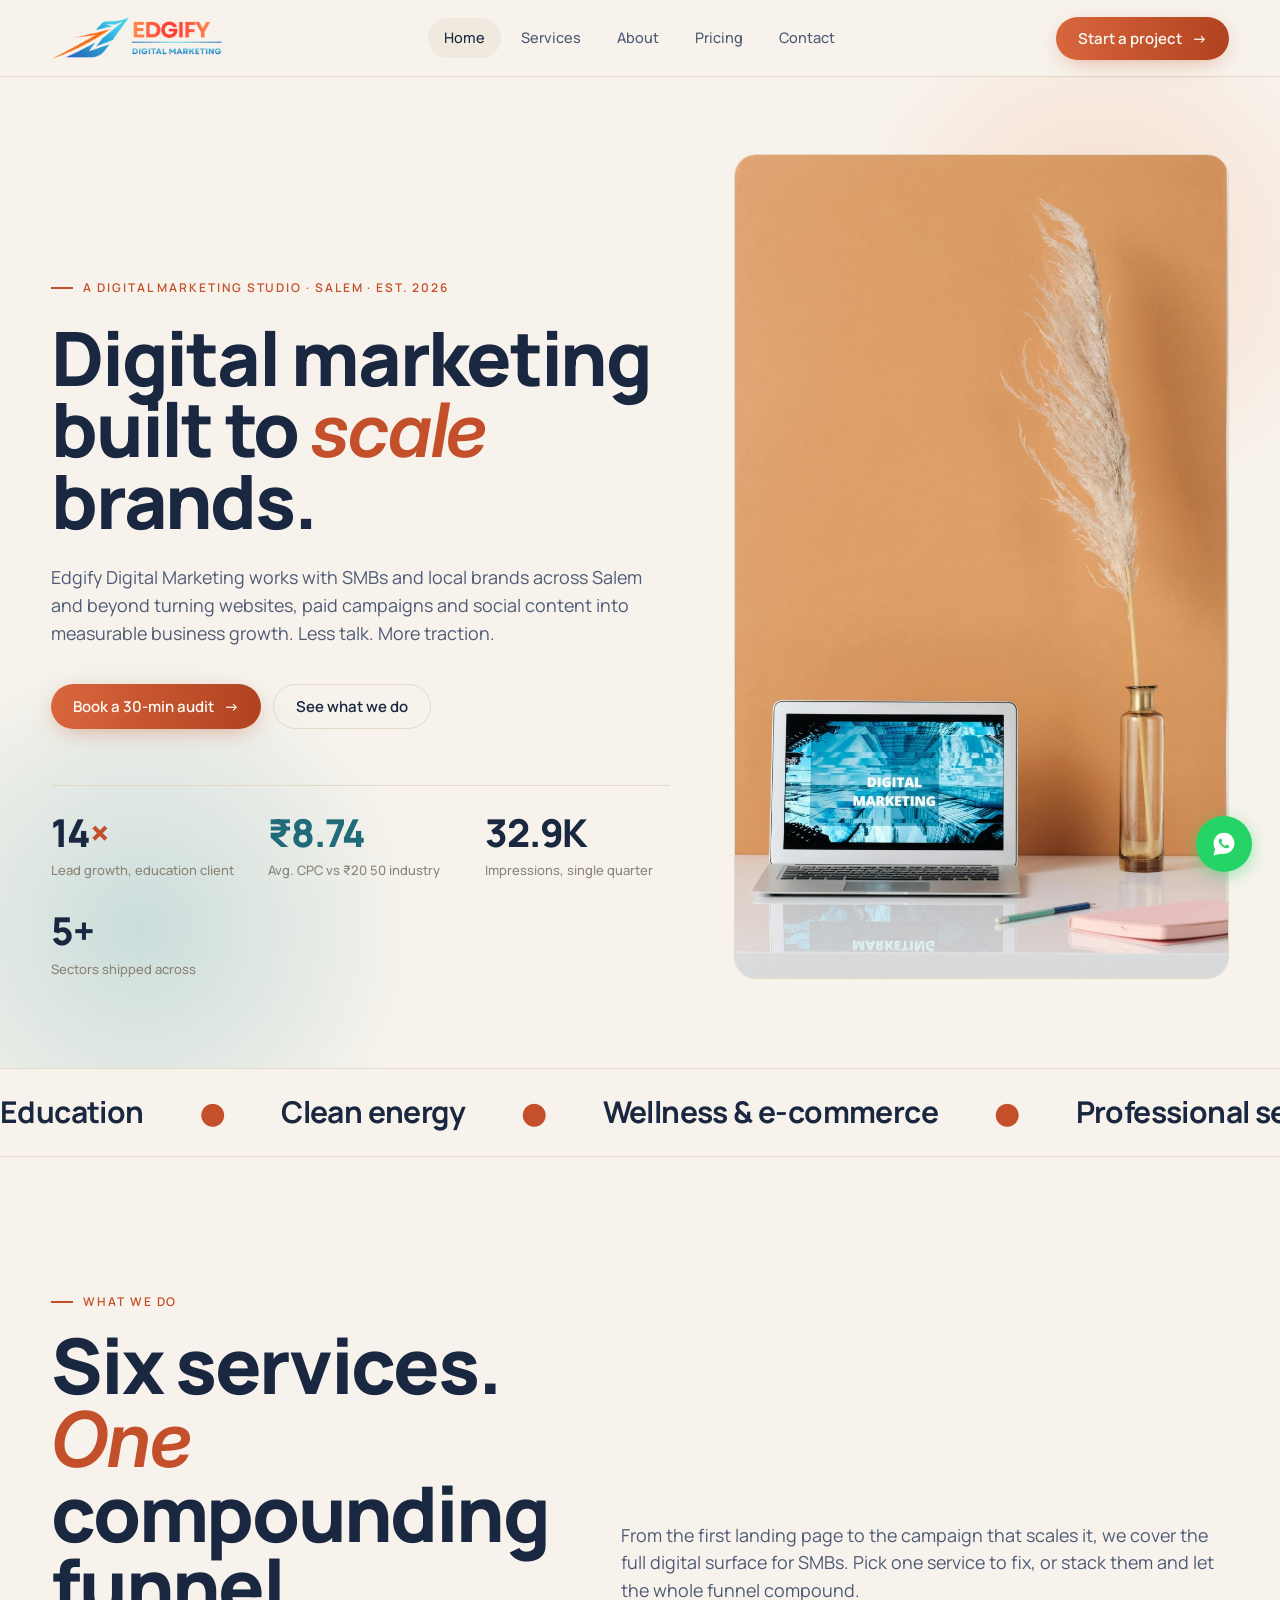
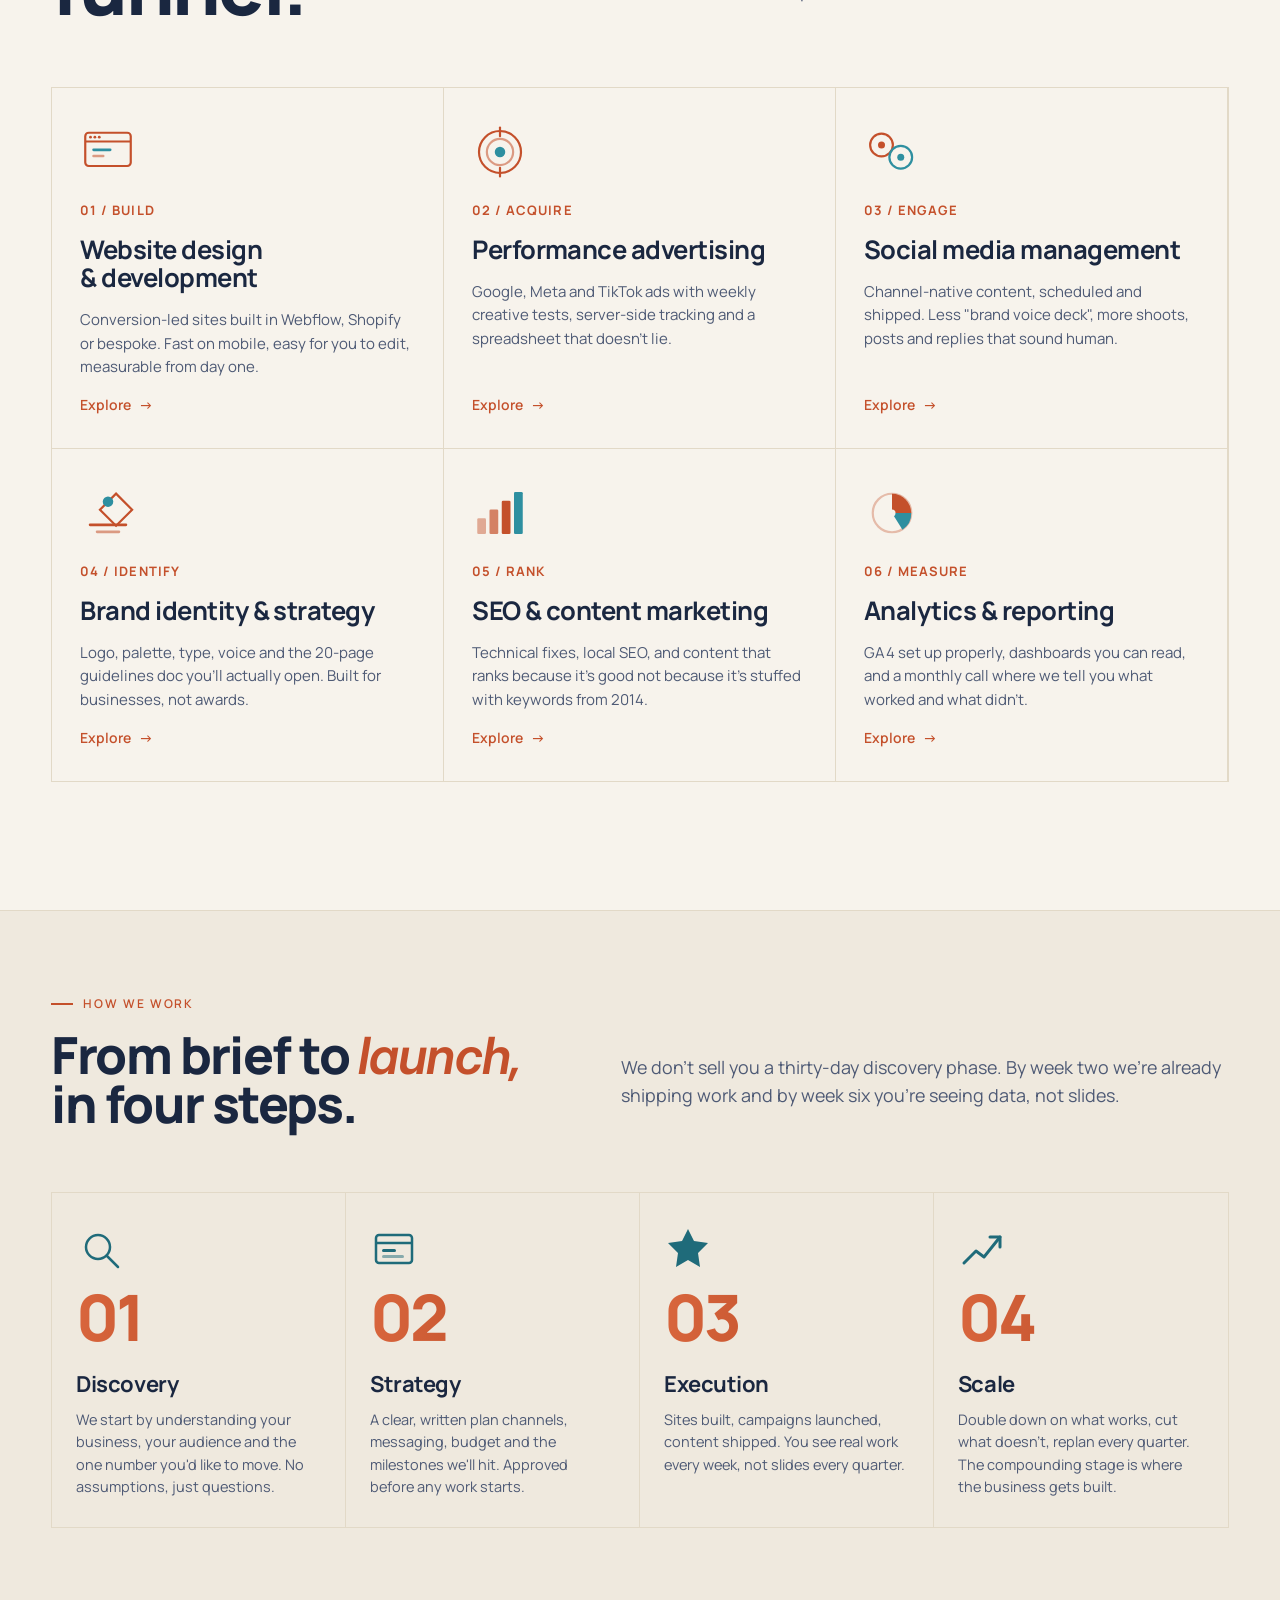
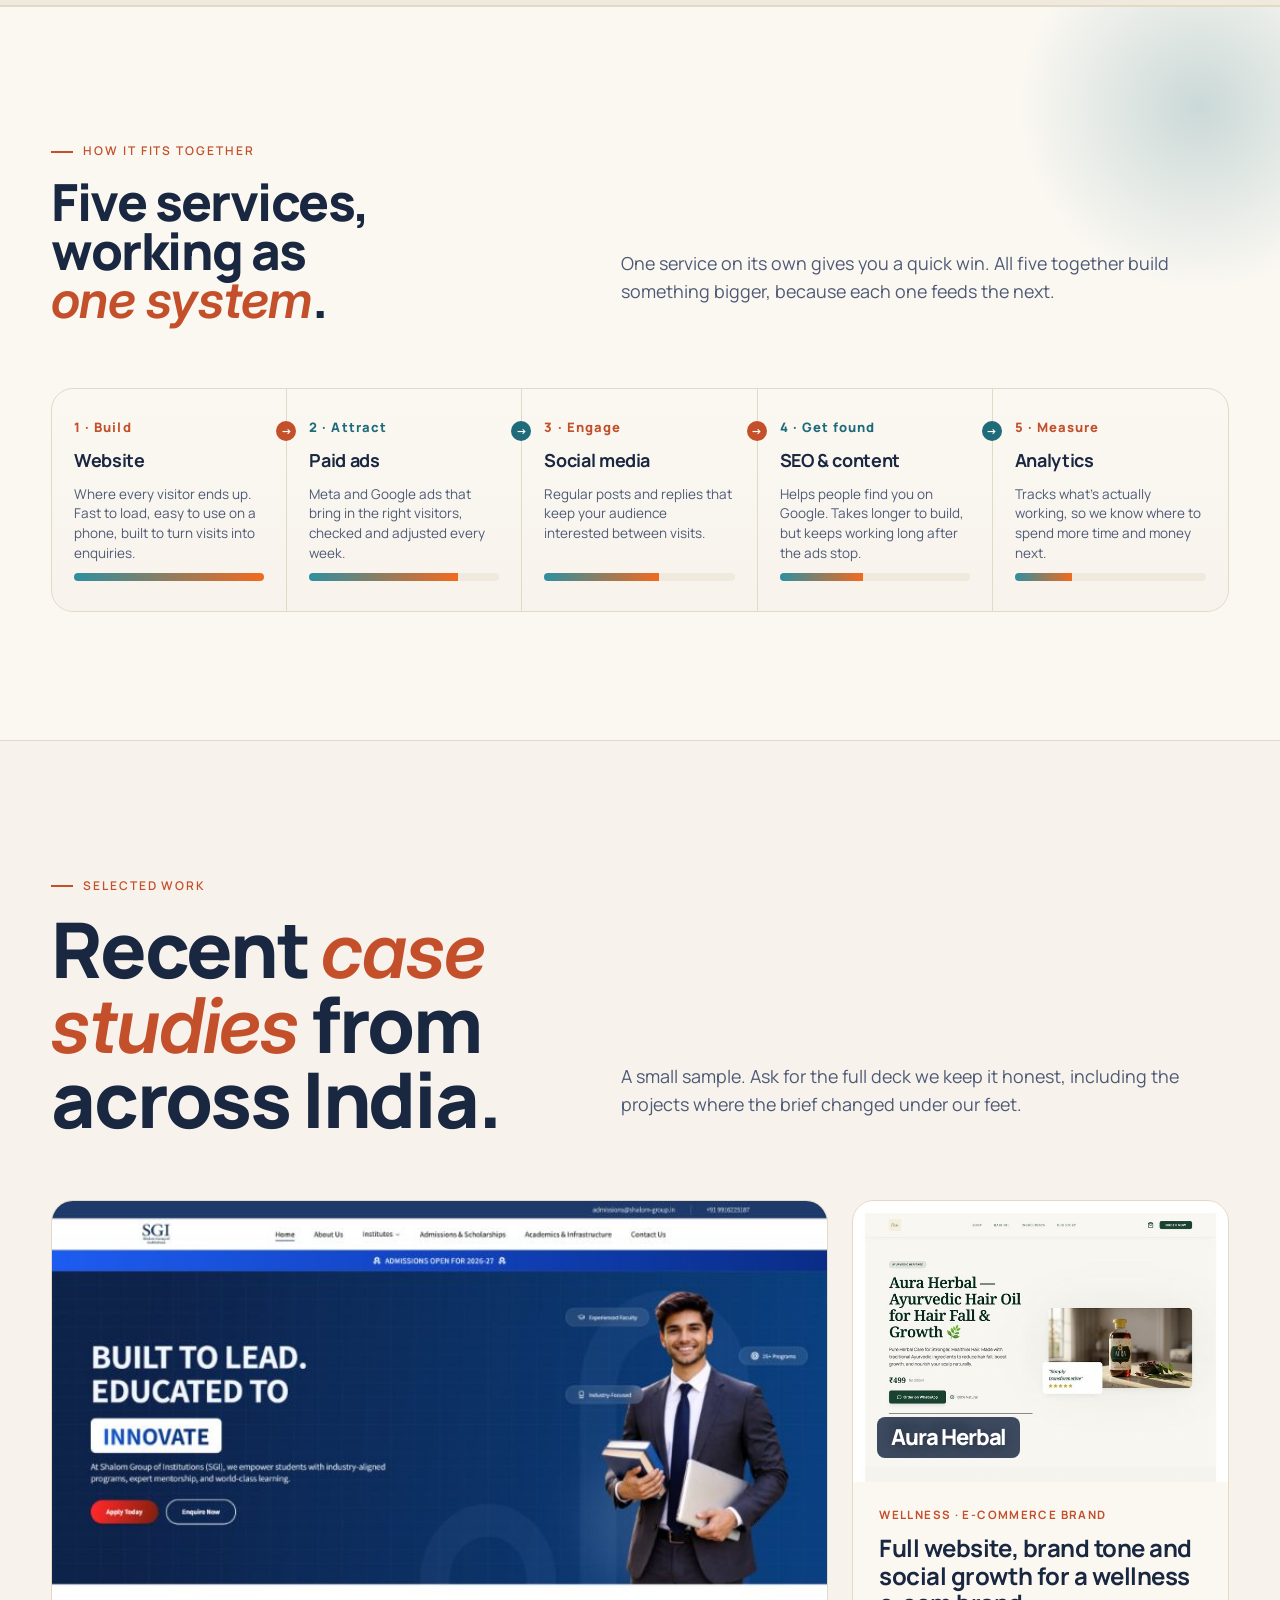
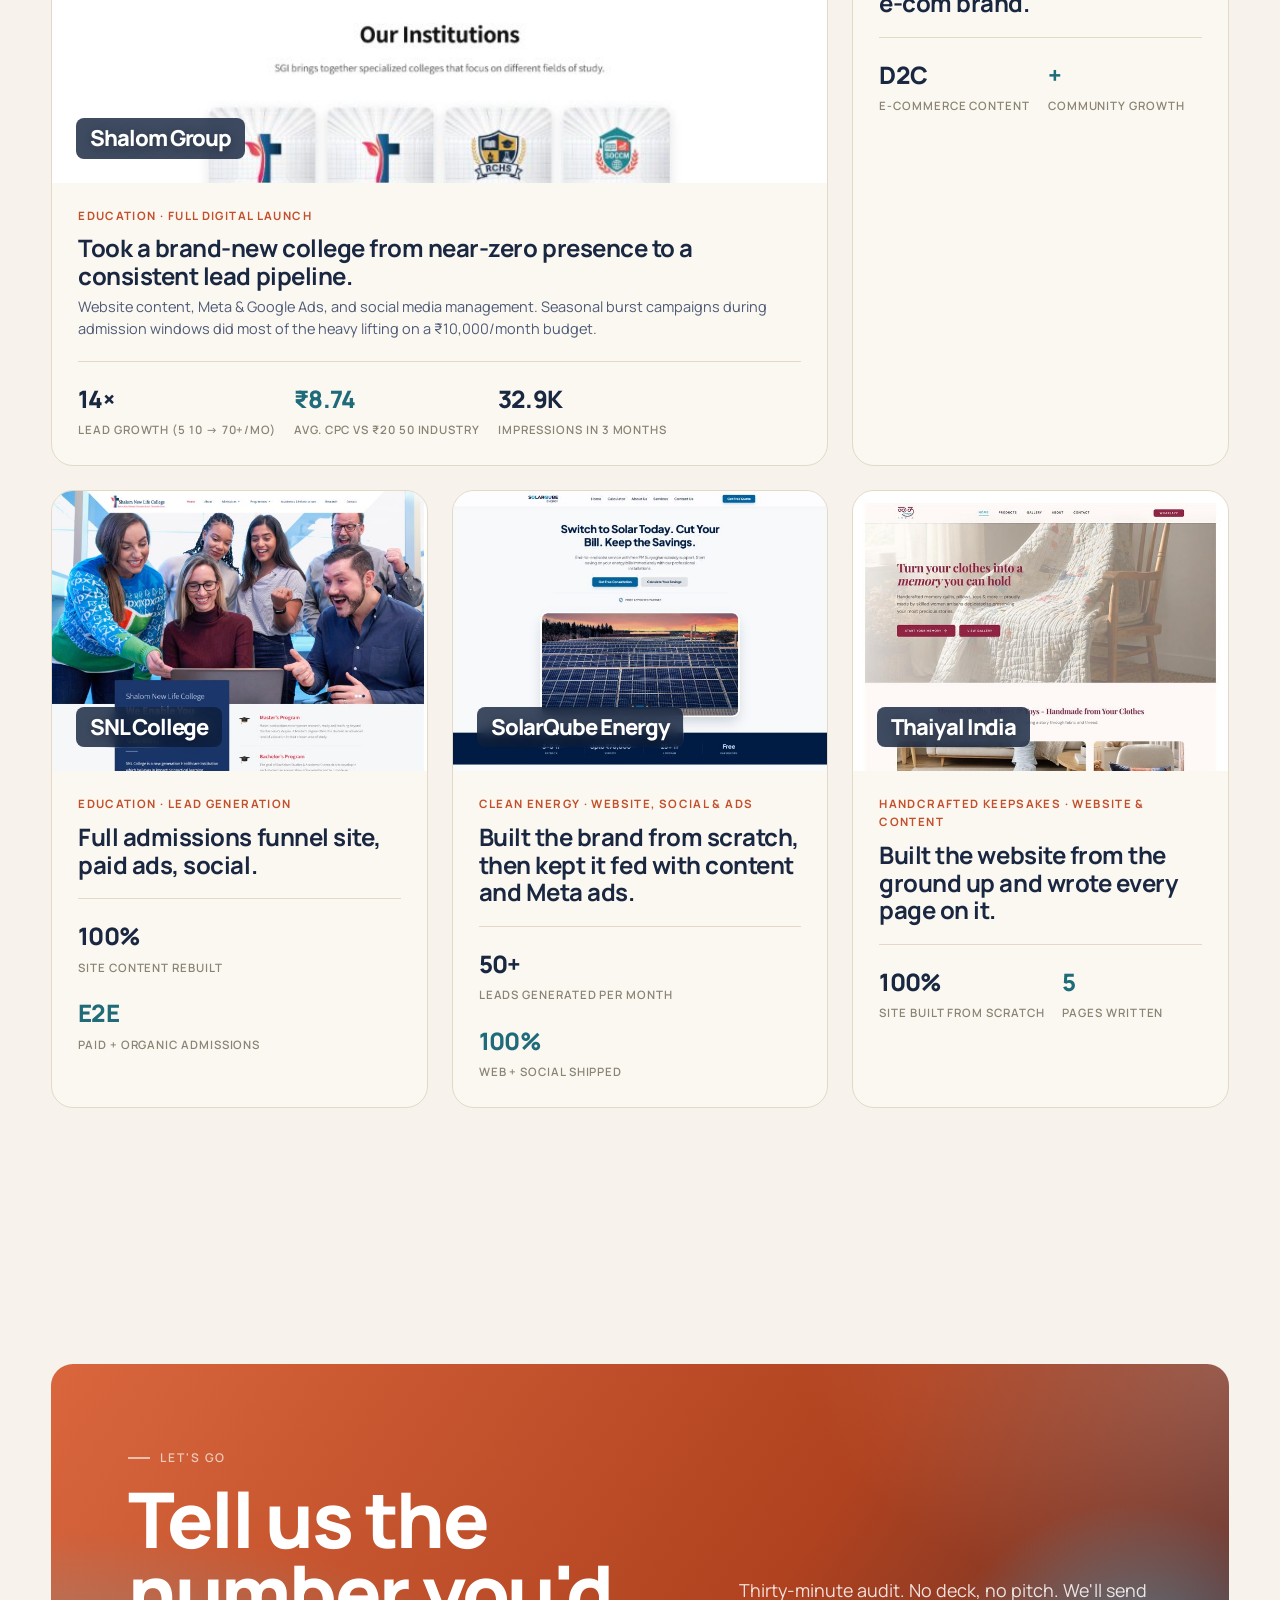
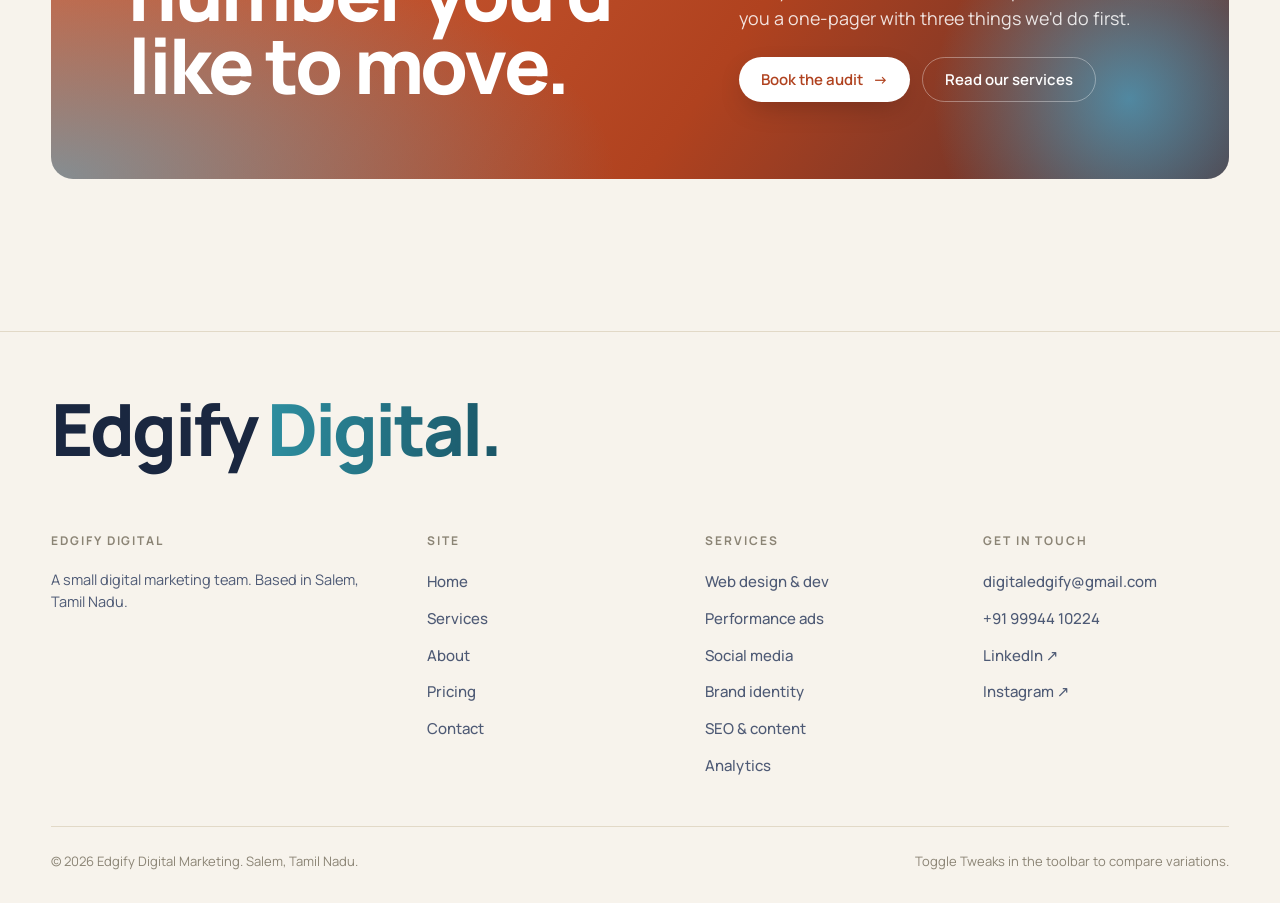
<file: index.html>
<!DOCTYPE html>
<html lang="en" data-variation="editorial">
<head>
<!-- Meta Pixel Code -->
<script>
!function(f,b,e,v,n,t,s)
{if(f.fbq)return;n=f.fbq=function(){n.callMethod?
n.callMethod.apply(n,arguments):n.queue.push(arguments)};
if(!f._fbq)f._fbq=n;n.push=n;n.loaded=!0;n.version='2.0';
n.queue=[];t=b.createElement(e);t.async=!0;
t.src=v;s=b.getElementsByTagName(e)[0];
s.parentNode.insertBefore(t,s)}(window, document,'script',
'https://connect.facebook.net/en_US/fbevents.js');
fbq('init', '1009293238755650');
fbq('track', 'PageView');
</script>
<!-- End Meta Pixel Code -->
<meta charset="UTF-8" />
<meta name="viewport" content="width=device-width, initial-scale=1.0" />
<!-- Google Tag Manager -->
<script>(function(w,d,s,l,i){w[l]=w[l]||[];w[l].push({'gtm.start':
new Date().getTime(),event:'gtm.js'});var f=d.getElementsByTagName(s)[0],
j=d.createElement(s),dl=l!='dataLayer'?'&l='+l:'';j.async=true;j.src=
'https://www.googletagmanager.com/gtm.js?id='+i+dl;f.parentNode.insertBefore(j,f);
})(window,document,'script','dataLayer','GTM-NL3HXFH4');</script>
<!-- End Google Tag Manager -->
<title>Edgify Digital Marketing | Web, Ads &amp; Social for Salem SMBs</title>
<meta name="description" content="Digital marketing agency in Salem, Tamil Nadu. Websites, Meta &amp; Google ads, social media and SEO that turn into real leads for small businesses." />
<link rel="canonical" href="https://www.edgifydigital.in/" />
<meta property="og:type" content="website" />
<meta property="og:site_name" content="Edgify Digital Marketing" />
<meta property="og:title" content="Edgify Digital Marketing | Web, Ads &amp; Social for Salem SMBs" />
<meta property="og:description" content="Digital marketing agency in Salem, Tamil Nadu. Websites, Meta &amp; Google ads, social media and SEO that turn into real leads for small businesses." />
<meta property="og:url" content="https://www.edgifydigital.in/" />
<meta property="og:image" content="https://www.edgifydigital.in/assets/hero-photo.jpg" />
<meta name="twitter:card" content="summary_large_image" />
<meta name="twitter:title" content="Edgify Digital Marketing | Web, Ads &amp; Social for Salem SMBs" />
<meta name="twitter:description" content="Digital marketing agency in Salem, Tamil Nadu. Websites, Meta &amp; Google ads, social media and SEO that turn into real leads for small businesses." />
<meta name="robots" content="index, follow" />
<script type="application/ld+json">
{
 "@context": "https://schema.org",
 "@type": "MarketingAgency",
 "name": "Edgify Digital Marketing",
 "url": "https://www.edgifydigital.in/",
 "image": "https://www.edgifydigital.in/assets/hero-photo.jpg",
 "description": "Digital marketing agency offering website design, paid advertising, social media management, SEO and content marketing for small and medium businesses.",
 "address": {
 "@type": "PostalAddress",
 "addressLocality": "Salem",
 "addressRegion": "Tamil Nadu",
 "addressCountry": "IN"
 },
 "areaServed": "Tamil Nadu",
 "sameAs": []
}
</script>
<link rel="stylesheet" href="assets/styles.css" />
</head>
<body data-screen-label="Home">
<!-- Meta Pixel (noscript) -->
<noscript><img height="1" width="1" style="display:none"
src="https://www.facebook.com/tr?id=1009293238755650&ev=PageView&noscript=1"
/></noscript>
<!-- Google Tag Manager (noscript) -->
<noscript><iframe src="https://www.googletagmanager.com/ns.html?id=GTM-NL3HXFH4"
height="0" width="0" style="display:none;visibility:hidden"></iframe></noscript>
<!-- End Google Tag Manager (noscript) --> 

<!-- ============== NAV ============== -->
<header class="nav">
 <div class="container nav-inner">
 <a class="brand" href="index.html" aria-label="Edgify Digital Marketing home"><img src="assets/edgify-logo-light.png" alt="Edgify Digital Marketing" /></a>
 <nav class="nav-links" aria-label="Primary">
 <a href="index.html" class="is-active">Home</a>
 <a href="services.html">Services</a>
 <a href="about.html">About</a>
 <a href="pricing.html">Pricing</a>
 <a href="contact.html">Contact</a>
 </nav>
 <div class="nav-cta">
 <a href="contact.html" class="btn btn-primary">Start a project <span class="btn-arrow">→</span></a>
 </div>
 </div>
</header>

<!-- ============== HERO ============== -->
<section class="hero" data-layout="split">
 <div class="container">
 <div class="hero-grid">
 <div>
 <div class="eyebrow">A DIGITAL MARKETING STUDIO &middot; SALEM &middot; EST. 2026</div>
 <h1 class="display h-xl" style="margin-top: 24px; font-size: 75px">
 Digital marketing<br />built to <span class="ital">scale</span> brands.
 </h1>
 <p class="lede" style="margin-top:28px;">
 Edgify Digital Marketing works with SMBs and local brands across Salem and beyond turning websites, paid campaigns and social content into measurable business growth.
 Less talk. More traction.
 </p>
 <div class="hero-actions">
 <a href="contact.html" class="btn btn-primary">Book a 30-min audit <span class="btn-arrow">→</span></a>
 <a href="services.html" class="btn btn-ghost">See what we do</a>
 </div>
 <div class="hero-meta">
 <div>
 <div class="num">14<span style="color:var(--accent)">×</span></div>
 <div class="lbl">Lead growth, education client</div>
 </div>
 <div>
 <div class="num">&#8377;8.74</div>
 <div class="lbl">Avg. CPC vs &#8377;20 50 industry</div>
 </div>
 <div>
 <div class="num">32.9K</div>
 <div class="lbl">Impressions, single quarter</div>
 </div>
 <div>
 <div class="num">5+</div>
 <div class="lbl">Sectors shipped across</div>
 </div>
 </div>
 </div>

 <!-- Right column: visual panel (split), or numbered rail (list), hidden (centered) -->
 <div class="hero-visual">
 <img class="hero-photo" src="assets/hero-photo.jpg" alt="A digital marketing workspace laptop, notebook and pampas grass on a warm-toned desk" />
 </div>
 <aside class="hero-rail" aria-label="What we do at a glance">
 <ol>
 <li><span>01</span><span>Website design &amp; development</span><span>→</span></li>
 <li><span>02</span><span>Performance advertising</span><span>→</span></li>
 <li><span>03</span><span>Social media management</span><span>→</span></li>
 <li><span>04</span><span>Brand identity &amp; strategy</span><span>→</span></li>
 <li><span>05</span><span>SEO &amp; content marketing</span><span>→</span></li>
 <li><span>06</span><span>Analytics &amp; reporting</span><span>→</span></li>
 </ol>
 </aside>
 </div>
 </div>
</section>

<!-- ============== MARQUEE / CLIENT STRIP ============== -->
<section class="marquee" aria-label="Sectors we work in">
 <div class="marquee-track">
 <span>Education</span><span class="dot">●</span>
 <span>Clean energy</span><span class="dot">●</span>
 <span>Wellness &amp; e-commerce</span><span class="dot">●</span>
 <span>Professional services</span><span class="dot">●</span>
 <span>FMCG</span><span class="dot">●</span>
 <span>B2B SaaS</span><span class="dot">●</span>
 <span>Sustainability</span><span class="dot">●</span>
 <span>Education</span><span class="dot">●</span>
 <span>Clean energy</span><span class="dot">●</span>
 <span>Wellness &amp; e-commerce</span><span class="dot">●</span>
 <span>Professional services</span><span class="dot">●</span>
 <span>FMCG</span><span class="dot">●</span>
 <span>B2B SaaS</span><span class="dot">●</span>
 <span>Sustainability</span><span class="dot">●</span>
 </div>
</section>

<!-- ============== SERVICES ============== -->
<section class="section">
 <div class="container">
 <div class="section-head">
 <div>
 <div class="eyebrow">What we do</div>
 <h2 class="display h-lg" style="margin-top:18px;">
 Six services. <span class="ital">One</span> compounding funnel.
 </h2>
 </div>
 <p class="lede">
 From the first landing page to the campaign that scales it, we cover the full
 digital surface for SMBs. Pick one service to fix, or stack them and let the
 whole funnel compound.
 </p>
 </div>
 </div>

 <div class="container" style="padding-inline:0;">
 <div class="services" style="border-inline:1px solid var(--line);margin-inline:var(--pad);">
 <article class="service">
 <div class="service-mark" aria-hidden="true">
 <svg viewBox="0 0 64 64" fill="none">
 <rect x="6" y="10" width="52" height="38" rx="4" stroke="currentColor" stroke-width="2.5"/>
 <line x1="6" y1="20" x2="58" y2="20" stroke="currentColor" stroke-width="2.5"/>
 <circle cx="12" cy="15" r="1.6" fill="currentColor"/>
 <circle cx="17" cy="15" r="1.6" fill="currentColor"/>
 <circle cx="22" cy="15" r="1.6" fill="currentColor"/>
 <rect x="14" y="28" width="22" height="3" rx="1.5" fill="var(--brand-cyan)"/>
 <rect x="14" y="35" width="14" height="3" rx="1.5" fill="currentColor" opacity="0.55"/>
 </svg>
 </div>
 <div class="service-num">01 / Build</div>
 <h3>Website design &amp; development</h3>
 <p>Conversion-led sites built in Webflow, Shopify or bespoke. Fast on mobile, easy for you to edit, measurable from day one.</p>
 <a class="service-cta" href="services.html#web">Explore <span>→</span></a>
 </article>
 <article class="service">
 <div class="service-mark" aria-hidden="true">
 <svg viewBox="0 0 64 64" fill="none">
 <circle cx="32" cy="32" r="24" stroke="currentColor" stroke-width="2.5"/>
 <circle cx="32" cy="32" r="15" stroke="currentColor" stroke-width="2.5" opacity="0.55"/>
 <circle cx="32" cy="32" r="6" fill="var(--brand-cyan)"/>
 <path d="M32 4 L32 14" stroke="currentColor" stroke-width="2.5" stroke-linecap="round"/>
 <path d="M32 50 L32 60" stroke="currentColor" stroke-width="2.5" stroke-linecap="round"/>
 </svg>
 </div>
 <div class="service-num">02 / Acquire</div>
 <h3>Performance advertising</h3>
 <p>Google, Meta and TikTok ads with weekly creative tests, server-side tracking and a spreadsheet that doesn't lie.</p>
 <a class="service-cta" href="services.html#ads">Explore <span>→</span></a>
 </article>
 <article class="service">
 <div class="service-mark" aria-hidden="true">
 <svg viewBox="0 0 64 64" fill="none">
 <circle cx="20" cy="24" r="13" stroke="currentColor" stroke-width="2.5"/>
 <circle cx="42" cy="38" r="13" stroke="var(--brand-cyan)" stroke-width="2.5"/>
 <circle cx="20" cy="24" r="4" fill="currentColor"/>
 <circle cx="42" cy="38" r="4" fill="var(--brand-cyan)"/>
 </svg>
 </div>
 <div class="service-num">03 / Engage</div>
 <h3>Social media management</h3>
 <p>Channel-native content, scheduled and shipped. Less &quot;brand voice deck&quot;, more shoots, posts and replies that sound human.</p>
 <a class="service-cta" href="services.html#social">Explore <span>→</span></a>
 </article>
 <article class="service">
 <div class="service-mark" aria-hidden="true">
 <svg viewBox="0 0 64 64" fill="none">
 <rect x="32" y="6" width="26" height="26" transform="rotate(45 32 19)" stroke="currentColor" stroke-width="2.5"/>
 <circle cx="32" cy="19" r="6" fill="var(--brand-cyan)"/>
 <rect x="10" y="44" width="44" height="3" rx="1.5" fill="currentColor"/>
 <rect x="18" y="52" width="28" height="3" rx="1.5" fill="currentColor" opacity="0.55"/>
 </svg>
 </div>
 <div class="service-num">04 / Identify</div>
 <h3>Brand identity &amp; strategy</h3>
 <p>Logo, palette, type, voice and the 20-page guidelines doc you'll actually open. Built for businesses, not awards.</p>
 <a class="service-cta" href="services.html#brand">Explore <span>→</span></a>
 </article>
 <article class="service">
 <div class="service-mark" aria-hidden="true">
 <svg viewBox="0 0 64 64" fill="none">
 <rect x="6" y="38" width="10" height="18" rx="1.5" fill="currentColor" opacity="0.45"/>
 <rect x="20" y="28" width="10" height="28" rx="1.5" fill="currentColor" opacity="0.7"/>
 <rect x="34" y="18" width="10" height="38" rx="1.5" fill="currentColor"/>
 <rect x="48" y="8" width="10" height="48" rx="1.5" fill="var(--brand-cyan)"/>
 </svg>
 </div>
 <div class="service-num">05 / Rank</div>
 <h3>SEO &amp; content marketing</h3>
 <p>Technical fixes, local SEO, and content that ranks because it's good not because it's stuffed with keywords from 2014.</p>
 <a class="service-cta" href="services.html#seo">Explore <span>→</span></a>
 </article>
 <article class="service">
 <div class="service-mark" aria-hidden="true">
 <svg viewBox="0 0 64 64" fill="none">
 <circle cx="32" cy="32" r="22" stroke="currentColor" stroke-width="2.5" opacity="0.35"/>
 <path d="M32 10 A22 22 0 0 1 54 32 L32 32 Z" fill="currentColor"/>
 <path d="M54 32 A22 22 0 0 1 44 51 L32 32 Z" fill="var(--brand-cyan)"/>
 <circle cx="32" cy="32" r="4" fill="var(--bg)"/>
 </svg>
 </div>
 <div class="service-num">06 / Measure</div>
 <h3>Analytics &amp; reporting</h3>
 <p>GA4 set up properly, dashboards you can read, and a monthly call where we tell you what worked and what didn't.</p>
 <a class="service-cta" href="services.html#analytics">Explore <span>→</span></a>
 </article>
 </div>
 </div>
</section>

<!-- ============== PROCESS ============== -->
<section class="section-tight" style="background:var(--bg-2);border-block:1px solid var(--line);">
 <div class="container">
 <div class="section-head">
 <div>
 <div class="eyebrow">How we work</div>
 <h2 class="display h-md" style="margin-top:16px;">From brief to <span class="ital">launch,</span> in four steps.</h2>
 </div>
 <p class="lede">
 We don't sell you a thirty-day discovery phase. By week two we're already
 shipping work and by week six you're seeing data, not slides.
 </p>
 </div>
 </div>
 <div class="container" style="padding-inline:0;">
 <div class="steps" style="border-inline:1px solid var(--line);margin-inline:var(--pad);">
 <div class="step">
 <span class="icon-mark"><svg viewBox="0 0 48 48" fill="none">
 <circle cx="22" cy="22" r="12" stroke="currentColor" stroke-width="2.5"/>
 <line x1="31" y1="31" x2="42" y2="42" stroke="currentColor" stroke-width="2.5" stroke-linecap="round"/>
 </svg></span>
 <div class="step-num">01</div>
 <h4>Discovery</h4>
 <p>We start by understanding your business, your audience and the one number you'd like to move. No assumptions, just questions.</p>
 </div>
 <div class="step">
 <span class="icon-mark"><svg viewBox="0 0 48 48" fill="none">
 <rect x="6" y="10" width="36" height="28" rx="3" stroke="currentColor" stroke-width="2.5"/>
 <line x1="6" y1="18" x2="42" y2="18" stroke="currentColor" stroke-width="2.5"/>
 <rect x="12" y="24" width="14" height="3" rx="1.5" fill="currentColor"/>
 <rect x="12" y="30" width="22" height="3" rx="1.5" fill="currentColor" opacity="0.5"/>
 </svg></span>
 <div class="step-num">02</div>
 <h4>Strategy</h4>
 <p>A clear, written plan channels, messaging, budget and the milestones we'll hit. Approved before any work starts.</p>
 </div>
 <div class="step">
 <span class="icon-mark"><svg viewBox="0 0 48 48" fill="none">
 <path d="M24 4 L30 16 L44 18 L34 28 L36 42 L24 35 L12 42 L14 28 L4 18 L18 16 Z" fill="currentColor"/>
 </svg></span>
 <div class="step-num">03</div>
 <h4>Execution</h4>
 <p>Sites built, campaigns launched, content shipped. You see real work every week, not slides every quarter.</p>
 </div>
 <div class="step">
 <span class="icon-mark"><svg viewBox="0 0 48 48" fill="none">
 <path d="M6 38 L18 26 L26 32 L42 12" stroke="currentColor" stroke-width="3" stroke-linecap="round" stroke-linejoin="round" fill="none"/>
 <path d="M32 12 L42 12 L42 22" stroke="currentColor" stroke-width="3" stroke-linecap="round" stroke-linejoin="round" fill="none"/>
 </svg></span>
 <div class="step-num">04</div>
 <h4>Scale</h4>
 <p>Double down on what works, cut what doesn't, replan every quarter. The compounding stage is where the business gets built.</p>
 </div>
 </div>
 </div>
</section>

<!-- ============== FUNNEL INFOGRAPHIC ============== -->
<section class="section section-teal-tint">
 <div class="container">
 <div class="section-head">
 <div>
 <div class="eyebrow">How it fits together</div>
 <h2 class="display h-md" style="margin-top:16px;">Five services, working as <span class="ital">one system</span>.</h2>
 </div>
 <p class="lede">
 One service on its own gives you a quick win. All five together
 build something bigger, because each one feeds the next.
 </p>
 </div>

 <div class="funnel" aria-label="Marketing funnel">
 <div class="funnel-stage">
 <div class="funnel-num">1 · Build</div>
 <h5>Website</h5>
 <p>Where every visitor ends up. Fast to load, easy to use on a phone, built to turn visits into enquiries.</p>
 <div class="funnel-bar"><span style="width:100%"></span></div>
 </div>
 <div class="funnel-stage">
 <div class="funnel-num">2 · Attract</div>
 <h5>Paid ads</h5>
 <p>Meta and Google ads that bring in the right visitors, checked and adjusted every week.</p>
 <div class="funnel-bar"><span style="width:78%"></span></div>
 </div>
 <div class="funnel-stage">
 <div class="funnel-num">3 · Engage</div>
 <h5>Social media</h5>
 <p>Regular posts and replies that keep your audience interested between visits.</p>
 <div class="funnel-bar"><span style="width:60%"></span></div>
 </div>
 <div class="funnel-stage">
 <div class="funnel-num">4 · Get found</div>
 <h5>SEO &amp; content</h5>
 <p>Helps people find you on Google. Takes longer to build, but keeps working long after the ads stop.</p>
 <div class="funnel-bar"><span style="width:44%"></span></div>
 </div>
 <div class="funnel-stage">
 <div class="funnel-num">5 · Measure</div>
 <h5>Analytics</h5>
 <p>Tracks what's actually working, so we know where to spend more time and money next.</p>
 <div class="funnel-bar"><span style="width:30%"></span></div>
 </div>
 </div>
 </div>
</section>

<!-- ============== WORK / CASE STUDIES ============== -->
<section class="section">
 <div class="container">
 <div class="section-head">
 <div>
 <div class="eyebrow">Selected work</div>
 <h2 class="display h-lg" style="margin-top:18px;">Recent <span class="ital">case studies</span> from across India.</h2>
 </div>
 <p class="lede">
 A small sample. Ask for the full deck we keep it honest, including the
 projects where the brief changed under our feet.
 </p>
 </div>

 <div class="work">
 <article class="case case-feature">
 <div class="case-thumb t-1 has-shot">
 <div class="case-shot" style="--shot-end:-86.5%;--shot-dur:9s;">
 <img src="assets/case-shalom.jpg" alt="Shalom Group website" loading="lazy"/>
 </div>
 <span class="thumb-label">Shalom Group</span>
 </div>
 <div class="case-body">
 <div class="case-tag">Education · Full digital launch</div>
 <h4>Took a brand-new college from near-zero presence to a consistent lead pipeline.</h4>
 <p>Website content, Meta &amp; Google Ads, and social media management. Seasonal burst campaigns during admission windows did most of the heavy lifting on a &#8377;10,000/month budget.</p>
 <div class="case-result">
 <div><div class="num">14&times;</div><div class="lbl">Lead growth (5 10 → 70+/mo)</div></div>
 <div><div class="num">&#8377;8.74</div><div class="lbl">Avg. CPC vs &#8377;20 50 industry</div></div>
 <div><div class="num">32.9K</div><div class="lbl">Impressions in 3 months</div></div>
 </div>
 </div>
 </article>

 <article class="case case-half">
 <div class="case-thumb t-4 has-shot">
 <div class="case-shot" style="--shot-end:-82%;--shot-dur:7s;">
 <img src="assets/case-aura.jpg" alt="Aura Herbal website" loading="lazy"/>
 </div>
 <span class="thumb-label">Aura Herbal</span>
 </div>
 <div class="case-body">
 <div class="case-tag">Wellness · E-commerce brand</div>
 <h4>Full website, brand tone and social growth for a wellness e-com brand.</h4>
 <div class="case-result">
 <div><div class="num">D2C</div><div class="lbl">E-commerce content</div></div>
 <div><div class="num">+</div><div class="lbl">Community growth</div></div>
 </div>
 </div>
 </article>

 <article class="case case-half">
 <div class="case-thumb t-3 has-shot">
 <div class="case-shot" style="--shot-end:-90.6%;--shot-dur:12s;">
 <img src="assets/case-snl.jpg" alt="SNL College website" loading="lazy"/>
 </div>
 <span class="thumb-label">SNL College</span>
 </div>
 <div class="case-body">
 <div class="case-tag">Education · Lead generation</div>
 <h4>Full admissions funnel site, paid ads, social.</h4>
 <div class="case-result">
 <div><div class="num">100%</div><div class="lbl">Site content rebuilt</div></div>
 <div><div class="num">E2E</div><div class="lbl">Paid + organic admissions</div></div>
 </div>
 </div>
 </article>

 <article class="case case-half">
 <div class="case-thumb t-2 has-shot">
 <div class="case-shot" style="--shot-end:-85.6%;--shot-dur:8s;">
 <img src="assets/case-solarqube.jpg" alt="SolarQube Energy website" loading="lazy"/>
 </div>
 <span class="thumb-label">SolarQube Energy</span>
 </div>
 <div class="case-body">
 <div class="case-tag">Clean energy · Website, social &amp; ads</div>
 <h4>Built the brand from scratch, then kept it fed with content and Meta ads.</h4>
 <div class="case-result">
 <div><div class="num">50+</div><div class="lbl">Leads generated per month</div></div>
 <div><div class="num">100%</div><div class="lbl">Web + social shipped</div></div>
 </div>
 </div>
 </article>

 <article class="case case-half">
 <div class="case-thumb t-5 has-shot">
 <div class="case-shot" style="--shot-end:-76.2%;--shot-dur:5s;">
 <img src="assets/case-thaiyal.jpg" alt="Thaiyal India website" loading="lazy"/>
 </div>
 <span class="thumb-label">Thaiyal India</span>
 </div>
 <div class="case-body">
 <div class="case-tag">Handcrafted keepsakes · Website &amp; content</div>
 <h4>Built the website from the ground up and wrote every page on it.</h4>
 <div class="case-result">
 <div><div class="num">100%</div><div class="lbl">Site built from scratch</div></div>
 <div><div class="num">5</div><div class="lbl">Pages written</div></div>
 </div>
 </div>
 </article>
 </div>
 </div>
</section>

<!-- ============== CTA ============== -->
<section class="section">
 <div class="container">
 <div class="cta-block">
 <div>
 <div class="eyebrow" style="color:var(--accent-ink);opacity:0.7;">Let's go</div>
 <h2 class="display h-lg" style="margin-top:16px;">Tell us the number you'd like to move.</h2>
 </div>
 <div>
 <p class="lede">Thirty-minute audit. No deck, no pitch. We'll send you a one-pager with three things we'd do first.</p>
 <div class="hero-actions" style="margin-top:24px;">
 <a class="btn btn-primary" href="contact.html">Book the audit <span class="btn-arrow">→</span></a>
 <a class="btn btn-ghost" href="services.html">Read our services</a>
 </div>
 </div>
 </div>
 </div>
</section>

<!-- ============== FOOTER ============== -->
<footer class="footer">
 <div class="container">
 <p class="footer-claim">Edgify <span class="grad">Digital.</span></p>
 <div class="footer-grid">
 <div class="footer-col">
 <h5>Edgify Digital</h5>
 <p style="color:var(--text-dim);font-size:14.5px;max-width:36ch;margin:0;">A small digital marketing team. Based in Salem, Tamil Nadu.</p>
 </div>
 <div class="footer-col">
 <h5>Site</h5>
 <ul>
 <li><a href="index.html">Home</a></li>
 <li><a href="services.html">Services</a></li>
 <li><a href="about.html">About</a></li>
 <li><a href="pricing.html">Pricing</a></li>
 <li><a href="contact.html">Contact</a></li>
 </ul>
 </div>
 <div class="footer-col">
 <h5>Services</h5>
 <ul>
 <li><a href="services.html#web">Web design &amp; dev</a></li>
 <li><a href="services.html#ads">Performance ads</a></li>
 <li><a href="services.html#social">Social media</a></li>
 <li><a href="services.html#brand">Brand identity</a></li>
 <li><a href="services.html#seo">SEO &amp; content</a></li>
 <li><a href="services.html#analytics">Analytics</a></li>
 </ul>
 </div>
 <div class="footer-col">
 <h5>Get in touch</h5>
 <ul>
 <li><a href="mailto:digitaledgify@gmail.com">digitaledgify@gmail.com</a></li>
 <li><a href="tel:+919994410224" class="call-btn">+91 99944 10224</a></li>
 <li><a href="https://www.linkedin.com/company/117165131/admin/dashboard/" target="_blank" rel="noopener">LinkedIn ↗</a></li>
 <li><a href="https://www.instagram.com/edgifydigital_/" target="_blank" rel="noopener">Instagram ↗</a></li>
 </ul>
 </div>
 </div>
 <div class="footer-bottom">
 <span>© 2026 Edgify Digital Marketing. Salem, Tamil Nadu.</span>
 <span>Toggle Tweaks in the toolbar to compare variations.</span>
 </div>
 </div>
</footer>

<script src="assets/mobile-nav.js"></script>
<script src="assets/tweaks.js"></script>
<script src="assets/pixel-events.js"></script>

<!-- WhatsApp Float Button -->
<a href="https://wa.me/919994410224?text=Hi!%20I'd%20like%20to%20book%20a%20free%20consultation%20with%20Edgify." class="whatsapp-btn" 
   target="_blank" 
   rel="noopener"
   aria-label="Chat on WhatsApp"
   style="
     position:fixed;
     bottom:28px;
     right:28px;
     z-index:999;
     width:56px;
     height:56px;
     background:#25D366;
     border-radius:50%;
     display:flex;
     align-items:center;
     justify-content:center;
     box-shadow:0 4px 16px rgba(37,211,102,0.45);
     transition:transform .2s ease;
   "
   onmouseover="this.style.transform='scale(1.1)'"
   onmouseout="this.style.transform='scale(1)'">
  <svg width="28" height="28" viewBox="0 0 32 32" fill="white" xmlns="http://www.w3.org/2000/svg">
    <path d="M16 3C9.373 3 4 8.373 4 15c0 2.385.668 4.61 1.832 6.5L4 29l7.75-1.812A11.94 11.94 0 0016 27c6.627 0 12-5.373 12-12S22.627 3 16 3zm5.844 16.523c-.248.697-1.458 1.332-2.01 1.414-.516.077-1.168.11-1.883-.118-.434-.137-.99-.32-1.703-.627-2.994-1.292-4.953-4.3-5.104-4.498-.148-.199-1.207-1.605-1.207-3.063 0-1.457.763-2.175 1.033-2.47.27-.294.588-.368.784-.368.197 0 .393.002.565.01.182.009.425-.069.665.507.248.59.843 2.047.917 2.195.073.148.122.32.024.516-.098.197-.148.32-.295.492-.148.173-.312.386-.444.518-.148.147-.302.308-.13.603.172.295.765 1.262 1.642 2.044 1.128 1.005 2.079 1.316 2.374 1.464.295.148.467.123.64-.074.172-.197.738-.861.935-1.156.197-.295.394-.246.665-.148.27.099 1.722.812 2.017.96.295.148.492.222.566.344.073.122.073.697-.175 1.393z"/>
  </svg>
</a>
<!-- End WhatsApp Float Button -->
</body>
</html>
</file>
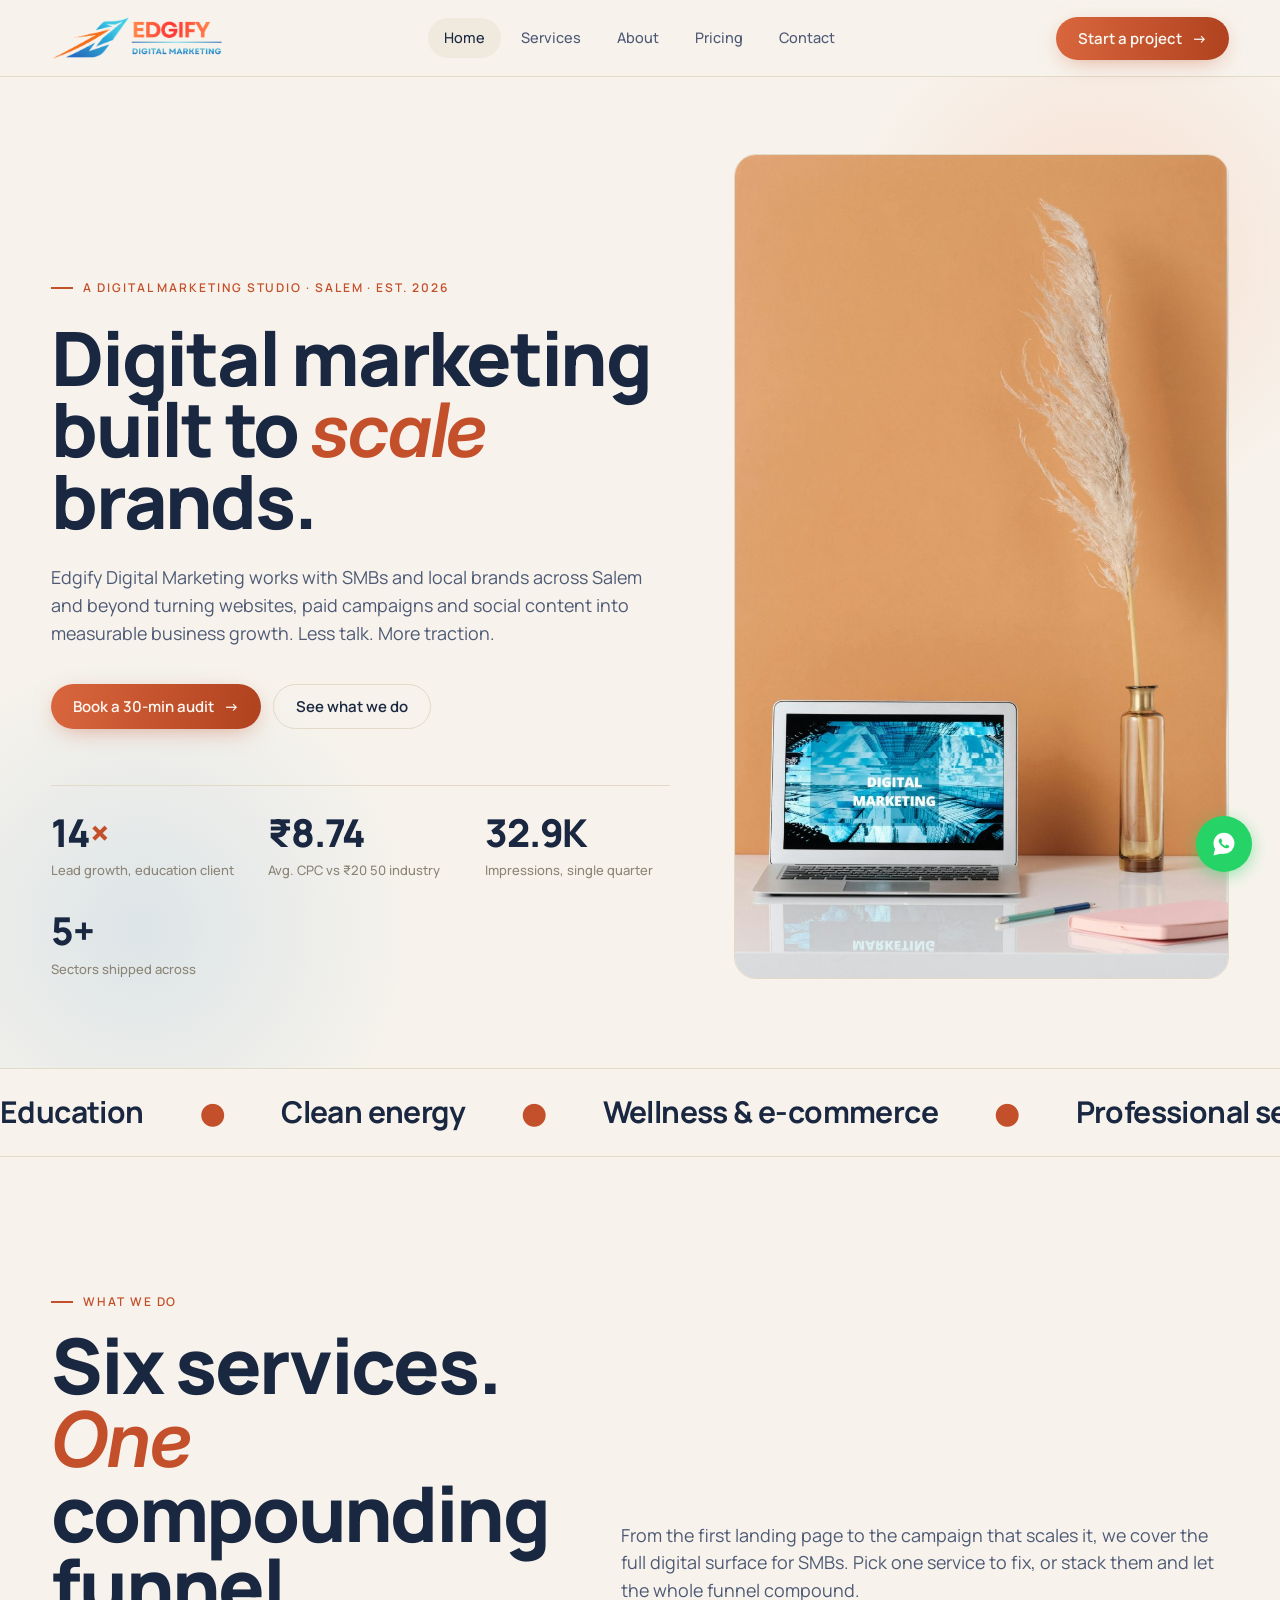
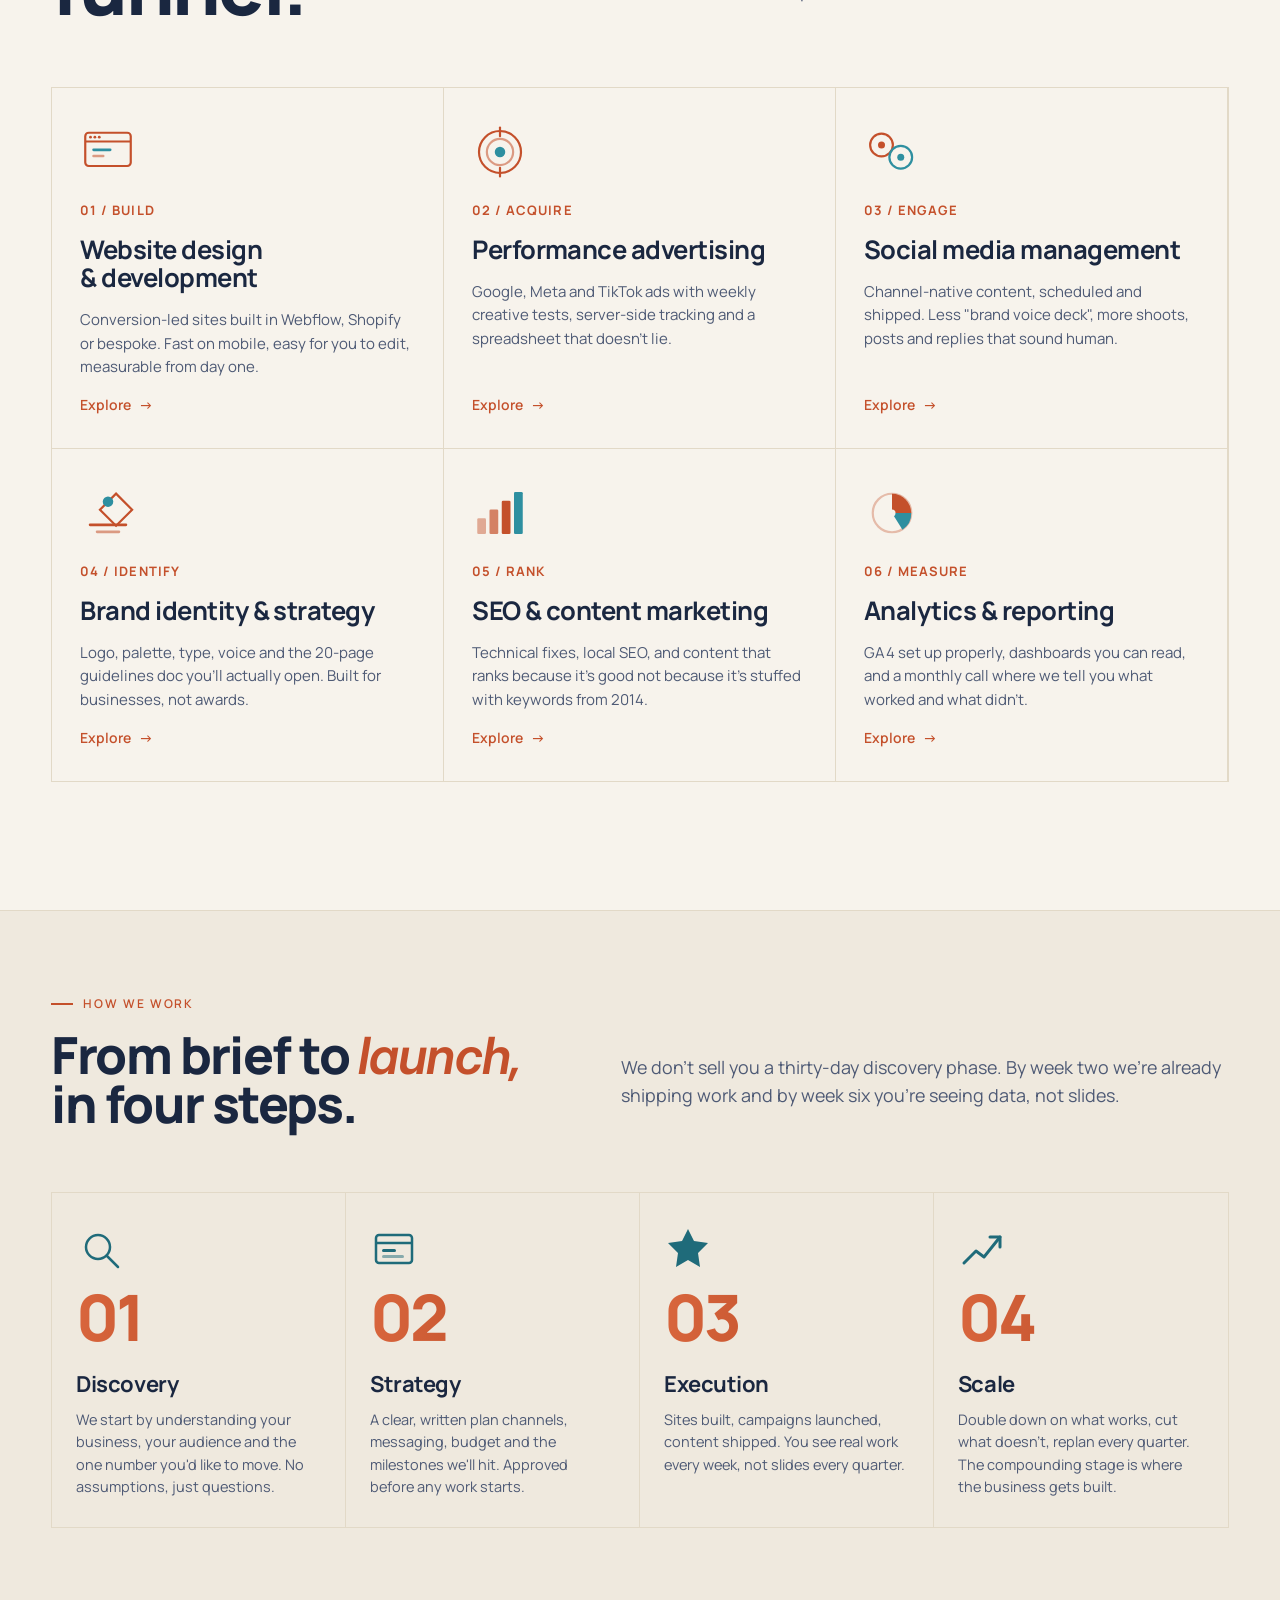
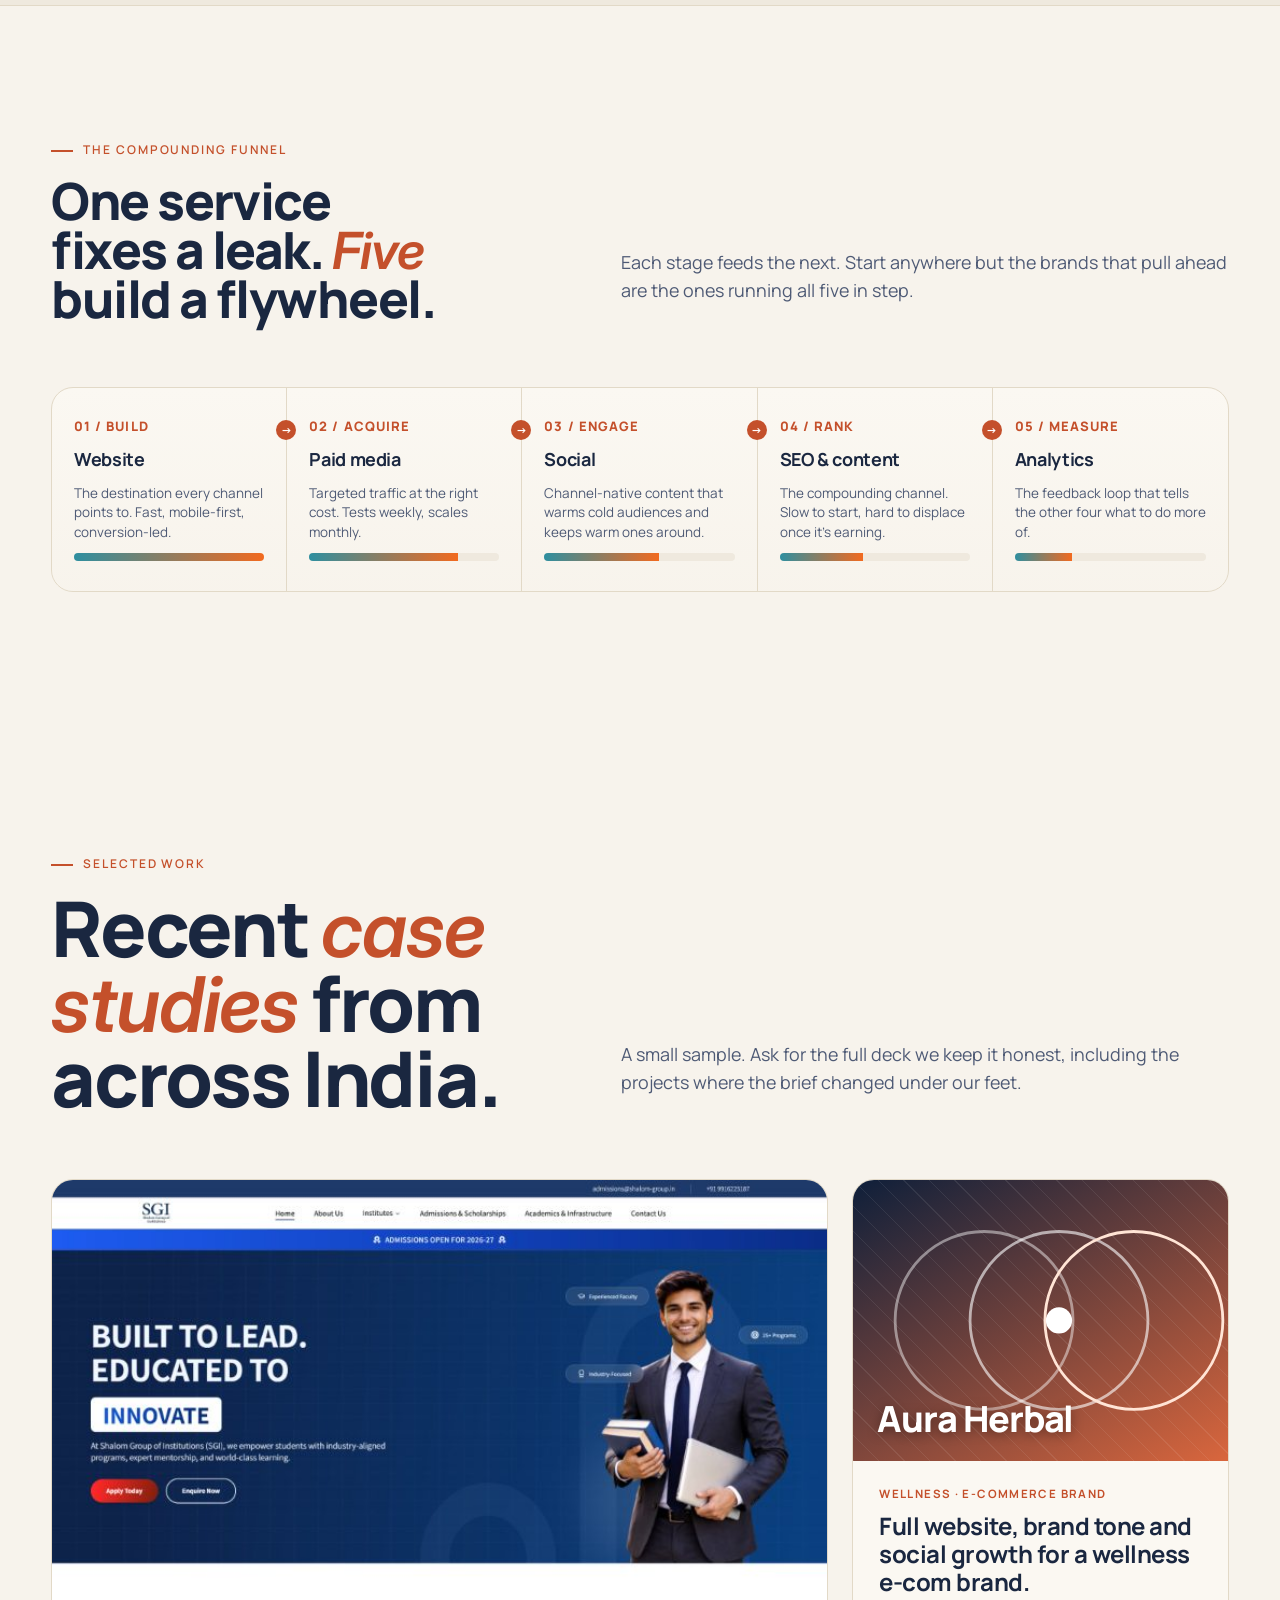
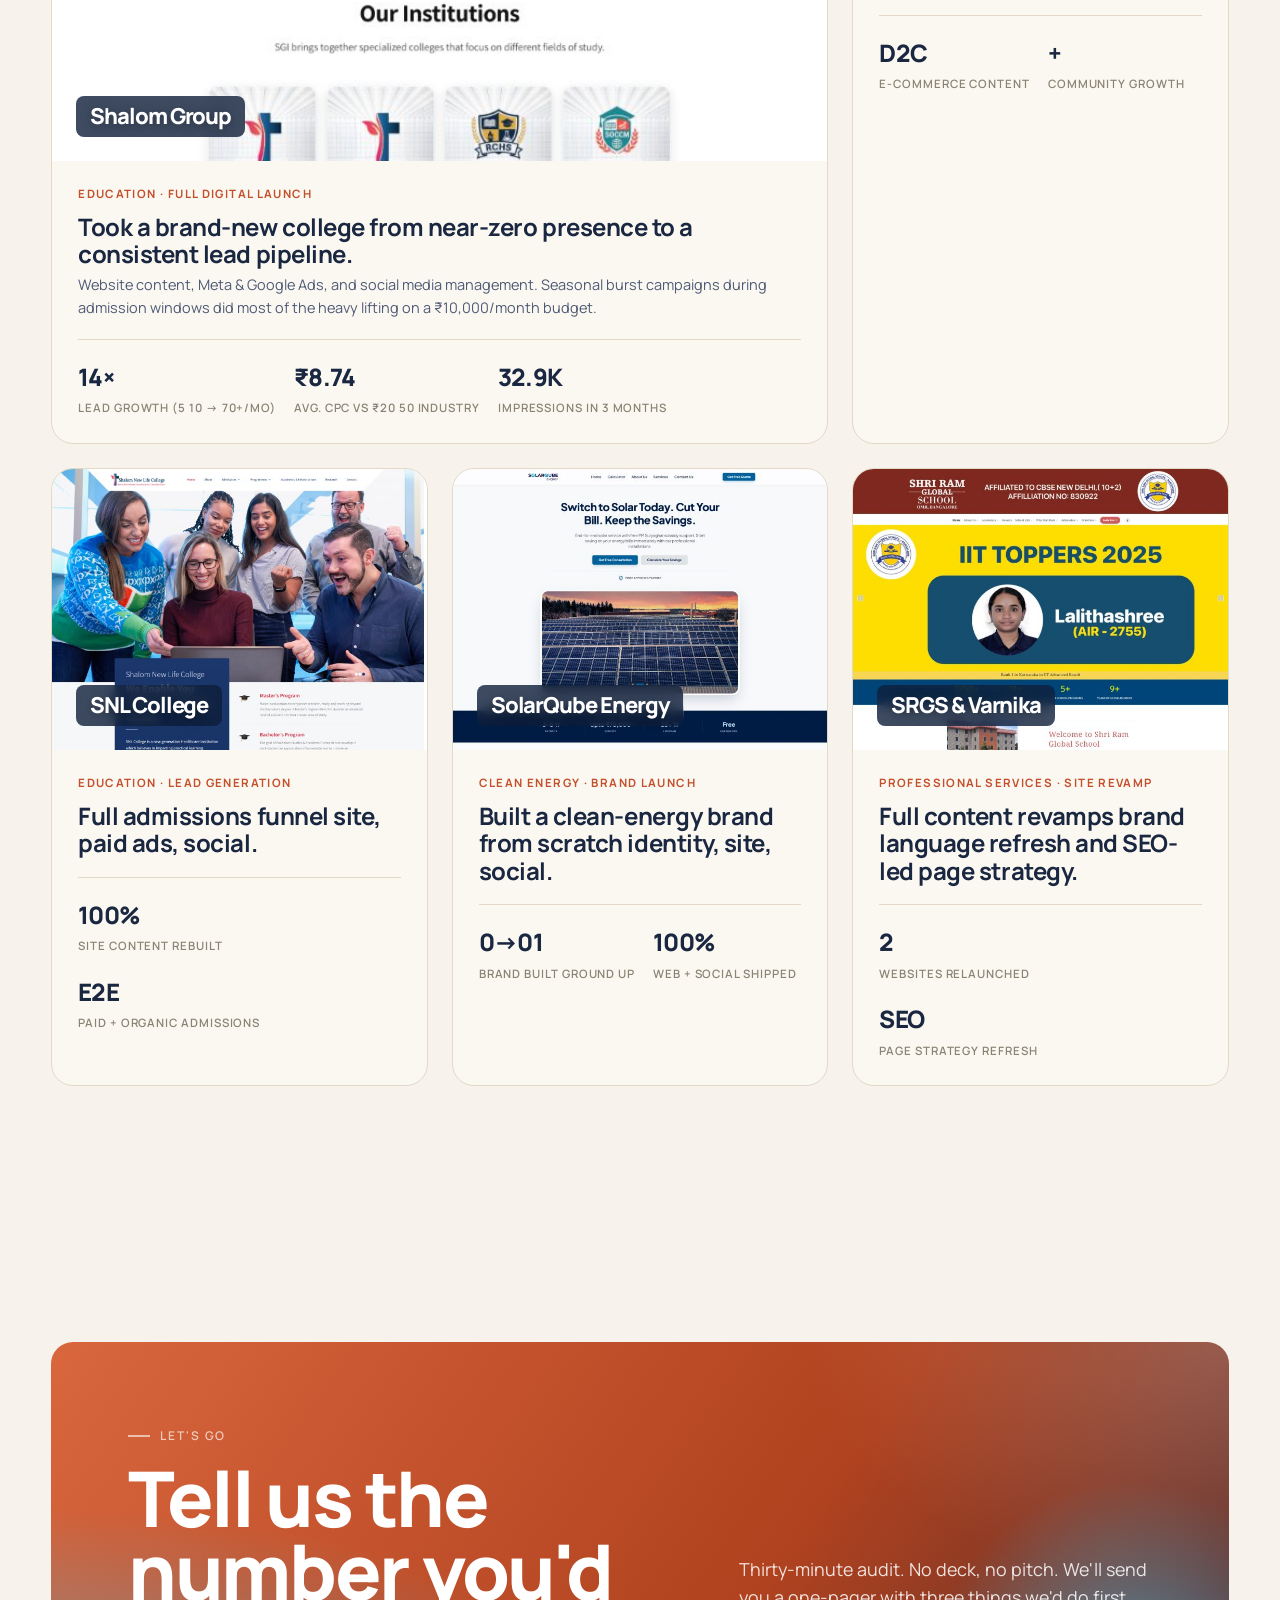
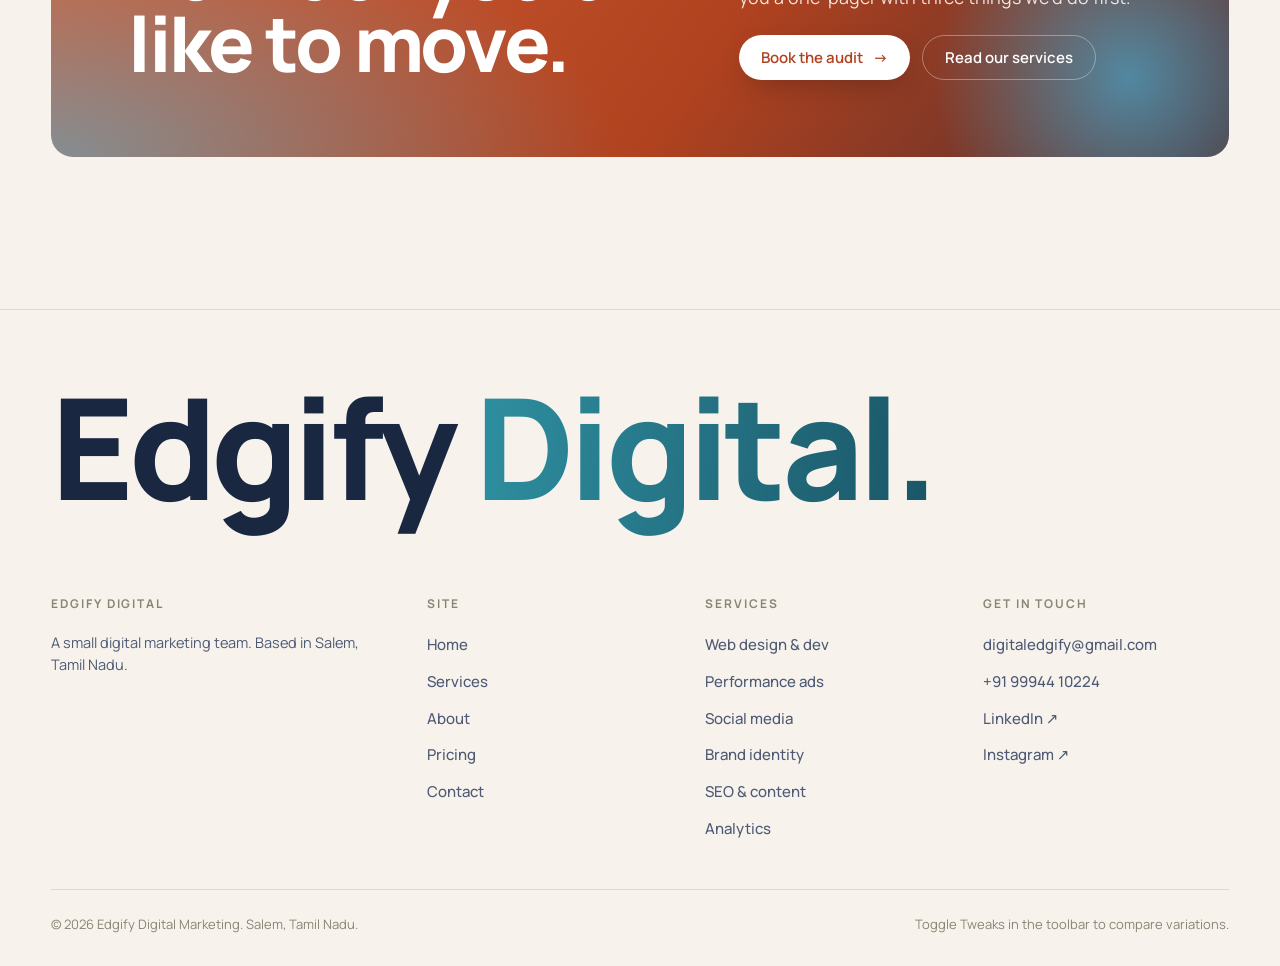
<file: Edgify_Digital-main 3/index.html>
<!DOCTYPE html>
<html lang="en" data-variation="editorial">
<head>
<!-- Meta Pixel Code -->
<script>
!function(f,b,e,v,n,t,s)
{if(f.fbq)return;n=f.fbq=function(){n.callMethod?
n.callMethod.apply(n,arguments):n.queue.push(arguments)};
if(!f._fbq)f._fbq=n;n.push=n;n.loaded=!0;n.version='2.0';
n.queue=[];t=b.createElement(e);t.async=!0;
t.src=v;s=b.getElementsByTagName(e)[0];
s.parentNode.insertBefore(t,s)}(window, document,'script',
'https://connect.facebook.net/en_US/fbevents.js');
fbq('init', '1009293238755650');
fbq('track', 'PageView');
</script>
<!-- End Meta Pixel Code -->
<meta charset="UTF-8" />
<meta name="viewport" content="width=device-width, initial-scale=1.0" />
<!-- Google Tag Manager -->
<script>(function(w,d,s,l,i){w[l]=w[l]||[];w[l].push({'gtm.start':
new Date().getTime(),event:'gtm.js'});var f=d.getElementsByTagName(s)[0],
j=d.createElement(s),dl=l!='dataLayer'?'&l='+l:'';j.async=true;j.src=
'https://www.googletagmanager.com/gtm.js?id='+i+dl;f.parentNode.insertBefore(j,f);
})(window,document,'script','dataLayer','GTM-NL3HXFH4');</script>
<!-- End Google Tag Manager -->
<title>Edgify Digital Marketing that moves the needle for SMBs</title>
<meta name="description" content="A digital agency for local businesses. Websites, paid media, SEO, social, and brand identity that compounds." />
<link rel="stylesheet" href="assets/styles.css" />
</head>
<body data-screen-label="Home">
<!-- Meta Pixel (noscript) -->
<noscript><img height="1" width="1" style="display:none"
src="https://www.facebook.com/tr?id=1009293238755650&ev=PageView&noscript=1"
/></noscript>
<!-- Google Tag Manager (noscript) -->
<noscript><iframe src="https://www.googletagmanager.com/ns.html?id=GTM-NL3HXFH4"
height="0" width="0" style="display:none;visibility:hidden"></iframe></noscript>
<!-- End Google Tag Manager (noscript) --> 

<!-- ============== NAV ============== -->
<header class="nav">
 <div class="container nav-inner">
 <a class="brand" href="index.html" aria-label="Edgify Digital Marketing home"><img src="assets/edgify-logo-light.png" alt="Edgify Digital Marketing" /></a>
 <nav class="nav-links" aria-label="Primary">
 <a href="index.html" class="is-active">Home</a>
 <a href="services.html">Services</a>
 <a href="about.html">About</a>
 <a href="pricing.html">Pricing</a>
 <a href="contact.html">Contact</a>
 </nav>
 <div class="nav-cta">
 <a href="contact.html" class="btn btn-primary">Start a project <span class="btn-arrow">→</span></a>
 </div>
 </div>
</header>

<!-- ============== HERO ============== -->
<section class="hero" data-layout="split">
 <div class="container">
 <div class="hero-grid">
 <div>
 <div class="eyebrow">A DIGITAL MARKETING STUDIO &middot; SALEM &middot; EST. 2026</div>
 <h1 class="display h-xl" style="margin-top: 24px; font-size: 75px">
 Digital marketing<br />built to <span class="ital">scale</span> brands.
 </h1>
 <p class="lede" style="margin-top:28px;">
 Edgify Digital Marketing works with SMBs and local brands across Salem and beyond turning websites, paid campaigns and social content into measurable business growth.
 Less talk. More traction.
 </p>
 <div class="hero-actions">
 <a href="contact.html" class="btn btn-primary">Book a 30-min audit <span class="btn-arrow">→</span></a>
 <a href="services.html" class="btn btn-ghost">See what we do</a>
 </div>
 <div class="hero-meta">
 <div>
 <div class="num">14<span style="color:var(--accent)">×</span></div>
 <div class="lbl">Lead growth, education client</div>
 </div>
 <div>
 <div class="num">&#8377;8.74</div>
 <div class="lbl">Avg. CPC vs &#8377;20 50 industry</div>
 </div>
 <div>
 <div class="num">32.9K</div>
 <div class="lbl">Impressions, single quarter</div>
 </div>
 <div>
 <div class="num">5+</div>
 <div class="lbl">Sectors shipped across</div>
 </div>
 </div>
 </div>

 <!-- Right column: visual panel (split), or numbered rail (list), hidden (centered) -->
 <div class="hero-visual">
 <img class="hero-photo" src="assets/hero-photo.jpg" alt="A digital marketing workspace laptop, notebook and pampas grass on a warm-toned desk" />
 </div>
 <aside class="hero-rail" aria-label="What we do at a glance">
 <ol>
 <li><span>01</span><span>Website design &amp; development</span><span>→</span></li>
 <li><span>02</span><span>Performance advertising</span><span>→</span></li>
 <li><span>03</span><span>Social media management</span><span>→</span></li>
 <li><span>04</span><span>Brand identity &amp; strategy</span><span>→</span></li>
 <li><span>05</span><span>SEO &amp; content marketing</span><span>→</span></li>
 <li><span>06</span><span>Analytics &amp; reporting</span><span>→</span></li>
 </ol>
 </aside>
 </div>
 </div>
</section>

<!-- ============== MARQUEE / CLIENT STRIP ============== -->
<section class="marquee" aria-label="Sectors we work in">
 <div class="marquee-track">
 <span>Education</span><span class="dot">●</span>
 <span>Clean energy</span><span class="dot">●</span>
 <span>Wellness &amp; e-commerce</span><span class="dot">●</span>
 <span>Professional services</span><span class="dot">●</span>
 <span>FMCG</span><span class="dot">●</span>
 <span>B2B SaaS</span><span class="dot">●</span>
 <span>Sustainability</span><span class="dot">●</span>
 <span>Education</span><span class="dot">●</span>
 <span>Clean energy</span><span class="dot">●</span>
 <span>Wellness &amp; e-commerce</span><span class="dot">●</span>
 <span>Professional services</span><span class="dot">●</span>
 <span>FMCG</span><span class="dot">●</span>
 <span>B2B SaaS</span><span class="dot">●</span>
 <span>Sustainability</span><span class="dot">●</span>
 </div>
</section>

<!-- ============== SERVICES ============== -->
<section class="section">
 <div class="container">
 <div class="section-head">
 <div>
 <div class="eyebrow">What we do</div>
 <h2 class="display h-lg" style="margin-top:18px;">
 Six services. <span class="ital">One</span> compounding funnel.
 </h2>
 </div>
 <p class="lede">
 From the first landing page to the campaign that scales it, we cover the full
 digital surface for SMBs. Pick one service to fix, or stack them and let the
 whole funnel compound.
 </p>
 </div>
 </div>

 <div class="container" style="padding-inline:0;">
 <div class="services" style="border-inline:1px solid var(--line);margin-inline:var(--pad);">
 <article class="service">
 <div class="service-mark" aria-hidden="true">
 <svg viewBox="0 0 64 64" fill="none">
 <rect x="6" y="10" width="52" height="38" rx="4" stroke="currentColor" stroke-width="2.5"/>
 <line x1="6" y1="20" x2="58" y2="20" stroke="currentColor" stroke-width="2.5"/>
 <circle cx="12" cy="15" r="1.6" fill="currentColor"/>
 <circle cx="17" cy="15" r="1.6" fill="currentColor"/>
 <circle cx="22" cy="15" r="1.6" fill="currentColor"/>
 <rect x="14" y="28" width="22" height="3" rx="1.5" fill="var(--brand-cyan)"/>
 <rect x="14" y="35" width="14" height="3" rx="1.5" fill="currentColor" opacity="0.55"/>
 </svg>
 </div>
 <div class="service-num">01 / Build</div>
 <h3>Website design &amp; development</h3>
 <p>Conversion-led sites built in Webflow, Shopify or bespoke. Fast on mobile, easy for you to edit, measurable from day one.</p>
 <a class="service-cta" href="services.html#web">Explore <span>→</span></a>
 </article>
 <article class="service">
 <div class="service-mark" aria-hidden="true">
 <svg viewBox="0 0 64 64" fill="none">
 <circle cx="32" cy="32" r="24" stroke="currentColor" stroke-width="2.5"/>
 <circle cx="32" cy="32" r="15" stroke="currentColor" stroke-width="2.5" opacity="0.55"/>
 <circle cx="32" cy="32" r="6" fill="var(--brand-cyan)"/>
 <path d="M32 4 L32 14" stroke="currentColor" stroke-width="2.5" stroke-linecap="round"/>
 <path d="M32 50 L32 60" stroke="currentColor" stroke-width="2.5" stroke-linecap="round"/>
 </svg>
 </div>
 <div class="service-num">02 / Acquire</div>
 <h3>Performance advertising</h3>
 <p>Google, Meta and TikTok ads with weekly creative tests, server-side tracking and a spreadsheet that doesn't lie.</p>
 <a class="service-cta" href="services.html#ads">Explore <span>→</span></a>
 </article>
 <article class="service">
 <div class="service-mark" aria-hidden="true">
 <svg viewBox="0 0 64 64" fill="none">
 <circle cx="20" cy="24" r="13" stroke="currentColor" stroke-width="2.5"/>
 <circle cx="42" cy="38" r="13" stroke="var(--brand-cyan)" stroke-width="2.5"/>
 <circle cx="20" cy="24" r="4" fill="currentColor"/>
 <circle cx="42" cy="38" r="4" fill="var(--brand-cyan)"/>
 </svg>
 </div>
 <div class="service-num">03 / Engage</div>
 <h3>Social media management</h3>
 <p>Channel-native content, scheduled and shipped. Less &quot;brand voice deck&quot;, more shoots, posts and replies that sound human.</p>
 <a class="service-cta" href="services.html#social">Explore <span>→</span></a>
 </article>
 <article class="service">
 <div class="service-mark" aria-hidden="true">
 <svg viewBox="0 0 64 64" fill="none">
 <rect x="32" y="6" width="26" height="26" transform="rotate(45 32 19)" stroke="currentColor" stroke-width="2.5"/>
 <circle cx="32" cy="19" r="6" fill="var(--brand-cyan)"/>
 <rect x="10" y="44" width="44" height="3" rx="1.5" fill="currentColor"/>
 <rect x="18" y="52" width="28" height="3" rx="1.5" fill="currentColor" opacity="0.55"/>
 </svg>
 </div>
 <div class="service-num">04 / Identify</div>
 <h3>Brand identity &amp; strategy</h3>
 <p>Logo, palette, type, voice and the 20-page guidelines doc you'll actually open. Built for businesses, not awards.</p>
 <a class="service-cta" href="services.html#brand">Explore <span>→</span></a>
 </article>
 <article class="service">
 <div class="service-mark" aria-hidden="true">
 <svg viewBox="0 0 64 64" fill="none">
 <rect x="6" y="38" width="10" height="18" rx="1.5" fill="currentColor" opacity="0.45"/>
 <rect x="20" y="28" width="10" height="28" rx="1.5" fill="currentColor" opacity="0.7"/>
 <rect x="34" y="18" width="10" height="38" rx="1.5" fill="currentColor"/>
 <rect x="48" y="8" width="10" height="48" rx="1.5" fill="var(--brand-cyan)"/>
 </svg>
 </div>
 <div class="service-num">05 / Rank</div>
 <h3>SEO &amp; content marketing</h3>
 <p>Technical fixes, local SEO, and content that ranks because it's good not because it's stuffed with keywords from 2014.</p>
 <a class="service-cta" href="services.html#seo">Explore <span>→</span></a>
 </article>
 <article class="service">
 <div class="service-mark" aria-hidden="true">
 <svg viewBox="0 0 64 64" fill="none">
 <circle cx="32" cy="32" r="22" stroke="currentColor" stroke-width="2.5" opacity="0.35"/>
 <path d="M32 10 A22 22 0 0 1 54 32 L32 32 Z" fill="currentColor"/>
 <path d="M54 32 A22 22 0 0 1 44 51 L32 32 Z" fill="var(--brand-cyan)"/>
 <circle cx="32" cy="32" r="4" fill="var(--bg)"/>
 </svg>
 </div>
 <div class="service-num">06 / Measure</div>
 <h3>Analytics &amp; reporting</h3>
 <p>GA4 set up properly, dashboards you can read, and a monthly call where we tell you what worked and what didn't.</p>
 <a class="service-cta" href="services.html#analytics">Explore <span>→</span></a>
 </article>
 </div>
 </div>
</section>

<!-- ============== PROCESS ============== -->
<section class="section-tight" style="background:var(--bg-2);border-block:1px solid var(--line);">
 <div class="container">
 <div class="section-head">
 <div>
 <div class="eyebrow">How we work</div>
 <h2 class="display h-md" style="margin-top:16px;">From brief to <span class="ital">launch,</span> in four steps.</h2>
 </div>
 <p class="lede">
 We don't sell you a thirty-day discovery phase. By week two we're already
 shipping work and by week six you're seeing data, not slides.
 </p>
 </div>
 </div>
 <div class="container" style="padding-inline:0;">
 <div class="steps" style="border-inline:1px solid var(--line);margin-inline:var(--pad);">
 <div class="step">
 <span class="icon-mark"><svg viewBox="0 0 48 48" fill="none">
 <circle cx="22" cy="22" r="12" stroke="currentColor" stroke-width="2.5"/>
 <line x1="31" y1="31" x2="42" y2="42" stroke="currentColor" stroke-width="2.5" stroke-linecap="round"/>
 </svg></span>
 <div class="step-num">01</div>
 <h4>Discovery</h4>
 <p>We start by understanding your business, your audience and the one number you'd like to move. No assumptions, just questions.</p>
 </div>
 <div class="step">
 <span class="icon-mark"><svg viewBox="0 0 48 48" fill="none">
 <rect x="6" y="10" width="36" height="28" rx="3" stroke="currentColor" stroke-width="2.5"/>
 <line x1="6" y1="18" x2="42" y2="18" stroke="currentColor" stroke-width="2.5"/>
 <rect x="12" y="24" width="14" height="3" rx="1.5" fill="currentColor"/>
 <rect x="12" y="30" width="22" height="3" rx="1.5" fill="currentColor" opacity="0.5"/>
 </svg></span>
 <div class="step-num">02</div>
 <h4>Strategy</h4>
 <p>A clear, written plan channels, messaging, budget and the milestones we'll hit. Approved before any work starts.</p>
 </div>
 <div class="step">
 <span class="icon-mark"><svg viewBox="0 0 48 48" fill="none">
 <path d="M24 4 L30 16 L44 18 L34 28 L36 42 L24 35 L12 42 L14 28 L4 18 L18 16 Z" fill="currentColor"/>
 </svg></span>
 <div class="step-num">03</div>
 <h4>Execution</h4>
 <p>Sites built, campaigns launched, content shipped. You see real work every week, not slides every quarter.</p>
 </div>
 <div class="step">
 <span class="icon-mark"><svg viewBox="0 0 48 48" fill="none">
 <path d="M6 38 L18 26 L26 32 L42 12" stroke="currentColor" stroke-width="3" stroke-linecap="round" stroke-linejoin="round" fill="none"/>
 <path d="M32 12 L42 12 L42 22" stroke="currentColor" stroke-width="3" stroke-linecap="round" stroke-linejoin="round" fill="none"/>
 </svg></span>
 <div class="step-num">04</div>
 <h4>Scale</h4>
 <p>Double down on what works, cut what doesn't, replan every quarter. The compounding stage is where the business gets built.</p>
 </div>
 </div>
 </div>
</section>

<!-- ============== FUNNEL INFOGRAPHIC ============== -->
<section class="section">
 <div class="container">
 <div class="section-head">
 <div>
 <div class="eyebrow">The compounding funnel</div>
 <h2 class="display h-md" style="margin-top:16px;">One service fixes a leak. <span class="ital">Five</span> build a flywheel.</h2>
 </div>
 <p class="lede">
 Each stage feeds the next. Start anywhere but the brands that pull
 ahead are the ones running all five in step.
 </p>
 </div>

 <div class="funnel" aria-label="Marketing funnel">
 <div class="funnel-stage">
 <div class="funnel-num">01 / BUILD</div>
 <h5>Website</h5>
 <p>The destination every channel points to. Fast, mobile-first, conversion-led.</p>
 <div class="funnel-bar"><span style="width:100%"></span></div>
 </div>
 <div class="funnel-stage">
 <div class="funnel-num">02 / ACQUIRE</div>
 <h5>Paid media</h5>
 <p>Targeted traffic at the right cost. Tests weekly, scales monthly.</p>
 <div class="funnel-bar"><span style="width:78%"></span></div>
 </div>
 <div class="funnel-stage">
 <div class="funnel-num">03 / ENGAGE</div>
 <h5>Social</h5>
 <p>Channel-native content that warms cold audiences and keeps warm ones around.</p>
 <div class="funnel-bar"><span style="width:60%"></span></div>
 </div>
 <div class="funnel-stage">
 <div class="funnel-num">04 / RANK</div>
 <h5>SEO &amp; content</h5>
 <p>The compounding channel. Slow to start, hard to displace once it's earning.</p>
 <div class="funnel-bar"><span style="width:44%"></span></div>
 </div>
 <div class="funnel-stage">
 <div class="funnel-num">05 / MEASURE</div>
 <h5>Analytics</h5>
 <p>The feedback loop that tells the other four what to do more of.</p>
 <div class="funnel-bar"><span style="width:30%"></span></div>
 </div>
 </div>
 </div>
</section>

<!-- ============== WORK / CASE STUDIES ============== -->
<section class="section">
 <div class="container">
 <div class="section-head">
 <div>
 <div class="eyebrow">Selected work</div>
 <h2 class="display h-lg" style="margin-top:18px;">Recent <span class="ital">case studies</span> from across India.</h2>
 </div>
 <p class="lede">
 A small sample. Ask for the full deck we keep it honest, including the
 projects where the brief changed under our feet.
 </p>
 </div>

 <div class="work">
 <article class="case case-feature">
 <div class="case-thumb t-1 has-shot">
 <div class="case-shot" style="--shot-end:-86.5%;--shot-dur:9s;">
 <img src="assets/case-shalom.jpg" alt="Shalom Group website" loading="lazy"/>
 </div>
 <span class="thumb-label">Shalom Group</span>
 </div>
 <div class="case-body">
 <div class="case-tag">Education · Full digital launch</div>
 <h4>Took a brand-new college from near-zero presence to a consistent lead pipeline.</h4>
 <p>Website content, Meta &amp; Google Ads, and social media management. Seasonal burst campaigns during admission windows did most of the heavy lifting on a &#8377;10,000/month budget.</p>
 <div class="case-result">
 <div><div class="num">14&times;</div><div class="lbl">Lead growth (5 10 → 70+/mo)</div></div>
 <div><div class="num">&#8377;8.74</div><div class="lbl">Avg. CPC vs &#8377;20 50 industry</div></div>
 <div><div class="num">32.9K</div><div class="lbl">Impressions in 3 months</div></div>
 </div>
 </div>
 </article>

 <article class="case case-half">
 <div class="case-thumb t-4">
 <svg class="thumb-art" viewBox="0 0 400 300" preserveAspectRatio="xMidYMid slice" aria-hidden="true">
 <circle cx="140" cy="150" r="95" fill="none" stroke="rgba(255,255,255,0.45)" stroke-width="3"/>
 <circle cx="220" cy="150" r="95" fill="none" stroke="rgba(255,255,255,0.6)" stroke-width="3"/>
 <circle cx="300" cy="150" r="95" fill="none" stroke="#FFE4D5" stroke-width="3"/>
 <circle cx="220" cy="150" r="14" fill="#FFFFFF"/>
 </svg>
 <span class="thumb-label">Aura Herbal</span>
 </div>
 <div class="case-body">
 <div class="case-tag">Wellness · E-commerce brand</div>
 <h4>Full website, brand tone and social growth for a wellness e-com brand.</h4>
 <div class="case-result">
 <div><div class="num">D2C</div><div class="lbl">E-commerce content</div></div>
 <div><div class="num">+</div><div class="lbl">Community growth</div></div>
 </div>
 </div>
 </article>

 <article class="case case-half">
 <div class="case-thumb t-3 has-shot">
 <div class="case-shot" style="--shot-end:-90.6%;--shot-dur:12s;">
 <img src="assets/case-snl.jpg" alt="SNL College website" loading="lazy"/>
 </div>
 <span class="thumb-label">SNL College</span>
 </div>
 <div class="case-body">
 <div class="case-tag">Education · Lead generation</div>
 <h4>Full admissions funnel site, paid ads, social.</h4>
 <div class="case-result">
 <div><div class="num">100%</div><div class="lbl">Site content rebuilt</div></div>
 <div><div class="num">E2E</div><div class="lbl">Paid + organic admissions</div></div>
 </div>
 </div>
 </article>

 <article class="case case-half">
 <div class="case-thumb t-2 has-shot">
 <div class="case-shot" style="--shot-end:-85.6%;--shot-dur:8s;">
 <img src="assets/case-solarqube.jpg" alt="SolarQube Energy website" loading="lazy"/>
 </div>
 <span class="thumb-label">SolarQube Energy</span>
 </div>
 <div class="case-body">
 <div class="case-tag">Clean energy · Brand launch</div>
 <h4>Built a clean-energy brand from scratch identity, site, social.</h4>
 <div class="case-result">
 <div><div class="num">0→01</div><div class="lbl">Brand built ground up</div></div>
 <div><div class="num">100%</div><div class="lbl">Web + social shipped</div></div>
 </div>
 </div>
 </article>

 <article class="case case-half">
 <div class="case-thumb t-5 has-shot">
 <div class="case-shot" style="--shot-end:-74.3%;--shot-dur:5s;">
 <img src="assets/case-srgs.jpg" alt="SRGS / Shri Ram Global School website" loading="lazy"/>
 </div>
 <span class="thumb-label">SRGS &amp; Varnika</span>
 </div>
 <div class="case-body">
 <div class="case-tag">Professional services · Site revamp</div>
 <h4>Full content revamps brand language refresh and SEO-led page strategy.</h4>
 <div class="case-result">
 <div><div class="num">2</div><div class="lbl">Websites relaunched</div></div>
 <div><div class="num">SEO</div><div class="lbl">Page strategy refresh</div></div>
 </div>
 </div>
 </article>
 </div>
 </div>
</section>

<!-- ============== CTA ============== -->
<section class="section">
 <div class="container">
 <div class="cta-block">
 <div>
 <div class="eyebrow" style="color:var(--accent-ink);opacity:0.7;">Let's go</div>
 <h2 class="display h-lg" style="margin-top:16px;">Tell us the number you'd like to move.</h2>
 </div>
 <div>
 <p class="lede">Thirty-minute audit. No deck, no pitch. We'll send you a one-pager with three things we'd do first.</p>
 <div class="hero-actions" style="margin-top:24px;">
 <a class="btn btn-primary" href="contact.html">Book the audit <span class="btn-arrow">→</span></a>
 <a class="btn btn-ghost" href="services.html">Read our services</a>
 </div>
 </div>
 </div>
 </div>
</section>

<!-- ============== FOOTER ============== -->
<footer class="footer">
 <div class="container">
 <p class="footer-claim">Edgify <span class="grad">Digital.</span></p>
 <div class="footer-grid">
 <div class="footer-col">
 <h5>Edgify Digital</h5>
 <p style="color:var(--text-dim);font-size:14.5px;max-width:36ch;margin:0;">A small digital marketing team. Based in Salem, Tamil Nadu.</p>
 </div>
 <div class="footer-col">
 <h5>Site</h5>
 <ul>
 <li><a href="index.html">Home</a></li>
 <li><a href="services.html">Services</a></li>
 <li><a href="about.html">About</a></li>
 <li><a href="pricing.html">Pricing</a></li>
 <li><a href="contact.html">Contact</a></li>
 </ul>
 </div>
 <div class="footer-col">
 <h5>Services</h5>
 <ul>
 <li><a href="services.html#web">Web design &amp; dev</a></li>
 <li><a href="services.html#ads">Performance ads</a></li>
 <li><a href="services.html#social">Social media</a></li>
 <li><a href="services.html#brand">Brand identity</a></li>
 <li><a href="services.html#seo">SEO &amp; content</a></li>
 <li><a href="services.html#analytics">Analytics</a></li>
 </ul>
 </div>
 <div class="footer-col">
 <h5>Get in touch</h5>
 <ul>
 <li><a href="mailto:digitaledgify@gmail.com">digitaledgify@gmail.com</a></li>
 <li><a href="tel:+919994410224" class="call-btn">+91 99944 10224</a></li>
 <li><a href="https://www.linkedin.com/company/117165131/admin/dashboard/" target="_blank" rel="noopener">LinkedIn ↗</a></li>
 <li><a href="https://www.instagram.com/edgifydigital_/" target="_blank" rel="noopener">Instagram ↗</a></li>
 </ul>
 </div>
 </div>
 <div class="footer-bottom">
 <span>© 2026 Edgify Digital Marketing. Salem, Tamil Nadu.</span>
 <span>Toggle Tweaks in the toolbar to compare variations.</span>
 </div>
 </div>
</footer>

<script src="assets/mobile-nav.js"></script>
<script src="assets/tweaks.js"></script>
<script src="assets/pixel-events.js"></script>

<!-- WhatsApp Float Button -->
<a href="https://wa.me/919994410224?text=Hi!%20I'd%20like%20to%20book%20a%20free%20consultation%20with%20Edgify." class="whatsapp-btn" 
   target="_blank" 
   rel="noopener"
   aria-label="Chat on WhatsApp"
   style="
     position:fixed;
     bottom:28px;
     right:28px;
     z-index:999;
     width:56px;
     height:56px;
     background:#25D366;
     border-radius:50%;
     display:flex;
     align-items:center;
     justify-content:center;
     box-shadow:0 4px 16px rgba(37,211,102,0.45);
     transition:transform .2s ease;
   "
   onmouseover="this.style.transform='scale(1.1)'"
   onmouseout="this.style.transform='scale(1)'">
  <svg width="28" height="28" viewBox="0 0 32 32" fill="white" xmlns="http://www.w3.org/2000/svg">
    <path d="M16 3C9.373 3 4 8.373 4 15c0 2.385.668 4.61 1.832 6.5L4 29l7.75-1.812A11.94 11.94 0 0016 27c6.627 0 12-5.373 12-12S22.627 3 16 3zm5.844 16.523c-.248.697-1.458 1.332-2.01 1.414-.516.077-1.168.11-1.883-.118-.434-.137-.99-.32-1.703-.627-2.994-1.292-4.953-4.3-5.104-4.498-.148-.199-1.207-1.605-1.207-3.063 0-1.457.763-2.175 1.033-2.47.27-.294.588-.368.784-.368.197 0 .393.002.565.01.182.009.425-.069.665.507.248.59.843 2.047.917 2.195.073.148.122.32.024.516-.098.197-.148.32-.295.492-.148.173-.312.386-.444.518-.148.147-.302.308-.13.603.172.295.765 1.262 1.642 2.044 1.128 1.005 2.079 1.316 2.374 1.464.295.148.467.123.64-.074.172-.197.738-.861.935-1.156.197-.295.394-.246.665-.148.27.099 1.722.812 2.017.96.295.148.492.222.566.344.073.122.073.697-.175 1.393z"/>
  </svg>
</a>
<!-- End WhatsApp Float Button -->
</body>
</html>
</file>
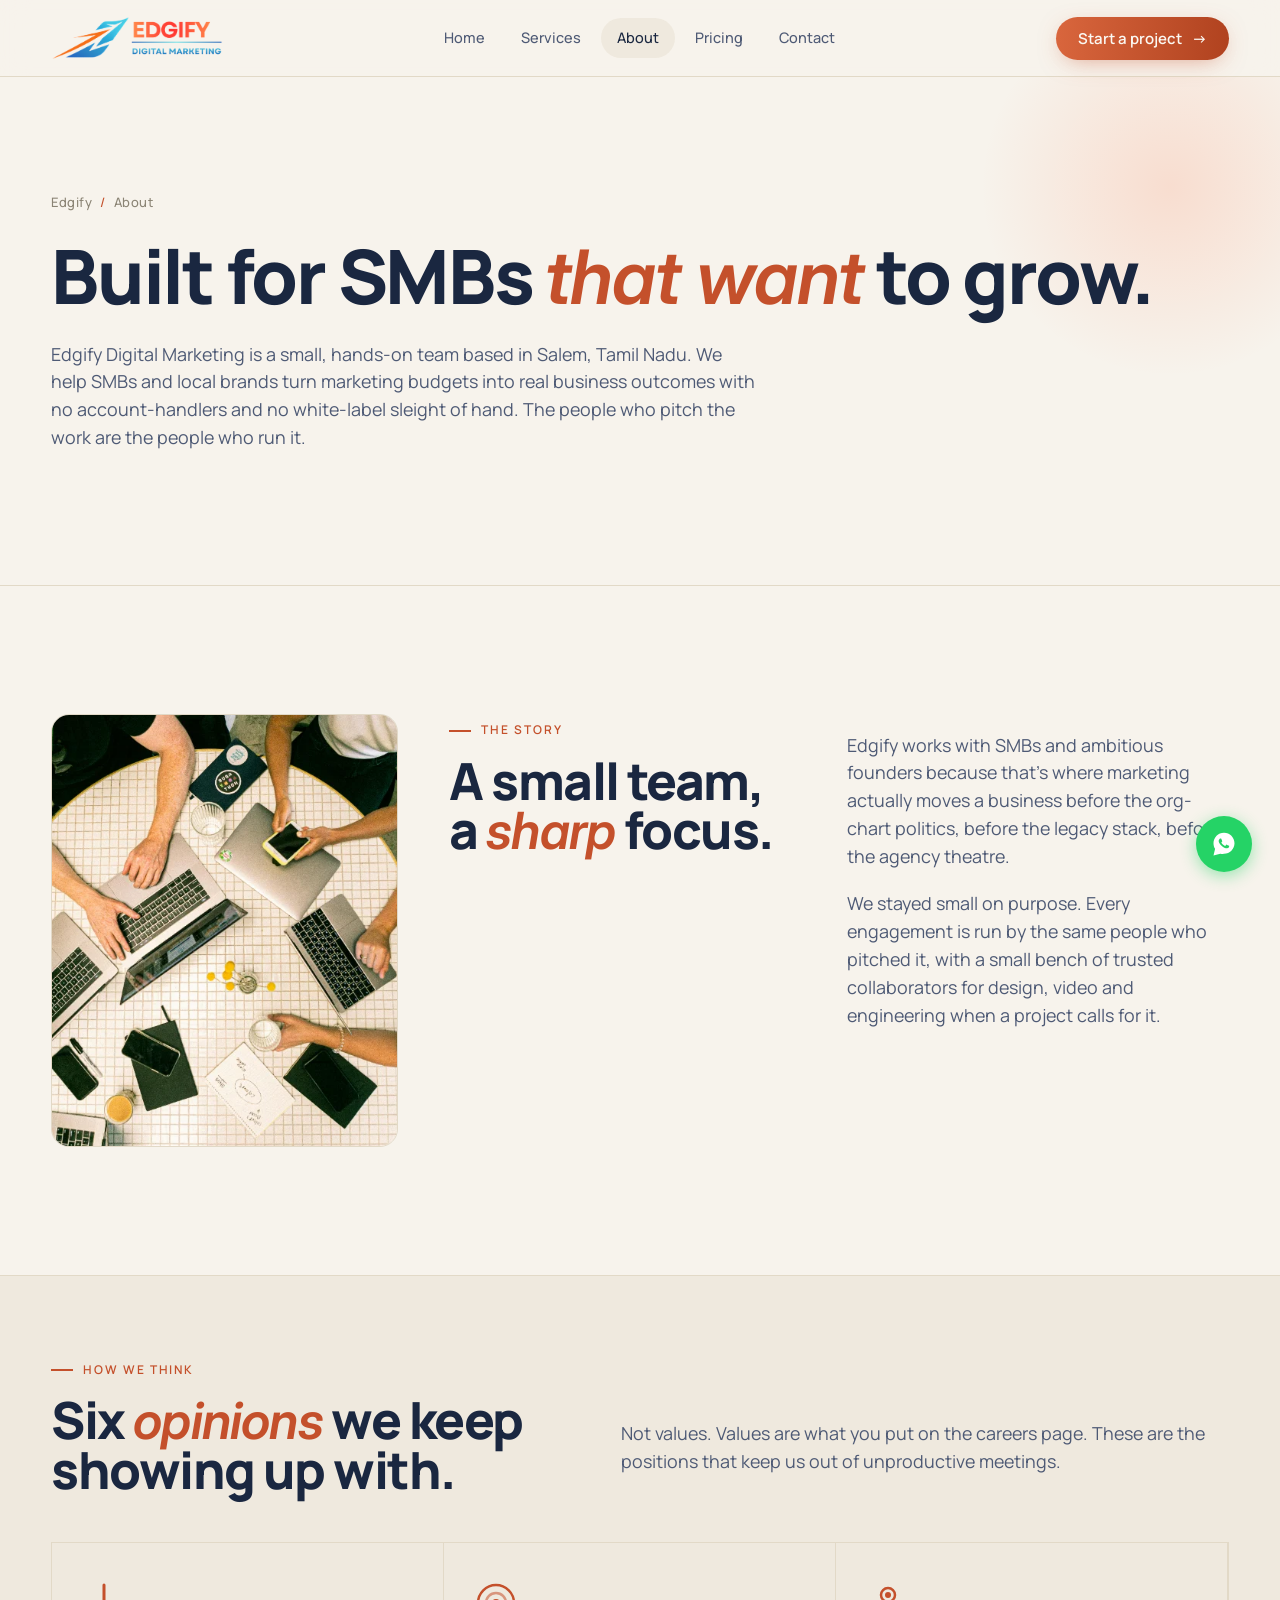
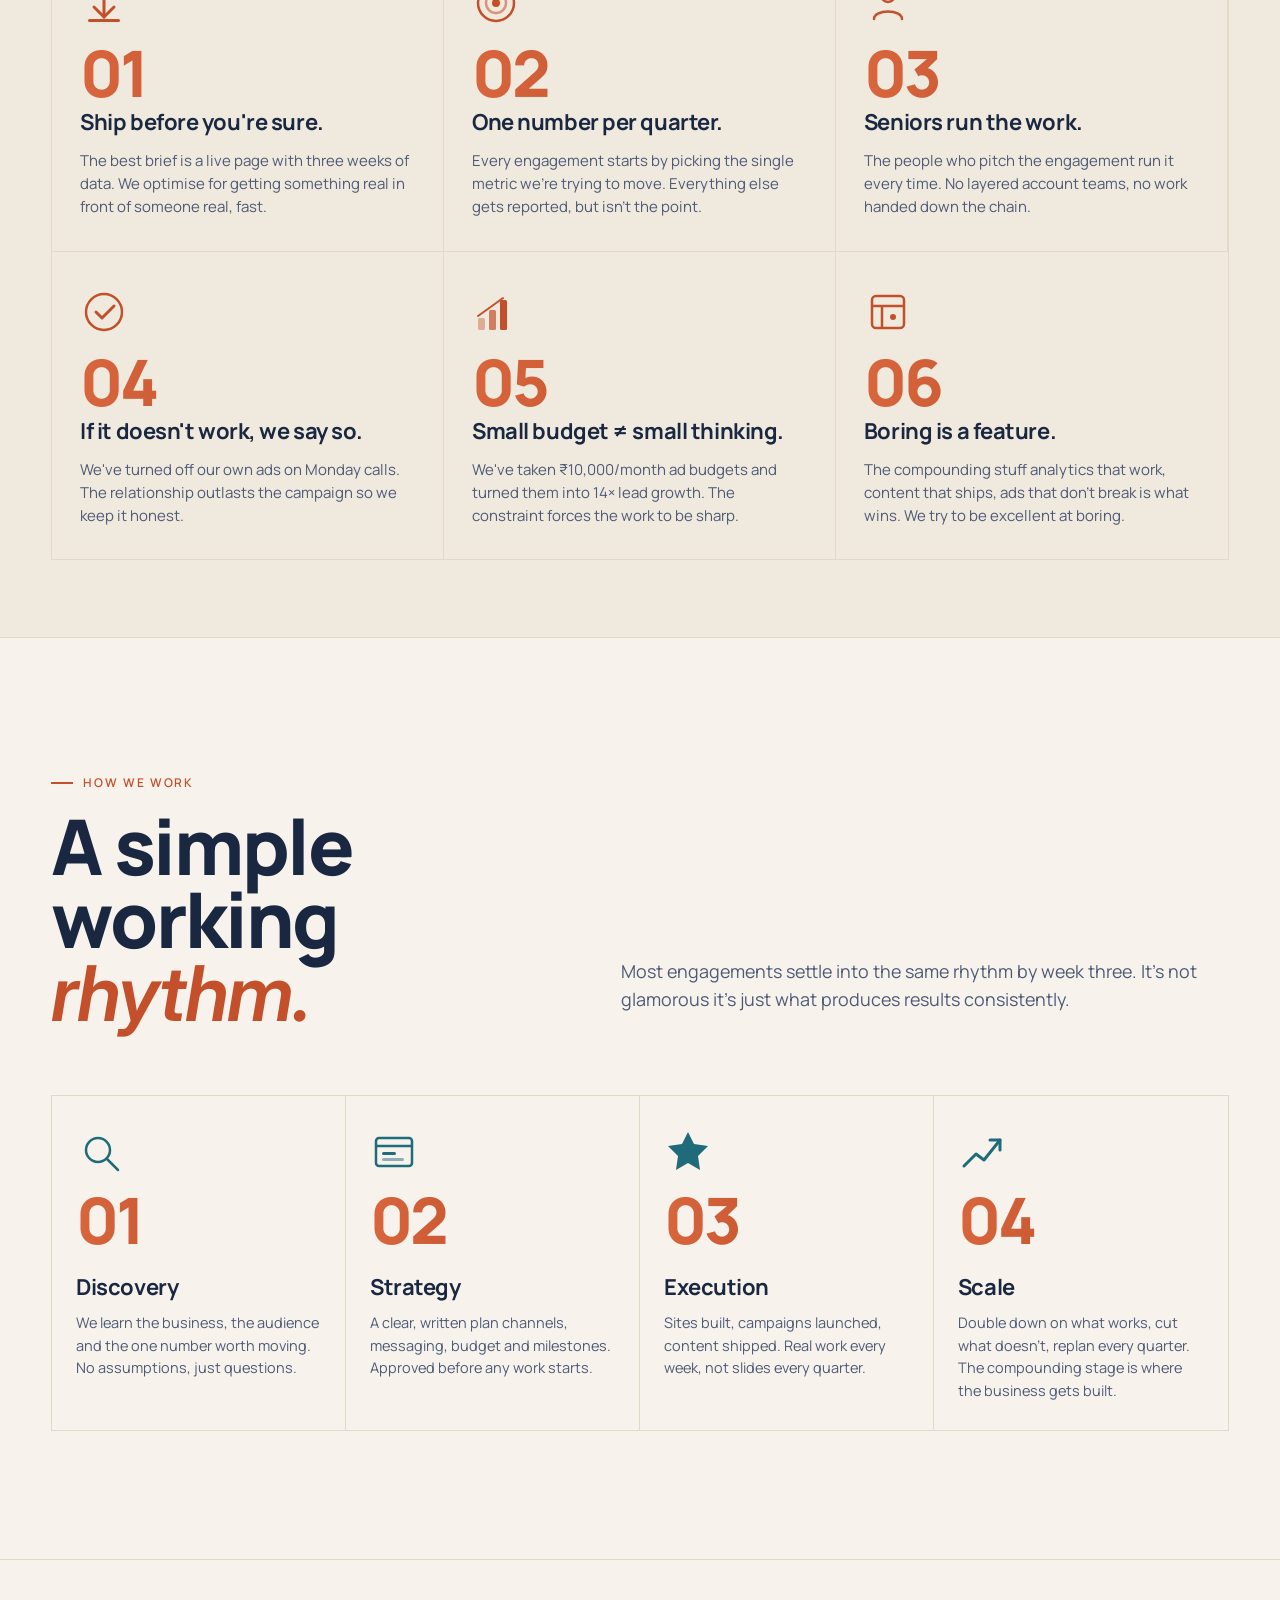
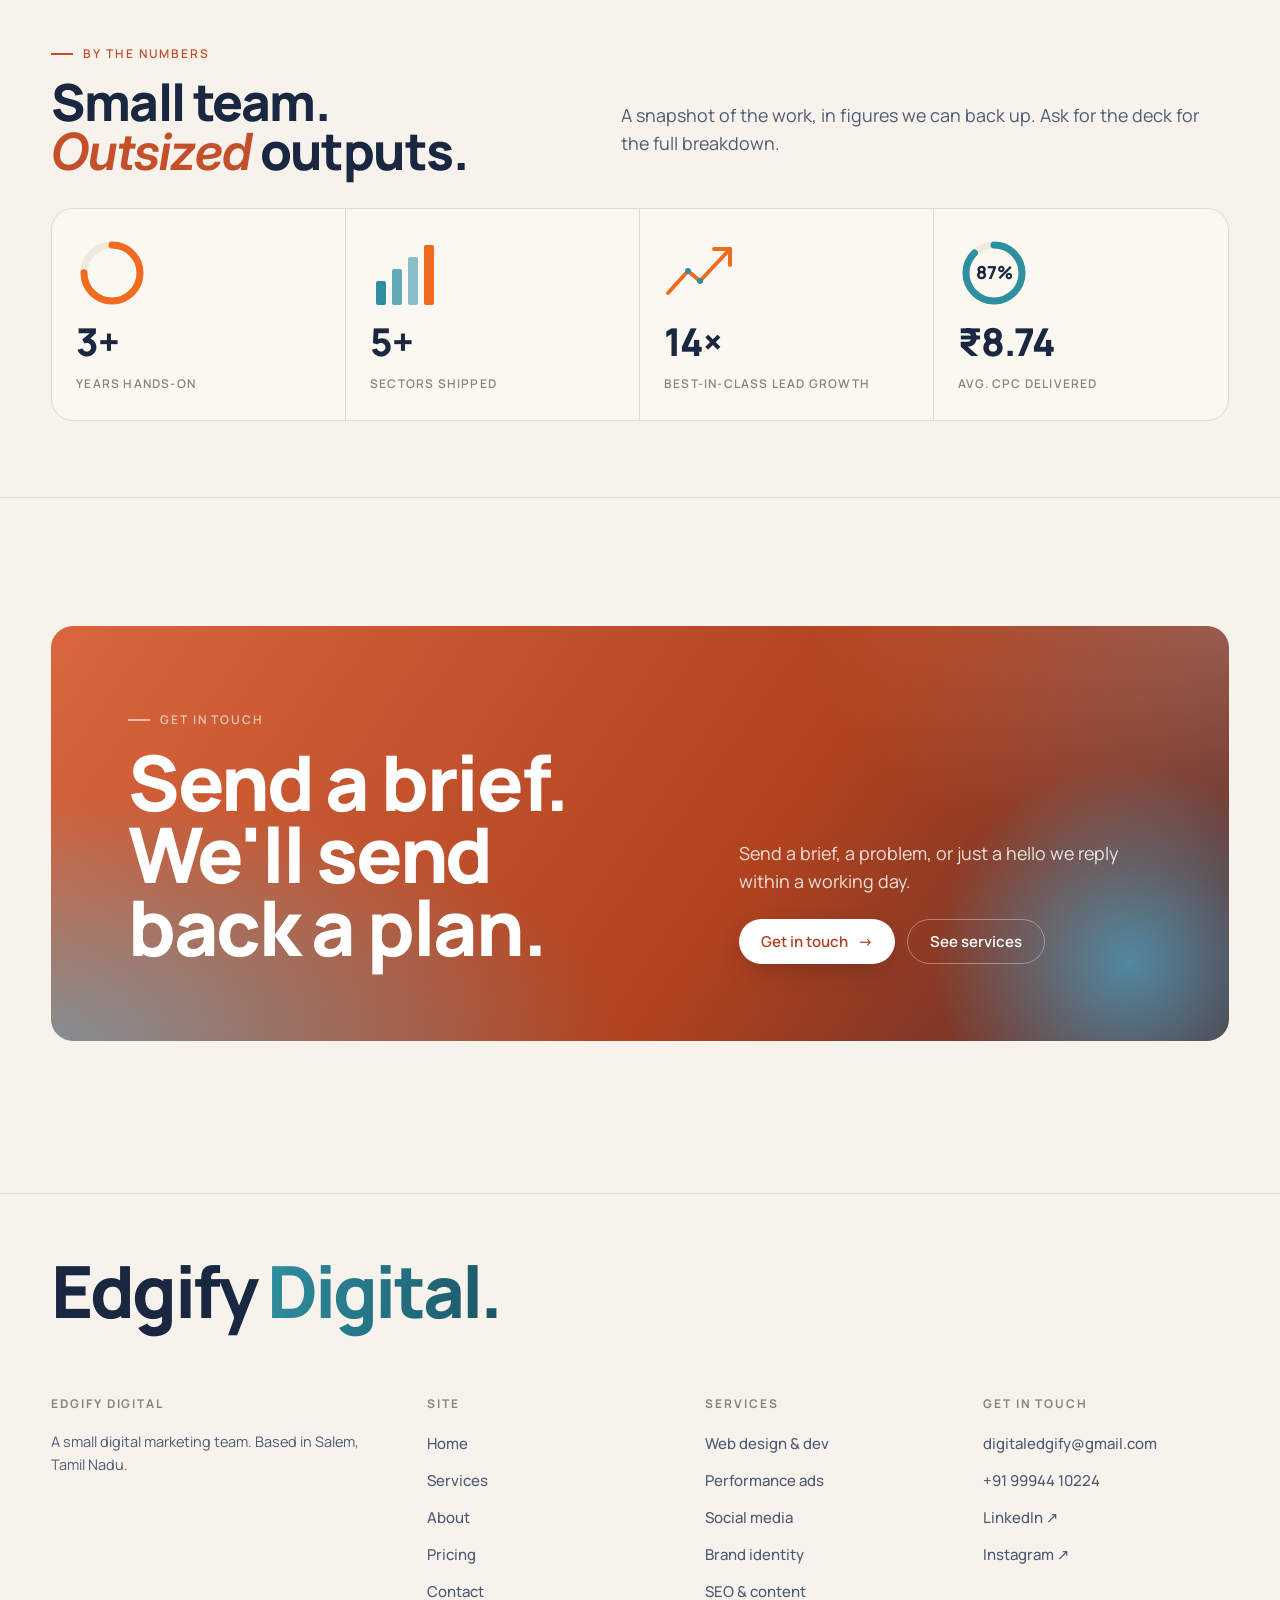
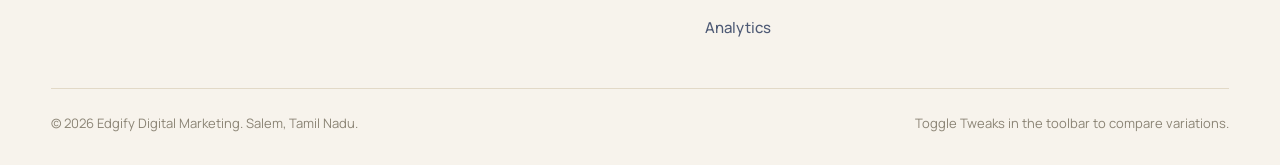
<file: about.html>
<!DOCTYPE html>
<html lang="en" data-variation="editorial">
<head>
<!-- Meta Pixel Code -->
<script>
!function(f,b,e,v,n,t,s)
{if(f.fbq)return;n=f.fbq=function(){n.callMethod?
n.callMethod.apply(n,arguments):n.queue.push(arguments)};
if(!f._fbq)f._fbq=n;n.push=n;n.loaded=!0;n.version='2.0';
n.queue=[];t=b.createElement(e);t.async=!0;
t.src=v;s=b.getElementsByTagName(e)[0];
s.parentNode.insertBefore(t,s)}(window, document,'script',
'https://connect.facebook.net/en_US/fbevents.js');
fbq('init', '1009293238755650');
fbq('track', 'PageView');
</script>
<!-- End Meta Pixel Code -->
<meta charset="UTF-8" />
<meta name="viewport" content="width=device-width, initial-scale=1.0" />
<!-- Google Tag Manager -->
<script>(function(w,d,s,l,i){w[l]=w[l]||[];w[l].push({'gtm.start':
new Date().getTime(),event:'gtm.js'});var f=d.getElementsByTagName(s)[0],
j=d.createElement(s),dl=l!='dataLayer'?'&l='+l:'';j.async=true;j.src=
'https://www.googletagmanager.com/gtm.js?id='+i+dl;f.parentNode.insertBefore(j,f);
})(window,document,'script','dataLayer','GTM-NL3HXFH4');</script>
<!-- End Google Tag Manager -->
<title>About Us | Edgify Digital Marketing, Salem</title>
<meta name="description" content="Meet Edgify Digital Marketing a Salem-based agency for small businesses that wants to ship real work, not pitch decks." />
<link rel="canonical" href="https://www.edgifydigital.in/about.html" />
<meta property="og:type" content="website" />
<meta property="og:site_name" content="Edgify Digital Marketing" />
<meta property="og:title" content="About Us | Edgify Digital Marketing, Salem" />
<meta property="og:description" content="Meet Edgify Digital Marketing a Salem-based agency for small businesses that wants to ship real work, not pitch decks." />
<meta property="og:url" content="https://www.edgifydigital.in/about.html" />
<meta name="robots" content="index, follow" />
<link rel="stylesheet" href="assets/styles.css" />
</head>
<body data-screen-label="About">
<!-- Meta Pixel (noscript) -->
<noscript><img height="1" width="1" style="display:none"
src="https://www.facebook.com/tr?id=1009293238755650&ev=PageView&noscript=1"
/></noscript>
<!-- Google Tag Manager (noscript) -->
<noscript><iframe src="https://www.googletagmanager.com/ns.html?id=GTM-NL3HXFH4"
height="0" width="0" style="display:none;visibility:hidden"></iframe></noscript>
<!-- End Google Tag Manager (noscript) -->

<header class="nav">
 <div class="container nav-inner">
 <a class="brand" href="index.html" aria-label="Edgify Digital Marketing home"><img src="assets/edgify-logo-light.png" alt="Edgify Digital Marketing" /></a>
 <nav class="nav-links" aria-label="Primary">
 <a href="index.html">Home</a>
 <a href="services.html">Services</a>
 <a href="about.html" class="is-active">About</a>
 <a href="pricing.html">Pricing</a>
 <a href="contact.html">Contact</a>
 </nav>
 <div class="nav-cta">
 <a href="contact.html" class="btn btn-primary">Start a project <span class="btn-arrow">→</span></a>
 </div>
 </div>
</header>

<!-- ============== BANNER ============== -->
<section class="page-banner">
 <div class="container">
 <div class="crumbs"><a href="index.html">Edgify</a> <span>/</span> About</div>
 <h1 class="display h-xl" style="font-size: 75px">Built for SMBs <span class="ital">that want</span> to grow.</h1>
 <p class="lede" style="margin-top:28px;max-width:64ch;">
 Edgify Digital Marketing is a small, hands-on team based in Salem, Tamil Nadu.
 We help SMBs and local brands turn marketing budgets into real business outcomes with no account-handlers and no white-label sleight of hand. The people who pitch
 the work are the people who run it.
 </p>
 </div>
</section>

<!-- ============== STORY ============== -->
<section class="section">
 <div class="container">
 <div class="story-grid">
 <img class="story-portrait" src="assets/about-portrait.webp" alt="Edgify Digital Marketing — portrait" loading="lazy" />
 <div>
 <div class="eyebrow">The story</div>
 <h2 class="display h-md" style="margin-top:16px;">A small team, <br />a <span class="ital">sharp</span> focus.</h2>
 </div>
 <div>
 <p class="lede">
 Edgify works with SMBs and ambitious founders because that's where marketing
 actually moves a business before the org-chart politics, before the legacy stack,
 before the agency theatre.
 </p>
 <p class="lede" style="margin-top:20px;">
 We stayed small on purpose. Every engagement is run by the same people who
 pitched it, with a small bench of trusted collaborators for design, video and
 engineering when a project calls for it.
 </p>
 </div>
 </div>
 </div>
</section>

<!-- ============== VALUES ============== -->
<section class="section-tight" style="background:var(--bg-2);border-block:1px solid var(--line);">
 <div class="container">
 <div class="section-head" style="margin-bottom:48px;">
 <div>
 <div class="eyebrow">How we think</div>
 <h2 class="display h-md" style="margin-top:16px;">Six <span class="ital">opinions</span> we keep showing up with.</h2>
 </div>
 <p class="lede">
 Not values. Values are what you put on the careers page. These are the
 positions that keep us out of unproductive meetings.
 </p>
 </div>
 </div>
 <div class="container" style="padding-inline:0;">
 <div class="values" style="border-inline:1px solid var(--line);margin-inline:var(--pad);">
 <div class="value">
 <span class="icon-mark"><svg viewBox="0 0 48 48" fill="none">
 <path d="M24 6 L24 38" stroke="currentColor" stroke-width="3" stroke-linecap="round"/>
 <path d="M14 28 L24 38 L34 28" stroke="currentColor" stroke-width="3" stroke-linecap="round" stroke-linejoin="round" fill="none"/>
 <rect x="8" y="40" width="32" height="3" rx="1.5" fill="currentColor"/>
 </svg></span>
 <div class="step-num">01</div>
 <h4>Ship before you're sure.</h4>
 <p>The best brief is a live page with three weeks of data. We optimise for getting something real in front of someone real, fast.</p>
 </div>
 <div class="value">
 <span class="icon-mark"><svg viewBox="0 0 48 48" fill="none">
 <circle cx="24" cy="24" r="18" stroke="currentColor" stroke-width="2.5"/>
 <circle cx="24" cy="24" r="10" stroke="currentColor" stroke-width="2.5" opacity="0.55"/>
 <circle cx="24" cy="24" r="4" fill="currentColor"/>
 </svg></span>
 <div class="step-num">02</div>
 <h4>One number per quarter.</h4>
 <p>Every engagement starts by picking the single metric we're trying to move. Everything else gets reported, but isn't the point.</p>
 </div>
 <div class="value">
 <span class="icon-mark"><svg viewBox="0 0 48 48" fill="none">
 <circle cx="24" cy="16" r="7" stroke="currentColor" stroke-width="2.5"/>
 <path d="M10 40 C 10 30, 38 30, 38 40" stroke="currentColor" stroke-width="2.5" fill="none" stroke-linecap="round"/>
 <circle cx="24" cy="16" r="3" fill="currentColor"/>
 </svg></span>
 <div class="step-num">03</div>
 <h4>Seniors run the work.</h4>
 <p>The people who pitch the engagement run it every time. No layered account teams, no work handed down the chain.</p>
 </div>
 <div class="value">
 <span class="icon-mark"><svg viewBox="0 0 48 48" fill="none">
 <circle cx="24" cy="24" r="18" stroke="currentColor" stroke-width="2.5"/>
 <path d="M16 24 L22 30 L34 18" stroke="currentColor" stroke-width="3" stroke-linecap="round" stroke-linejoin="round" fill="none"/>
 </svg></span>
 <div class="step-num">04</div>
 <h4>If it doesn't work, we say so.</h4>
 <p>We've turned off our own ads on Monday calls. The relationship outlasts the campaign so we keep it honest.</p>
 </div>
 <div class="value">
 <span class="icon-mark"><svg viewBox="0 0 48 48" fill="none">
 <rect x="6" y="30" width="7" height="12" rx="1.5" fill="currentColor" opacity="0.4"/>
 <rect x="17" y="22" width="7" height="20" rx="1.5" fill="currentColor" opacity="0.7"/>
 <rect x="28" y="12" width="7" height="30" rx="1.5" fill="currentColor"/>
 <path d="M6 28 L20 18 L31 10" stroke="currentColor" stroke-width="2" fill="none" stroke-linecap="round"/>
 </svg></span>
 <div class="step-num">05</div>
 <h4>Small budget &ne; small thinking.</h4>
 <p>We've taken &#8377;10,000/month ad budgets and turned them into 14&times; lead growth. The constraint forces the work to be sharp.</p>
 </div>
 <div class="value">
 <span class="icon-mark"><svg viewBox="0 0 48 48" fill="none">
 <rect x="8" y="8" width="32" height="32" rx="4" stroke="currentColor" stroke-width="2.5"/>
 <line x1="8" y1="18" x2="40" y2="18" stroke="currentColor" stroke-width="2.5"/>
 <line x1="18" y1="18" x2="18" y2="40" stroke="currentColor" stroke-width="2.5"/>
 <circle cx="29" cy="29" r="3" fill="currentColor"/>
 </svg></span>
 <div class="step-num">06</div>
 <h4>Boring is a feature.</h4>
 <p>The compounding stuff analytics that work, content that ships, ads that don't break is what wins. We try to be excellent at boring.</p>
 </div>
 </div>
 </div>
</section>

<!-- ============== APPROACH ============== -->
<section class="section">
 <div class="container">
 <div class="section-head">
 <div>
 <div class="eyebrow">How we work</div>
 <h2 class="display h-lg" style="margin-top:18px;">A simple working <span class="ital">rhythm.</span></h2>
 </div>
 <p class="lede">
 Most engagements settle into the same rhythm by week three.
 It's not glamorous it's just what produces results consistently.
 </p>
 </div>

 <div class="steps" style="border-inline:1px solid var(--line);">
 <div class="step">
 <span class="icon-mark"><svg viewBox="0 0 48 48" fill="none">
 <circle cx="22" cy="22" r="12" stroke="currentColor" stroke-width="2.5"/>
 <line x1="31" y1="31" x2="42" y2="42" stroke="currentColor" stroke-width="2.5" stroke-linecap="round"/>
 </svg></span>
 <div class="step-num">01</div>
 <h4>Discovery</h4>
 <p>We learn the business, the audience and the one number worth moving. No assumptions, just questions.</p>
 </div>
 <div class="step">
 <span class="icon-mark"><svg viewBox="0 0 48 48" fill="none">
 <rect x="6" y="10" width="36" height="28" rx="3" stroke="currentColor" stroke-width="2.5"/>
 <line x1="6" y1="18" x2="42" y2="18" stroke="currentColor" stroke-width="2.5"/>
 <rect x="12" y="24" width="14" height="3" rx="1.5" fill="currentColor"/>
 <rect x="12" y="30" width="22" height="3" rx="1.5" fill="currentColor" opacity="0.5"/>
 </svg></span>
 <div class="step-num">02</div>
 <h4>Strategy</h4>
 <p>A clear, written plan channels, messaging, budget and milestones. Approved before any work starts.</p>
 </div>
 <div class="step">
 <span class="icon-mark"><svg viewBox="0 0 48 48" fill="none">
 <path d="M24 4 L30 16 L44 18 L34 28 L36 42 L24 35 L12 42 L14 28 L4 18 L18 16 Z" fill="currentColor"/>
 </svg></span>
 <div class="step-num">03</div>
 <h4>Execution</h4>
 <p>Sites built, campaigns launched, content shipped. Real work every week, not slides every quarter.</p>
 </div>
 <div class="step">
 <span class="icon-mark"><svg viewBox="0 0 48 48" fill="none">
 <path d="M6 38 L18 26 L26 32 L42 12" stroke="currentColor" stroke-width="3" stroke-linecap="round" stroke-linejoin="round" fill="none"/>
 <path d="M32 12 L42 12 L42 22" stroke="currentColor" stroke-width="3" stroke-linecap="round" stroke-linejoin="round" fill="none"/>
 </svg></span>
 <div class="step-num">04</div>
 <h4>Scale</h4>
 <p>Double down on what works, cut what doesn't, replan every quarter. The compounding stage is where the business gets built.</p>
 </div>
 </div>
 </div>
</section>

<!-- ============== STATS INFOGRAPHIC ============== -->
<section class="section-tight" style="border-block:1px solid var(--line);">
 <div class="container">
 <div class="section-head" style="margin-bottom:32px;">
 <div>
 <div class="eyebrow">By the numbers</div>
 <h2 class="display h-md" style="margin-top:14px;">Small team. <span class="ital">Outsized</span> outputs.</h2>
 </div>
 <p class="lede">A snapshot of the work, in figures we can back up. Ask for the deck for the full breakdown.</p>
 </div>

 <div class="stat-viz">
 <div class="stat-cell">
 <div class="stat-art" aria-hidden="true">
 <svg viewBox="0 0 72 72">
 <circle cx="36" cy="36" r="28" fill="none" stroke="var(--bg-2)" stroke-width="7"/>
 <circle cx="36" cy="36" r="28" fill="none" stroke="var(--brand-orange)" stroke-width="7" stroke-dasharray="132 176" stroke-linecap="round" transform="rotate(-90 36 36)"/>
 </svg>
 </div>
 <div class="stat-num">3+</div>
 <div class="stat-lbl">Years hands-on</div>
 </div>
 <div class="stat-cell">
 <div class="stat-art" aria-hidden="true">
 <svg viewBox="0 0 72 72">
 <g fill="var(--brand-cyan)">
 <rect x="6" y="44" width="10" height="24" rx="2"/>
 <rect x="22" y="32" width="10" height="36" rx="2" opacity="0.75"/>
 <rect x="38" y="20" width="10" height="48" rx="2" opacity="0.55"/>
 <rect x="54" y="8" width="10" height="60" rx="2" fill="var(--brand-orange)"/>
 </g>
 </svg>
 </div>
 <div class="stat-num">5+</div>
 <div class="stat-lbl">Sectors shipped</div>
 </div>
 <div class="stat-cell">
 <div class="stat-art" aria-hidden="true">
 <svg viewBox="0 0 72 72">
 <path d="M4 56 L24 34 L36 44 L66 12" fill="none" stroke="var(--brand-orange)" stroke-width="4" stroke-linecap="round" stroke-linejoin="round"/>
 <path d="M50 12 L66 12 L66 28" fill="none" stroke="var(--brand-orange)" stroke-width="4" stroke-linecap="round" stroke-linejoin="round"/>
 <circle cx="24" cy="34" r="3" fill="var(--brand-cyan)"/>
 <circle cx="36" cy="44" r="3" fill="var(--brand-cyan)"/>
 </svg>
 </div>
 <div class="stat-num">14&times;</div>
 <div class="stat-lbl">Best-in-class lead growth</div>
 </div>
 <div class="stat-cell">
 <div class="stat-art" aria-hidden="true">
 <svg viewBox="0 0 72 72">
 <circle cx="36" cy="36" r="28" fill="none" stroke="var(--bg-2)" stroke-width="7"/>
 <circle cx="36" cy="36" r="28" fill="none" stroke="var(--brand-cyan)" stroke-width="7" stroke-dasharray="154 176" stroke-linecap="round" transform="rotate(-90 36 36)"/>
 <text x="36" y="42" text-anchor="middle" fill="var(--text)" font-family="Manrope" font-weight="800" font-size="18">87%</text>
 </svg>
 </div>
 <div class="stat-num">&#8377;8.74</div>
 <div class="stat-lbl">Avg. CPC delivered</div>
 </div>
 </div>
 </div>
</section>

<!-- ============== CTA ============== -->
<section class="section">
 <div class="container">
 <div class="cta-block">
 <div>
 <div class="eyebrow" style="color:var(--accent-ink);opacity:0.7;">Get in touch</div>
 <h2 class="display h-lg" style="margin-top:16px;">Send a brief. We'll send back a plan.</h2>
 </div>
 <div>
 <p class="lede">Send a brief, a problem, or just a hello we reply within a working day.</p>
 <div class="hero-actions" style="margin-top:24px;">
 <a class="btn btn-primary" href="contact.html">Get in touch <span class="btn-arrow">&rarr;</span></a>
 <a class="btn btn-ghost" href="services.html">See services</a>
 </div>
 </div>
 </div>
 </div>
</section>

<footer class="footer">
 <div class="container">
 <p class="footer-claim">Edgify <span class="grad">Digital.</span></p>
 <div class="footer-grid">
 <div class="footer-col">
 <h5>Edgify Digital</h5>
 <p style="color:var(--text-dim);font-size:14.5px;max-width:36ch;margin:0;">A small digital marketing team. Based in Salem, Tamil Nadu.</p>
 </div>
 <div class="footer-col">
 <h5>Site</h5>
 <ul>
 <li><a href="index.html">Home</a></li>
 <li><a href="services.html">Services</a></li>
 <li><a href="about.html">About</a></li>
 <li><a href="pricing.html">Pricing</a></li>
 <li><a href="contact.html">Contact</a></li>
 </ul>
 </div>
 <div class="footer-col">
 <h5>Services</h5>
 <ul>
 <li><a href="services.html#web">Web design &amp; dev</a></li>
 <li><a href="services.html#ads">Performance ads</a></li>
 <li><a href="services.html#social">Social media</a></li>
 <li><a href="services.html#brand">Brand identity</a></li>
 <li><a href="services.html#seo">SEO &amp; content</a></li>
 <li><a href="services.html#analytics">Analytics</a></li>
 </ul>
 </div>
 <div class="footer-col">
 <h5>Get in touch</h5>
 <ul>
 <li><a href="mailto:digitaledgify@gmail.com">digitaledgify@gmail.com</a></li>
 <li><a href="tel:+919994410224" class="call-btn">+91 99944 10224</a></li>
 <li><a href="https://www.linkedin.com/company/117165131/admin/dashboard/" target="_blank" rel="noopener">LinkedIn ↗</a></li>
 <li><a href="https://www.instagram.com/edgifydigital_/" target="_blank" rel="noopener">Instagram ↗</a></li>
 </ul>
 </div>
 </div>
 <div class="footer-bottom">
 <span>© 2026 Edgify Digital Marketing. Salem, Tamil Nadu.</span>
 <span>Toggle Tweaks in the toolbar to compare variations.</span>
 </div>
 </div>
</footer>

<script src="assets/image-slot.js"></script>
<script src="assets/mobile-nav.js"></script>
<script src="assets/tweaks.js"></script>
<script src="assets/pixel-events.js"></script>


<!-- WhatsApp Float Button -->
<a href="https://wa.me/919994410224?text=Hi!%20I'd%20like%20to%20book%20a%20free%20consultation%20with%20Edgify." class="whatsapp-btn"
   target="_blank" 
   rel="noopener"
   aria-label="Chat on WhatsApp"
   style="
     position:fixed;
     bottom:28px;
     right:28px;
     z-index:999;
     width:56px;
     height:56px;
     background:#25D366;
     border-radius:50%;
     display:flex;
     align-items:center;
     justify-content:center;
     box-shadow:0 4px 16px rgba(37,211,102,0.45);
     transition:transform .2s ease;
   "
   onmouseover="this.style.transform='scale(1.1)'"
   onmouseout="this.style.transform='scale(1)'">
  <svg width="28" height="28" viewBox="0 0 32 32" fill="white" xmlns="http://www.w3.org/2000/svg">
    <path d="M16 3C9.373 3 4 8.373 4 15c0 2.385.668 4.61 1.832 6.5L4 29l7.75-1.812A11.94 11.94 0 0016 27c6.627 0 12-5.373 12-12S22.627 3 16 3zm5.844 16.523c-.248.697-1.458 1.332-2.01 1.414-.516.077-1.168.11-1.883-.118-.434-.137-.99-.32-1.703-.627-2.994-1.292-4.953-4.3-5.104-4.498-.148-.199-1.207-1.605-1.207-3.063 0-1.457.763-2.175 1.033-2.47.27-.294.588-.368.784-.368.197 0 .393.002.565.01.182.009.425-.069.665.507.248.59.843 2.047.917 2.195.073.148.122.32.024.516-.098.197-.148.32-.295.492-.148.173-.312.386-.444.518-.148.147-.302.308-.13.603.172.295.765 1.262 1.642 2.044 1.128 1.005 2.079 1.316 2.374 1.464.295.148.467.123.64-.074.172-.197.738-.861.935-1.156.197-.295.394-.246.665-.148.27.099 1.722.812 2.017.96.295.148.492.222.566.344.073.122.073.697-.175 1.393z"/>
  </svg>
</a>
<!-- End WhatsApp Float Button -->
</body>
</html>
</file>
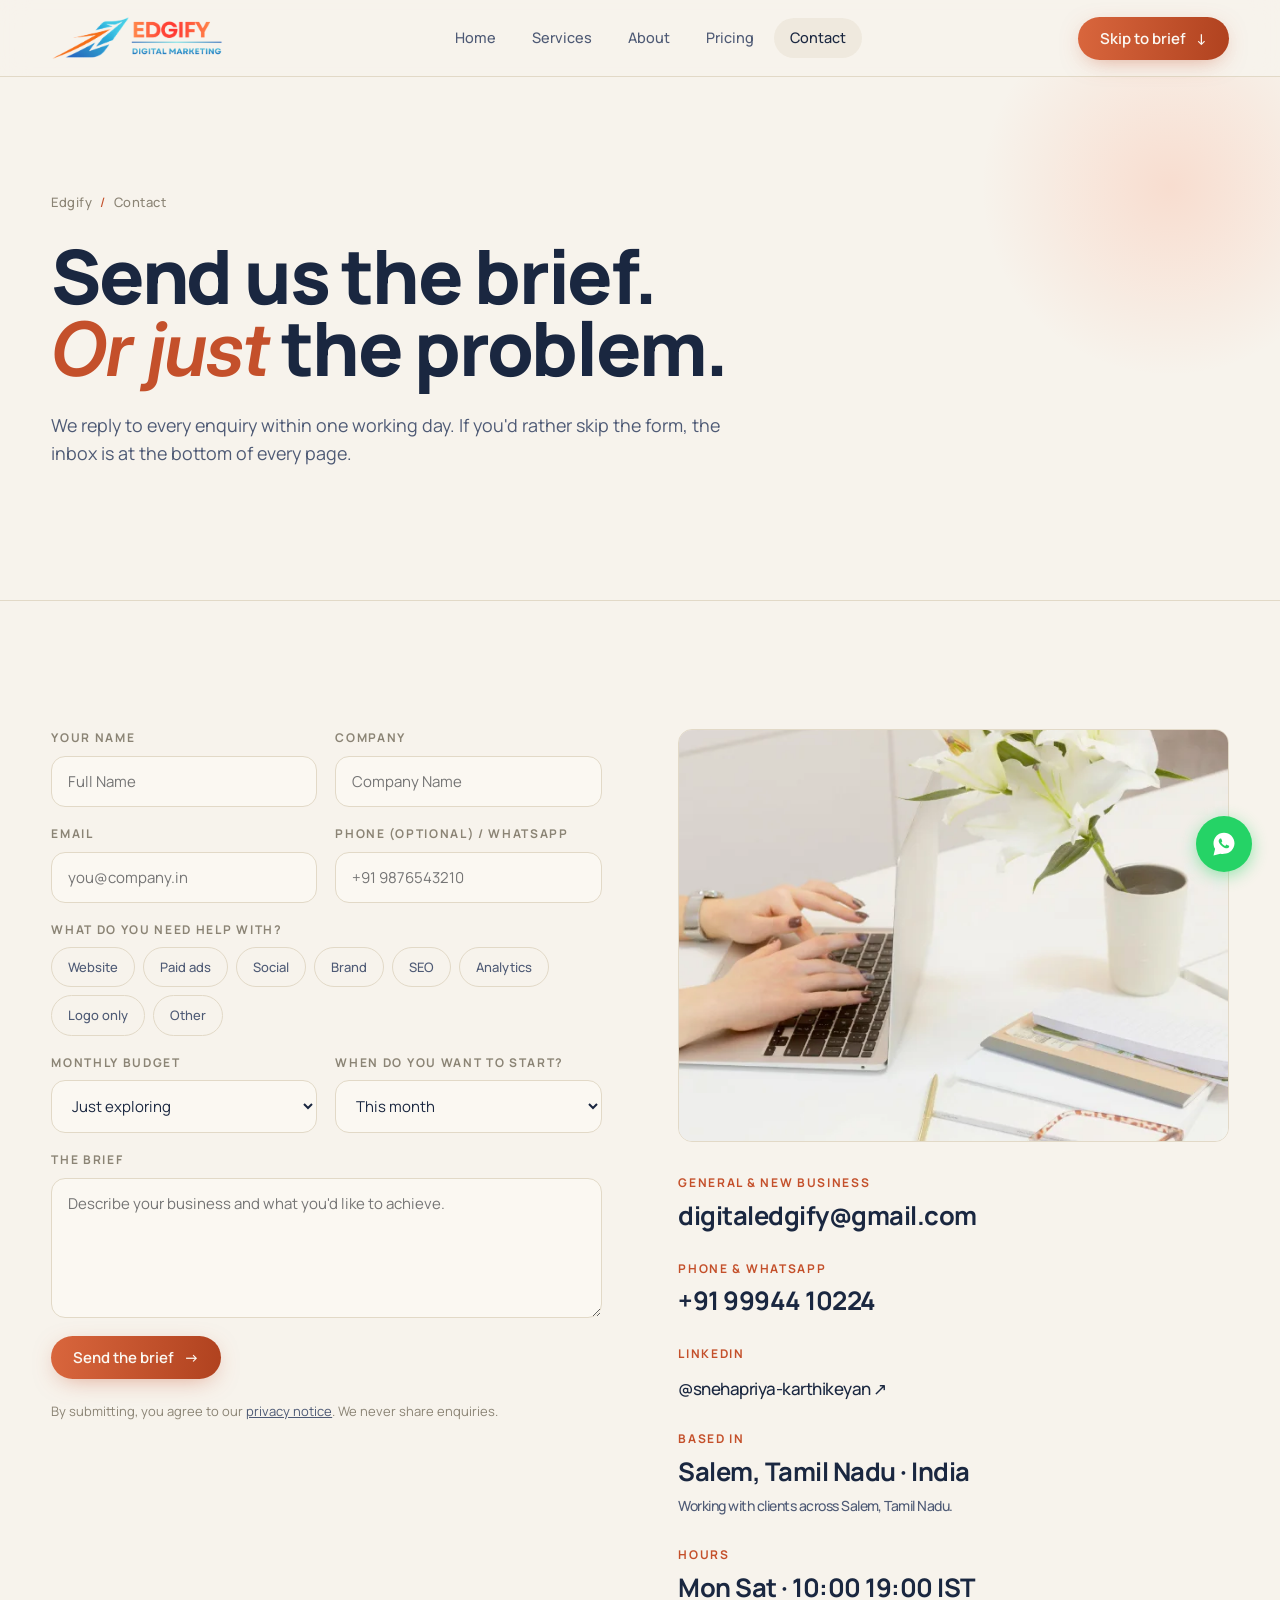
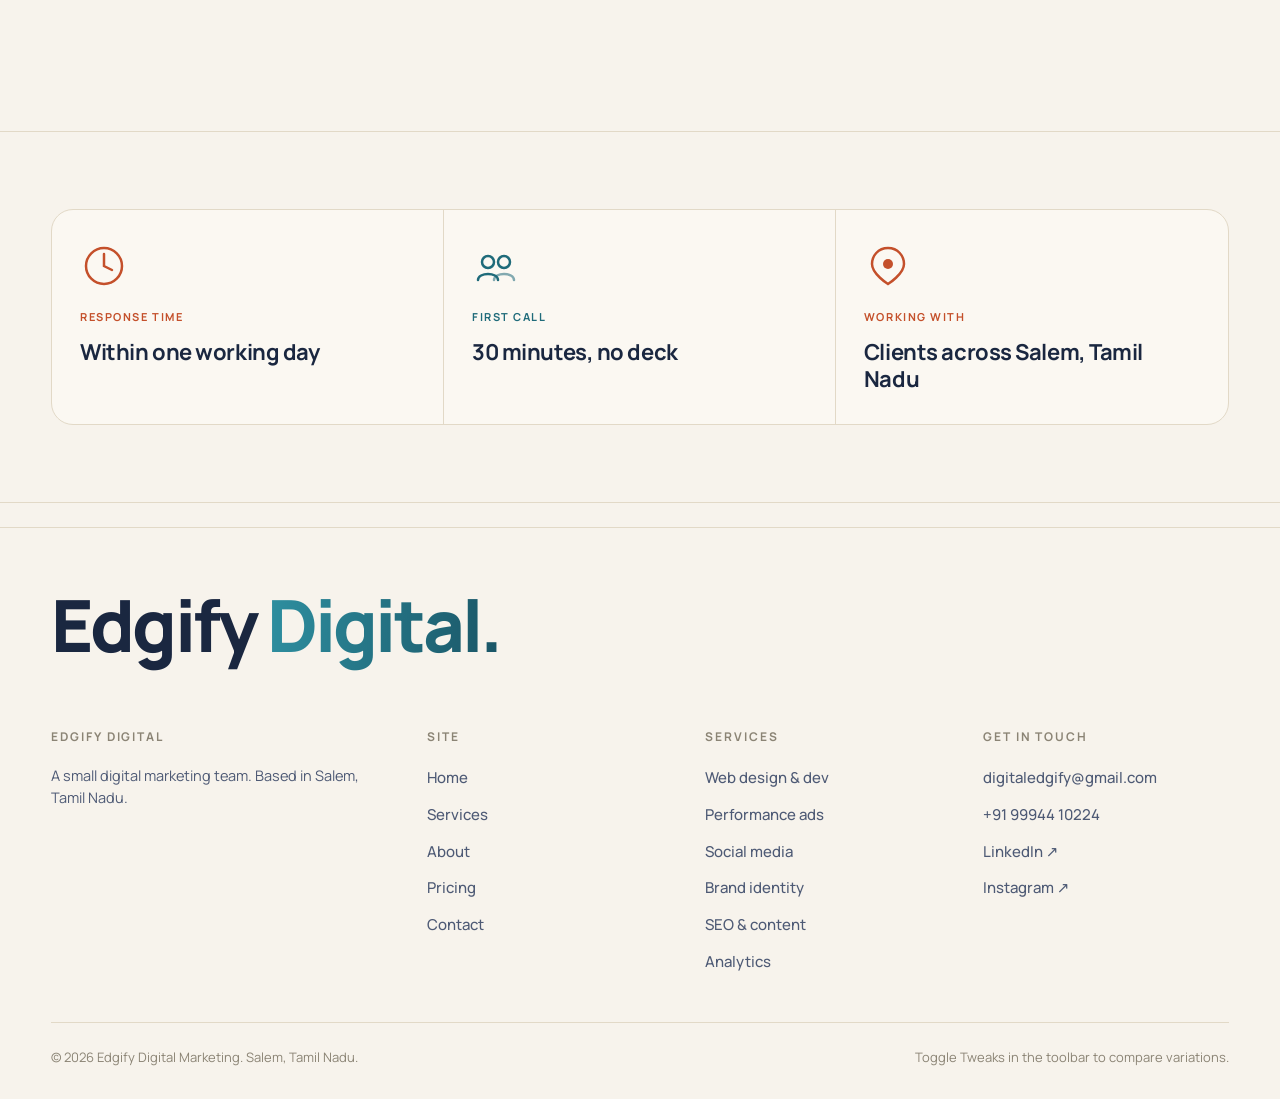
<file: contact.html>
<!DOCTYPE html>
<html lang="en" data-variation="editorial">
<head>
<!-- Meta Pixel Code -->
<script>
!function(f,b,e,v,n,t,s)
{if(f.fbq)return;n=f.fbq=function(){n.callMethod?
n.callMethod.apply(n,arguments):n.queue.push(arguments)};
if(!f._fbq)f._fbq=n;n.push=n;n.loaded=!0;n.version='2.0';
n.queue=[];t=b.createElement(e);t.async=!0;
t.src=v;s=b.getElementsByTagName(e)[0];
s.parentNode.insertBefore(t,s)}(window, document,'script',
'https://connect.facebook.net/en_US/fbevents.js');
fbq('init', '1009293238755650');
fbq('track', 'PageView');
</script>
<!-- End Meta Pixel Code -->
<meta charset="UTF-8" />
<meta name="viewport" content="width=device-width, initial-scale=1.0" />
<!-- Google Tag Manager -->
<script>(function(w,d,s,l,i){w[l]=w[l]||[];w[l].push({'gtm.start':
new Date().getTime(),event:'gtm.js'});var f=d.getElementsByTagName(s)[0],
j=d.createElement(s),dl=l!='dataLayer'?'&l='+l:'';j.async=true;j.src=
'https://www.googletagmanager.com/gtm.js?id='+i+dl;f.parentNode.insertBefore(j,f);
})(window,document,'script','dataLayer','GTM-NL3HXFH4');</script>
<!-- End Google Tag Manager -->
<title>Contact Us | Edgify Digital Marketing, Salem</title>
<meta name="description" content="Get in touch with Edgify Digital Marketing. Book a free thirty-minute audit for your website, ads or social media." />
<link rel="canonical" href="https://www.edgifydigital.in/contact.html" />
<meta property="og:type" content="website" />
<meta property="og:site_name" content="Edgify Digital Marketing" />
<meta property="og:title" content="Contact Us | Edgify Digital Marketing, Salem" />
<meta property="og:description" content="Get in touch with Edgify Digital Marketing. Book a free thirty-minute audit for your website, ads or social media." />
<meta property="og:url" content="https://www.edgifydigital.in/contact.html" />
<meta name="robots" content="index, follow" />
<link rel="stylesheet" href="assets/styles.css" />
</head>
<body data-screen-label="Contact">
<!-- Meta Pixel (noscript) -->
<noscript><img height="1" width="1" style="display:none"
src="https://www.facebook.com/tr?id=1009293238755650&ev=PageView&noscript=1"
/></noscript>
<!-- Google Tag Manager (noscript) -->
<noscript><iframe src="https://www.googletagmanager.com/ns.html?id=GTM-NL3HXFH4"
height="0" width="0" style="display:none;visibility:hidden"></iframe></noscript>
<!-- End Google Tag Manager (noscript) -->

<header class="nav">
 <div class="container nav-inner">
 <a class="brand" href="index.html" aria-label="Edgify Digital Marketing home"><img src="assets/edgify-logo-light.png" alt="Edgify Digital Marketing" /></a>
 <nav class="nav-links" aria-label="Primary">
 <a href="index.html">Home</a>
 <a href="services.html">Services</a>
 <a href="about.html">About</a>
 <a href="pricing.html">Pricing</a>
 <a href="contact.html" class="is-active">Contact</a>
 </nav>
 <div class="nav-cta">
 <a href="#brief" class="btn btn-primary">Skip to brief <span class="btn-arrow">↓</span></a>
 </div>
 </div>
</header>

<!-- ============== BANNER ============== -->
<section class="page-banner">
 <div class="container">
 <div class="crumbs"><a href="index.html">Edgify</a> <span>/</span> Contact</div>
 <h1 class="display h-xl" style="font-size: 75px">Send us the brief. <span class="ital">Or just</span> the problem.</h1>
 <p class="lede" style="margin-top:28px;max-width:64ch;">
 We reply to every enquiry within one working day. If you'd rather skip the
 form, the inbox is at the bottom of every page.
 </p>
 </div>
</section>

<!-- ============== FORM + SIDEBAR ============== -->
<section class="section" id="brief">
 <div class="container">
 <div class="contact-grid">

 <form class="form" id="contact-form" action="https://formspree.io/f/mlgvvyno" method="POST">

 <div class="field-row">
 <div class="field">
 <label for="name">Your name</label>
 <input id="name" name="name" type="text" placeholder="Full Name" autocomplete="name" required />
 </div>
 <div class="field">
 <label for="company">Company</label>
 <input id="company" name="company" type="text" placeholder="Company Name" required />
 </div>
 </div>

 <div class="field-row">
 <div class="field">
 <label for="email">Email</label>
 <input id="email" name="email" type="email" placeholder="you@company.in" autocomplete="email" required />
 </div>
 <div class="field">
 <label for="phone">Phone (optional) / WhatsApp</label>
 <input id="phone" name="phone" type="tel" placeholder="+91 9876543210" autocomplete="tel" />
 </div>
 </div>

 <div class="field">
 <label>What do you need help with?</label>
 <div class="chips" id="services-chips">
 <button type="button" class="chip" data-svc="web">Website</button>
 <button type="button" class="chip" data-svc="ads">Paid ads</button>
 <button type="button" class="chip" data-svc="social">Social</button>
 <button type="button" class="chip" data-svc="brand">Brand</button>
 <button type="button" class="chip" data-svc="seo">SEO</button>
 <button type="button" class="chip" data-svc="analytics">Analytics</button>
 <button type="button" class="chip" data-svc="logo">Logo only</button>
 <button type="button" class="chip" data-svc="other">Other</button>
 </div>
 <!-- Hidden input to capture selected chips -->
 <input type="hidden" name="services" id="services-hidden" />
 </div>

 <div class="field-row">
 <div class="field">
 <label for="budget">Monthly budget</label>
 <select id="budget" name="budget">
 <option>Just exploring</option>
 <option>Small getting started</option>
 <option>Medium ready to scale</option>
 <option>Large multi-channel</option>
 <option>Not sure yet</option>
 </select>
 </div>
 <div class="field">
 <label for="timing">When do you want to start?</label>
 <select id="timing" name="timing">
 <option>This month</option>
 <option>Next month</option>
 <option>This quarter</option>
 <option>Just exploring</option>
 </select>
 </div>
 </div>

 <div class="field">
 <label for="brief-text">The brief</label>
 <textarea id="brief-text" name="message" placeholder="Describe your business and what you'd like to achieve."></textarea>
 </div>

 <button type="submit" class="btn btn-primary" style="justify-self:start;">Send the brief <span class="btn-arrow">→</span></button>
 <p style="font-size:13px;color:var(--text-mute);margin:4px 0 0;">By submitting, you agree to our <a href="#" style="color:var(--text-dim);text-decoration:underline;">privacy notice</a>. We never share enquiries.</p>
 </form>

 <aside class="contact-side">
 <img src="assets/contact-office.webp" alt="Edgify Digital Marketing — office" loading="lazy"
 style="width:100%;height:auto;aspect-ratio:4/3;object-fit:cover;border:1px solid var(--line);background:var(--bg-2);margin-bottom:32px;border-radius:14px;display:block;" />
 <dl>
 <div>
 <dt>General &amp; new business</dt>
 <dd><a href="mailto:digitaledgify@gmail.com">digitaledgify@gmail.com</a></dd>
 </div>
 <div>
 <dt>Phone &amp; WhatsApp</dt>
 <dd><a href="tel:+919994410224" class="call-btn">+91 99944 10224</a></dd>
 </div>
 <div>
 <dt>LinkedIn</dt>
 <dd><a href="https://www.linkedin.com/company/117165131/admin/dashboard/" target="_blank" rel="noopener" style="font-size:17px;color:var(--text);font-weight:500;">@snehapriya-karthikeyan &nearr;</a></dd>
 </div>
 <div>
 <dt>Based in</dt>
 <dd>Salem, Tamil Nadu &middot; India<br /><span style="font-size:14px;color:var(--text-dim);font-weight:500;">Working with clients across Salem, Tamil Nadu.</span></dd>
 </div>
 <div>
 <dt>Hours</dt>
 <dd>Mon Sat &middot; 10:00 19:00 IST</dd>
 </div>
 </dl>
 </aside>
 </div>
 </div>
</section>

<!-- ============== CTA STRIP ============== -->
<section class="section-tight" style="border-block:1px solid var(--line);">
 <div class="container">
 <div class="contact-strip" style="display:grid;grid-template-columns:repeat(3,1fr);gap:0;border:1px solid var(--line);border-radius:var(--radius-lg);overflow:hidden;background:var(--surface);">
 <div style="padding:32px 28px;border-right:1px solid var(--line);display:flex;flex-direction:column;gap:14px;">
 <span class="icon-mark"><svg viewBox="0 0 48 48" fill="none">
 <circle cx="24" cy="24" r="18" stroke="currentColor" stroke-width="2.5"/>
 <path d="M24 12 L24 24 L32 28" stroke="currentColor" stroke-width="2.5" stroke-linecap="round" fill="none"/>
 </svg></span>
 <div style="font-size:11px;letter-spacing:0.14em;text-transform:uppercase;color:var(--accent);font-weight:700;">Response time</div>
 <div style="font-family:var(--font-display);font-weight:700;letter-spacing:-0.02em;font-size:22px;line-height:1.2;">Within one working day</div>
 </div>
 <div style="padding:32px 28px;border-right:1px solid var(--line);display:flex;flex-direction:column;gap:14px;">
 <span class="icon-mark" style="color:var(--accent-2);"><svg viewBox="0 0 48 48" fill="none">
 <circle cx="16" cy="20" r="6" stroke="currentColor" stroke-width="2.5"/>
 <circle cx="32" cy="20" r="6" stroke="currentColor" stroke-width="2.5"/>
 <path d="M6 38 C 6 30, 26 30, 26 38" stroke="currentColor" stroke-width="2.5" fill="none" stroke-linecap="round"/>
 <path d="M22 38 C 22 30, 42 30, 42 38" stroke="currentColor" stroke-width="2.5" fill="none" stroke-linecap="round" opacity="0.55"/>
 </svg></span>
 <div style="font-size:11px;letter-spacing:0.14em;text-transform:uppercase;color:var(--accent-2);font-weight:700;">First call</div>
 <div style="font-family:var(--font-display);font-weight:700;letter-spacing:-0.02em;font-size:22px;line-height:1.2;">30 minutes, no deck</div>
 </div>
 <div style="padding:32px 28px;display:flex;flex-direction:column;gap:14px;">
 <span class="icon-mark"><svg viewBox="0 0 48 48" fill="none">
 <path d="M24 6 C 14 6, 8 14, 8 22 C 8 32, 24 42, 24 42 C 24 42, 40 32, 40 22 C 40 14, 34 6, 24 6 Z" stroke="currentColor" stroke-width="2.5" fill="none"/>
 <circle cx="24" cy="22" r="5" fill="currentColor"/>
 </svg></span>
 <div style="font-size:11px;letter-spacing:0.14em;text-transform:uppercase;color:var(--accent);font-weight:700;">Working with</div>
 <div style="font-family:var(--font-display);font-weight:700;letter-spacing:-0.02em;font-size:22px;line-height:1.2;">Clients across Salem, Tamil Nadu</div>
 </div>
 </div>
 </div>
</section>

<footer class="footer">
 <div class="container">
 <p class="footer-claim">Edgify <span class="grad">Digital.</span></p>
 <div class="footer-grid">
 <div class="footer-col">
 <h5>Edgify Digital</h5>
 <p style="color:var(--text-dim);font-size:14.5px;max-width:36ch;margin:0;">A small digital marketing team. Based in Salem, Tamil Nadu.</p>
 </div>
 <div class="footer-col">
 <h5>Site</h5>
 <ul>
 <li><a href="index.html">Home</a></li>
 <li><a href="services.html">Services</a></li>
 <li><a href="about.html">About</a></li>
 <li><a href="pricing.html">Pricing</a></li>
 <li><a href="contact.html">Contact</a></li>
 </ul>
 </div>
 <div class="footer-col">
 <h5>Services</h5>
 <ul>
 <li><a href="services.html#web">Web design &amp; dev</a></li>
 <li><a href="services.html#ads">Performance ads</a></li>
 <li><a href="services.html#social">Social media</a></li>
 <li><a href="services.html#brand">Brand identity</a></li>
 <li><a href="services.html#seo">SEO &amp; content</a></li>
 <li><a href="services.html#analytics">Analytics</a></li>
 </ul>
 </div>
 <div class="footer-col">
 <h5>Get in touch</h5>
 <ul>
 <li><a href="mailto:digitaledgify@gmail.com">digitaledgify@gmail.com</a></li>
 <li><a href="tel:+919994410224" class="call-btn">+91 99944 10224</a></li>
 <li><a href="https://www.linkedin.com/company/117165131/admin/dashboard/" target="_blank" rel="noopener">LinkedIn ↗</a></li>
 <li><a href="https://www.instagram.com/edgifydigital_/" target="_blank" rel="noopener">Instagram ↗</a></li>
 </ul>
 </div>
 </div>
 <div class="footer-bottom">
 <span>© 2026 Edgify Digital Marketing. Salem, Tamil Nadu.</span>
 <span>Toggle Tweaks in the toolbar to compare variations.</span>
 </div>
 </div>
</footer>

<script src="assets/image-slot.js"></script>
<script src="assets/mobile-nav.js"></script>
<script src="assets/tweaks.js"></script>
<script src="assets/pixel-events.js"></script>
<script>
 // chip toggles + capture selected values into hidden input
 document.querySelectorAll('#services-chips .chip').forEach(c => {
   c.addEventListener('click', () => {
     c.classList.toggle('is-on');
     // Update hidden input with all selected chip labels
     const selected = [...document.querySelectorAll('#services-chips .chip.is-on')]
       .map(el => el.textContent).join(', ');
     document.getElementById('services-hidden').value = selected;
   });
 });
</script>

<script>
 // Submit contact form via AJAX, then redirect to Thank You page
 const contactForm = document.getElementById('contact-form');
 contactForm.addEventListener('submit', function (e) {
   e.preventDefault();
   const submitBtn = contactForm.querySelector('button[type="submit"]');
   const originalText = submitBtn.innerHTML;
   submitBtn.disabled = true;
   submitBtn.innerHTML = 'Sending...';

   fetch(contactForm.action, {
     method: 'POST',
     body: new FormData(contactForm),
     headers: { 'Accept': 'application/json' }
   })
   .then(function (res) {
     if (res.ok) {
       window.location.href = 'thank-you.html';
     } else {
       submitBtn.disabled = false;
       submitBtn.innerHTML = originalText;
       alert('Something went wrong. Please try again or email us directly.');
     }
   })
   .catch(function () {
     submitBtn.disabled = false;
     submitBtn.innerHTML = originalText;
     alert('Something went wrong. Please try again or email us directly.');
   });
 });
</script>



<!-- WhatsApp Float Button -->
<a href="https://wa.me/919994410224?text=Hi!%20I'd%20like%20to%20book%20a%20free%20consultation%20with%20Edgify." class="whatsapp-btn" 
   target="_blank" 
   rel="noopener"
   aria-label="Chat on WhatsApp"
   style="
     position:fixed;
     bottom:28px;
     right:28px;
     z-index:999;
     width:56px;
     height:56px;
     background:#25D366;
     border-radius:50%;
     display:flex;
     align-items:center;
     justify-content:center;
     box-shadow:0 4px 16px rgba(37,211,102,0.45);
     transition:transform .2s ease;
   "
   onmouseover="this.style.transform='scale(1.1)'"
   onmouseout="this.style.transform='scale(1)'">
  <svg width="28" height="28" viewBox="0 0 32 32" fill="white" xmlns="http://www.w3.org/2000/svg">
    <path d="M16 3C9.373 3 4 8.373 4 15c0 2.385.668 4.61 1.832 6.5L4 29l7.75-1.812A11.94 11.94 0 0016 27c6.627 0 12-5.373 12-12S22.627 3 16 3zm5.844 16.523c-.248.697-1.458 1.332-2.01 1.414-.516.077-1.168.11-1.883-.118-.434-.137-.99-.32-1.703-.627-2.994-1.292-4.953-4.3-5.104-4.498-.148-.199-1.207-1.605-1.207-3.063 0-1.457.763-2.175 1.033-2.47.27-.294.588-.368.784-.368.197 0 .393.002.565.01.182.009.425-.069.665.507.248.59.843 2.047.917 2.195.073.148.122.32.024.516-.098.197-.148.32-.295.492-.148.173-.312.386-.444.518-.148.147-.302.308-.13.603.172.295.765 1.262 1.642 2.044 1.128 1.005 2.079 1.316 2.374 1.464.295.148.467.123.64-.074.172-.197.738-.861.935-1.156.197-.295.394-.246.665-.148.27.099 1.722.812 2.017.96.295.148.492.222.566.344.073.122.073.697-.175 1.393z"/>
  </svg>
</a>
<!-- End WhatsApp Float Button -->
</body>
</html>
</file>
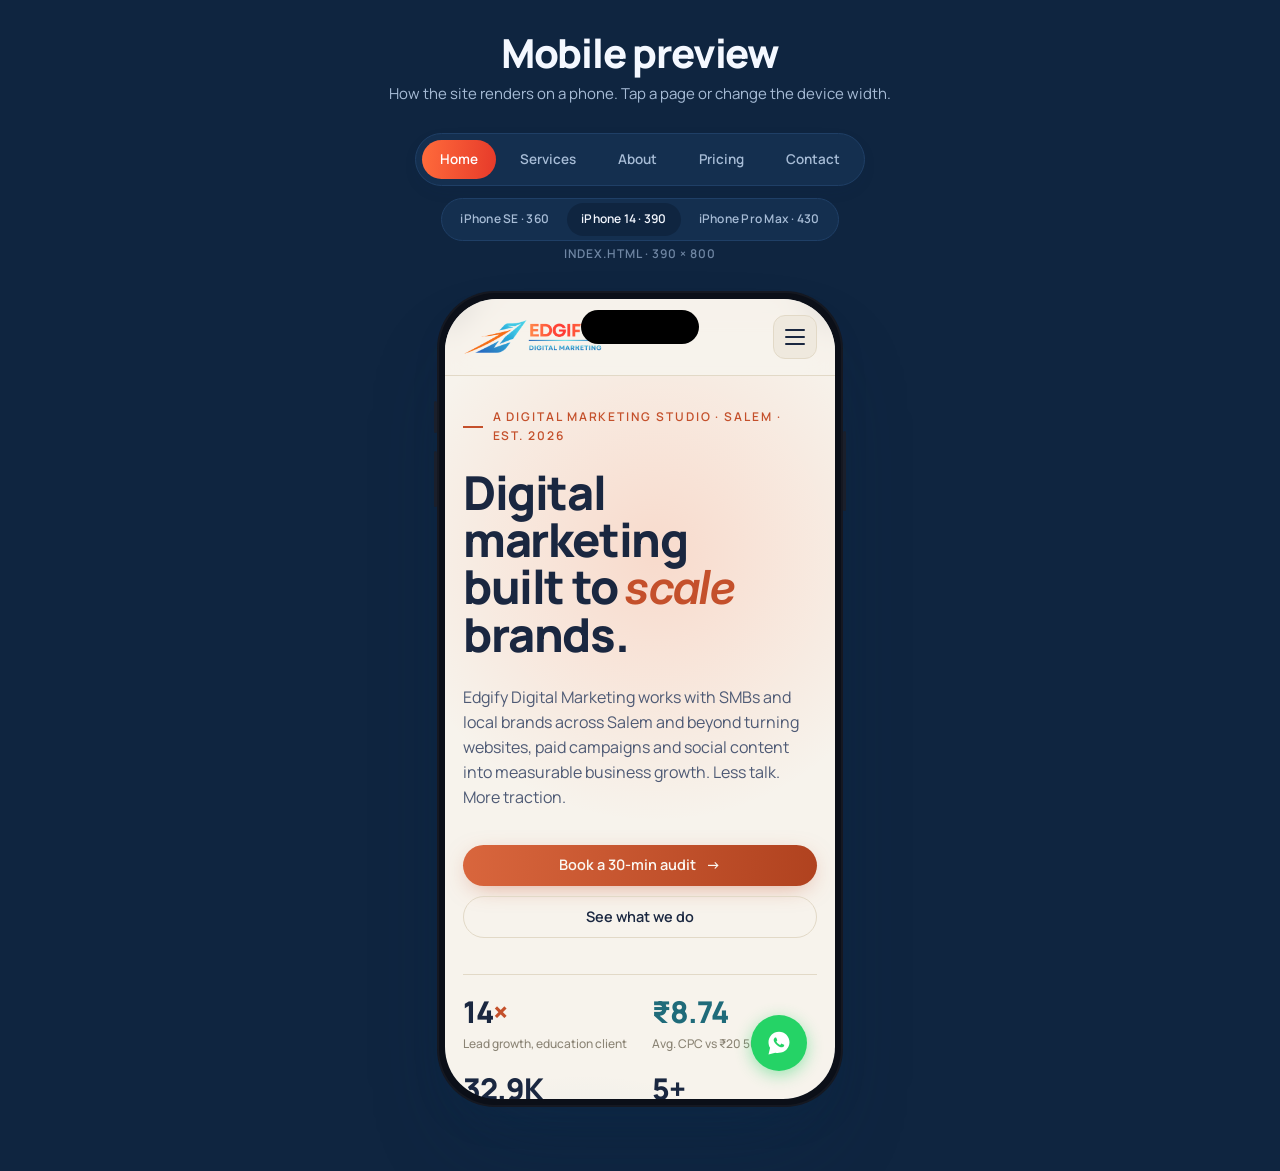
<file: mobile-preview.html>
<!DOCTYPE html>
<html lang="en">
<head>
<meta charset="UTF-8" />
<meta name="viewport" content="width=device-width, initial-scale=1.0" />
<title>Edgify Digital — Mobile Preview</title>
<link rel="stylesheet" href="assets/styles.css" />
<style>
  html, body {
    margin: 0;
    background: var(--bg-2);
    min-height: 100vh;
    overflow-x: hidden;
  }
  .mp-shell {
    min-height: 100vh;
    display: flex;
    flex-direction: column;
    align-items: center;
    padding: 32px 20px 64px;
    gap: 28px;
  }
  .mp-head {
    text-align: center;
    max-width: 560px;
  }
  .mp-head h1 {
    font-family: var(--font-display);
    font-weight: 800;
    letter-spacing: -0.03em;
    font-size: clamp(28px, 4vw, 40px);
    line-height: 1.05;
    margin: 0 0 8px;
    color: var(--text);
  }
  .mp-head p {
    color: var(--text-dim);
    font-size: 15px;
    margin: 0;
  }
  .mp-tabs {
    display: inline-flex;
    flex-wrap: wrap;
    gap: 6px;
    padding: 6px;
    background: var(--surface);
    border: 1px solid var(--line);
    border-radius: 999px;
    box-shadow: 0 6px 22px -10px rgba(11,42,74,0.20);
  }
  .mp-tab {
    padding: 9px 18px;
    border-radius: 999px;
    font-family: var(--font-body);
    font-weight: 600;
    font-size: 13.5px;
    color: var(--text-dim);
    background: transparent;
    border: 0;
    cursor: pointer;
    transition: background .15s ease, color .15s ease;
  }
  .mp-tab:hover { color: var(--text); }
  .mp-tab.is-active {
    background: linear-gradient(95deg, var(--brand-coral) 0%, var(--brand-red) 100%);
    color: #fff;
  }
  .mp-size-toggle {
    display: inline-flex;
    gap: 4px;
    padding: 4px;
    background: var(--surface);
    border: 1px solid var(--line);
    border-radius: 999px;
    font-size: 12px;
  }
  .mp-size-toggle button {
    padding: 7px 14px;
    border-radius: 999px;
    background: transparent;
    color: var(--text-dim);
    font-weight: 600;
    font-family: var(--font-body);
    letter-spacing: 0.02em;
  }
  .mp-size-toggle button.is-active {
    background: var(--bg-2);
    color: var(--text);
  }

  /* Device frame — pure CSS iPhone-ish */
  .phone {
    --phone-w: 390px;
    --phone-h: 800px;
    --phone-radius: 52px;
    width: calc(var(--phone-w) + 16px);
    height: calc(var(--phone-h) + 16px);
    border-radius: calc(var(--phone-radius) + 6px);
    background: #0B0F18;
    padding: 8px;
    box-shadow:
      0 50px 90px -30px rgba(11,42,74,0.35),
      0 20px 40px -20px rgba(11,42,74,0.30),
      inset 0 0 0 2px rgba(255,255,255,0.04);
    position: relative;
    flex-shrink: 0;
  }
  .phone.size-sm { --phone-w: 360px; --phone-h: 740px; }
  .phone.size-lg { --phone-w: 430px; --phone-h: 880px; }

  .phone::before,
  .phone::after {
    content: "";
    position: absolute;
    background: #1a1f2b;
    border-radius: 4px;
  }
  /* Side buttons */
  .phone::before { left: -3px; top: 110px; width: 3px; height: 32px; }
  .phone::after { left: -3px; top: 160px; width: 3px; height: 56px; }
  .phone .btn-right {
    position: absolute;
    right: -3px;
    top: 140px;
    width: 3px;
    height: 80px;
    background: #1a1f2b;
    border-radius: 4px;
  }

  .phone-inner {
    width: 100%;
    height: 100%;
    border-radius: var(--phone-radius);
    background: #000;
    overflow: hidden;
    position: relative;
  }

  /* Dynamic Island */
  .phone-island {
    position: absolute;
    top: 11px;
    left: 50%;
    transform: translateX(-50%);
    width: 118px;
    height: 34px;
    background: #000;
    border-radius: 20px;
    z-index: 5;
    pointer-events: none;
  }

  .phone-iframe {
    width: 100%;
    height: 100%;
    border: 0;
    background: var(--bg);
    display: block;
  }

  .mp-meta {
    color: var(--text-mute);
    font-size: 12px;
    letter-spacing: 0.08em;
    text-transform: uppercase;
    font-weight: 600;
    margin-top: -8px;
  }

  .mp-controls {
    display: flex;
    flex-direction: column;
    align-items: center;
    gap: 12px;
  }

  @media (max-width: 480px) {
    .mp-shell { padding: 18px 12px 40px; }
    .mp-tab { padding: 8px 14px; font-size: 13px; }
    .phone {
      --phone-w: 320px;
      --phone-h: 680px;
      --phone-radius: 44px;
    }
    .phone.size-lg { --phone-w: 340px; --phone-h: 720px; }
  }
</style>
</head>
<body>

<div class="mp-shell">

  <div class="mp-head">
    <h1>Mobile preview</h1>
    <p>How the site renders on a phone. Tap a page or change the device width.</p>
  </div>

  <div class="mp-controls">
    <div class="mp-tabs" role="tablist">
      <button type="button" class="mp-tab is-active" data-src="index.html">Home</button>
      <button type="button" class="mp-tab" data-src="services.html">Services</button>
      <button type="button" class="mp-tab" data-src="about.html">About</button>
      <button type="button" class="mp-tab" data-src="pricing.html">Pricing</button>
      <button type="button" class="mp-tab" data-src="contact.html">Contact</button>
    </div>

    <div class="mp-size-toggle" role="tablist" aria-label="Device width">
      <button type="button" data-size="sm">iPhone SE · 360</button>
      <button type="button" data-size="md" class="is-active">iPhone 14 · 390</button>
      <button type="button" data-size="lg">iPhone Pro Max · 430</button>
    </div>

    <div class="mp-meta" id="mp-meta">index.html · 390 × 800</div>
  </div>

  <div class="phone size-md" id="phone">
    <span class="btn-right"></span>
    <div class="phone-inner">
      <div class="phone-island"></div>
      <iframe class="phone-iframe" id="mp-iframe" src="index.html" title="Mobile preview" loading="lazy"></iframe>
    </div>
  </div>

</div>

<script>
(function () {
  const iframe = document.getElementById('mp-iframe');
  const phone = document.getElementById('phone');
  const meta = document.getElementById('mp-meta');
  const tabs = document.querySelectorAll('.mp-tab');
  const sizeBtns = document.querySelectorAll('.mp-size-toggle button');

  let currentSrc = 'index.html';
  let currentSize = 'md';

  const sizeLabels = {
    sm: '360 × 740',
    md: '390 × 800',
    lg: '430 × 880'
  };

  function updateMeta() {
    meta.textContent = currentSrc + ' · ' + sizeLabels[currentSize];
  }

  tabs.forEach(t => {
    t.addEventListener('click', () => {
      tabs.forEach(x => x.classList.remove('is-active'));
      t.classList.add('is-active');
      currentSrc = t.dataset.src;
      iframe.src = currentSrc;
      updateMeta();
    });
  });

  sizeBtns.forEach(b => {
    b.addEventListener('click', () => {
      sizeBtns.forEach(x => x.classList.remove('is-active'));
      b.classList.add('is-active');
      currentSize = b.dataset.size;
      phone.classList.remove('size-sm','size-md','size-lg');
      phone.classList.add('size-' + currentSize);
      updateMeta();
    });
  });
})();
</script>

</body>
</html>
</file>
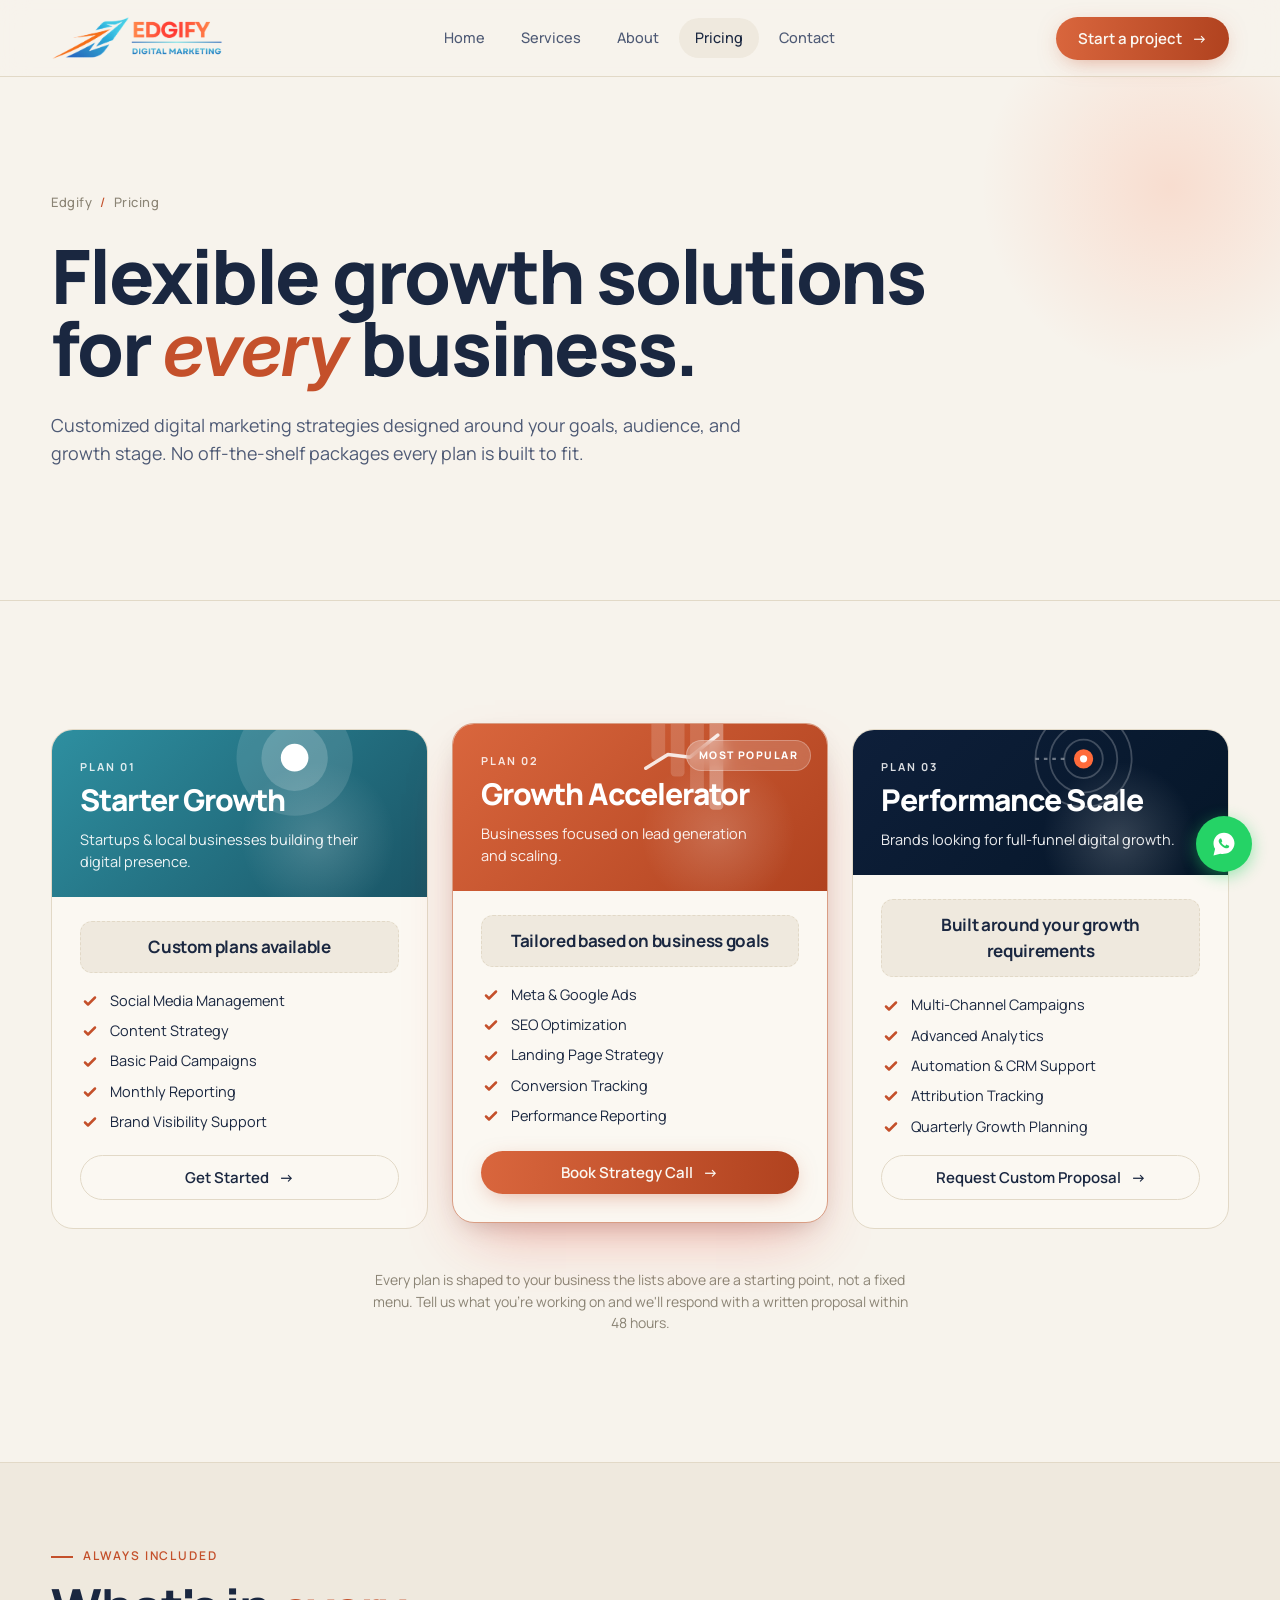
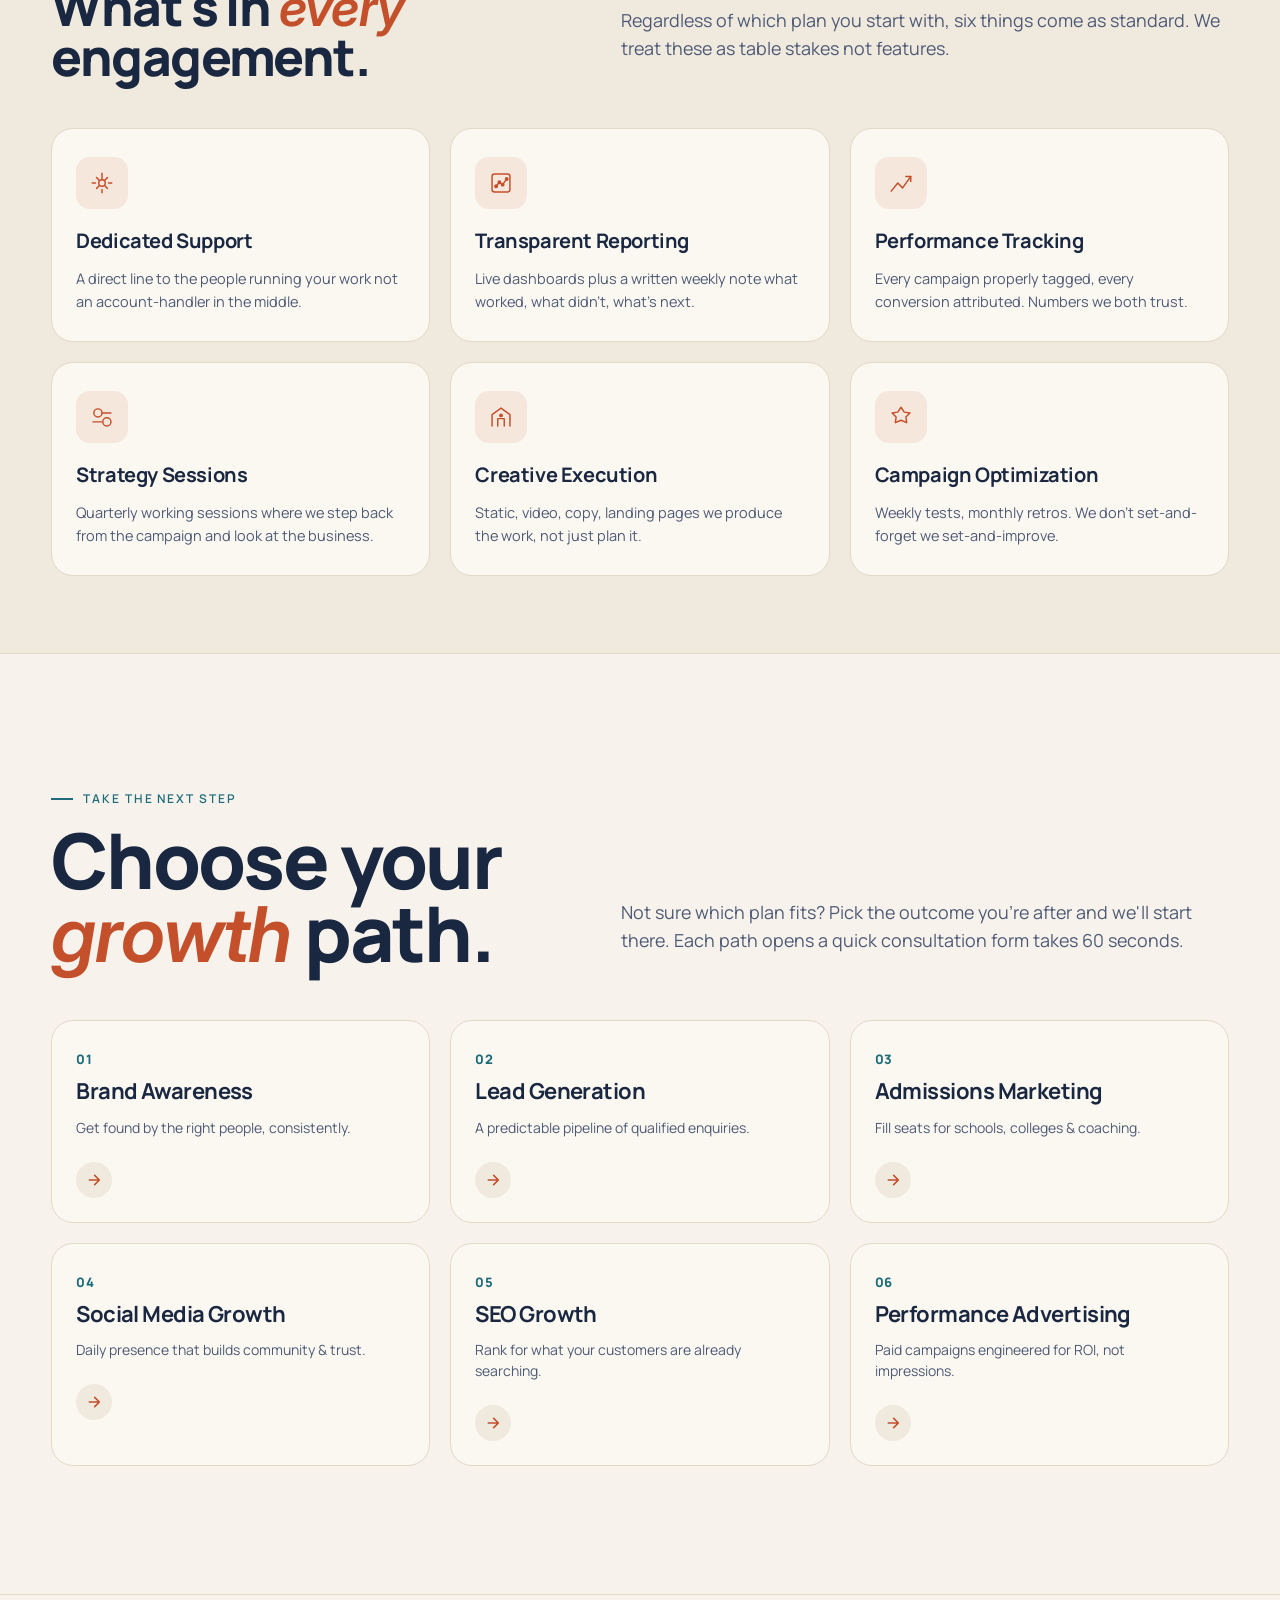
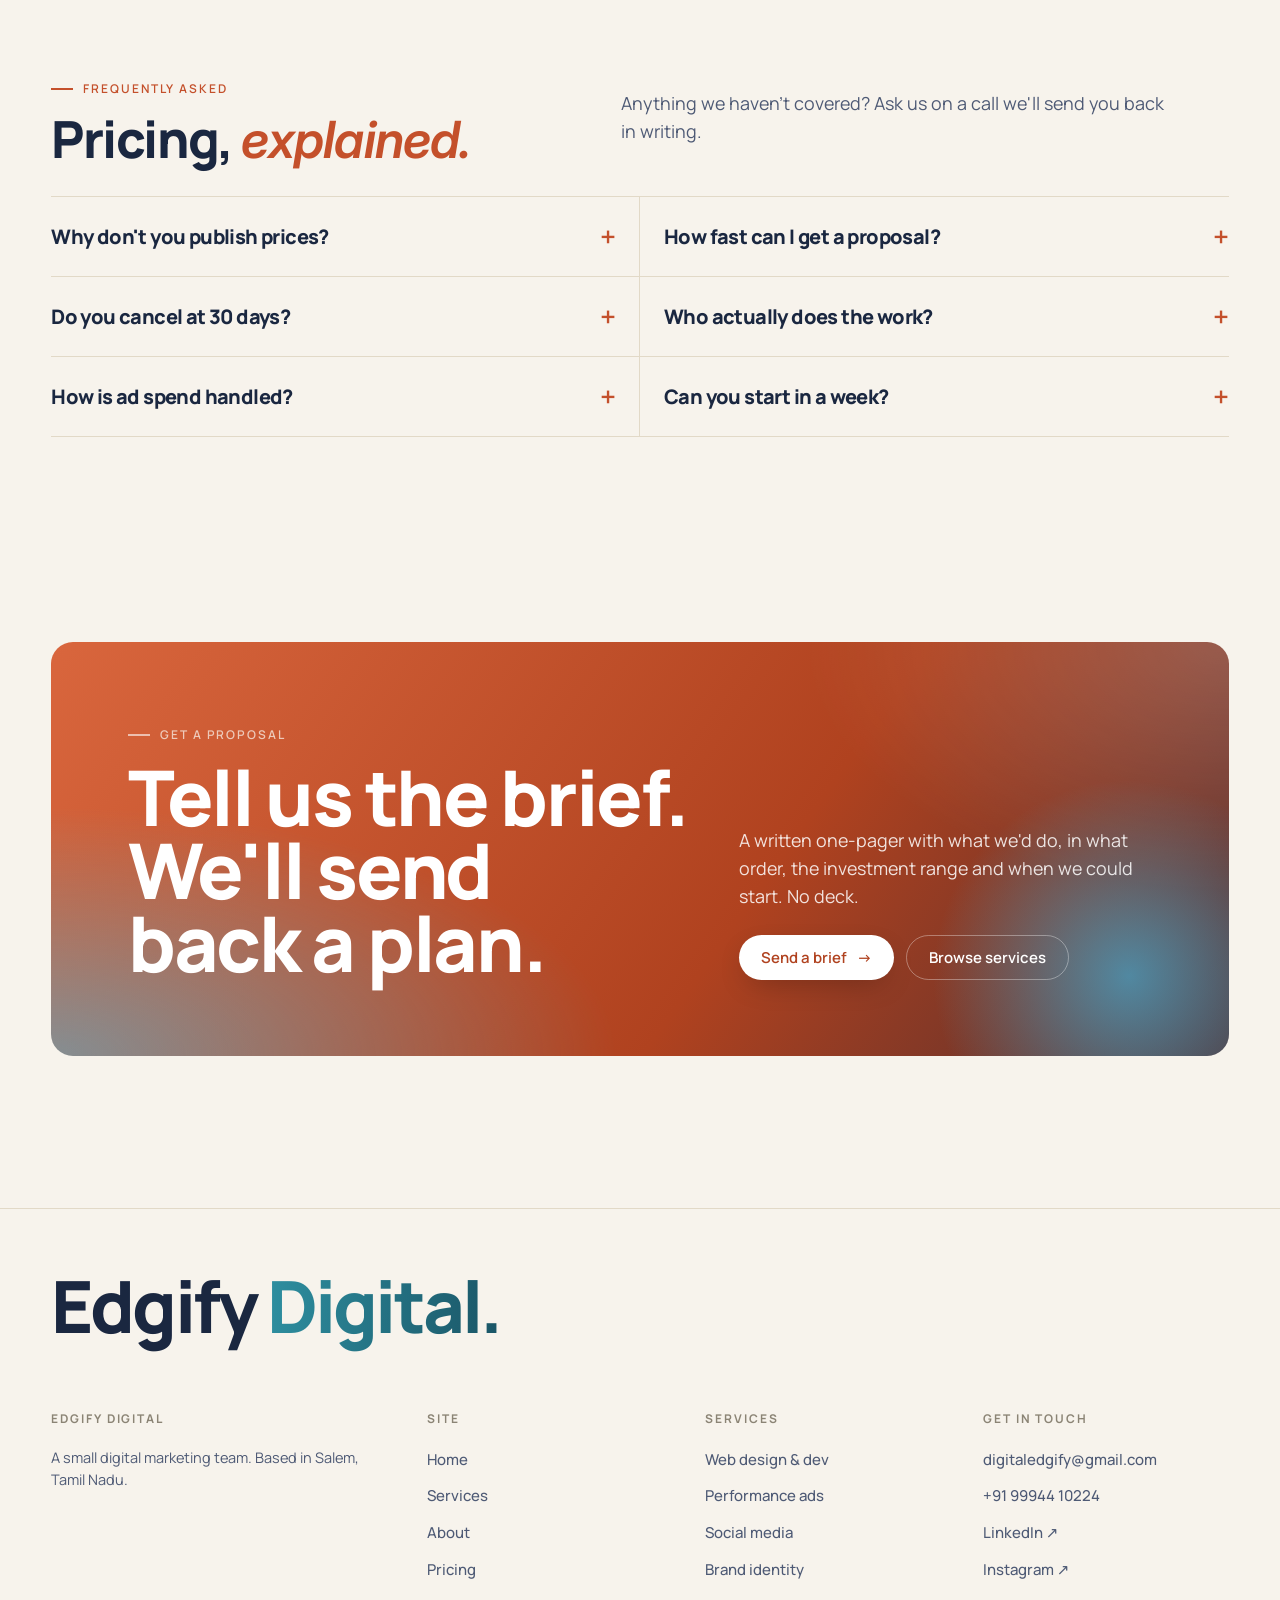
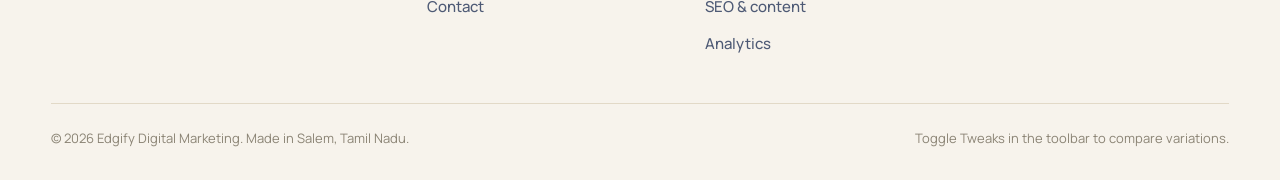
<file: pricing.html>
<!DOCTYPE html>
<html lang="en" data-variation="editorial">
<head>
<!-- Meta Pixel Code -->
<script>
!function(f,b,e,v,n,t,s)
{if(f.fbq)return;n=f.fbq=function(){n.callMethod?
n.callMethod.apply(n,arguments):n.queue.push(arguments)};
if(!f._fbq)f._fbq=n;n.push=n;n.loaded=!0;n.version='2.0';
n.queue=[];t=b.createElement(e);t.async=!0;
t.src=v;s=b.getElementsByTagName(e)[0];
s.parentNode.insertBefore(t,s)}(window, document,'script',
'https://connect.facebook.net/en_US/fbevents.js');
fbq('init', '1009293238755650');
fbq('track', 'PageView');
</script>
<!-- End Meta Pixel Code -->
<meta charset="UTF-8" />
<meta name="viewport" content="width=device-width, initial-scale=1.0" />
<!-- Google Tag Manager -->
<script>(function(w,d,s,l,i){w[l]=w[l]||[];w[l].push({'gtm.start':
new Date().getTime(),event:'gtm.js'});var f=d.getElementsByTagName(s)[0],
j=d.createElement(s),dl=l!='dataLayer'?'&l='+l:'';j.async=true;j.src=
'https://www.googletagmanager.com/gtm.js?id='+i+dl;f.parentNode.insertBefore(j,f);
})(window,document,'script','dataLayer','GTM-NL3HXFH4');</script>
<!-- End Google Tag Manager -->
<title>Pricing | Digital Marketing Packages | Edgify Digital Marketing</title>
<meta name="description" content="Simple digital marketing pricing for small businesses. Flexible packages for websites, ads, social and SEO, matched to your budget and goals." />
<link rel="canonical" href="https://www.edgifydigital.in/pricing.html" />
<meta property="og:type" content="website" />
<meta property="og:site_name" content="Edgify Digital Marketing" />
<meta property="og:title" content="Pricing | Digital Marketing Packages | Edgify Digital Marketing" />
<meta property="og:description" content="Simple digital marketing pricing for small businesses. Flexible packages for websites, ads, social and SEO, matched to your budget and goals." />
<meta property="og:url" content="https://www.edgifydigital.in/pricing.html" />
<meta name="robots" content="index, follow" />
<link rel="stylesheet" href="assets/styles.css" />
<link rel="stylesheet" href="assets/pricing.css" />
</head>
<body data-screen-label="Pricing">
<!-- Meta Pixel (noscript) -->
<noscript><img height="1" width="1" style="display:none"
src="https://www.facebook.com/tr?id=1009293238755650&ev=PageView&noscript=1"
/></noscript>
<!-- Google Tag Manager (noscript) -->
<noscript><iframe src="https://www.googletagmanager.com/ns.html?id=GTM-NL3HXFH4"
height="0" width="0" style="display:none;visibility:hidden"></iframe></noscript>
<!-- End Google Tag Manager (noscript) -->

<header class="nav">
 <div class="container nav-inner">
 <a class="brand" href="index.html" aria-label="Edgify Digital Marketing home"><img src="assets/edgify-logo-light.png" alt="Edgify Digital Marketing" /></a>
 <nav class="nav-links" aria-label="Primary">
 <a href="index.html">Home</a>
 <a href="services.html">Services</a>
 <a href="about.html">About</a>
 <a href="pricing.html" class="is-active">Pricing</a>
 <a href="contact.html">Contact</a>
 </nav>
 <div class="nav-cta">
 <a href="contact.html" class="btn btn-primary">Start a project <span class="btn-arrow">→</span></a>
 </div>
 </div>
</header>

<!-- ============== BANNER ============== -->
<section class="page-banner">
 <div class="container">
 <div class="crumbs"><a href="index.html">Edgify</a> <span>/</span> Pricing</div>
 <h1 class="display h-xl" style="font-size: 75px">Flexible growth solutions<br />for <span class="ital">every</span> business.</h1>
 <p class="lede" style="margin-top:28px;max-width:64ch;">
 Customized digital marketing strategies designed around your goals,
 audience, and growth stage. No off-the-shelf packages every plan
 is built to fit.
 </p>
 </div>
</section>

<!-- ============== PRICING PLANS ============== -->
<section class="section">
 <div class="container">

 <div class="plans">

 <!-- STARTER -->
 <article class="plan">
 <div class="plan-head plan-head-cyan">
 <svg class="plan-head-art" viewBox="0 0 120 120" aria-hidden="true">
 <circle cx="100" cy="20" r="42" fill="rgba(255,255,255,0.12)"/>
 <circle cx="100" cy="20" r="24" fill="rgba(255,255,255,0.18)"/>
 <circle cx="100" cy="20" r="10" fill="#FFFFFF"/>
 </svg>
 <div class="plan-tag">Plan 01</div>
 <h3 class="plan-name">Starter Growth</h3>
 <div class="plan-fit">Startups &amp; local businesses building their digital presence.</div>
 </div>

 <div class="plan-body">
 <div class="plan-meta">Custom plans available</div>

 <ul class="plan-feat">
 <li><svg class="check" viewBox="0 0 20 20"><path d="M5 10.5l3 3 7-7" /></svg> Social Media Management</li>
 <li><svg class="check" viewBox="0 0 20 20"><path d="M5 10.5l3 3 7-7" /></svg> Content Strategy</li>
 <li><svg class="check" viewBox="0 0 20 20"><path d="M5 10.5l3 3 7-7" /></svg> Basic Paid Campaigns</li>
 <li><svg class="check" viewBox="0 0 20 20"><path d="M5 10.5l3 3 7-7" /></svg> Monthly Reporting</li>
 <li><svg class="check" viewBox="0 0 20 20"><path d="M5 10.5l3 3 7-7" /></svg> Brand Visibility Support</li>
 </ul>

 <a class="btn btn-ghost plan-cta" href="contact.html">Get Started <span class="btn-arrow">→</span></a>
 </div>
 </article>

 <!-- GROWTH ACCELERATOR (featured) -->
 <article class="plan is-featured">
 <div class="plan-badge">Most Popular</div>
 <div class="plan-head plan-head-orange">
 <svg class="plan-head-art" viewBox="0 0 120 120" aria-hidden="true">
 <g fill="rgba(255,255,255,0.16)">
 <rect x="68" y="-4" width="10" height="30" rx="3"/>
 <rect x="82" y="-4" width="10" height="42" rx="3"/>
 <rect x="96" y="-4" width="10" height="54" rx="3"/>
 <rect x="110" y="-4" width="10" height="66" rx="3" fill="rgba(255,255,255,0.32)"/>
 </g>
 <path d="M64 32 L80 22 L96 24 L116 8" stroke="#FFFFFF" stroke-width="2.5" fill="none" stroke-linecap="round" stroke-linejoin="round" opacity="0.85"/>
 </svg>
 <div class="plan-tag">Plan 02</div>
 <h3 class="plan-name">Growth Accelerator</h3>
 <div class="plan-fit">Businesses focused on lead generation and scaling.</div>
 </div>

 <div class="plan-body">
 <div class="plan-meta">Tailored based on business goals</div>

 <ul class="plan-feat">
 <li><svg class="check" viewBox="0 0 20 20"><path d="M5 10.5l3 3 7-7" /></svg> Meta &amp; Google Ads</li>
 <li><svg class="check" viewBox="0 0 20 20"><path d="M5 10.5l3 3 7-7" /></svg> SEO Optimization</li>
 <li><svg class="check" viewBox="0 0 20 20"><path d="M5 10.5l3 3 7-7" /></svg> Landing Page Strategy</li>
 <li><svg class="check" viewBox="0 0 20 20"><path d="M5 10.5l3 3 7-7" /></svg> Conversion Tracking</li>
 <li><svg class="check" viewBox="0 0 20 20"><path d="M5 10.5l3 3 7-7" /></svg> Performance Reporting</li>
 </ul>

 <a class="btn btn-primary plan-cta" href="contact.html">Book Strategy Call <span class="btn-arrow">→</span></a>
 </div>
 </article>

 <!-- PERFORMANCE SCALE -->
 <article class="plan">
 <div class="plan-head plan-head-navy">
 <svg class="plan-head-art" viewBox="0 0 120 120" aria-hidden="true">
 <g stroke="rgba(255,255,255,0.22)" stroke-width="1.5" fill="none">
 <circle cx="96" cy="24" r="40"/>
 <circle cx="96" cy="24" r="28"/>
 <circle cx="96" cy="24" r="16"/>
 </g>
 <circle cx="96" cy="24" r="8" fill="#FF6B3B"/>
 <circle cx="96" cy="24" r="3" fill="#FFFFFF"/>
 <line x1="56" y1="24" x2="80" y2="24" stroke="rgba(255,255,255,0.4)" stroke-width="2" stroke-dasharray="3 4"/>
 </svg>
 <div class="plan-tag">Plan 03</div>
 <h3 class="plan-name">Performance Scale</h3>
 <div class="plan-fit">Brands looking for full-funnel digital growth.</div>
 </div>

 <div class="plan-body">
 <div class="plan-meta">Built around your growth requirements</div>

 <ul class="plan-feat">
 <li><svg class="check" viewBox="0 0 20 20"><path d="M5 10.5l3 3 7-7" /></svg> Multi-Channel Campaigns</li>
 <li><svg class="check" viewBox="0 0 20 20"><path d="M5 10.5l3 3 7-7" /></svg> Advanced Analytics</li>
 <li><svg class="check" viewBox="0 0 20 20"><path d="M5 10.5l3 3 7-7" /></svg> Automation &amp; CRM Support</li>
 <li><svg class="check" viewBox="0 0 20 20"><path d="M5 10.5l3 3 7-7" /></svg> Attribution Tracking</li>
 <li><svg class="check" viewBox="0 0 20 20"><path d="M5 10.5l3 3 7-7" /></svg> Quarterly Growth Planning</li>
 </ul>

 <a class="btn btn-ghost plan-cta" href="contact.html">Request Custom Proposal <span class="btn-arrow">→</span></a>
 </div>
 </article>

 </div>

 <p class="plans-note">
 Every plan is shaped to your business the lists above are a starting point, not a fixed menu.
 Tell us what you're working on and we'll respond with a written proposal within 48 hours.
 </p>
 </div>
</section>

<!-- ============== INCLUDED IN EVERY ENGAGEMENT ============== -->
<section class="section-tight" style="background:var(--bg-2);border-block:1px solid var(--line);">
 <div class="container">
 <div class="section-head" style="margin-bottom:48px;">
 <div>
 <div class="eyebrow">Always included</div>
 <h2 class="display h-md" style="margin-top:16px;">What's in <span class="ital">every</span> engagement.</h2>
 </div>
 <p class="lede">
 Regardless of which plan you start with, six things come as standard.
 We treat these as table stakes not features.
 </p>
 </div>

 <div class="included">
 <div class="incl-card">
 <div class="incl-icon">
 <svg viewBox="0 0 32 32"><path d="M16 4v8M16 28v-4M28 16h-4M8 16H4M22.6 9.4l-2.8 2.8M12.2 19.8l-2.8 2.8M22.6 22.6l-2.8-2.8M12.2 12.2L9.4 9.4" /><circle cx="16" cy="16" r="4" /></svg>
 </div>
 <h4>Dedicated Support</h4>
 <p>A direct line to the people running your work not an account-handler in the middle.</p>
 </div>
 <div class="incl-card">
 <div class="incl-icon">
 <svg viewBox="0 0 32 32"><rect x="5" y="5" width="22" height="22" rx="3" /><path d="M10 20l4-5 4 3 5-7" /><circle cx="10" cy="20" r="1.5" fill="currentColor" /><circle cx="14" cy="15" r="1.5" fill="currentColor" /><circle cx="18" cy="18" r="1.5" fill="currentColor" /><circle cx="23" cy="11" r="1.5" fill="currentColor" /></svg>
 </div>
 <h4>Transparent Reporting</h4>
 <p>Live dashboards plus a written weekly note what worked, what didn't, what's next.</p>
 </div>
 <div class="incl-card">
 <div class="incl-icon">
 <svg viewBox="0 0 32 32"><path d="M4 26l8-10 6 6 10-14" /><path d="M22 8h6v6" /></svg>
 </div>
 <h4>Performance Tracking</h4>
 <p>Every campaign properly tagged, every conversion attributed. Numbers we both trust.</p>
 </div>
 <div class="incl-card">
 <div class="incl-icon">
 <svg viewBox="0 0 32 32"><circle cx="11" cy="11" r="5" /><circle cx="22" cy="22" r="5" /><path d="M16 11h11M5 22h11" /></svg>
 </div>
 <h4>Strategy Sessions</h4>
 <p>Quarterly working sessions where we step back from the campaign and look at the business.</p>
 </div>
 <div class="incl-card">
 <div class="incl-icon">
 <svg viewBox="0 0 32 32"><path d="M5 27V13l11-8 11 8v14" /><path d="M12 27v-9h8v9" /><circle cx="16" cy="14" r="1.5" fill="currentColor" /></svg>
 </div>
 <h4>Creative Execution</h4>
 <p>Static, video, copy, landing pages we produce the work, not just plan it.</p>
 </div>
 <div class="incl-card">
 <div class="incl-icon">
 <svg viewBox="0 0 32 32"><path d="M16 4l4 6 7 1-5 5 1 7-7-3-7 3 1-7-5-5 7-1z" /></svg>
 </div>
 <h4>Campaign Optimization</h4>
 <p>Weekly tests, monthly retros. We don't set-and-forget we set-and-improve.</p>
 </div>
 </div>
 </div>
</section>

<!-- ============== CHOOSE YOUR GROWTH PATH ============== -->
<section class="section">
 <div class="container">
 <div class="section-head" style="margin-bottom:48px;">
 <div>
 <div class="eyebrow text-cyan" style="color:var(--accent-2);">Take the next step</div>
 <h2 class="display h-lg" style="margin-top:16px;">Choose your <span class="ital">growth</span> path.</h2>
 </div>
 <p class="lede">
 Not sure which plan fits? Pick the outcome you're after and we'll start there.
 Each path opens a quick consultation form takes 60 seconds.
 </p>
 </div>

 <div class="paths">
 <button class="path-card" data-path="Brand Awareness" type="button">
 <div class="path-num">01</div>
 <div class="path-name">Brand Awareness</div>
 <div class="path-desc">Get found by the right people, consistently.</div>
 <div class="path-arrow"><svg viewBox="0 0 24 24"><path d="M5 12h14M13 5l7 7-7 7" /></svg></div>
 </button>
 <button class="path-card" data-path="Lead Generation" type="button">
 <div class="path-num">02</div>
 <div class="path-name">Lead Generation</div>
 <div class="path-desc">A predictable pipeline of qualified enquiries.</div>
 <div class="path-arrow"><svg viewBox="0 0 24 24"><path d="M5 12h14M13 5l7 7-7 7" /></svg></div>
 </button>
 <button class="path-card" data-path="Admissions Marketing" type="button">
 <div class="path-num">03</div>
 <div class="path-name">Admissions Marketing</div>
 <div class="path-desc">Fill seats for schools, colleges &amp; coaching.</div>
 <div class="path-arrow"><svg viewBox="0 0 24 24"><path d="M5 12h14M13 5l7 7-7 7" /></svg></div>
 </button>
 <button class="path-card" data-path="Social Media Growth" type="button">
 <div class="path-num">04</div>
 <div class="path-name">Social Media Growth</div>
 <div class="path-desc">Daily presence that builds community &amp; trust.</div>
 <div class="path-arrow"><svg viewBox="0 0 24 24"><path d="M5 12h14M13 5l7 7-7 7" /></svg></div>
 </button>
 <button class="path-card" data-path="SEO Growth" type="button">
 <div class="path-num">05</div>
 <div class="path-name">SEO Growth</div>
 <div class="path-desc">Rank for what your customers are already searching.</div>
 <div class="path-arrow"><svg viewBox="0 0 24 24"><path d="M5 12h14M13 5l7 7-7 7" /></svg></div>
 </button>
 <button class="path-card" data-path="Performance Advertising" type="button">
 <div class="path-num">06</div>
 <div class="path-name">Performance Advertising</div>
 <div class="path-desc">Paid campaigns engineered for ROI, not impressions.</div>
 <div class="path-arrow"><svg viewBox="0 0 24 24"><path d="M5 12h14M13 5l7 7-7 7" /></svg></div>
 </button>
 </div>
 </div>
</section>

<!-- ============== FAQ ============== -->
<section class="section-tight" style="border-top:1px solid var(--line);">
 <div class="container">
 <div class="section-head" style="margin-bottom:32px;">
 <div>
 <div class="eyebrow">Frequently asked</div>
 <h2 class="display h-md" style="margin-top:16px;">Pricing, <span class="ital">explained.</span></h2>
 </div>
 <p class="lede">Anything we haven't covered? Ask us on a call we'll send you back in writing.</p>
 </div>

 <div class="faq">
 <details>
 <summary>Why don't you publish prices?</summary>
 <p>Because every brand has a different starting point, audience and budget. Quoting a one-size-fits-all number would mean over-charging some and under-serving others. We'd rather scope properly and quote honestly.</p>
 </details>
 <details>
 <summary>How fast can I get a proposal?</summary>
 <p>Within 48 hours of our discovery call. A written one-pager covering what we'd do, in what order, the investment range and when we could start.</p>
 </details>
 <details>
 <summary>Do you cancel at 30 days?</summary>
 <p>Yes no annual lock-in, no exit fee. 30 days' notice in writing and we wind the work down cleanly. We'd rather earn next month.</p>
 </details>
 <details>
 <summary>Who actually does the work?</summary>
 <p>A small, hands-on team. Strategy, paid media and analytics are run in-house. For design, video and engineering we pull in trusted collaborators you'll meet everyone in week one. Nothing is outsourced overseas or white-labelled.</p>
 </details>
 <details>
 <summary>How is ad spend handled?</summary>
 <p>You pay Meta, Google and LinkedIn directly from your card. We never mark up ad spend or pass it through our books. Our fee covers the work; spend is spend.</p>
 </details>
 <details>
 <summary>Can you start in a week?</summary>
 <p>Often, yes depending on capacity. Projects usually kick off within ten working days; retainers within two to three weeks.</p>
 </details>
 </div>
 </div>
</section>

<!-- ============== CTA ============== -->
<section class="section">
 <div class="container">
 <div class="cta-block">
 <div>
 <div class="eyebrow" style="color:var(--accent-ink);opacity:0.7;">Get a proposal</div>
 <h2 class="display h-lg" style="margin-top:16px;">Tell us the brief. We'll send back a plan.</h2>
 </div>
 <div>
 <p class="lede">A written one-pager with what we'd do, in what order, the investment range and when we could start. No deck.</p>
 <div class="hero-actions" style="margin-top:24px;">
 <a class="btn btn-primary" href="contact.html">Send a brief <span class="btn-arrow">→</span></a>
 <a class="btn btn-ghost" href="services.html">Browse services</a>
 </div>
 </div>
 </div>
 </div>
</section>

<footer class="footer">
 <div class="container">
 <p class="footer-claim">Edgify <span class="grad">Digital.</span></p>
 <div class="footer-grid">
 <div class="footer-col">
 <h5>Edgify Digital</h5>
 <p style="color:var(--text-dim);font-size:14.5px;max-width:36ch;margin:0;">A small digital marketing team. Based in Salem, Tamil Nadu.</p>
 </div>
 <div class="footer-col">
 <h5>Site</h5>
 <ul>
 <li><a href="index.html">Home</a></li>
 <li><a href="services.html">Services</a></li>
 <li><a href="about.html">About</a></li>
 <li><a href="pricing.html">Pricing</a></li>
 <li><a href="contact.html">Contact</a></li>
 </ul>
 </div>
 <div class="footer-col">
 <h5>Services</h5>
 <ul>
 <li><a href="services.html#web">Web design &amp; dev</a></li>
 <li><a href="services.html#ads">Performance ads</a></li>
 <li><a href="services.html#social">Social media</a></li>
 <li><a href="services.html#brand">Brand identity</a></li>
 <li><a href="services.html#seo">SEO &amp; content</a></li>
 <li><a href="services.html#analytics">Analytics</a></li>
 </ul>
 </div>
 <div class="footer-col">
 <h5>Get in touch</h5>
 <ul>
 <li><a href="mailto:digitaledgify@gmail.com">digitaledgify@gmail.com</a></li>
 <li><a href="tel:+919994410224" class="call-btn">+91 99944 10224</a></li>
 <li><a href="https://www.linkedin.com/company/117165131/admin/dashboard/" target="_blank" rel="noopener">LinkedIn &nearr;</a></li>
 <li><a href="#">Instagram &nearr;</a></li>
 </ul>
 </div>
 </div>
 <div class="footer-bottom">
 <span>&copy; 2026 Edgify Digital Marketing. Made in Salem, Tamil Nadu.</span>
 <span>Toggle Tweaks in the toolbar to compare variations.</span>
 </div>
 </div>
</footer>

<!-- ============== CONSULTATION MODAL ============== -->
<div class="modal" id="consult-modal" aria-hidden="true" role="dialog" aria-labelledby="consult-title">
 <div class="modal-backdrop" data-close></div>
 <div class="modal-card" role="document">
 <button class="modal-close" type="button" aria-label="Close" data-close>&times;</button>

 <div class="modal-head">
 <div class="modal-eyebrow">Consultation request</div>
 <h3 class="modal-title" id="consult-title">Let's talk about <span class="modal-path">your growth</span>.</h3>
 <p class="modal-sub">60 seconds. We'll come back within one working day.</p>
 </div>

 <form class="modal-form" id="consult-form">
 <input type="hidden" name="path" id="consult-path" value="" />

 <div class="modal-row">
 <div class="modal-field">
 <label>Your name</label>
 <input type="text" name="name" placeholder="Full Name" required />
 </div>
 <div class="modal-field">
 <label>Company</label>
 <input type="text" name="company" placeholder="Your company" required />
 </div>
 </div>
 <div class="modal-row">
 <div class="modal-field">
 <label>Email</label>
 <input type="email" name="email" placeholder="you@company.in" required />
 </div>
 <div class="modal-field">
 <label>Phone / WhatsApp</label>
 <input type="tel" name="phone" placeholder="+91 …" />
 </div>
 </div>
 <div class="modal-field">
 <label>One sentence on what you'd like to achieve</label>
 <textarea name="goal" placeholder="e.g. We want to double admissions next academic year."></textarea>
 </div>

 <button class="btn btn-primary modal-submit" type="submit">Request consultation <span class="btn-arrow">→</span></button>
 <p class="modal-fine">By submitting, you agree to be contacted by Edgify Digital Marketing. We never share enquiries.</p>
 </form>
 </div>
</div>

<script src="assets/mobile-nav.js"></script>
<script src="assets/tweaks.js"></script>
<script src="assets/pixel-events.js"></script>
<script>
 // ===== Consultation modal =====
 (function(){
 const modal = document.getElementById('consult-modal');
 const pathInput = document.getElementById('consult-path');
 const pathLabel = modal.querySelector('.modal-path');
 const form = document.getElementById('consult-form');
 const submitBtn = form.querySelector('.modal-submit');

 function open(path){
 pathInput.value = path;
 pathLabel.textContent = path.toLowerCase();
 modal.classList.add('is-open');
 modal.setAttribute('aria-hidden','false');
 document.body.style.overflow = 'hidden';
 setTimeout(() => modal.querySelector('input[name=name]').focus(), 60);
 }
 function close(){
 modal.classList.remove('is-open');
 modal.setAttribute('aria-hidden','true');
 document.body.style.overflow = '';
 }
 document.querySelectorAll('.path-card').forEach(b => {
 b.addEventListener('click', () => open(b.getAttribute('data-path')));
 });
 modal.querySelectorAll('[data-close]').forEach(el => el.addEventListener('click', close));
 document.addEventListener('keydown', e => { if(e.key === 'Escape' && modal.classList.contains('is-open')) close(); });

 form.addEventListener('submit', async function(e) {
    e.preventDefault();
    submitBtn.innerHTML = 'Sending…';
    submitBtn.disabled = true;
    const data = new FormData(form);
    try {
      const res = await fetch('https://formspree.io/f/mlgvvyno', {
        method: 'POST',
        body: data,
        headers: { 'Accept': 'application/json' }
      });
      if (res.ok) {
        window.dataLayer = window.dataLayer || [];
        window.dataLayer.push({ event: 'form_submit', form_name: 'consultation_form' });
        if (typeof fbq === 'function') fbq('track', 'Lead');
        submitBtn.innerHTML = "Sent! We'll be back within a day ✓";
        form.reset();
      } else {
        submitBtn.innerHTML = 'Something went wrong — try again';
        submitBtn.disabled = false;
      }
    } catch(err) {
      submitBtn.innerHTML = 'Network error — try again';
      submitBtn.disabled = false;
    }
  });
 })();
</script>

<!-- WhatsApp Float Button -->
<a href="https://wa.me/919994410224?text=Hi!%20I'd%20like%20to%20book%20a%20free%20consultation%20with%20Edgify." class="whatsapp-btn" 
   target="_blank" 
   rel="noopener"
   aria-label="Chat on WhatsApp"
   style="
     position:fixed;
     bottom:28px;
     right:28px;
     z-index:999;
     width:56px;
     height:56px;
     background:#25D366;
     border-radius:50%;
     display:flex;
     align-items:center;
     justify-content:center;
     box-shadow:0 4px 16px rgba(37,211,102,0.45);
     transition:transform .2s ease;
   "
   onmouseover="this.style.transform='scale(1.1)'"
   onmouseout="this.style.transform='scale(1)'">
  <svg width="28" height="28" viewBox="0 0 32 32" fill="white" xmlns="http://www.w3.org/2000/svg">
    <path d="M16 3C9.373 3 4 8.373 4 15c0 2.385.668 4.61 1.832 6.5L4 29l7.75-1.812A11.94 11.94 0 0016 27c6.627 0 12-5.373 12-12S22.627 3 16 3zm5.844 16.523c-.248.697-1.458 1.332-2.01 1.414-.516.077-1.168.11-1.883-.118-.434-.137-.99-.32-1.703-.627-2.994-1.292-4.953-4.3-5.104-4.498-.148-.199-1.207-1.605-1.207-3.063 0-1.457.763-2.175 1.033-2.47.27-.294.588-.368.784-.368.197 0 .393.002.565.01.182.009.425-.069.665.507.248.59.843 2.047.917 2.195.073.148.122.32.024.516-.098.197-.148.32-.295.492-.148.173-.312.386-.444.518-.148.147-.302.308-.13.603.172.295.765 1.262 1.642 2.044 1.128 1.005 2.079 1.316 2.374 1.464.295.148.467.123.64-.074.172-.197.738-.861.935-1.156.197-.295.394-.246.665-.148.27.099 1.722.812 2.017.96.295.148.492.222.566.344.073.122.073.697-.175 1.393z"/>
  </svg>
</a>
<!-- End WhatsApp Float Button -->
</body>
</html>
</file>
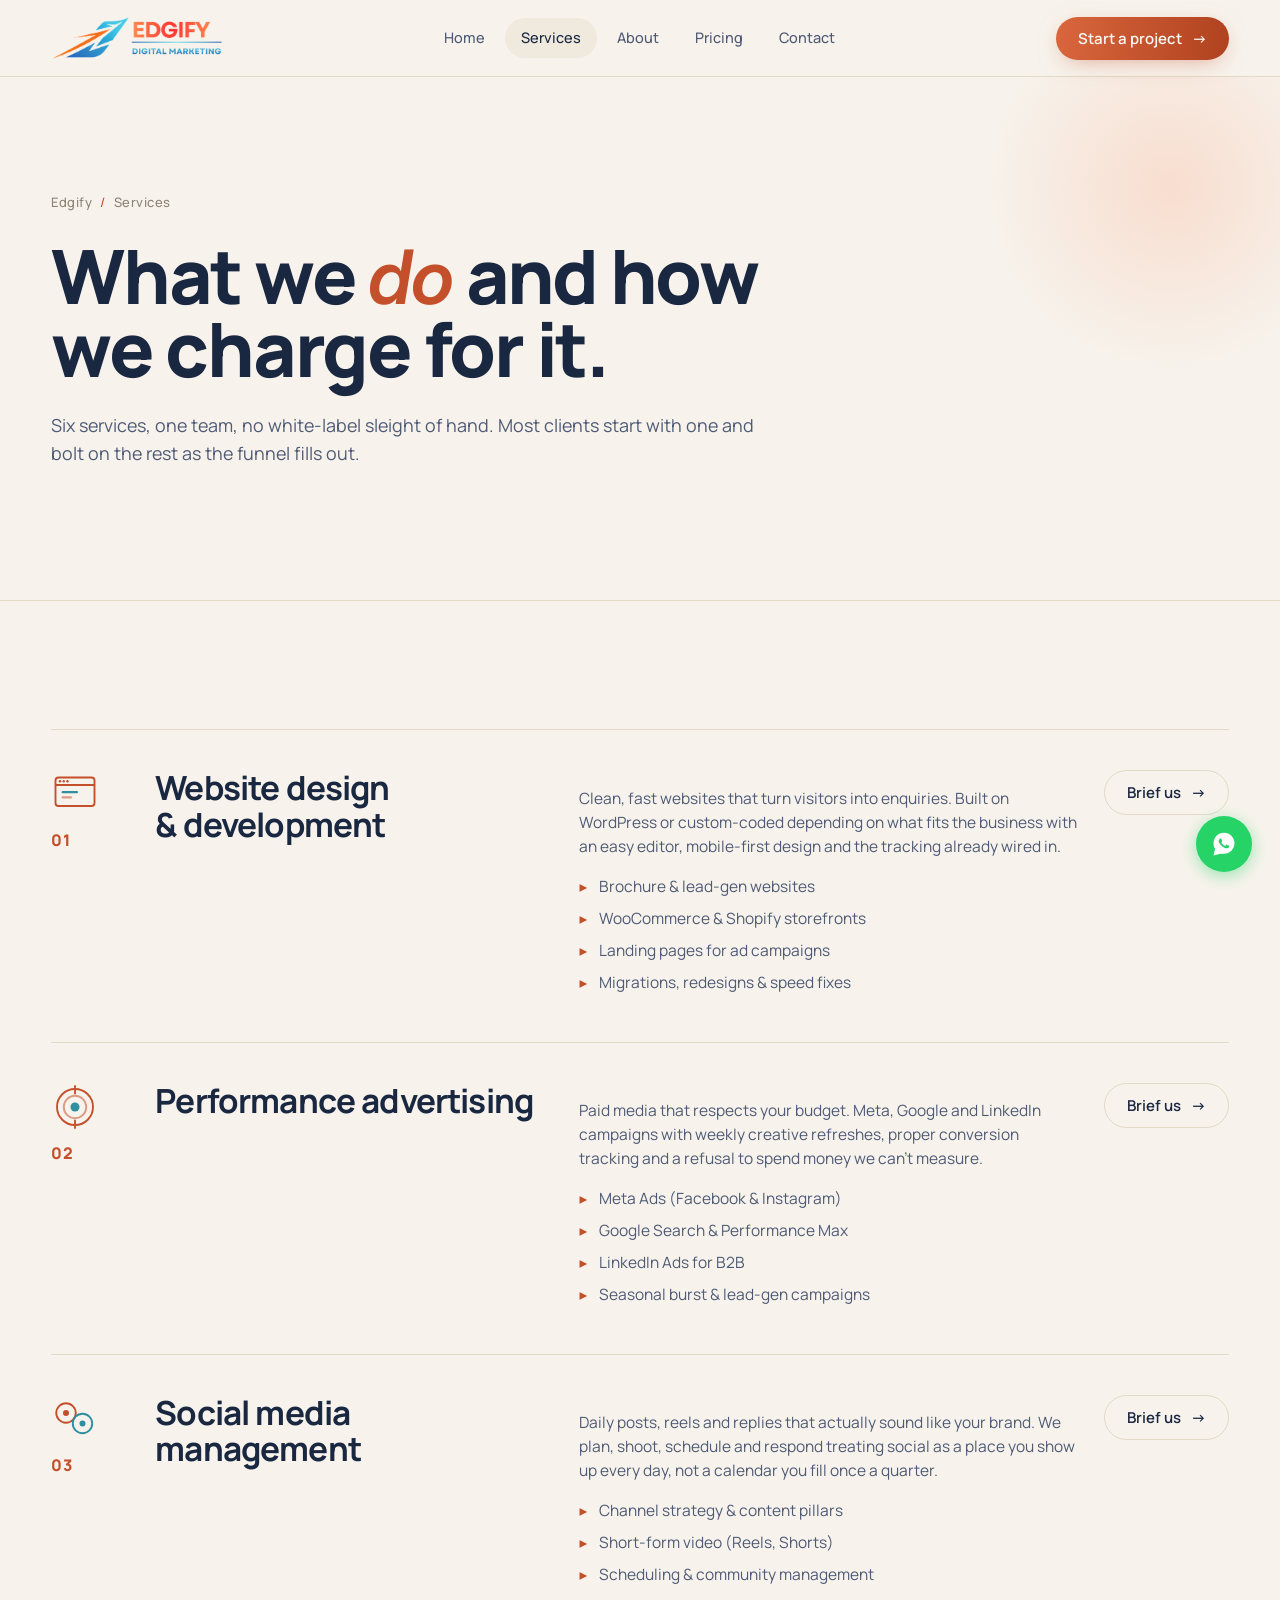
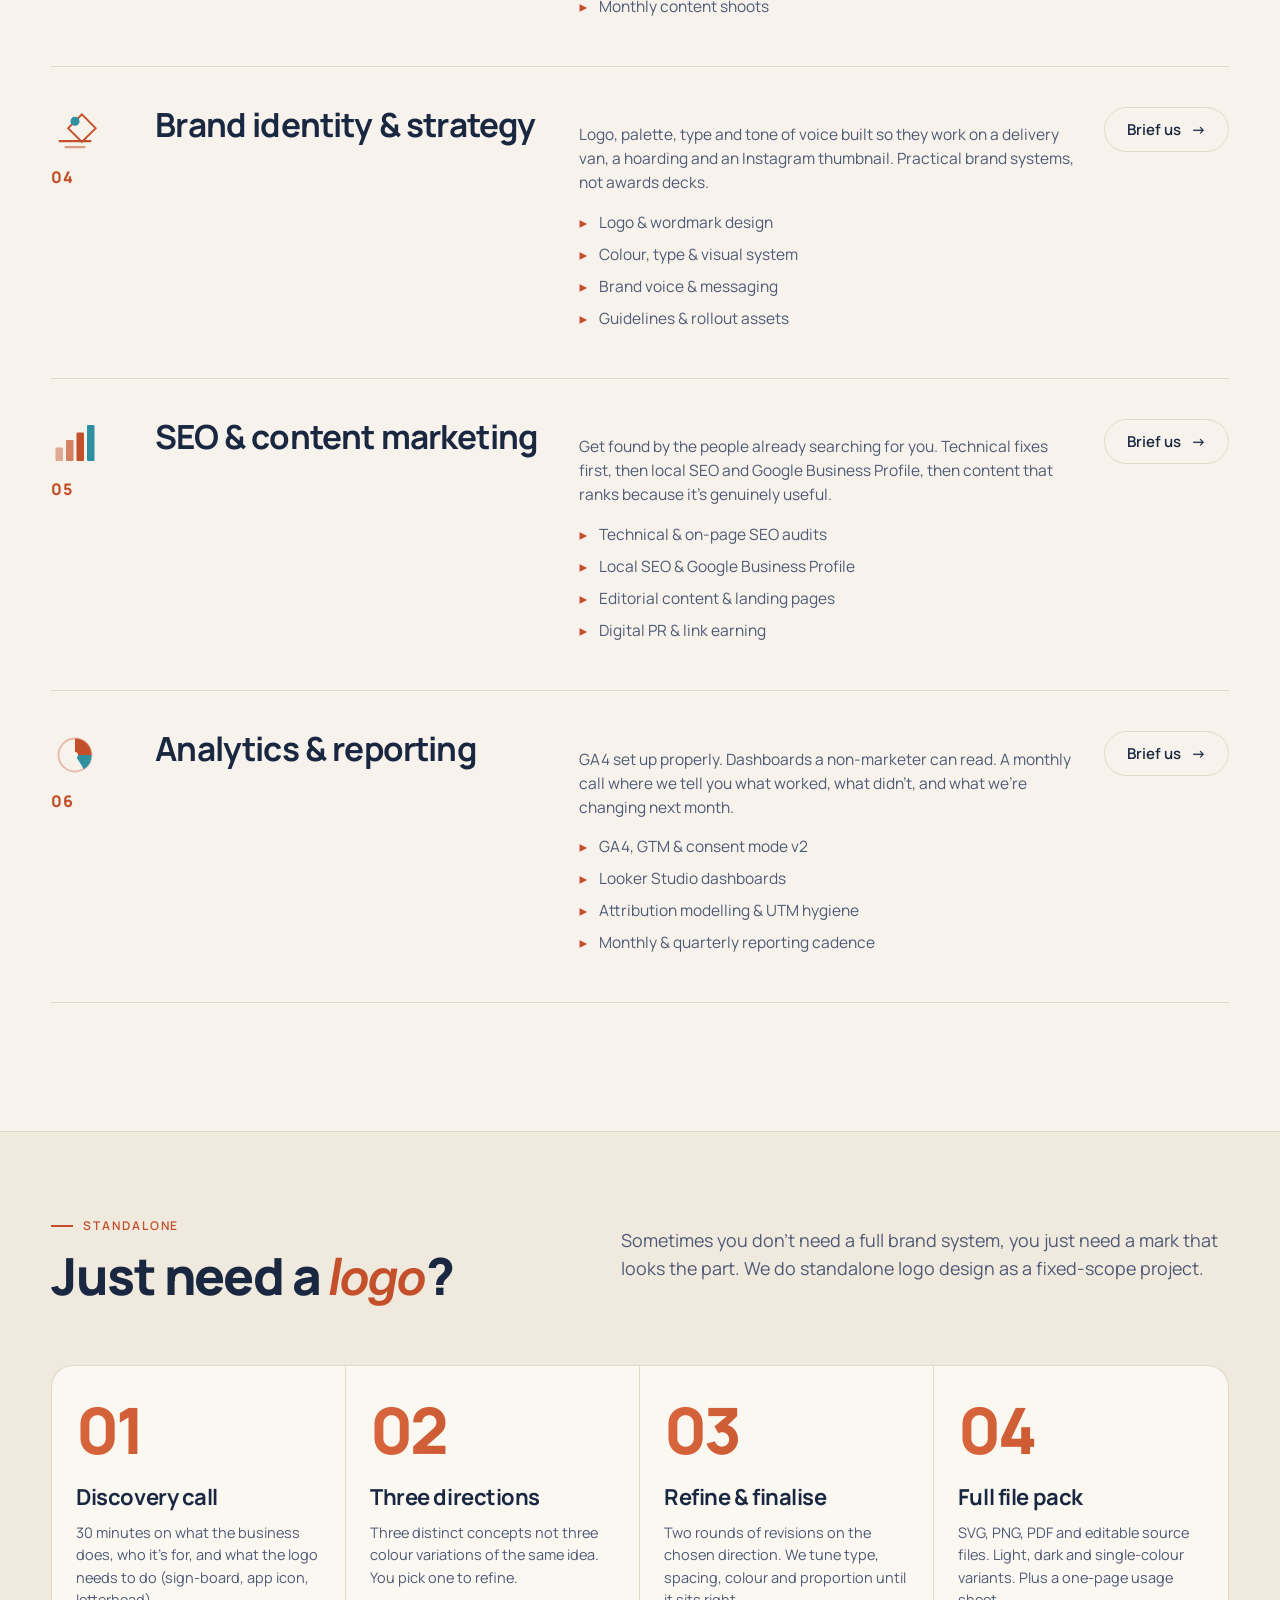
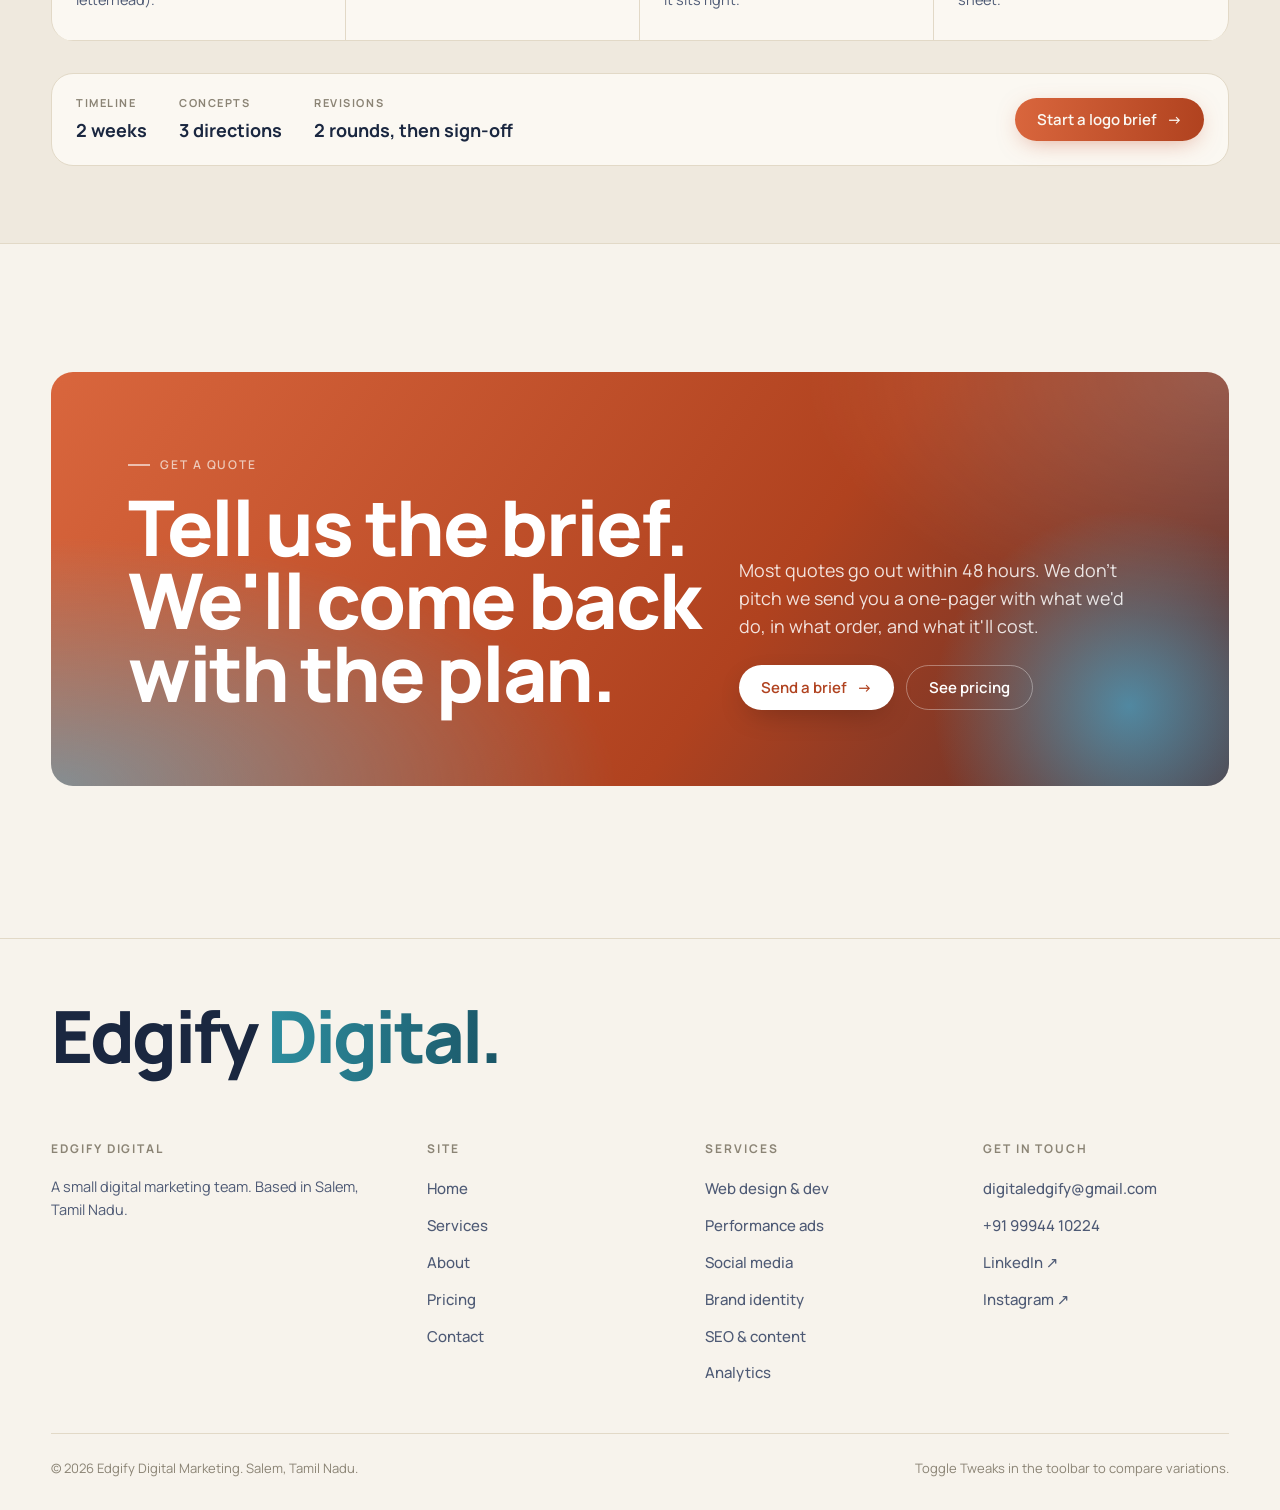
<file: services.html>
<!DOCTYPE html>
<html lang="en" data-variation="editorial">
<head>
<!-- Meta Pixel Code -->
<script>
!function(f,b,e,v,n,t,s)
{if(f.fbq)return;n=f.fbq=function(){n.callMethod?
n.callMethod.apply(n,arguments):n.queue.push(arguments)};
if(!f._fbq)f._fbq=n;n.push=n;n.loaded=!0;n.version='2.0';
n.queue=[];t=b.createElement(e);t.async=!0;
t.src=v;s=b.getElementsByTagName(e)[0];
s.parentNode.insertBefore(t,s)}(window, document,'script',
'https://connect.facebook.net/en_US/fbevents.js');
fbq('init', '1009293238755650');
fbq('track', 'PageView');
</script>
<!-- End Meta Pixel Code -->
<meta charset="UTF-8" />
<meta name="viewport" content="width=device-width, initial-scale=1.0" />
<!-- Google Tag Manager -->
<script>(function(w,d,s,l,i){w[l]=w[l]||[];w[l].push({'gtm.start':
new Date().getTime(),event:'gtm.js'});var f=d.getElementsByTagName(s)[0],
j=d.createElement(s),dl=l!='dataLayer'?'&l='+l:'';j.async=true;j.src=
'https://www.googletagmanager.com/gtm.js?id='+i+dl;f.parentNode.insertBefore(j,f);
})(window,document,'script','dataLayer','GTM-NL3HXFH4');</script>
<!-- End Google Tag Manager -->
<title>Our Services | Web Design, Ads, Social &amp; SEO | Edgify Digital</title>
<meta name="description" content="Website design, paid advertising, social media management, brand identity and SEO all handled by one team at Edgify Digital Marketing." />
<link rel="canonical" href="https://www.edgifydigital.in/services.html" />
<meta property="og:type" content="website" />
<meta property="og:site_name" content="Edgify Digital Marketing" />
<meta property="og:title" content="Our Services | Web Design, Ads, Social &amp; SEO | Edgify Digital" />
<meta property="og:description" content="Website design, paid advertising, social media management, brand identity and SEO all handled by one team at Edgify Digital Marketing." />
<meta property="og:url" content="https://www.edgifydigital.in/services.html" />
<meta name="robots" content="index, follow" />
<link rel="stylesheet" href="assets/styles.css" />
</head>
<body data-screen-label="Services">
<!-- Meta Pixel (noscript) -->
<noscript><img height="1" width="1" style="display:none"
src="https://www.facebook.com/tr?id=1009293238755650&ev=PageView&noscript=1"
/></noscript>
<!-- Google Tag Manager (noscript) -->
<noscript><iframe src="https://www.googletagmanager.com/ns.html?id=GTM-NL3HXFH4"
height="0" width="0" style="display:none;visibility:hidden"></iframe></noscript>
<!-- End Google Tag Manager (noscript) -->

<header class="nav">
 <div class="container nav-inner">
 <a class="brand" href="index.html" aria-label="Edgify Digital Marketing home"><img src="assets/edgify-logo-light.png" alt="Edgify Digital Marketing" /></a>
 <nav class="nav-links" aria-label="Primary">
 <a href="index.html">Home</a>
 <a href="services.html" class="is-active">Services</a>
 <a href="about.html">About</a>
 <a href="pricing.html">Pricing</a>
 <a href="contact.html">Contact</a>
 </nav>
 <div class="nav-cta">
 <a href="contact.html" class="btn btn-primary">Start a project <span class="btn-arrow">→</span></a>
 </div>
 </div>
</header>

<!-- ============== PAGE BANNER ============== -->
<section class="page-banner">
 <div class="container">
 <div class="crumbs"><a href="index.html">Edgify</a> <span>/</span> Services</div>
 <h1 class="display h-xl" style="font-size: 75px">What we <span class="ital">do</span> and how we charge for it.</h1>
 <p class="lede" style="margin-top:28px;max-width:64ch;">
 Six services, one team, no white-label sleight of hand. Most clients start
 with one and bolt on the rest as the funnel fills out.
 </p>
 </div>
</section>

<!-- ============== SERVICES LIST ============== -->
<section class="section">
 <div class="container">

 <div class="svc-row" id="web">
 <div class="svc-num">
 <span class="icon-mark" style="margin-bottom:10px;"><svg viewBox="0 0 64 64" fill="none">
 <rect x="6" y="10" width="52" height="38" rx="4" stroke="currentColor" stroke-width="2.5"/>
 <line x1="6" y1="20" x2="58" y2="20" stroke="currentColor" stroke-width="2.5"/>
 <circle cx="12" cy="15" r="1.6" fill="currentColor"/>
 <circle cx="17" cy="15" r="1.6" fill="currentColor"/>
 <circle cx="22" cy="15" r="1.6" fill="currentColor"/>
 <rect x="14" y="28" width="22" height="3" rx="1.5" fill="var(--brand-cyan)"/>
 <rect x="14" y="35" width="14" height="3" rx="1.5" fill="currentColor" opacity="0.55"/>
 </svg></span>
 <div>01</div>
 </div>
 <h2 class="svc-title">Website design &amp; development</h2>
 <div class="svc-desc">
 <p>Clean, fast websites that turn visitors into enquiries. Built on WordPress or custom-coded depending on what fits the business with an easy editor, mobile-first design and the tracking already wired in.</p>
 <ul>
 <li>Brochure &amp; lead-gen websites</li>
 <li>WooCommerce &amp; Shopify storefronts</li>
 <li>Landing pages for ad campaigns</li>
 <li>Migrations, redesigns &amp; speed fixes</li>
 </ul>
 </div>
 <a class="btn btn-ghost" href="contact.html">Brief us <span class="btn-arrow">→</span></a>
 </div>

 <div class="svc-row" id="ads">
 <div class="svc-num">
 <span class="icon-mark" style="margin-bottom:10px;"><svg viewBox="0 0 64 64" fill="none">
 <circle cx="32" cy="32" r="24" stroke="currentColor" stroke-width="2.5"/>
 <circle cx="32" cy="32" r="15" stroke="currentColor" stroke-width="2.5" opacity="0.55"/>
 <circle cx="32" cy="32" r="6" fill="var(--brand-cyan)"/>
 <path d="M32 4 L32 14" stroke="currentColor" stroke-width="2.5" stroke-linecap="round"/>
 <path d="M32 50 L32 60" stroke="currentColor" stroke-width="2.5" stroke-linecap="round"/>
 </svg></span>
 <div>02</div>
 </div>
 <h2 class="svc-title">Performance advertising</h2>
 <div class="svc-desc">
 <p>Paid media that respects your budget. Meta, Google and LinkedIn campaigns with weekly creative refreshes, proper conversion tracking and a refusal to spend money we can't measure.</p>
 <ul>
 <li>Meta Ads (Facebook &amp; Instagram)</li>
 <li>Google Search &amp; Performance Max</li>
 <li>LinkedIn Ads for B2B</li>
 <li>Seasonal burst &amp; lead-gen campaigns</li>
 </ul>
 </div>
 <a class="btn btn-ghost" href="contact.html">Brief us <span class="btn-arrow">→</span></a>
 </div>

 <div class="svc-row" id="social">
 <div class="svc-num">
 <span class="icon-mark" style="margin-bottom:10px;"><svg viewBox="0 0 64 64" fill="none">
 <circle cx="20" cy="24" r="13" stroke="currentColor" stroke-width="2.5"/>
 <circle cx="42" cy="38" r="13" stroke="var(--brand-cyan)" stroke-width="2.5"/>
 <circle cx="20" cy="24" r="4" fill="currentColor"/>
 <circle cx="42" cy="38" r="4" fill="var(--brand-cyan)"/>
 </svg></span>
 <div>03</div>
 </div>
 <h2 class="svc-title">Social media management</h2>
 <div class="svc-desc">
 <p>Daily posts, reels and replies that actually sound like your brand. We plan, shoot, schedule and respond treating social as a place you show up every day, not a calendar you fill once a quarter.</p>
 <ul>
 <li>Channel strategy &amp; content pillars</li>
 <li>Short-form video (Reels, Shorts)</li>
 <li>Scheduling &amp; community management</li>
 <li>Monthly content shoots</li>
 </ul>
 </div>
 <a class="btn btn-ghost" href="contact.html">Brief us <span class="btn-arrow">→</span></a>
 </div>

 <div class="svc-row" id="brand">
 <div class="svc-num">
 <span class="icon-mark" style="margin-bottom:10px;"><svg viewBox="0 0 64 64" fill="none">
 <rect x="32" y="6" width="26" height="26" transform="rotate(45 32 19)" stroke="currentColor" stroke-width="2.5"/>
 <circle cx="32" cy="19" r="6" fill="var(--brand-cyan)"/>
 <rect x="10" y="44" width="44" height="3" rx="1.5" fill="currentColor"/>
 <rect x="18" y="52" width="28" height="3" rx="1.5" fill="currentColor" opacity="0.55"/>
 </svg></span>
 <div>04</div>
 </div>
 <h2 class="svc-title">Brand identity &amp; strategy</h2>
 <div class="svc-desc">
 <p>Logo, palette, type and tone of voice built so they work on a delivery van, a hoarding and an Instagram thumbnail. Practical brand systems, not awards decks.</p>
 <ul>
 <li>Logo &amp; wordmark design</li>
 <li>Colour, type &amp; visual system</li>
 <li>Brand voice &amp; messaging</li>
 <li>Guidelines &amp; rollout assets</li>
 </ul>
 </div>
 <a class="btn btn-ghost" href="contact.html">Brief us <span class="btn-arrow">→</span></a>
 </div>

 <div class="svc-row" id="seo">
 <div class="svc-num">
 <span class="icon-mark" style="margin-bottom:10px;"><svg viewBox="0 0 64 64" fill="none">
 <rect x="6" y="38" width="10" height="18" rx="1.5" fill="currentColor" opacity="0.45"/>
 <rect x="20" y="28" width="10" height="28" rx="1.5" fill="currentColor" opacity="0.7"/>
 <rect x="34" y="18" width="10" height="38" rx="1.5" fill="currentColor"/>
 <rect x="48" y="8" width="10" height="48" rx="1.5" fill="var(--brand-cyan)"/>
 </svg></span>
 <div>05</div>
 </div>
 <h2 class="svc-title">SEO &amp; content marketing</h2>
 <div class="svc-desc">
 <p>Get found by the people already searching for you. Technical fixes first, then local SEO and Google Business Profile, then content that ranks because it's genuinely useful.</p>
 <ul>
 <li>Technical &amp; on-page SEO audits</li>
 <li>Local SEO &amp; Google Business Profile</li>
 <li>Editorial content &amp; landing pages</li>
 <li>Digital PR &amp; link earning</li>
 </ul>
 </div>
 <a class="btn btn-ghost" href="contact.html">Brief us <span class="btn-arrow">→</span></a>
 </div>

 <div class="svc-row" id="analytics">
 <div class="svc-num">
 <span class="icon-mark" style="margin-bottom:10px;"><svg viewBox="0 0 64 64" fill="none">
 <circle cx="32" cy="32" r="22" stroke="currentColor" stroke-width="2.5" opacity="0.35"/>
 <path d="M32 10 A22 22 0 0 1 54 32 L32 32 Z" fill="currentColor"/>
 <path d="M54 32 A22 22 0 0 1 44 51 L32 32 Z" fill="var(--brand-cyan)"/>
 <circle cx="32" cy="32" r="4" fill="var(--bg)"/>
 </svg></span>
 <div>06</div>
 </div>
 <h2 class="svc-title">Analytics &amp; reporting</h2>
 <div class="svc-desc">
 <p>GA4 set up properly. Dashboards a non-marketer can read. A monthly call where we tell you what worked, what didn't, and what we're changing next month.</p>
 <ul>
 <li>GA4, GTM &amp; consent mode v2</li>
 <li>Looker Studio dashboards</li>
 <li>Attribution modelling &amp; UTM hygiene</li>
 <li>Monthly &amp; quarterly reporting cadence</li>
 </ul>
 </div>
 <a class="btn btn-ghost" href="contact.html">Brief us <span class="btn-arrow">→</span></a>
 </div>

 </div>
</section>

<!-- ============== LOGO DESIGN HIGHLIGHT ============== -->
<section class="section-tight" style="background:var(--bg-2);border-block:1px solid var(--line);">
 <div class="container">
 <div class="section-head">
 <div>
 <div class="eyebrow">Standalone</div>
 <h2 class="display h-md" style="margin-top:16px;">Just need a <span class="ital">logo</span>?</h2>
 </div>
 <p class="lede">
 Sometimes you don't need a full brand system, you just need a mark that
 looks the part. We do standalone logo design as a fixed-scope project.
 </p>
 </div>

 <div class="steps" style="border-inline:1px solid var(--line);border-radius:var(--radius-lg);overflow:hidden;background:var(--surface);">
 <div class="step">
 <div class="step-num">01</div>
 <h4>Discovery call</h4>
 <p>30 minutes on what the business does, who it's for, and what the logo needs to do (sign-board, app icon, letterhead).</p>
 </div>
 <div class="step">
 <div class="step-num">02</div>
 <h4>Three directions</h4>
 <p>Three distinct concepts not three colour variations of the same idea. You pick one to refine.</p>
 </div>
 <div class="step">
 <div class="step-num">03</div>
 <h4>Refine &amp; finalise</h4>
 <p>Two rounds of revisions on the chosen direction. We tune type, spacing, colour and proportion until it sits right.</p>
 </div>
 <div class="step">
 <div class="step-num">04</div>
 <h4>Full file pack</h4>
 <p>SVG, PNG, PDF and editable source files. Light, dark and single-colour variants. Plus a one-page usage sheet.</p>
 </div>
 </div>

 <div style="display:flex;flex-wrap:wrap;gap:18px;justify-content:space-between;align-items:center;margin-top:32px;padding:20px 24px;border:1px solid var(--line);border-radius:var(--radius-lg);background:var(--surface);">
 <div style="display:flex;gap:32px;flex-wrap:wrap;">
 <div>
 <div style="font-size:11px;letter-spacing:0.14em;text-transform:uppercase;color:var(--text-mute);font-weight:700;margin-bottom:6px;">Timeline</div>
 <div style="font-family:var(--font-display);font-weight:700;font-size:18px;">2 weeks</div>
 </div>
 <div>
 <div style="font-size:11px;letter-spacing:0.14em;text-transform:uppercase;color:var(--text-mute);font-weight:700;margin-bottom:6px;">Concepts</div>
 <div style="font-family:var(--font-display);font-weight:700;font-size:18px;">3 directions</div>
 </div>
 <div>
 <div style="font-size:11px;letter-spacing:0.14em;text-transform:uppercase;color:var(--text-mute);font-weight:700;margin-bottom:6px;">Revisions</div>
 <div style="font-family:var(--font-display);font-weight:700;font-size:18px;">2 rounds, then sign-off</div>
 </div>
 </div>
 <a class="btn btn-primary" href="contact.html">Start a logo brief <span class="btn-arrow">&rarr;</span></a>
 </div>
 </div>
</section>

<!-- ============== CTA ============== -->
<section class="section">
 <div class="container">
 <div class="cta-block">
 <div>
 <div class="eyebrow" style="color:var(--accent-ink);opacity:0.7;">Get a quote</div>
 <h2 class="display h-lg" style="margin-top:16px;">Tell us the brief. We'll come back with the plan.</h2>
 </div>
 <div>
 <p class="lede">Most quotes go out within 48 hours. We don't pitch we send you a one-pager with what we'd do, in what order, and what it'll cost.</p>
 <div class="hero-actions" style="margin-top:24px;">
 <a class="btn btn-primary" href="contact.html">Send a brief <span class="btn-arrow">→</span></a>
 <a class="btn btn-ghost" href="pricing.html">See pricing</a>
 </div>
 </div>
 </div>
 </div>
</section>

<footer class="footer">
 <div class="container">
 <p class="footer-claim">Edgify <span class="grad">Digital.</span></p>
 <div class="footer-grid">
 <div class="footer-col">
 <h5>Edgify Digital</h5>
 <p style="color:var(--text-dim);font-size:14.5px;max-width:36ch;margin:0;">A small digital marketing team. Based in Salem, Tamil Nadu.</p>
 </div>
 <div class="footer-col">
 <h5>Site</h5>
 <ul>
 <li><a href="index.html">Home</a></li>
 <li><a href="services.html">Services</a></li>
 <li><a href="about.html">About</a></li>
 <li><a href="pricing.html">Pricing</a></li>
 <li><a href="contact.html">Contact</a></li>
 </ul>
 </div>
 <div class="footer-col">
 <h5>Services</h5>
 <ul>
 <li><a href="services.html#web">Web design &amp; dev</a></li>
 <li><a href="services.html#ads">Performance ads</a></li>
 <li><a href="services.html#social">Social media</a></li>
 <li><a href="services.html#brand">Brand identity</a></li>
 <li><a href="services.html#seo">SEO &amp; content</a></li>
 <li><a href="services.html#analytics">Analytics</a></li>
 </ul>
 </div>
 <div class="footer-col">
 <h5>Get in touch</h5>
 <ul>
 <li><a href="mailto:digitaledgify@gmail.com">digitaledgify@gmail.com</a></li>
 <li><a href="tel:+919994410224" class="call-btn">+91 99944 10224</a></li>
 <li><a href="https://www.linkedin.com/company/117165131/admin/dashboard/" target="_blank" rel="noopener">LinkedIn ↗</a></li>
 <li><a href="https://www.instagram.com/edgifydigital_/" target="_blank" rel="noopener">Instagram ↗</a></li>
 </ul>
 </div>
 </div>
 <div class="footer-bottom">
 <span>© 2026 Edgify Digital Marketing. Salem, Tamil Nadu.</span>
 <span>Toggle Tweaks in the toolbar to compare variations.</span>
 </div>
 </div>
</footer>

<script src="assets/mobile-nav.js"></script>
<script src="assets/tweaks.js"></script>
<script src="assets/pixel-events.js"></script>


<!-- WhatsApp Float Button -->
<a href="https://wa.me/919994410224?text=Hi!%20I'd%20like%20to%20book%20a%20free%20consultation%20with%20Edgify." class="whatsapp-btn" 
   target="_blank" 
   rel="noopener"
   aria-label="Chat on WhatsApp"
   style="
     position:fixed;
     bottom:28px;
     right:28px;
     z-index:999;
     width:56px;
     height:56px;
     background:#25D366;
     border-radius:50%;
     display:flex;
     align-items:center;
     justify-content:center;
     box-shadow:0 4px 16px rgba(37,211,102,0.45);
     transition:transform .2s ease;
   "
   onmouseover="this.style.transform='scale(1.1)'"
   onmouseout="this.style.transform='scale(1)'">
  <svg width="28" height="28" viewBox="0 0 32 32" fill="white" xmlns="http://www.w3.org/2000/svg">
    <path d="M16 3C9.373 3 4 8.373 4 15c0 2.385.668 4.61 1.832 6.5L4 29l7.75-1.812A11.94 11.94 0 0016 27c6.627 0 12-5.373 12-12S22.627 3 16 3zm5.844 16.523c-.248.697-1.458 1.332-2.01 1.414-.516.077-1.168.11-1.883-.118-.434-.137-.99-.32-1.703-.627-2.994-1.292-4.953-4.3-5.104-4.498-.148-.199-1.207-1.605-1.207-3.063 0-1.457.763-2.175 1.033-2.47.27-.294.588-.368.784-.368.197 0 .393.002.565.01.182.009.425-.069.665.507.248.59.843 2.047.917 2.195.073.148.122.32.024.516-.098.197-.148.32-.295.492-.148.173-.312.386-.444.518-.148.147-.302.308-.13.603.172.295.765 1.262 1.642 2.044 1.128 1.005 2.079 1.316 2.374 1.464.295.148.467.123.64-.074.172-.197.738-.861.935-1.156.197-.295.394-.246.665-.148.27.099 1.722.812 2.017.96.295.148.492.222.566.344.073.122.073.697-.175 1.393z"/>
  </svg>
</a>
<!-- End WhatsApp Float Button -->
</body>
</html>
</file>
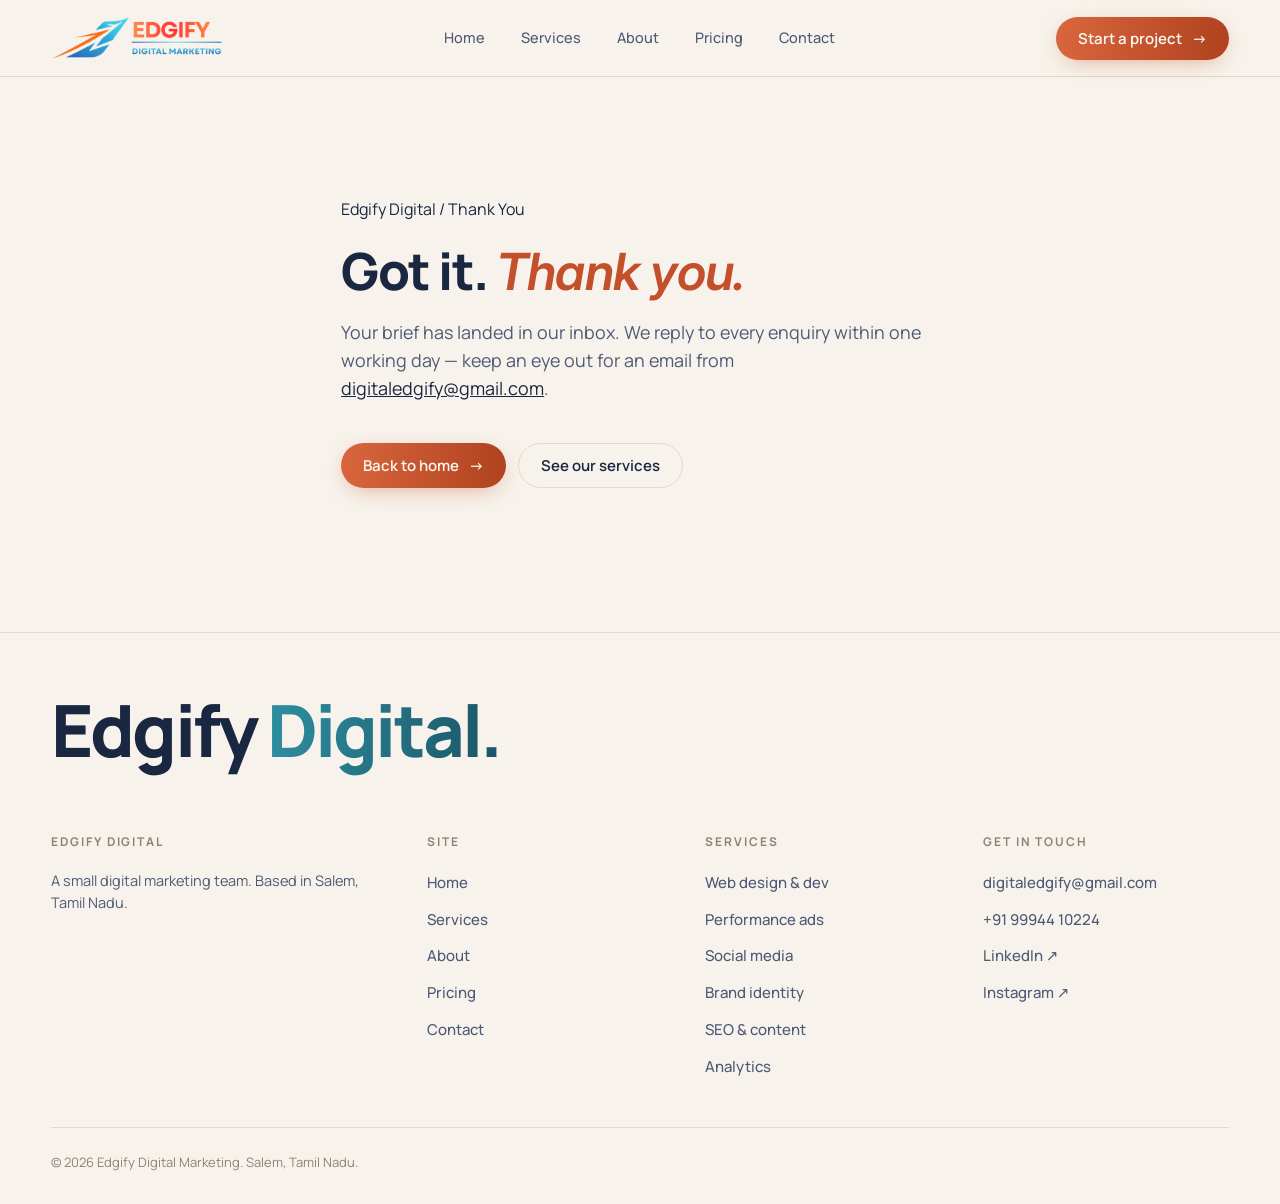
<file: thank-you.html>
<!DOCTYPE html>
<html lang="en" data-variation="editorial">
<head>
<!-- Meta Pixel Code -->
<script>
!function(f,b,e,v,n,t,s)
{if(f.fbq)return;n=f.fbq=function(){n.callMethod?
n.callMethod.apply(n,arguments):n.queue.push(arguments)};
if(!f._fbq)f._fbq=n;n.push=n;n.loaded=!0;n.version='2.0';
n.queue=[];t=b.createElement(e);t.async=!0;
t.src=v;s=b.getElementsByTagName(e)[0];
s.parentNode.insertBefore(t,s)}(window, document,'script',
'https://connect.facebook.net/en_US/fbevents.js');
fbq('init', '1009293238755650');
fbq('track', 'PageView');
fbq('track', 'Lead');
</script>
<!-- End Meta Pixel Code -->
<meta charset="UTF-8" />
<meta name="viewport" content="width=device-width, initial-scale=1.0" />
<!-- Google Tag Manager -->
<script>(function(w,d,s,l,i){w[l]=w[l]||[];w[l].push({'gtm.start':
new Date().getTime(),event:'gtm.js'});var f=d.getElementsByTagName(s)[0],
j=d.createElement(s),dl=l!='dataLayer'?'&l='+l:'';j.async=true;j.src=
'https://www.googletagmanager.com/gtm.js?id='+i+dl;f.parentNode.insertBefore(j,f);
})(window,document,'script','dataLayer','GTM-NL3HXFH4');</script>
<!-- End Google Tag Manager -->
<title>Thank You Edgify Digital Marketing</title>
<meta name="description" content="Thanks for reaching out to Edgify Digital Marketing. We'll be in touch within one working day." />
<link rel="stylesheet" href="assets/styles.css" />
</head>
<body data-screen-label="Thank You">
<!-- Meta Pixel (noscript) -->
<noscript><img height="1" width="1" style="display:none"
src="https://www.facebook.com/tr?id=1009293238755650&ev=PageView&noscript=1"
/></noscript>
<!-- Google Tag Manager (noscript) -->
<noscript><iframe src="https://www.googletagmanager.com/ns.html?id=GTM-NL3HXFH4"
height="0" width="0" style="display:none;visibility:hidden"></iframe></noscript>
<!-- End Google Tag Manager (noscript) -->

<header class="nav">
 <div class="container nav-inner">
 <a class="brand" href="index.html" aria-label="Edgify Digital Marketing home"><img src="assets/edgify-logo-light.png" alt="Edgify Digital Marketing" /></a>
 <nav class="nav-links" aria-label="Primary">
 <a href="index.html">Home</a>
 <a href="services.html">Services</a>
 <a href="about.html">About</a>
 <a href="pricing.html">Pricing</a>
 <a href="contact.html">Contact</a>
 </nav>
 <div class="nav-cta">
 <a href="contact.html" class="btn btn-primary">Start a project <span class="btn-arrow">→</span></a>
 </div>
 </div>
</header>

<!-- ============== THANK YOU ============== -->
<section class="section" style="padding-top:120px;padding-bottom:120px;">
 <div class="container" style="max-width:70ch;">
 <div class="crumbs"><a href="index.html">Edgify Digital</a> <span>/</span> Thank You</div>
 <h1 class="display h-md" style="margin-top:24px;">Got it. <span class="ital">Thank you.</span></h1>
 <p class="lede" style="margin-top:24px;max-width:56ch;">
 Your brief has landed in our inbox. We reply to every enquiry within one working day —
 keep an eye out for an email from <a href="mailto:digitaledgify@gmail.com" style="color:var(--text);text-decoration:underline;">digitaledgify@gmail.com</a>.
 </p>
 <div class="hero-actions" style="margin-top:40px;">
 <a class="btn btn-primary" href="index.html">Back to home <span class="btn-arrow">→</span></a>
 <a class="btn btn-ghost" href="services.html">See our services</a>
 </div>
 </div>
</section>

<footer class="footer">
 <div class="container">
 <p class="footer-claim">Edgify <span class="grad">Digital.</span></p>
 <div class="footer-grid">
 <div class="footer-col">
 <h5>Edgify Digital</h5>
 <p style="color:var(--text-dim);font-size:14.5px;max-width:36ch;margin:0;">A small digital marketing team. Based in Salem, Tamil Nadu.</p>
 </div>
 <div class="footer-col">
 <h5>Site</h5>
 <ul>
 <li><a href="index.html">Home</a></li>
 <li><a href="services.html">Services</a></li>
 <li><a href="about.html">About</a></li>
 <li><a href="pricing.html">Pricing</a></li>
 <li><a href="contact.html">Contact</a></li>
 </ul>
 </div>
 <div class="footer-col">
 <h5>Services</h5>
 <ul>
 <li><a href="services.html#web">Web design &amp; dev</a></li>
 <li><a href="services.html#ads">Performance ads</a></li>
 <li><a href="services.html#social">Social media</a></li>
 <li><a href="services.html#brand">Brand identity</a></li>
 <li><a href="services.html#seo">SEO &amp; content</a></li>
 <li><a href="services.html#analytics">Analytics</a></li>
 </ul>
 </div>
 <div class="footer-col">
 <h5>Get in touch</h5>
 <ul>
 <li><a href="mailto:digitaledgify@gmail.com">digitaledgify@gmail.com</a></li>
 <li><a href="tel:+919994410224">+91 99944 10224</a></li>
 <li><a href="https://www.linkedin.com/company/117165131/admin/dashboard/" target="_blank" rel="noopener">LinkedIn ↗</a></li>
 <li><a href="https://www.instagram.com/edgifydigital_/" target="_blank" rel="noopener">Instagram ↗</a></li>
 </ul>
 </div>
 </div>
 <div class="footer-bottom">
 <span>© 2026 Edgify Digital Marketing. Salem, Tamil Nadu.</span>
 </div>
 </div>
</footer>

<script src="assets/image-slot.js"></script>
<script src="assets/mobile-nav.js"></script>
<script src="assets/tweaks.js"></script>

</body>
</html>
</file>
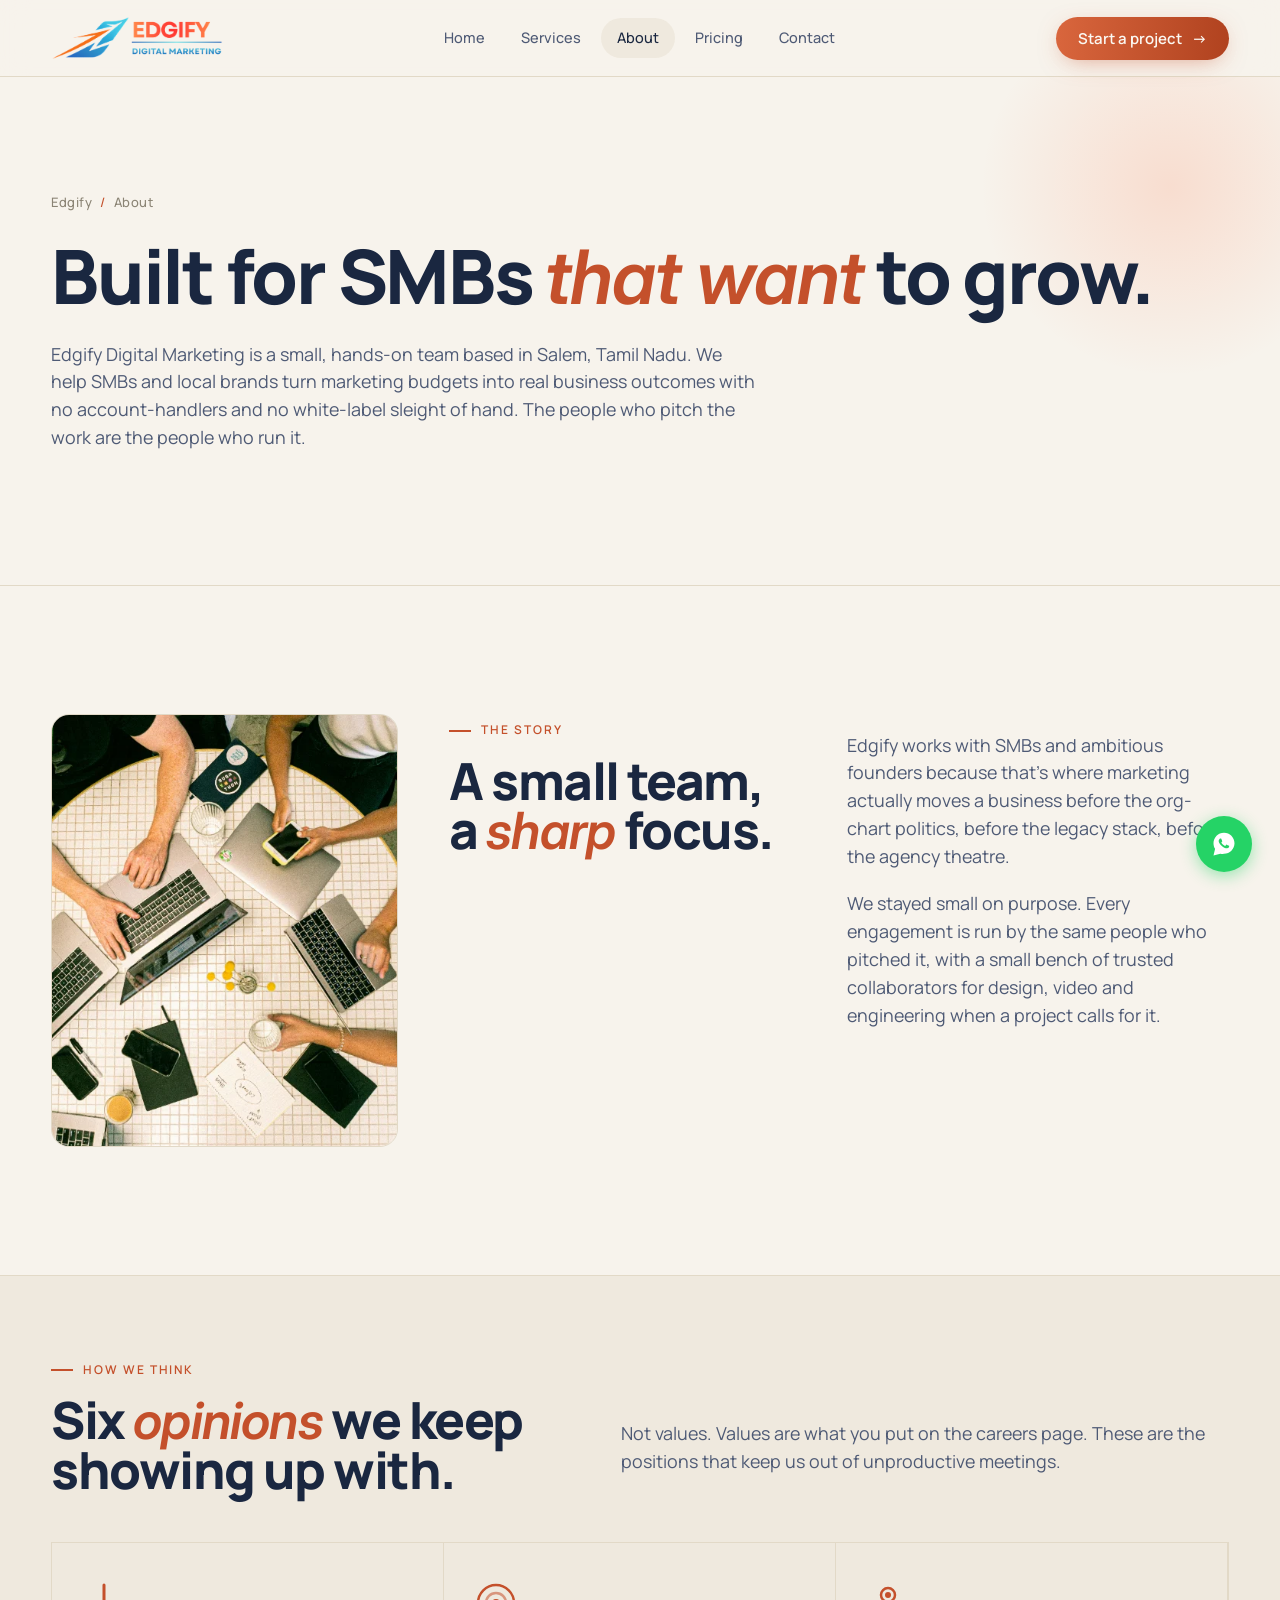
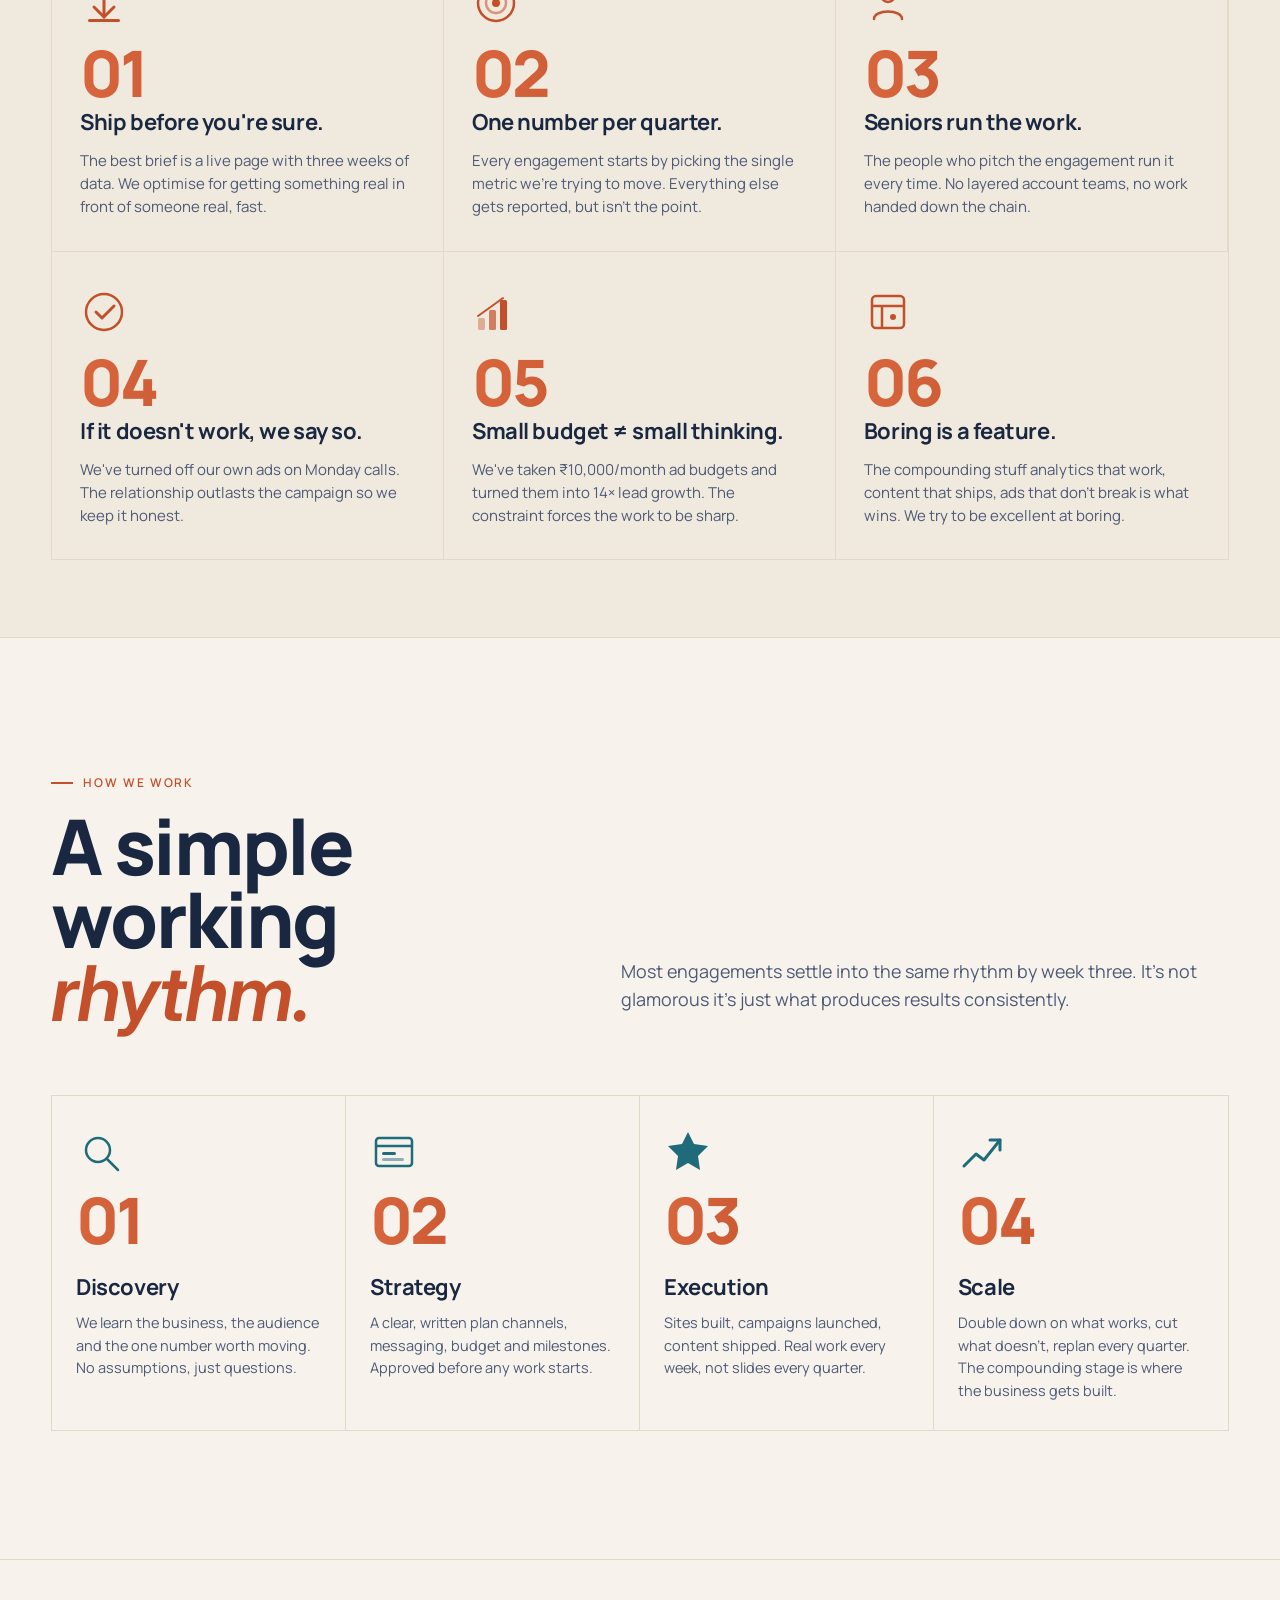
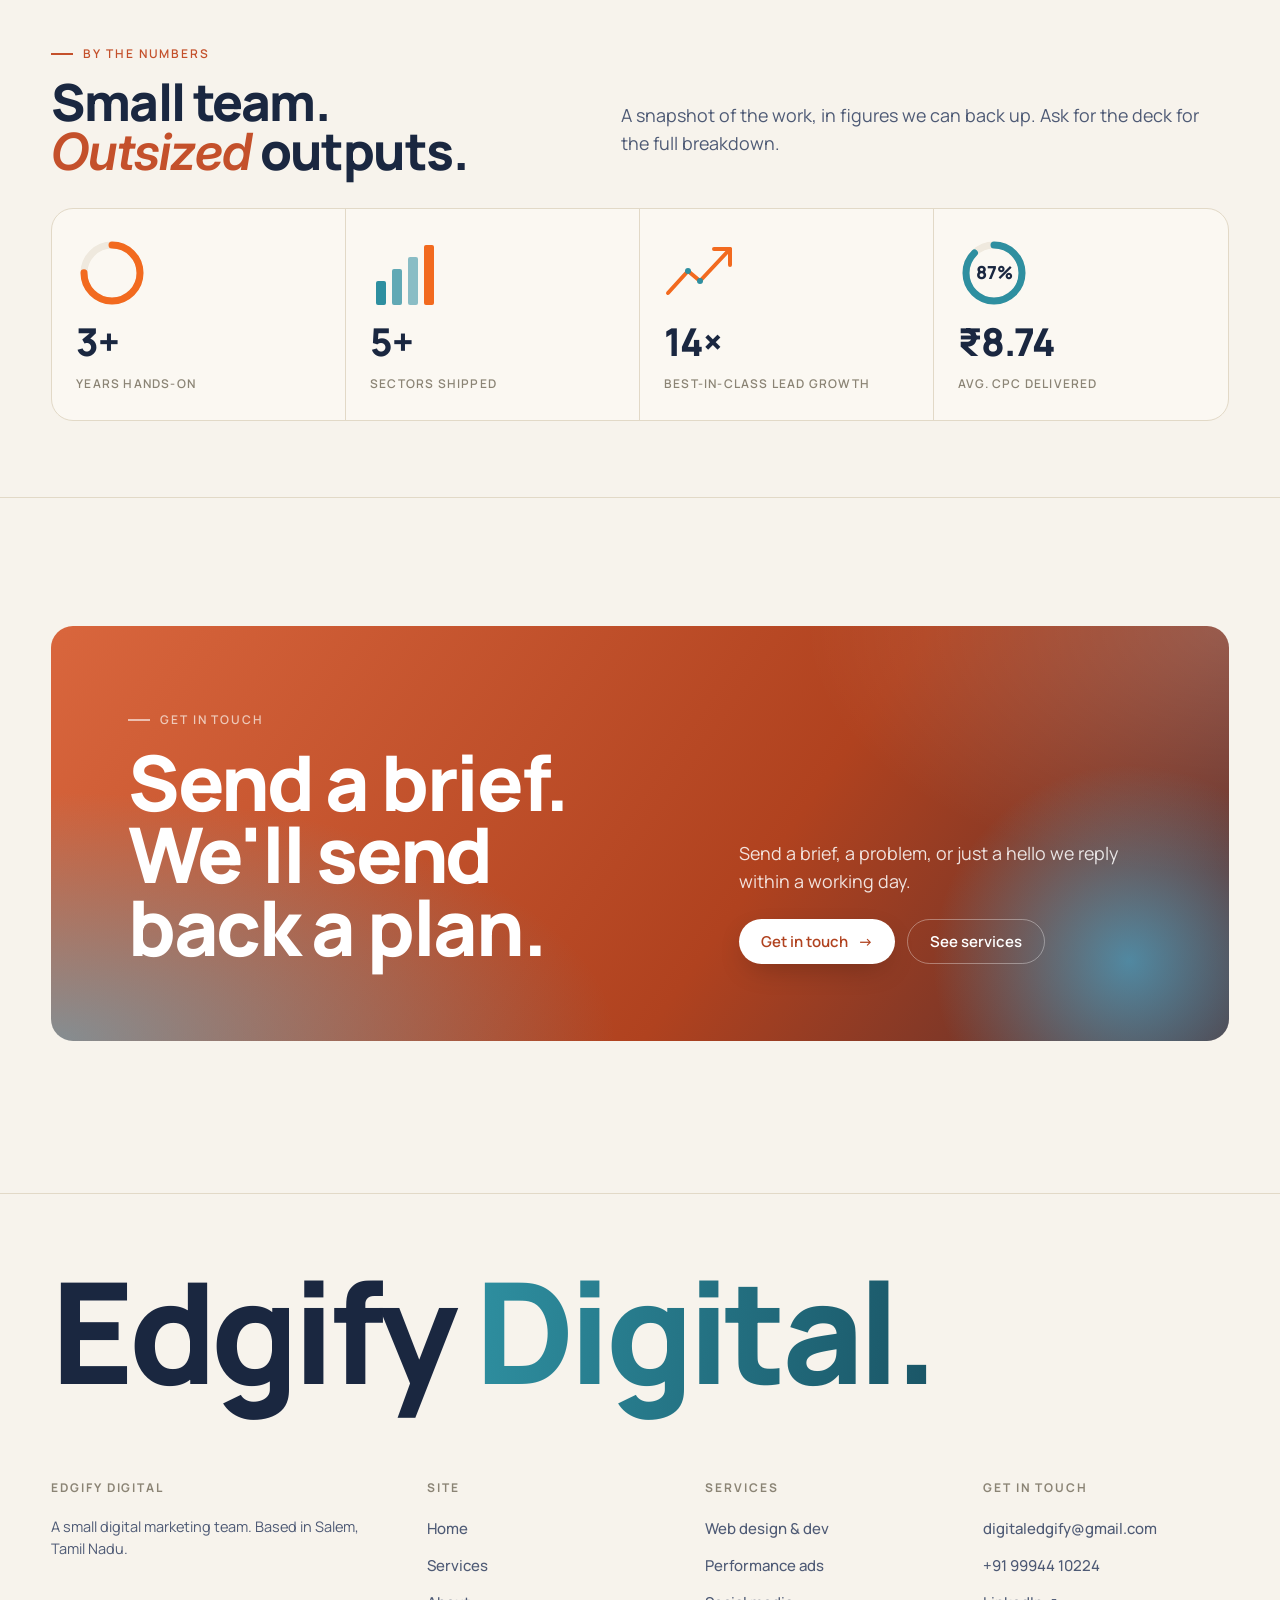
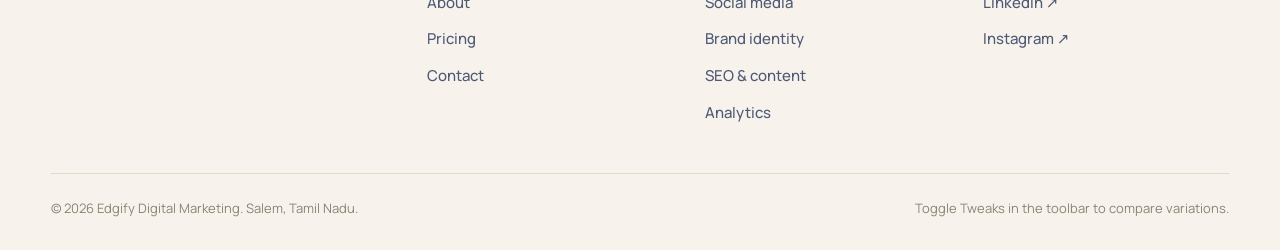
<file: Edgify_Digital-main 3/about.html>
<!DOCTYPE html>
<html lang="en" data-variation="editorial">
<head>
<!-- Meta Pixel Code -->
<script>
!function(f,b,e,v,n,t,s)
{if(f.fbq)return;n=f.fbq=function(){n.callMethod?
n.callMethod.apply(n,arguments):n.queue.push(arguments)};
if(!f._fbq)f._fbq=n;n.push=n;n.loaded=!0;n.version='2.0';
n.queue=[];t=b.createElement(e);t.async=!0;
t.src=v;s=b.getElementsByTagName(e)[0];
s.parentNode.insertBefore(t,s)}(window, document,'script',
'https://connect.facebook.net/en_US/fbevents.js');
fbq('init', '1009293238755650');
fbq('track', 'PageView');
</script>
<!-- End Meta Pixel Code -->
<meta charset="UTF-8" />
<meta name="viewport" content="width=device-width, initial-scale=1.0" />
<!-- Google Tag Manager -->
<script>(function(w,d,s,l,i){w[l]=w[l]||[];w[l].push({'gtm.start':
new Date().getTime(),event:'gtm.js'});var f=d.getElementsByTagName(s)[0],
j=d.createElement(s),dl=l!='dataLayer'?'&l='+l:'';j.async=true;j.src=
'https://www.googletagmanager.com/gtm.js?id='+i+dl;f.parentNode.insertBefore(j,f);
})(window,document,'script','dataLayer','GTM-NL3HXFH4');</script>
<!-- End Google Tag Manager -->
<title>About Edgify Digital Marketing</title>
<meta name="description" content="A small agency for SMBs. Based in Salem, Tamil Nadu built for businesses that want to ship work, not pitches." />
<link rel="stylesheet" href="assets/styles.css" />
</head>
<body data-screen-label="About">
<!-- Meta Pixel (noscript) -->
<noscript><img height="1" width="1" style="display:none"
src="https://www.facebook.com/tr?id=1009293238755650&ev=PageView&noscript=1"
/></noscript>
<!-- Google Tag Manager (noscript) -->
<noscript><iframe src="https://www.googletagmanager.com/ns.html?id=GTM-NL3HXFH4"
height="0" width="0" style="display:none;visibility:hidden"></iframe></noscript>
<!-- End Google Tag Manager (noscript) -->

<header class="nav">
 <div class="container nav-inner">
 <a class="brand" href="index.html" aria-label="Edgify Digital Marketing home"><img src="assets/edgify-logo-light.png" alt="Edgify Digital Marketing" /></a>
 <nav class="nav-links" aria-label="Primary">
 <a href="index.html">Home</a>
 <a href="services.html">Services</a>
 <a href="about.html" class="is-active">About</a>
 <a href="pricing.html">Pricing</a>
 <a href="contact.html">Contact</a>
 </nav>
 <div class="nav-cta">
 <a href="contact.html" class="btn btn-primary">Start a project <span class="btn-arrow">→</span></a>
 </div>
 </div>
</header>

<!-- ============== BANNER ============== -->
<section class="page-banner">
 <div class="container">
 <div class="crumbs"><a href="index.html">Edgify</a> <span>/</span> About</div>
 <h1 class="display h-xl" style="font-size: 75px">Built for SMBs <span class="ital">that want</span> to grow.</h1>
 <p class="lede" style="margin-top:28px;max-width:64ch;">
 Edgify Digital Marketing is a small, hands-on team based in Salem, Tamil Nadu.
 We help SMBs and local brands turn marketing budgets into real business outcomes with no account-handlers and no white-label sleight of hand. The people who pitch
 the work are the people who run it.
 </p>
 </div>
</section>

<!-- ============== STORY ============== -->
<section class="section">
 <div class="container">
 <div class="story-grid">
 <img class="story-portrait" src="assets/about-portrait.webp" alt="Edgify Digital Marketing — portrait" loading="lazy" />
 <div>
 <div class="eyebrow">The story</div>
 <h2 class="display h-md" style="margin-top:16px;">A small team, <br />a <span class="ital">sharp</span> focus.</h2>
 </div>
 <div>
 <p class="lede">
 Edgify works with SMBs and ambitious founders because that's where marketing
 actually moves a business before the org-chart politics, before the legacy stack,
 before the agency theatre.
 </p>
 <p class="lede" style="margin-top:20px;">
 We stayed small on purpose. Every engagement is run by the same people who
 pitched it, with a small bench of trusted collaborators for design, video and
 engineering when a project calls for it.
 </p>
 </div>
 </div>
 </div>
</section>

<!-- ============== VALUES ============== -->
<section class="section-tight" style="background:var(--bg-2);border-block:1px solid var(--line);">
 <div class="container">
 <div class="section-head" style="margin-bottom:48px;">
 <div>
 <div class="eyebrow">How we think</div>
 <h2 class="display h-md" style="margin-top:16px;">Six <span class="ital">opinions</span> we keep showing up with.</h2>
 </div>
 <p class="lede">
 Not values. Values are what you put on the careers page. These are the
 positions that keep us out of unproductive meetings.
 </p>
 </div>
 </div>
 <div class="container" style="padding-inline:0;">
 <div class="values" style="border-inline:1px solid var(--line);margin-inline:var(--pad);">
 <div class="value">
 <span class="icon-mark"><svg viewBox="0 0 48 48" fill="none">
 <path d="M24 6 L24 38" stroke="currentColor" stroke-width="3" stroke-linecap="round"/>
 <path d="M14 28 L24 38 L34 28" stroke="currentColor" stroke-width="3" stroke-linecap="round" stroke-linejoin="round" fill="none"/>
 <rect x="8" y="40" width="32" height="3" rx="1.5" fill="currentColor"/>
 </svg></span>
 <div class="step-num">01</div>
 <h4>Ship before you're sure.</h4>
 <p>The best brief is a live page with three weeks of data. We optimise for getting something real in front of someone real, fast.</p>
 </div>
 <div class="value">
 <span class="icon-mark"><svg viewBox="0 0 48 48" fill="none">
 <circle cx="24" cy="24" r="18" stroke="currentColor" stroke-width="2.5"/>
 <circle cx="24" cy="24" r="10" stroke="currentColor" stroke-width="2.5" opacity="0.55"/>
 <circle cx="24" cy="24" r="4" fill="currentColor"/>
 </svg></span>
 <div class="step-num">02</div>
 <h4>One number per quarter.</h4>
 <p>Every engagement starts by picking the single metric we're trying to move. Everything else gets reported, but isn't the point.</p>
 </div>
 <div class="value">
 <span class="icon-mark"><svg viewBox="0 0 48 48" fill="none">
 <circle cx="24" cy="16" r="7" stroke="currentColor" stroke-width="2.5"/>
 <path d="M10 40 C 10 30, 38 30, 38 40" stroke="currentColor" stroke-width="2.5" fill="none" stroke-linecap="round"/>
 <circle cx="24" cy="16" r="3" fill="currentColor"/>
 </svg></span>
 <div class="step-num">03</div>
 <h4>Seniors run the work.</h4>
 <p>The people who pitch the engagement run it every time. No layered account teams, no work handed down the chain.</p>
 </div>
 <div class="value">
 <span class="icon-mark"><svg viewBox="0 0 48 48" fill="none">
 <circle cx="24" cy="24" r="18" stroke="currentColor" stroke-width="2.5"/>
 <path d="M16 24 L22 30 L34 18" stroke="currentColor" stroke-width="3" stroke-linecap="round" stroke-linejoin="round" fill="none"/>
 </svg></span>
 <div class="step-num">04</div>
 <h4>If it doesn't work, we say so.</h4>
 <p>We've turned off our own ads on Monday calls. The relationship outlasts the campaign so we keep it honest.</p>
 </div>
 <div class="value">
 <span class="icon-mark"><svg viewBox="0 0 48 48" fill="none">
 <rect x="6" y="30" width="7" height="12" rx="1.5" fill="currentColor" opacity="0.4"/>
 <rect x="17" y="22" width="7" height="20" rx="1.5" fill="currentColor" opacity="0.7"/>
 <rect x="28" y="12" width="7" height="30" rx="1.5" fill="currentColor"/>
 <path d="M6 28 L20 18 L31 10" stroke="currentColor" stroke-width="2" fill="none" stroke-linecap="round"/>
 </svg></span>
 <div class="step-num">05</div>
 <h4>Small budget &ne; small thinking.</h4>
 <p>We've taken &#8377;10,000/month ad budgets and turned them into 14&times; lead growth. The constraint forces the work to be sharp.</p>
 </div>
 <div class="value">
 <span class="icon-mark"><svg viewBox="0 0 48 48" fill="none">
 <rect x="8" y="8" width="32" height="32" rx="4" stroke="currentColor" stroke-width="2.5"/>
 <line x1="8" y1="18" x2="40" y2="18" stroke="currentColor" stroke-width="2.5"/>
 <line x1="18" y1="18" x2="18" y2="40" stroke="currentColor" stroke-width="2.5"/>
 <circle cx="29" cy="29" r="3" fill="currentColor"/>
 </svg></span>
 <div class="step-num">06</div>
 <h4>Boring is a feature.</h4>
 <p>The compounding stuff analytics that work, content that ships, ads that don't break is what wins. We try to be excellent at boring.</p>
 </div>
 </div>
 </div>
</section>

<!-- ============== APPROACH ============== -->
<section class="section">
 <div class="container">
 <div class="section-head">
 <div>
 <div class="eyebrow">How we work</div>
 <h2 class="display h-lg" style="margin-top:18px;">A simple working <span class="ital">rhythm.</span></h2>
 </div>
 <p class="lede">
 Most engagements settle into the same rhythm by week three.
 It's not glamorous it's just what produces results consistently.
 </p>
 </div>

 <div class="steps" style="border-inline:1px solid var(--line);">
 <div class="step">
 <span class="icon-mark"><svg viewBox="0 0 48 48" fill="none">
 <circle cx="22" cy="22" r="12" stroke="currentColor" stroke-width="2.5"/>
 <line x1="31" y1="31" x2="42" y2="42" stroke="currentColor" stroke-width="2.5" stroke-linecap="round"/>
 </svg></span>
 <div class="step-num">01</div>
 <h4>Discovery</h4>
 <p>We learn the business, the audience and the one number worth moving. No assumptions, just questions.</p>
 </div>
 <div class="step">
 <span class="icon-mark"><svg viewBox="0 0 48 48" fill="none">
 <rect x="6" y="10" width="36" height="28" rx="3" stroke="currentColor" stroke-width="2.5"/>
 <line x1="6" y1="18" x2="42" y2="18" stroke="currentColor" stroke-width="2.5"/>
 <rect x="12" y="24" width="14" height="3" rx="1.5" fill="currentColor"/>
 <rect x="12" y="30" width="22" height="3" rx="1.5" fill="currentColor" opacity="0.5"/>
 </svg></span>
 <div class="step-num">02</div>
 <h4>Strategy</h4>
 <p>A clear, written plan channels, messaging, budget and milestones. Approved before any work starts.</p>
 </div>
 <div class="step">
 <span class="icon-mark"><svg viewBox="0 0 48 48" fill="none">
 <path d="M24 4 L30 16 L44 18 L34 28 L36 42 L24 35 L12 42 L14 28 L4 18 L18 16 Z" fill="currentColor"/>
 </svg></span>
 <div class="step-num">03</div>
 <h4>Execution</h4>
 <p>Sites built, campaigns launched, content shipped. Real work every week, not slides every quarter.</p>
 </div>
 <div class="step">
 <span class="icon-mark"><svg viewBox="0 0 48 48" fill="none">
 <path d="M6 38 L18 26 L26 32 L42 12" stroke="currentColor" stroke-width="3" stroke-linecap="round" stroke-linejoin="round" fill="none"/>
 <path d="M32 12 L42 12 L42 22" stroke="currentColor" stroke-width="3" stroke-linecap="round" stroke-linejoin="round" fill="none"/>
 </svg></span>
 <div class="step-num">04</div>
 <h4>Scale</h4>
 <p>Double down on what works, cut what doesn't, replan every quarter. The compounding stage is where the business gets built.</p>
 </div>
 </div>
 </div>
</section>

<!-- ============== STATS INFOGRAPHIC ============== -->
<section class="section-tight" style="border-block:1px solid var(--line);">
 <div class="container">
 <div class="section-head" style="margin-bottom:32px;">
 <div>
 <div class="eyebrow">By the numbers</div>
 <h2 class="display h-md" style="margin-top:14px;">Small team. <span class="ital">Outsized</span> outputs.</h2>
 </div>
 <p class="lede">A snapshot of the work, in figures we can back up. Ask for the deck for the full breakdown.</p>
 </div>

 <div class="stat-viz">
 <div class="stat-cell">
 <div class="stat-art" aria-hidden="true">
 <svg viewBox="0 0 72 72">
 <circle cx="36" cy="36" r="28" fill="none" stroke="var(--bg-2)" stroke-width="7"/>
 <circle cx="36" cy="36" r="28" fill="none" stroke="var(--brand-orange)" stroke-width="7" stroke-dasharray="132 176" stroke-linecap="round" transform="rotate(-90 36 36)"/>
 </svg>
 </div>
 <div class="stat-num">3+</div>
 <div class="stat-lbl">Years hands-on</div>
 </div>
 <div class="stat-cell">
 <div class="stat-art" aria-hidden="true">
 <svg viewBox="0 0 72 72">
 <g fill="var(--brand-cyan)">
 <rect x="6" y="44" width="10" height="24" rx="2"/>
 <rect x="22" y="32" width="10" height="36" rx="2" opacity="0.75"/>
 <rect x="38" y="20" width="10" height="48" rx="2" opacity="0.55"/>
 <rect x="54" y="8" width="10" height="60" rx="2" fill="var(--brand-orange)"/>
 </g>
 </svg>
 </div>
 <div class="stat-num">5+</div>
 <div class="stat-lbl">Sectors shipped</div>
 </div>
 <div class="stat-cell">
 <div class="stat-art" aria-hidden="true">
 <svg viewBox="0 0 72 72">
 <path d="M4 56 L24 34 L36 44 L66 12" fill="none" stroke="var(--brand-orange)" stroke-width="4" stroke-linecap="round" stroke-linejoin="round"/>
 <path d="M50 12 L66 12 L66 28" fill="none" stroke="var(--brand-orange)" stroke-width="4" stroke-linecap="round" stroke-linejoin="round"/>
 <circle cx="24" cy="34" r="3" fill="var(--brand-cyan)"/>
 <circle cx="36" cy="44" r="3" fill="var(--brand-cyan)"/>
 </svg>
 </div>
 <div class="stat-num">14&times;</div>
 <div class="stat-lbl">Best-in-class lead growth</div>
 </div>
 <div class="stat-cell">
 <div class="stat-art" aria-hidden="true">
 <svg viewBox="0 0 72 72">
 <circle cx="36" cy="36" r="28" fill="none" stroke="var(--bg-2)" stroke-width="7"/>
 <circle cx="36" cy="36" r="28" fill="none" stroke="var(--brand-cyan)" stroke-width="7" stroke-dasharray="154 176" stroke-linecap="round" transform="rotate(-90 36 36)"/>
 <text x="36" y="42" text-anchor="middle" fill="var(--text)" font-family="Manrope" font-weight="800" font-size="18">87%</text>
 </svg>
 </div>
 <div class="stat-num">&#8377;8.74</div>
 <div class="stat-lbl">Avg. CPC delivered</div>
 </div>
 </div>
 </div>
</section>

<!-- ============== CTA ============== -->
<section class="section">
 <div class="container">
 <div class="cta-block">
 <div>
 <div class="eyebrow" style="color:var(--accent-ink);opacity:0.7;">Get in touch</div>
 <h2 class="display h-lg" style="margin-top:16px;">Send a brief. We'll send back a plan.</h2>
 </div>
 <div>
 <p class="lede">Send a brief, a problem, or just a hello we reply within a working day.</p>
 <div class="hero-actions" style="margin-top:24px;">
 <a class="btn btn-primary" href="contact.html">Get in touch <span class="btn-arrow">&rarr;</span></a>
 <a class="btn btn-ghost" href="services.html">See services</a>
 </div>
 </div>
 </div>
 </div>
</section>

<footer class="footer">
 <div class="container">
 <p class="footer-claim">Edgify <span class="grad">Digital.</span></p>
 <div class="footer-grid">
 <div class="footer-col">
 <h5>Edgify Digital</h5>
 <p style="color:var(--text-dim);font-size:14.5px;max-width:36ch;margin:0;">A small digital marketing team. Based in Salem, Tamil Nadu.</p>
 </div>
 <div class="footer-col">
 <h5>Site</h5>
 <ul>
 <li><a href="index.html">Home</a></li>
 <li><a href="services.html">Services</a></li>
 <li><a href="about.html">About</a></li>
 <li><a href="pricing.html">Pricing</a></li>
 <li><a href="contact.html">Contact</a></li>
 </ul>
 </div>
 <div class="footer-col">
 <h5>Services</h5>
 <ul>
 <li><a href="services.html#web">Web design &amp; dev</a></li>
 <li><a href="services.html#ads">Performance ads</a></li>
 <li><a href="services.html#social">Social media</a></li>
 <li><a href="services.html#brand">Brand identity</a></li>
 <li><a href="services.html#seo">SEO &amp; content</a></li>
 <li><a href="services.html#analytics">Analytics</a></li>
 </ul>
 </div>
 <div class="footer-col">
 <h5>Get in touch</h5>
 <ul>
 <li><a href="mailto:digitaledgify@gmail.com">digitaledgify@gmail.com</a></li>
 <li><a href="tel:+919994410224" class="call-btn">+91 99944 10224</a></li>
 <li><a href="https://www.linkedin.com/company/117165131/admin/dashboard/" target="_blank" rel="noopener">LinkedIn ↗</a></li>
 <li><a href="https://www.instagram.com/edgifydigital_/" target="_blank" rel="noopener">Instagram ↗</a></li>
 </ul>
 </div>
 </div>
 <div class="footer-bottom">
 <span>© 2026 Edgify Digital Marketing. Salem, Tamil Nadu.</span>
 <span>Toggle Tweaks in the toolbar to compare variations.</span>
 </div>
 </div>
</footer>

<script src="assets/image-slot.js"></script>
<script src="assets/mobile-nav.js"></script>
<script src="assets/tweaks.js"></script>
<script src="assets/pixel-events.js"></script>


<!-- WhatsApp Float Button -->
<a href="https://wa.me/919994410224?text=Hi!%20I'd%20like%20to%20book%20a%20free%20consultation%20with%20Edgify." class="whatsapp-btn"
   target="_blank" 
   rel="noopener"
   aria-label="Chat on WhatsApp"
   style="
     position:fixed;
     bottom:28px;
     right:28px;
     z-index:999;
     width:56px;
     height:56px;
     background:#25D366;
     border-radius:50%;
     display:flex;
     align-items:center;
     justify-content:center;
     box-shadow:0 4px 16px rgba(37,211,102,0.45);
     transition:transform .2s ease;
   "
   onmouseover="this.style.transform='scale(1.1)'"
   onmouseout="this.style.transform='scale(1)'">
  <svg width="28" height="28" viewBox="0 0 32 32" fill="white" xmlns="http://www.w3.org/2000/svg">
    <path d="M16 3C9.373 3 4 8.373 4 15c0 2.385.668 4.61 1.832 6.5L4 29l7.75-1.812A11.94 11.94 0 0016 27c6.627 0 12-5.373 12-12S22.627 3 16 3zm5.844 16.523c-.248.697-1.458 1.332-2.01 1.414-.516.077-1.168.11-1.883-.118-.434-.137-.99-.32-1.703-.627-2.994-1.292-4.953-4.3-5.104-4.498-.148-.199-1.207-1.605-1.207-3.063 0-1.457.763-2.175 1.033-2.47.27-.294.588-.368.784-.368.197 0 .393.002.565.01.182.009.425-.069.665.507.248.59.843 2.047.917 2.195.073.148.122.32.024.516-.098.197-.148.32-.295.492-.148.173-.312.386-.444.518-.148.147-.302.308-.13.603.172.295.765 1.262 1.642 2.044 1.128 1.005 2.079 1.316 2.374 1.464.295.148.467.123.64-.074.172-.197.738-.861.935-1.156.197-.295.394-.246.665-.148.27.099 1.722.812 2.017.96.295.148.492.222.566.344.073.122.073.697-.175 1.393z"/>
  </svg>
</a>
<!-- End WhatsApp Float Button -->
</body>
</html>
</file>
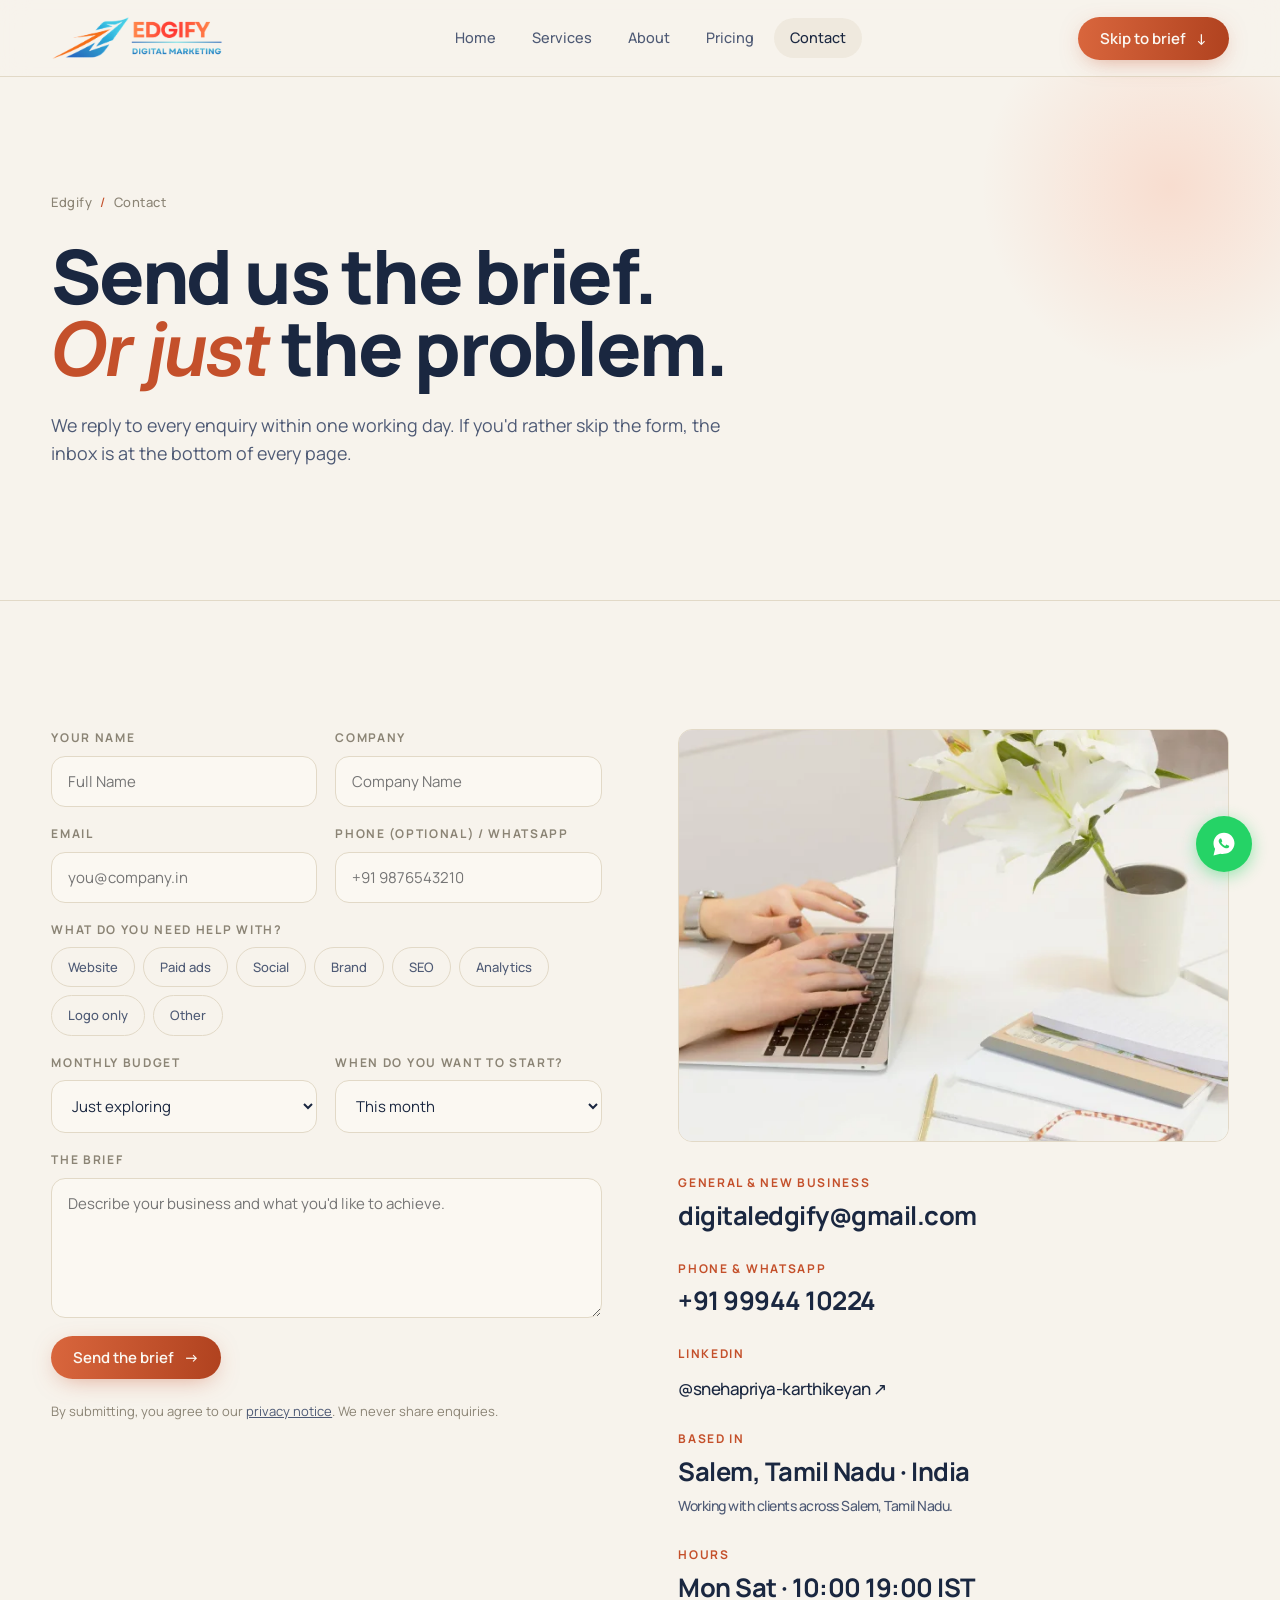
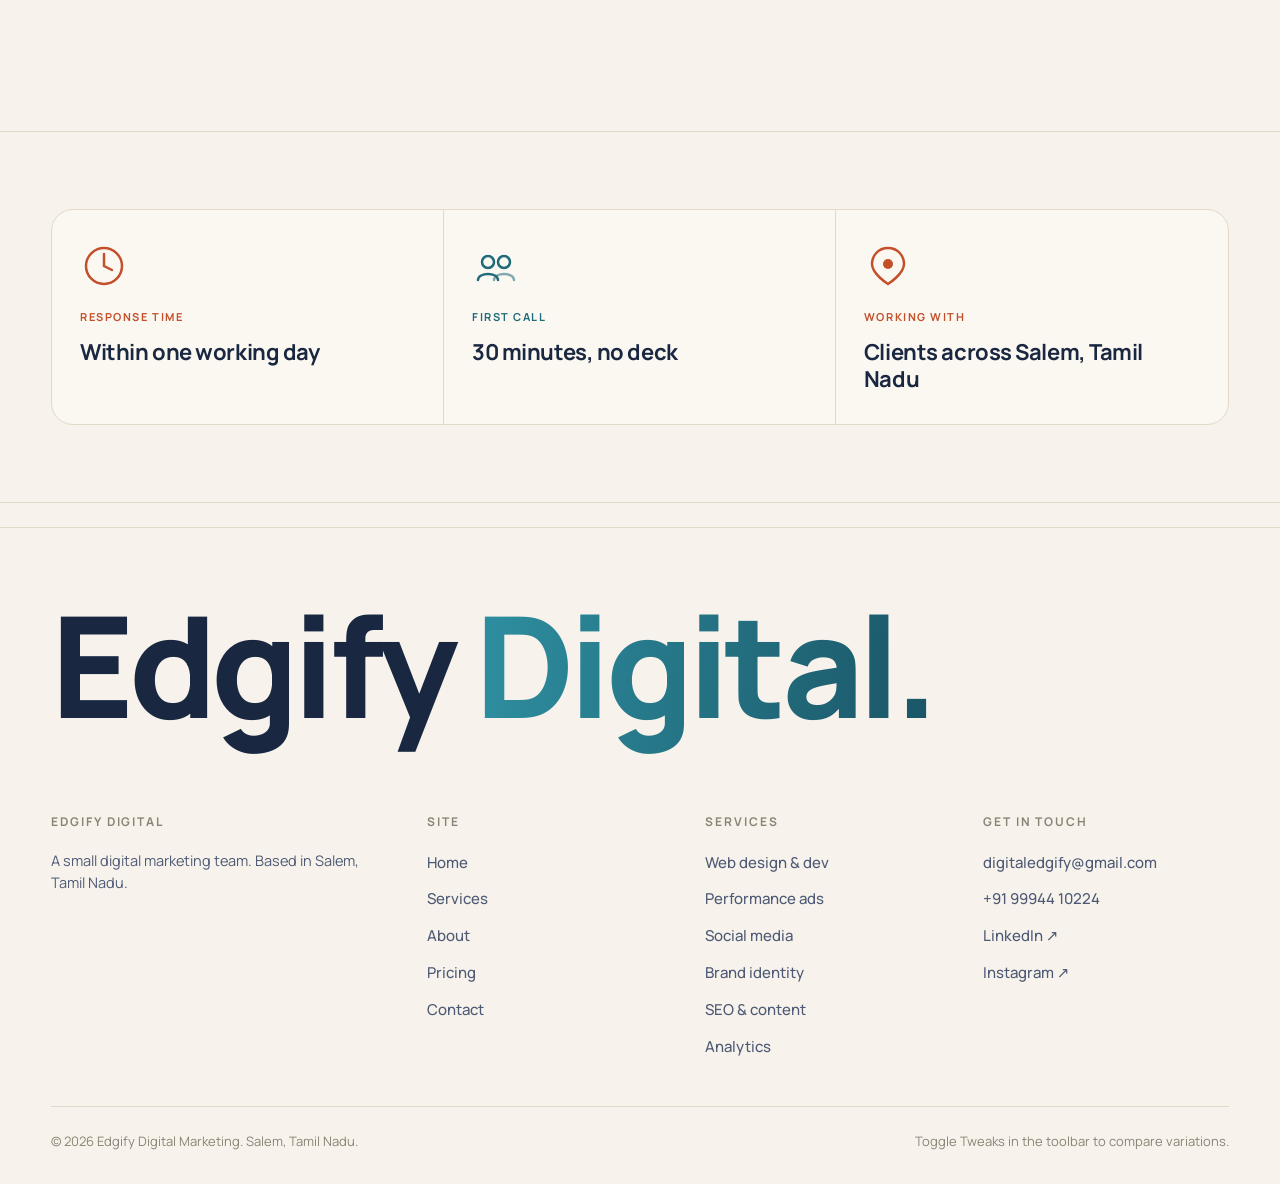
<file: Edgify_Digital-main 3/contact.html>
<!DOCTYPE html>
<html lang="en" data-variation="editorial">
<head>
<!-- Meta Pixel Code -->
<script>
!function(f,b,e,v,n,t,s)
{if(f.fbq)return;n=f.fbq=function(){n.callMethod?
n.callMethod.apply(n,arguments):n.queue.push(arguments)};
if(!f._fbq)f._fbq=n;n.push=n;n.loaded=!0;n.version='2.0';
n.queue=[];t=b.createElement(e);t.async=!0;
t.src=v;s=b.getElementsByTagName(e)[0];
s.parentNode.insertBefore(t,s)}(window, document,'script',
'https://connect.facebook.net/en_US/fbevents.js');
fbq('init', '1009293238755650');
fbq('track', 'PageView');
</script>
<!-- End Meta Pixel Code -->
<meta charset="UTF-8" />
<meta name="viewport" content="width=device-width, initial-scale=1.0" />
<!-- Google Tag Manager -->
<script>(function(w,d,s,l,i){w[l]=w[l]||[];w[l].push({'gtm.start':
new Date().getTime(),event:'gtm.js'});var f=d.getElementsByTagName(s)[0],
j=d.createElement(s),dl=l!='dataLayer'?'&l='+l:'';j.async=true;j.src=
'https://www.googletagmanager.com/gtm.js?id='+i+dl;f.parentNode.insertBefore(j,f);
})(window,document,'script','dataLayer','GTM-NL3HXFH4');</script>
<!-- End Google Tag Manager -->
<title>Contact Edgify Digital Marketing</title>
<meta name="description" content="Book a thirty-minute audit. Or just say hi." />
<link rel="stylesheet" href="assets/styles.css" />
</head>
<body data-screen-label="Contact">
<!-- Meta Pixel (noscript) -->
<noscript><img height="1" width="1" style="display:none"
src="https://www.facebook.com/tr?id=1009293238755650&ev=PageView&noscript=1"
/></noscript>
<!-- Google Tag Manager (noscript) -->
<noscript><iframe src="https://www.googletagmanager.com/ns.html?id=GTM-NL3HXFH4"
height="0" width="0" style="display:none;visibility:hidden"></iframe></noscript>
<!-- End Google Tag Manager (noscript) -->

<header class="nav">
 <div class="container nav-inner">
 <a class="brand" href="index.html" aria-label="Edgify Digital Marketing home"><img src="assets/edgify-logo-light.png" alt="Edgify Digital Marketing" /></a>
 <nav class="nav-links" aria-label="Primary">
 <a href="index.html">Home</a>
 <a href="services.html">Services</a>
 <a href="about.html">About</a>
 <a href="pricing.html">Pricing</a>
 <a href="contact.html" class="is-active">Contact</a>
 </nav>
 <div class="nav-cta">
 <a href="#brief" class="btn btn-primary">Skip to brief <span class="btn-arrow">↓</span></a>
 </div>
 </div>
</header>

<!-- ============== BANNER ============== -->
<section class="page-banner">
 <div class="container">
 <div class="crumbs"><a href="index.html">Edgify</a> <span>/</span> Contact</div>
 <h1 class="display h-xl" style="font-size: 75px">Send us the brief. <span class="ital">Or just</span> the problem.</h1>
 <p class="lede" style="margin-top:28px;max-width:64ch;">
 We reply to every enquiry within one working day. If you'd rather skip the
 form, the inbox is at the bottom of every page.
 </p>
 </div>
</section>

<!-- ============== FORM + SIDEBAR ============== -->
<section class="section" id="brief">
 <div class="container">
 <div class="contact-grid">

 <form class="form" action="https://formspree.io/f/mlgvvyno" method="POST">
 <input type="hidden" name="_next" value="https://www.edgifydigital.in/thank-you.html" />

 <div class="field-row">
 <div class="field">
 <label for="name">Your name</label>
 <input id="name" name="name" type="text" placeholder="Full Name" autocomplete="name" required />
 </div>
 <div class="field">
 <label for="company">Company</label>
 <input id="company" name="company" type="text" placeholder="Company Name" required />
 </div>
 </div>

 <div class="field-row">
 <div class="field">
 <label for="email">Email</label>
 <input id="email" name="email" type="email" placeholder="you@company.in" autocomplete="email" required />
 </div>
 <div class="field">
 <label for="phone">Phone (optional) / WhatsApp</label>
 <input id="phone" name="phone" type="tel" placeholder="+91 9876543210" autocomplete="tel" />
 </div>
 </div>

 <div class="field">
 <label>What do you need help with?</label>
 <div class="chips" id="services-chips">
 <button type="button" class="chip" data-svc="web">Website</button>
 <button type="button" class="chip" data-svc="ads">Paid ads</button>
 <button type="button" class="chip" data-svc="social">Social</button>
 <button type="button" class="chip" data-svc="brand">Brand</button>
 <button type="button" class="chip" data-svc="seo">SEO</button>
 <button type="button" class="chip" data-svc="analytics">Analytics</button>
 <button type="button" class="chip" data-svc="logo">Logo only</button>
 <button type="button" class="chip" data-svc="other">Other</button>
 </div>
 <!-- Hidden input to capture selected chips -->
 <input type="hidden" name="services" id="services-hidden" />
 </div>

 <div class="field-row">
 <div class="field">
 <label for="budget">Monthly budget</label>
 <select id="budget" name="budget">
 <option>Just exploring</option>
 <option>Small getting started</option>
 <option>Medium ready to scale</option>
 <option>Large multi-channel</option>
 <option>Not sure yet</option>
 </select>
 </div>
 <div class="field">
 <label for="timing">When do you want to start?</label>
 <select id="timing" name="timing">
 <option>This month</option>
 <option>Next month</option>
 <option>This quarter</option>
 <option>Just exploring</option>
 </select>
 </div>
 </div>

 <div class="field">
 <label for="brief-text">The brief</label>
 <textarea id="brief-text" name="message" placeholder="Describe your business and what you'd like to achieve."></textarea>
 </div>

 <button type="submit" class="btn btn-primary" style="justify-self:start;">Send the brief <span class="btn-arrow">→</span></button>
 <p style="font-size:13px;color:var(--text-mute);margin:4px 0 0;">By submitting, you agree to our <a href="#" style="color:var(--text-dim);text-decoration:underline;">privacy notice</a>. We never share enquiries.</p>
 </form>

 <aside class="contact-side">
 <img src="assets/contact-office.webp" alt="Edgify Digital Marketing — office" loading="lazy"
 style="width:100%;height:auto;aspect-ratio:4/3;object-fit:cover;border:1px solid var(--line);background:var(--bg-2);margin-bottom:32px;border-radius:14px;display:block;" />
 <dl>
 <div>
 <dt>General &amp; new business</dt>
 <dd><a href="mailto:digitaledgify@gmail.com">digitaledgify@gmail.com</a></dd>
 </div>
 <div>
 <dt>Phone &amp; WhatsApp</dt>
 <dd><a href="tel:+919994410224" class="call-btn">+91 99944 10224</a></dd>
 </div>
 <div>
 <dt>LinkedIn</dt>
 <dd><a href="https://www.linkedin.com/company/117165131/admin/dashboard/" target="_blank" rel="noopener" style="font-size:17px;color:var(--text);font-weight:500;">@snehapriya-karthikeyan &nearr;</a></dd>
 </div>
 <div>
 <dt>Based in</dt>
 <dd>Salem, Tamil Nadu &middot; India<br /><span style="font-size:14px;color:var(--text-dim);font-weight:500;">Working with clients across Salem, Tamil Nadu.</span></dd>
 </div>
 <div>
 <dt>Hours</dt>
 <dd>Mon Sat &middot; 10:00 19:00 IST</dd>
 </div>
 </dl>
 </aside>
 </div>
 </div>
</section>

<!-- ============== CTA STRIP ============== -->
<section class="section-tight" style="border-block:1px solid var(--line);">
 <div class="container">
 <div class="contact-strip" style="display:grid;grid-template-columns:repeat(3,1fr);gap:0;border:1px solid var(--line);border-radius:var(--radius-lg);overflow:hidden;background:var(--surface);">
 <div style="padding:32px 28px;border-right:1px solid var(--line);display:flex;flex-direction:column;gap:14px;">
 <span class="icon-mark"><svg viewBox="0 0 48 48" fill="none">
 <circle cx="24" cy="24" r="18" stroke="currentColor" stroke-width="2.5"/>
 <path d="M24 12 L24 24 L32 28" stroke="currentColor" stroke-width="2.5" stroke-linecap="round" fill="none"/>
 </svg></span>
 <div style="font-size:11px;letter-spacing:0.14em;text-transform:uppercase;color:var(--accent);font-weight:700;">Response time</div>
 <div style="font-family:var(--font-display);font-weight:700;letter-spacing:-0.02em;font-size:22px;line-height:1.2;">Within one working day</div>
 </div>
 <div style="padding:32px 28px;border-right:1px solid var(--line);display:flex;flex-direction:column;gap:14px;">
 <span class="icon-mark" style="color:var(--accent-2);"><svg viewBox="0 0 48 48" fill="none">
 <circle cx="16" cy="20" r="6" stroke="currentColor" stroke-width="2.5"/>
 <circle cx="32" cy="20" r="6" stroke="currentColor" stroke-width="2.5"/>
 <path d="M6 38 C 6 30, 26 30, 26 38" stroke="currentColor" stroke-width="2.5" fill="none" stroke-linecap="round"/>
 <path d="M22 38 C 22 30, 42 30, 42 38" stroke="currentColor" stroke-width="2.5" fill="none" stroke-linecap="round" opacity="0.55"/>
 </svg></span>
 <div style="font-size:11px;letter-spacing:0.14em;text-transform:uppercase;color:var(--accent-2);font-weight:700;">First call</div>
 <div style="font-family:var(--font-display);font-weight:700;letter-spacing:-0.02em;font-size:22px;line-height:1.2;">30 minutes, no deck</div>
 </div>
 <div style="padding:32px 28px;display:flex;flex-direction:column;gap:14px;">
 <span class="icon-mark"><svg viewBox="0 0 48 48" fill="none">
 <path d="M24 6 C 14 6, 8 14, 8 22 C 8 32, 24 42, 24 42 C 24 42, 40 32, 40 22 C 40 14, 34 6, 24 6 Z" stroke="currentColor" stroke-width="2.5" fill="none"/>
 <circle cx="24" cy="22" r="5" fill="currentColor"/>
 </svg></span>
 <div style="font-size:11px;letter-spacing:0.14em;text-transform:uppercase;color:var(--accent);font-weight:700;">Working with</div>
 <div style="font-family:var(--font-display);font-weight:700;letter-spacing:-0.02em;font-size:22px;line-height:1.2;">Clients across Salem, Tamil Nadu</div>
 </div>
 </div>
 </div>
</section>

<footer class="footer">
 <div class="container">
 <p class="footer-claim">Edgify <span class="grad">Digital.</span></p>
 <div class="footer-grid">
 <div class="footer-col">
 <h5>Edgify Digital</h5>
 <p style="color:var(--text-dim);font-size:14.5px;max-width:36ch;margin:0;">A small digital marketing team. Based in Salem, Tamil Nadu.</p>
 </div>
 <div class="footer-col">
 <h5>Site</h5>
 <ul>
 <li><a href="index.html">Home</a></li>
 <li><a href="services.html">Services</a></li>
 <li><a href="about.html">About</a></li>
 <li><a href="pricing.html">Pricing</a></li>
 <li><a href="contact.html">Contact</a></li>
 </ul>
 </div>
 <div class="footer-col">
 <h5>Services</h5>
 <ul>
 <li><a href="services.html#web">Web design &amp; dev</a></li>
 <li><a href="services.html#ads">Performance ads</a></li>
 <li><a href="services.html#social">Social media</a></li>
 <li><a href="services.html#brand">Brand identity</a></li>
 <li><a href="services.html#seo">SEO &amp; content</a></li>
 <li><a href="services.html#analytics">Analytics</a></li>
 </ul>
 </div>
 <div class="footer-col">
 <h5>Get in touch</h5>
 <ul>
 <li><a href="mailto:digitaledgify@gmail.com">digitaledgify@gmail.com</a></li>
 <li><a href="tel:+919994410224" class="call-btn">+91 99944 10224</a></li>
 <li><a href="https://www.linkedin.com/company/117165131/admin/dashboard/" target="_blank" rel="noopener">LinkedIn ↗</a></li>
 <li><a href="https://www.instagram.com/edgifydigital_/" target="_blank" rel="noopener">Instagram ↗</a></li>
 </ul>
 </div>
 </div>
 <div class="footer-bottom">
 <span>© 2026 Edgify Digital Marketing. Salem, Tamil Nadu.</span>
 <span>Toggle Tweaks in the toolbar to compare variations.</span>
 </div>
 </div>
</footer>

<script src="assets/image-slot.js"></script>
<script src="assets/mobile-nav.js"></script>
<script src="assets/tweaks.js"></script>
<script src="assets/pixel-events.js"></script>
<script>
 // chip toggles + capture selected values into hidden input
 document.querySelectorAll('#services-chips .chip').forEach(c => {
   c.addEventListener('click', () => {
     c.classList.toggle('is-on');
     // Update hidden input with all selected chip labels
     const selected = [...document.querySelectorAll('#services-chips .chip.is-on')]
       .map(el => el.textContent).join(', ');
     document.getElementById('services-hidden').value = selected;
   });
 });
</script>


<!-- WhatsApp Float Button -->
<a href="https://wa.me/919994410224?text=Hi!%20I'd%20like%20to%20book%20a%20free%20consultation%20with%20Edgify." class="whatsapp-btn" 
   target="_blank" 
   rel="noopener"
   aria-label="Chat on WhatsApp"
   style="
     position:fixed;
     bottom:28px;
     right:28px;
     z-index:999;
     width:56px;
     height:56px;
     background:#25D366;
     border-radius:50%;
     display:flex;
     align-items:center;
     justify-content:center;
     box-shadow:0 4px 16px rgba(37,211,102,0.45);
     transition:transform .2s ease;
   "
   onmouseover="this.style.transform='scale(1.1)'"
   onmouseout="this.style.transform='scale(1)'">
  <svg width="28" height="28" viewBox="0 0 32 32" fill="white" xmlns="http://www.w3.org/2000/svg">
    <path d="M16 3C9.373 3 4 8.373 4 15c0 2.385.668 4.61 1.832 6.5L4 29l7.75-1.812A11.94 11.94 0 0016 27c6.627 0 12-5.373 12-12S22.627 3 16 3zm5.844 16.523c-.248.697-1.458 1.332-2.01 1.414-.516.077-1.168.11-1.883-.118-.434-.137-.99-.32-1.703-.627-2.994-1.292-4.953-4.3-5.104-4.498-.148-.199-1.207-1.605-1.207-3.063 0-1.457.763-2.175 1.033-2.47.27-.294.588-.368.784-.368.197 0 .393.002.565.01.182.009.425-.069.665.507.248.59.843 2.047.917 2.195.073.148.122.32.024.516-.098.197-.148.32-.295.492-.148.173-.312.386-.444.518-.148.147-.302.308-.13.603.172.295.765 1.262 1.642 2.044 1.128 1.005 2.079 1.316 2.374 1.464.295.148.467.123.64-.074.172-.197.738-.861.935-1.156.197-.295.394-.246.665-.148.27.099 1.722.812 2.017.96.295.148.492.222.566.344.073.122.073.697-.175 1.393z"/>
  </svg>
</a>
<!-- End WhatsApp Float Button -->
</body>
</html>
</file>
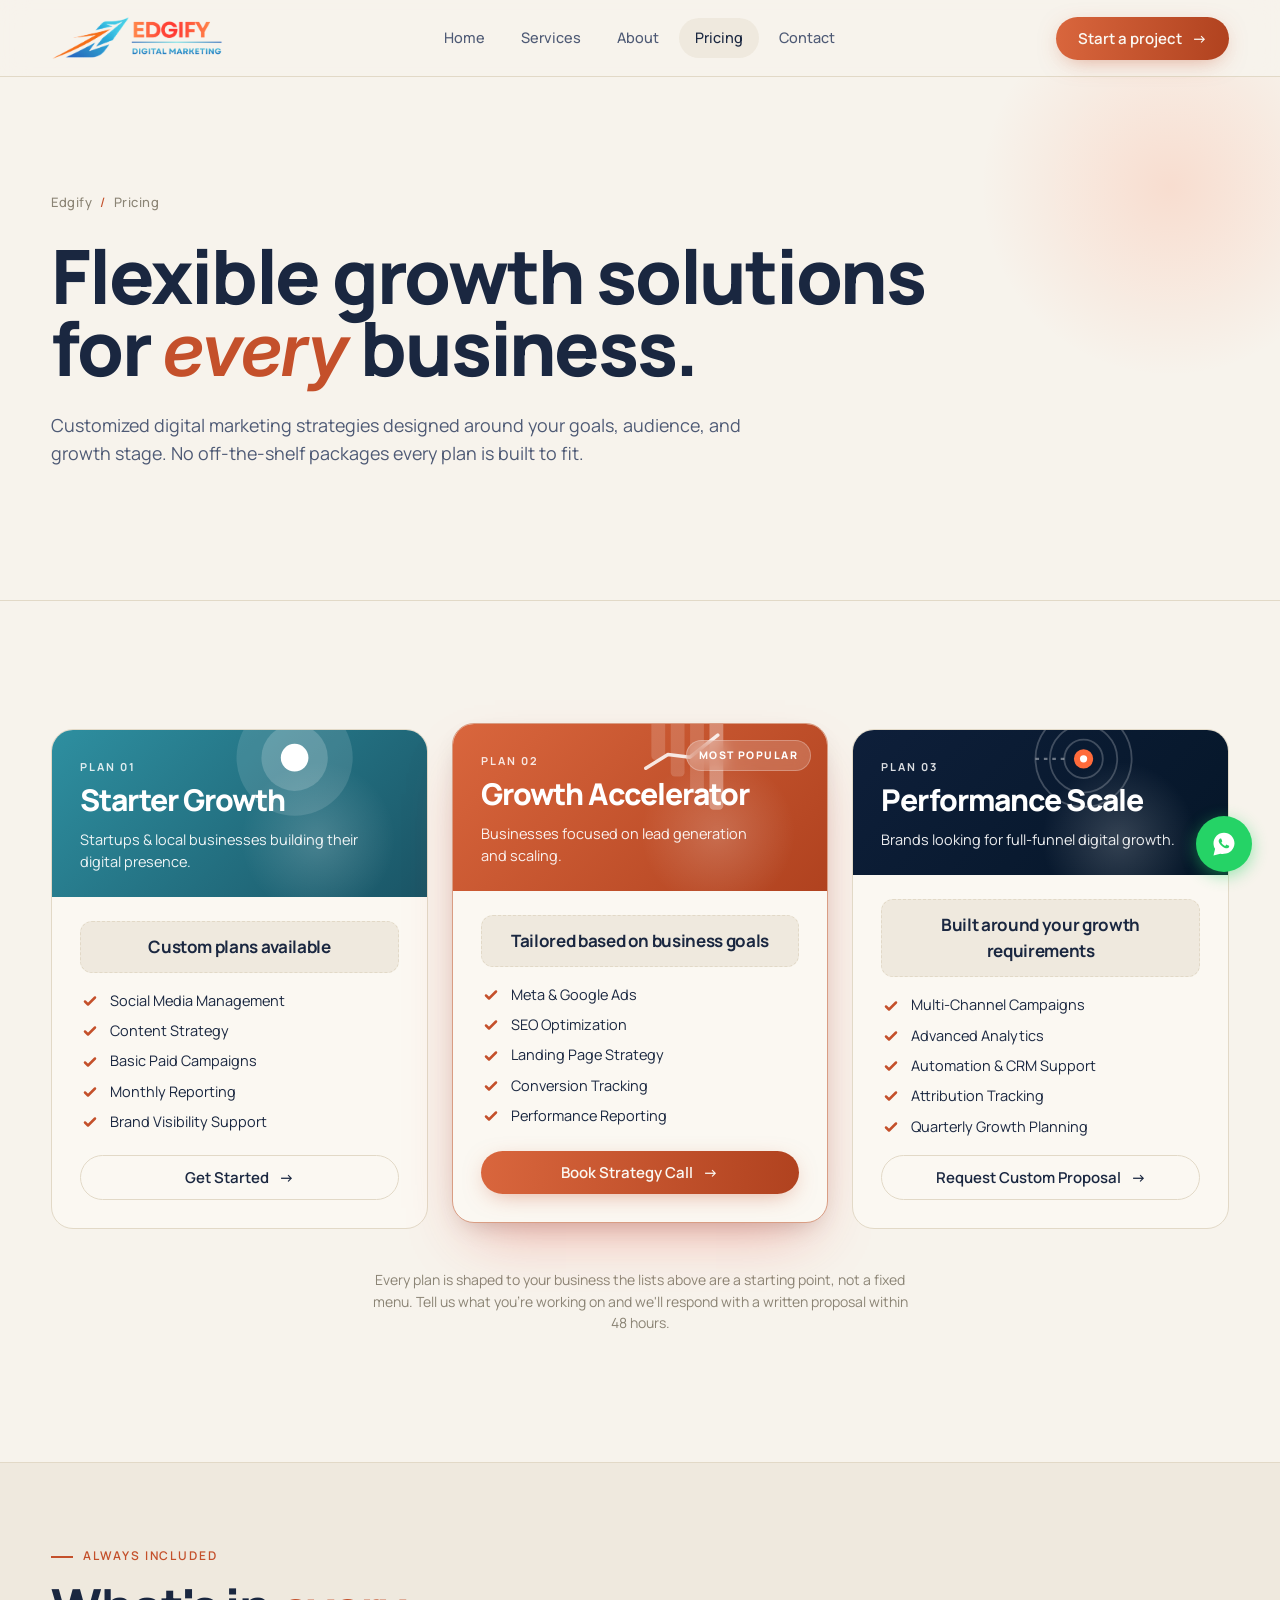
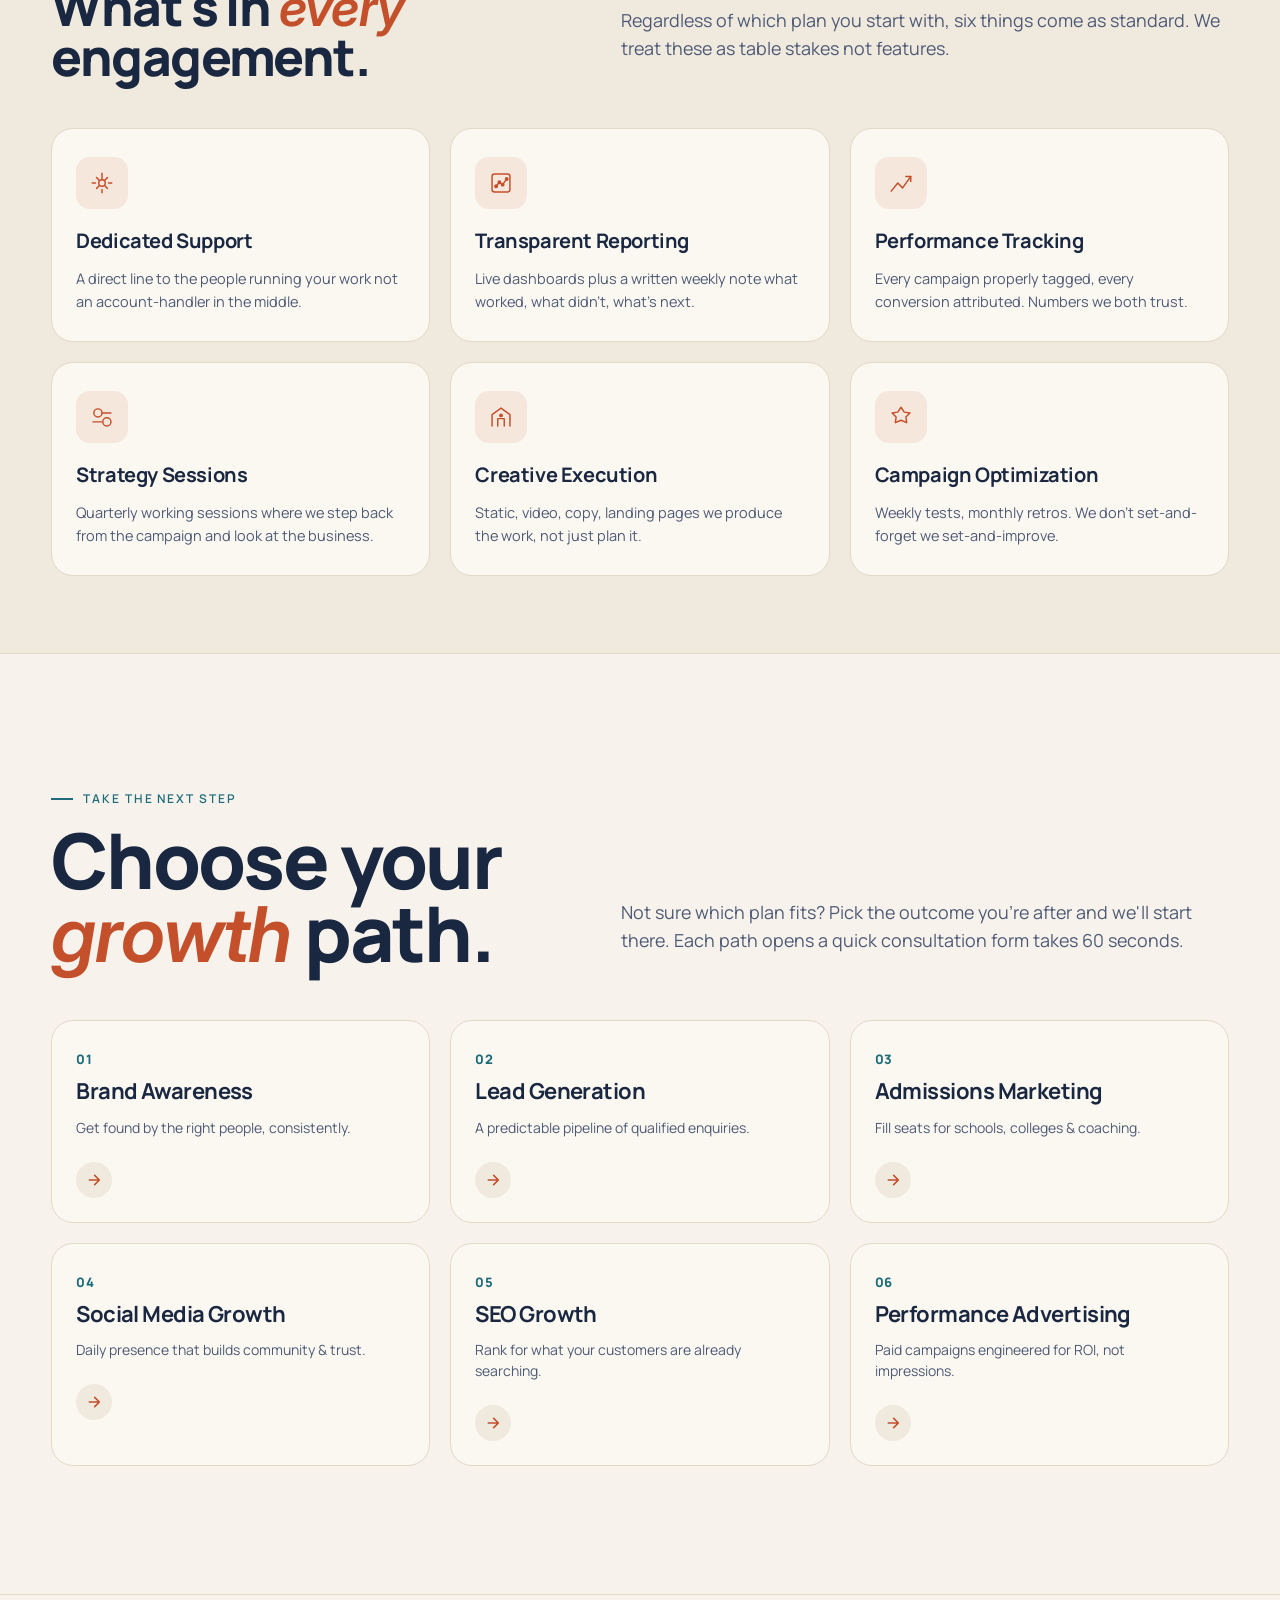
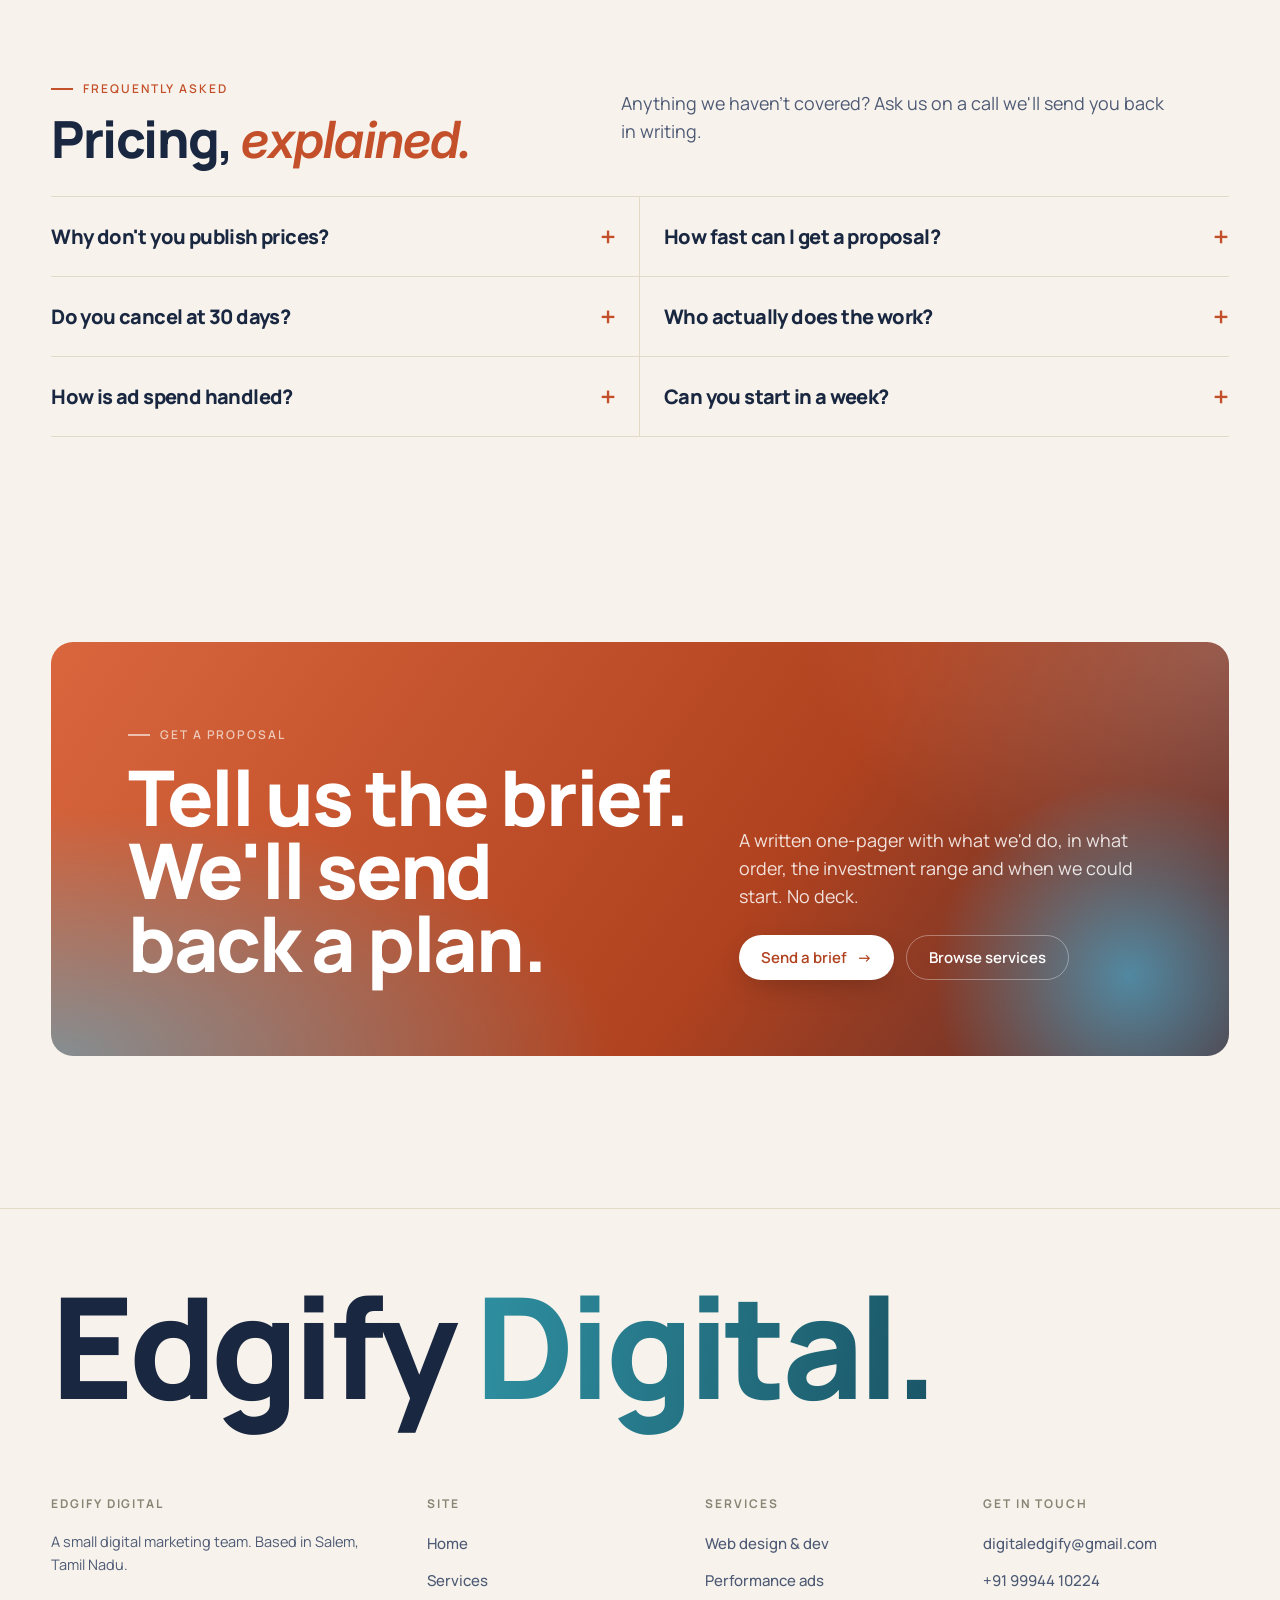
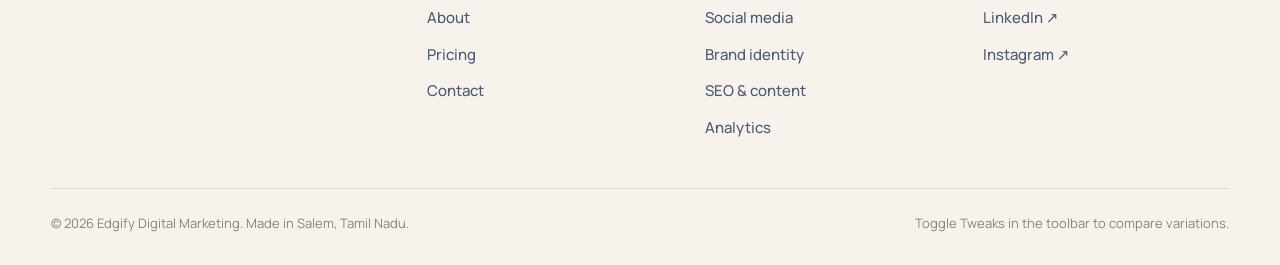
<file: Edgify_Digital-main 3/pricing.html>
<!DOCTYPE html>
<html lang="en" data-variation="editorial">
<head>
<!-- Meta Pixel Code -->
<script>
!function(f,b,e,v,n,t,s)
{if(f.fbq)return;n=f.fbq=function(){n.callMethod?
n.callMethod.apply(n,arguments):n.queue.push(arguments)};
if(!f._fbq)f._fbq=n;n.push=n;n.loaded=!0;n.version='2.0';
n.queue=[];t=b.createElement(e);t.async=!0;
t.src=v;s=b.getElementsByTagName(e)[0];
s.parentNode.insertBefore(t,s)}(window, document,'script',
'https://connect.facebook.net/en_US/fbevents.js');
fbq('init', '1009293238755650');
fbq('track', 'PageView');
</script>
<!-- End Meta Pixel Code -->
<meta charset="UTF-8" />
<meta name="viewport" content="width=device-width, initial-scale=1.0" />
<!-- Google Tag Manager -->
<script>(function(w,d,s,l,i){w[l]=w[l]||[];w[l].push({'gtm.start':
new Date().getTime(),event:'gtm.js'});var f=d.getElementsByTagName(s)[0],
j=d.createElement(s),dl=l!='dataLayer'?'&l='+l:'';j.async=true;j.src=
'https://www.googletagmanager.com/gtm.js?id='+i+dl;f.parentNode.insertBefore(j,f);
})(window,document,'script','dataLayer','GTM-NL3HXFH4');</script>
<!-- End Google Tag Manager -->
<title>Pricing Edgify Digital Marketing</title>
<meta name="description" content="Flexible growth solutions for every business. Custom plans tailored to your goals, audience, and growth stage." />
<link rel="stylesheet" href="assets/styles.css" />
<link rel="stylesheet" href="assets/pricing.css" />
</head>
<body data-screen-label="Pricing">
<!-- Meta Pixel (noscript) -->
<noscript><img height="1" width="1" style="display:none"
src="https://www.facebook.com/tr?id=1009293238755650&ev=PageView&noscript=1"
/></noscript>
<!-- Google Tag Manager (noscript) -->
<noscript><iframe src="https://www.googletagmanager.com/ns.html?id=GTM-NL3HXFH4"
height="0" width="0" style="display:none;visibility:hidden"></iframe></noscript>
<!-- End Google Tag Manager (noscript) -->

<header class="nav">
 <div class="container nav-inner">
 <a class="brand" href="index.html" aria-label="Edgify Digital Marketing home"><img src="assets/edgify-logo-light.png" alt="Edgify Digital Marketing" /></a>
 <nav class="nav-links" aria-label="Primary">
 <a href="index.html">Home</a>
 <a href="services.html">Services</a>
 <a href="about.html">About</a>
 <a href="pricing.html" class="is-active">Pricing</a>
 <a href="contact.html">Contact</a>
 </nav>
 <div class="nav-cta">
 <a href="contact.html" class="btn btn-primary">Start a project <span class="btn-arrow">→</span></a>
 </div>
 </div>
</header>

<!-- ============== BANNER ============== -->
<section class="page-banner">
 <div class="container">
 <div class="crumbs"><a href="index.html">Edgify</a> <span>/</span> Pricing</div>
 <h1 class="display h-xl" style="font-size: 75px">Flexible growth solutions<br />for <span class="ital">every</span> business.</h1>
 <p class="lede" style="margin-top:28px;max-width:64ch;">
 Customized digital marketing strategies designed around your goals,
 audience, and growth stage. No off-the-shelf packages every plan
 is built to fit.
 </p>
 </div>
</section>

<!-- ============== PRICING PLANS ============== -->
<section class="section">
 <div class="container">

 <div class="plans">

 <!-- STARTER -->
 <article class="plan">
 <div class="plan-head plan-head-cyan">
 <svg class="plan-head-art" viewBox="0 0 120 120" aria-hidden="true">
 <circle cx="100" cy="20" r="42" fill="rgba(255,255,255,0.12)"/>
 <circle cx="100" cy="20" r="24" fill="rgba(255,255,255,0.18)"/>
 <circle cx="100" cy="20" r="10" fill="#FFFFFF"/>
 </svg>
 <div class="plan-tag">Plan 01</div>
 <h3 class="plan-name">Starter Growth</h3>
 <div class="plan-fit">Startups &amp; local businesses building their digital presence.</div>
 </div>

 <div class="plan-body">
 <div class="plan-meta">Custom plans available</div>

 <ul class="plan-feat">
 <li><svg class="check" viewBox="0 0 20 20"><path d="M5 10.5l3 3 7-7" /></svg> Social Media Management</li>
 <li><svg class="check" viewBox="0 0 20 20"><path d="M5 10.5l3 3 7-7" /></svg> Content Strategy</li>
 <li><svg class="check" viewBox="0 0 20 20"><path d="M5 10.5l3 3 7-7" /></svg> Basic Paid Campaigns</li>
 <li><svg class="check" viewBox="0 0 20 20"><path d="M5 10.5l3 3 7-7" /></svg> Monthly Reporting</li>
 <li><svg class="check" viewBox="0 0 20 20"><path d="M5 10.5l3 3 7-7" /></svg> Brand Visibility Support</li>
 </ul>

 <a class="btn btn-ghost plan-cta" href="contact.html">Get Started <span class="btn-arrow">→</span></a>
 </div>
 </article>

 <!-- GROWTH ACCELERATOR (featured) -->
 <article class="plan is-featured">
 <div class="plan-badge">Most Popular</div>
 <div class="plan-head plan-head-orange">
 <svg class="plan-head-art" viewBox="0 0 120 120" aria-hidden="true">
 <g fill="rgba(255,255,255,0.16)">
 <rect x="68" y="-4" width="10" height="30" rx="3"/>
 <rect x="82" y="-4" width="10" height="42" rx="3"/>
 <rect x="96" y="-4" width="10" height="54" rx="3"/>
 <rect x="110" y="-4" width="10" height="66" rx="3" fill="rgba(255,255,255,0.32)"/>
 </g>
 <path d="M64 32 L80 22 L96 24 L116 8" stroke="#FFFFFF" stroke-width="2.5" fill="none" stroke-linecap="round" stroke-linejoin="round" opacity="0.85"/>
 </svg>
 <div class="plan-tag">Plan 02</div>
 <h3 class="plan-name">Growth Accelerator</h3>
 <div class="plan-fit">Businesses focused on lead generation and scaling.</div>
 </div>

 <div class="plan-body">
 <div class="plan-meta">Tailored based on business goals</div>

 <ul class="plan-feat">
 <li><svg class="check" viewBox="0 0 20 20"><path d="M5 10.5l3 3 7-7" /></svg> Meta &amp; Google Ads</li>
 <li><svg class="check" viewBox="0 0 20 20"><path d="M5 10.5l3 3 7-7" /></svg> SEO Optimization</li>
 <li><svg class="check" viewBox="0 0 20 20"><path d="M5 10.5l3 3 7-7" /></svg> Landing Page Strategy</li>
 <li><svg class="check" viewBox="0 0 20 20"><path d="M5 10.5l3 3 7-7" /></svg> Conversion Tracking</li>
 <li><svg class="check" viewBox="0 0 20 20"><path d="M5 10.5l3 3 7-7" /></svg> Performance Reporting</li>
 </ul>

 <a class="btn btn-primary plan-cta" href="contact.html">Book Strategy Call <span class="btn-arrow">→</span></a>
 </div>
 </article>

 <!-- PERFORMANCE SCALE -->
 <article class="plan">
 <div class="plan-head plan-head-navy">
 <svg class="plan-head-art" viewBox="0 0 120 120" aria-hidden="true">
 <g stroke="rgba(255,255,255,0.22)" stroke-width="1.5" fill="none">
 <circle cx="96" cy="24" r="40"/>
 <circle cx="96" cy="24" r="28"/>
 <circle cx="96" cy="24" r="16"/>
 </g>
 <circle cx="96" cy="24" r="8" fill="#FF6B3B"/>
 <circle cx="96" cy="24" r="3" fill="#FFFFFF"/>
 <line x1="56" y1="24" x2="80" y2="24" stroke="rgba(255,255,255,0.4)" stroke-width="2" stroke-dasharray="3 4"/>
 </svg>
 <div class="plan-tag">Plan 03</div>
 <h3 class="plan-name">Performance Scale</h3>
 <div class="plan-fit">Brands looking for full-funnel digital growth.</div>
 </div>

 <div class="plan-body">
 <div class="plan-meta">Built around your growth requirements</div>

 <ul class="plan-feat">
 <li><svg class="check" viewBox="0 0 20 20"><path d="M5 10.5l3 3 7-7" /></svg> Multi-Channel Campaigns</li>
 <li><svg class="check" viewBox="0 0 20 20"><path d="M5 10.5l3 3 7-7" /></svg> Advanced Analytics</li>
 <li><svg class="check" viewBox="0 0 20 20"><path d="M5 10.5l3 3 7-7" /></svg> Automation &amp; CRM Support</li>
 <li><svg class="check" viewBox="0 0 20 20"><path d="M5 10.5l3 3 7-7" /></svg> Attribution Tracking</li>
 <li><svg class="check" viewBox="0 0 20 20"><path d="M5 10.5l3 3 7-7" /></svg> Quarterly Growth Planning</li>
 </ul>

 <a class="btn btn-ghost plan-cta" href="contact.html">Request Custom Proposal <span class="btn-arrow">→</span></a>
 </div>
 </article>

 </div>

 <p class="plans-note">
 Every plan is shaped to your business the lists above are a starting point, not a fixed menu.
 Tell us what you're working on and we'll respond with a written proposal within 48 hours.
 </p>
 </div>
</section>

<!-- ============== INCLUDED IN EVERY ENGAGEMENT ============== -->
<section class="section-tight" style="background:var(--bg-2);border-block:1px solid var(--line);">
 <div class="container">
 <div class="section-head" style="margin-bottom:48px;">
 <div>
 <div class="eyebrow">Always included</div>
 <h2 class="display h-md" style="margin-top:16px;">What's in <span class="ital">every</span> engagement.</h2>
 </div>
 <p class="lede">
 Regardless of which plan you start with, six things come as standard.
 We treat these as table stakes not features.
 </p>
 </div>

 <div class="included">
 <div class="incl-card">
 <div class="incl-icon">
 <svg viewBox="0 0 32 32"><path d="M16 4v8M16 28v-4M28 16h-4M8 16H4M22.6 9.4l-2.8 2.8M12.2 19.8l-2.8 2.8M22.6 22.6l-2.8-2.8M12.2 12.2L9.4 9.4" /><circle cx="16" cy="16" r="4" /></svg>
 </div>
 <h4>Dedicated Support</h4>
 <p>A direct line to the people running your work not an account-handler in the middle.</p>
 </div>
 <div class="incl-card">
 <div class="incl-icon">
 <svg viewBox="0 0 32 32"><rect x="5" y="5" width="22" height="22" rx="3" /><path d="M10 20l4-5 4 3 5-7" /><circle cx="10" cy="20" r="1.5" fill="currentColor" /><circle cx="14" cy="15" r="1.5" fill="currentColor" /><circle cx="18" cy="18" r="1.5" fill="currentColor" /><circle cx="23" cy="11" r="1.5" fill="currentColor" /></svg>
 </div>
 <h4>Transparent Reporting</h4>
 <p>Live dashboards plus a written weekly note what worked, what didn't, what's next.</p>
 </div>
 <div class="incl-card">
 <div class="incl-icon">
 <svg viewBox="0 0 32 32"><path d="M4 26l8-10 6 6 10-14" /><path d="M22 8h6v6" /></svg>
 </div>
 <h4>Performance Tracking</h4>
 <p>Every campaign properly tagged, every conversion attributed. Numbers we both trust.</p>
 </div>
 <div class="incl-card">
 <div class="incl-icon">
 <svg viewBox="0 0 32 32"><circle cx="11" cy="11" r="5" /><circle cx="22" cy="22" r="5" /><path d="M16 11h11M5 22h11" /></svg>
 </div>
 <h4>Strategy Sessions</h4>
 <p>Quarterly working sessions where we step back from the campaign and look at the business.</p>
 </div>
 <div class="incl-card">
 <div class="incl-icon">
 <svg viewBox="0 0 32 32"><path d="M5 27V13l11-8 11 8v14" /><path d="M12 27v-9h8v9" /><circle cx="16" cy="14" r="1.5" fill="currentColor" /></svg>
 </div>
 <h4>Creative Execution</h4>
 <p>Static, video, copy, landing pages we produce the work, not just plan it.</p>
 </div>
 <div class="incl-card">
 <div class="incl-icon">
 <svg viewBox="0 0 32 32"><path d="M16 4l4 6 7 1-5 5 1 7-7-3-7 3 1-7-5-5 7-1z" /></svg>
 </div>
 <h4>Campaign Optimization</h4>
 <p>Weekly tests, monthly retros. We don't set-and-forget we set-and-improve.</p>
 </div>
 </div>
 </div>
</section>

<!-- ============== CHOOSE YOUR GROWTH PATH ============== -->
<section class="section">
 <div class="container">
 <div class="section-head" style="margin-bottom:48px;">
 <div>
 <div class="eyebrow text-cyan" style="color:var(--accent-2);">Take the next step</div>
 <h2 class="display h-lg" style="margin-top:16px;">Choose your <span class="ital">growth</span> path.</h2>
 </div>
 <p class="lede">
 Not sure which plan fits? Pick the outcome you're after and we'll start there.
 Each path opens a quick consultation form takes 60 seconds.
 </p>
 </div>

 <div class="paths">
 <button class="path-card" data-path="Brand Awareness" type="button">
 <div class="path-num">01</div>
 <div class="path-name">Brand Awareness</div>
 <div class="path-desc">Get found by the right people, consistently.</div>
 <div class="path-arrow"><svg viewBox="0 0 24 24"><path d="M5 12h14M13 5l7 7-7 7" /></svg></div>
 </button>
 <button class="path-card" data-path="Lead Generation" type="button">
 <div class="path-num">02</div>
 <div class="path-name">Lead Generation</div>
 <div class="path-desc">A predictable pipeline of qualified enquiries.</div>
 <div class="path-arrow"><svg viewBox="0 0 24 24"><path d="M5 12h14M13 5l7 7-7 7" /></svg></div>
 </button>
 <button class="path-card" data-path="Admissions Marketing" type="button">
 <div class="path-num">03</div>
 <div class="path-name">Admissions Marketing</div>
 <div class="path-desc">Fill seats for schools, colleges &amp; coaching.</div>
 <div class="path-arrow"><svg viewBox="0 0 24 24"><path d="M5 12h14M13 5l7 7-7 7" /></svg></div>
 </button>
 <button class="path-card" data-path="Social Media Growth" type="button">
 <div class="path-num">04</div>
 <div class="path-name">Social Media Growth</div>
 <div class="path-desc">Daily presence that builds community &amp; trust.</div>
 <div class="path-arrow"><svg viewBox="0 0 24 24"><path d="M5 12h14M13 5l7 7-7 7" /></svg></div>
 </button>
 <button class="path-card" data-path="SEO Growth" type="button">
 <div class="path-num">05</div>
 <div class="path-name">SEO Growth</div>
 <div class="path-desc">Rank for what your customers are already searching.</div>
 <div class="path-arrow"><svg viewBox="0 0 24 24"><path d="M5 12h14M13 5l7 7-7 7" /></svg></div>
 </button>
 <button class="path-card" data-path="Performance Advertising" type="button">
 <div class="path-num">06</div>
 <div class="path-name">Performance Advertising</div>
 <div class="path-desc">Paid campaigns engineered for ROI, not impressions.</div>
 <div class="path-arrow"><svg viewBox="0 0 24 24"><path d="M5 12h14M13 5l7 7-7 7" /></svg></div>
 </button>
 </div>
 </div>
</section>

<!-- ============== FAQ ============== -->
<section class="section-tight" style="border-top:1px solid var(--line);">
 <div class="container">
 <div class="section-head" style="margin-bottom:32px;">
 <div>
 <div class="eyebrow">Frequently asked</div>
 <h2 class="display h-md" style="margin-top:16px;">Pricing, <span class="ital">explained.</span></h2>
 </div>
 <p class="lede">Anything we haven't covered? Ask us on a call we'll send you back in writing.</p>
 </div>

 <div class="faq">
 <details>
 <summary>Why don't you publish prices?</summary>
 <p>Because every brand has a different starting point, audience and budget. Quoting a one-size-fits-all number would mean over-charging some and under-serving others. We'd rather scope properly and quote honestly.</p>
 </details>
 <details>
 <summary>How fast can I get a proposal?</summary>
 <p>Within 48 hours of our discovery call. A written one-pager covering what we'd do, in what order, the investment range and when we could start.</p>
 </details>
 <details>
 <summary>Do you cancel at 30 days?</summary>
 <p>Yes no annual lock-in, no exit fee. 30 days' notice in writing and we wind the work down cleanly. We'd rather earn next month.</p>
 </details>
 <details>
 <summary>Who actually does the work?</summary>
 <p>A small, hands-on team. Strategy, paid media and analytics are run in-house. For design, video and engineering we pull in trusted collaborators you'll meet everyone in week one. Nothing is outsourced overseas or white-labelled.</p>
 </details>
 <details>
 <summary>How is ad spend handled?</summary>
 <p>You pay Meta, Google and LinkedIn directly from your card. We never mark up ad spend or pass it through our books. Our fee covers the work; spend is spend.</p>
 </details>
 <details>
 <summary>Can you start in a week?</summary>
 <p>Often, yes depending on capacity. Projects usually kick off within ten working days; retainers within two to three weeks.</p>
 </details>
 </div>
 </div>
</section>

<!-- ============== CTA ============== -->
<section class="section">
 <div class="container">
 <div class="cta-block">
 <div>
 <div class="eyebrow" style="color:var(--accent-ink);opacity:0.7;">Get a proposal</div>
 <h2 class="display h-lg" style="margin-top:16px;">Tell us the brief. We'll send back a plan.</h2>
 </div>
 <div>
 <p class="lede">A written one-pager with what we'd do, in what order, the investment range and when we could start. No deck.</p>
 <div class="hero-actions" style="margin-top:24px;">
 <a class="btn btn-primary" href="contact.html">Send a brief <span class="btn-arrow">→</span></a>
 <a class="btn btn-ghost" href="services.html">Browse services</a>
 </div>
 </div>
 </div>
 </div>
</section>

<footer class="footer">
 <div class="container">
 <p class="footer-claim">Edgify <span class="grad">Digital.</span></p>
 <div class="footer-grid">
 <div class="footer-col">
 <h5>Edgify Digital</h5>
 <p style="color:var(--text-dim);font-size:14.5px;max-width:36ch;margin:0;">A small digital marketing team. Based in Salem, Tamil Nadu.</p>
 </div>
 <div class="footer-col">
 <h5>Site</h5>
 <ul>
 <li><a href="index.html">Home</a></li>
 <li><a href="services.html">Services</a></li>
 <li><a href="about.html">About</a></li>
 <li><a href="pricing.html">Pricing</a></li>
 <li><a href="contact.html">Contact</a></li>
 </ul>
 </div>
 <div class="footer-col">
 <h5>Services</h5>
 <ul>
 <li><a href="services.html#web">Web design &amp; dev</a></li>
 <li><a href="services.html#ads">Performance ads</a></li>
 <li><a href="services.html#social">Social media</a></li>
 <li><a href="services.html#brand">Brand identity</a></li>
 <li><a href="services.html#seo">SEO &amp; content</a></li>
 <li><a href="services.html#analytics">Analytics</a></li>
 </ul>
 </div>
 <div class="footer-col">
 <h5>Get in touch</h5>
 <ul>
 <li><a href="mailto:digitaledgify@gmail.com">digitaledgify@gmail.com</a></li>
 <li><a href="tel:+919994410224" class="call-btn">+91 99944 10224</a></li>
 <li><a href="https://www.linkedin.com/company/117165131/admin/dashboard/" target="_blank" rel="noopener">LinkedIn &nearr;</a></li>
 <li><a href="#">Instagram &nearr;</a></li>
 </ul>
 </div>
 </div>
 <div class="footer-bottom">
 <span>&copy; 2026 Edgify Digital Marketing. Made in Salem, Tamil Nadu.</span>
 <span>Toggle Tweaks in the toolbar to compare variations.</span>
 </div>
 </div>
</footer>

<!-- ============== CONSULTATION MODAL ============== -->
<div class="modal" id="consult-modal" aria-hidden="true" role="dialog" aria-labelledby="consult-title">
 <div class="modal-backdrop" data-close></div>
 <div class="modal-card" role="document">
 <button class="modal-close" type="button" aria-label="Close" data-close>&times;</button>

 <div class="modal-head">
 <div class="modal-eyebrow">Consultation request</div>
 <h3 class="modal-title" id="consult-title">Let's talk about <span class="modal-path">your growth</span>.</h3>
 <p class="modal-sub">60 seconds. We'll come back within one working day.</p>
 </div>

 <form class="modal-form" id="consult-form">
 <input type="hidden" name="path" id="consult-path" value="" />

 <div class="modal-row">
 <div class="modal-field">
 <label>Your name</label>
 <input type="text" name="name" placeholder="Full Name" required />
 </div>
 <div class="modal-field">
 <label>Company</label>
 <input type="text" name="company" placeholder="Your company" required />
 </div>
 </div>
 <div class="modal-row">
 <div class="modal-field">
 <label>Email</label>
 <input type="email" name="email" placeholder="you@company.in" required />
 </div>
 <div class="modal-field">
 <label>Phone / WhatsApp</label>
 <input type="tel" name="phone" placeholder="+91 …" />
 </div>
 </div>
 <div class="modal-field">
 <label>One sentence on what you'd like to achieve</label>
 <textarea name="goal" placeholder="e.g. We want to double admissions next academic year."></textarea>
 </div>

 <button class="btn btn-primary modal-submit" type="submit">Request consultation <span class="btn-arrow">→</span></button>
 <p class="modal-fine">By submitting, you agree to be contacted by Edgify Digital Marketing. We never share enquiries.</p>
 </form>
 </div>
</div>

<script src="assets/mobile-nav.js"></script>
<script src="assets/tweaks.js"></script>
<script src="assets/pixel-events.js"></script>
<script>
 // ===== Consultation modal =====
 (function(){
 const modal = document.getElementById('consult-modal');
 const pathInput = document.getElementById('consult-path');
 const pathLabel = modal.querySelector('.modal-path');
 const form = document.getElementById('consult-form');
 const submitBtn = form.querySelector('.modal-submit');

 function open(path){
 pathInput.value = path;
 pathLabel.textContent = path.toLowerCase();
 modal.classList.add('is-open');
 modal.setAttribute('aria-hidden','false');
 document.body.style.overflow = 'hidden';
 setTimeout(() => modal.querySelector('input[name=name]').focus(), 60);
 }
 function close(){
 modal.classList.remove('is-open');
 modal.setAttribute('aria-hidden','true');
 document.body.style.overflow = '';
 }
 document.querySelectorAll('.path-card').forEach(b => {
 b.addEventListener('click', () => open(b.getAttribute('data-path')));
 });
 modal.querySelectorAll('[data-close]').forEach(el => el.addEventListener('click', close));
 document.addEventListener('keydown', e => { if(e.key === 'Escape' && modal.classList.contains('is-open')) close(); });

 form.addEventListener('submit', async function(e) {
    e.preventDefault();
    submitBtn.innerHTML = 'Sending…';
    submitBtn.disabled = true;
    const data = new FormData(form);
    try {
      const res = await fetch('https://formspree.io/f/mlgvvyno', {
        method: 'POST',
        body: data,
        headers: { 'Accept': 'application/json' }
      });
      if (res.ok) {
        window.dataLayer = window.dataLayer || [];
        window.dataLayer.push({ event: 'form_submit', form_name: 'consultation_form' });
        if (typeof fbq === 'function') fbq('track', 'Lead');
        submitBtn.innerHTML = "Sent! We'll be back within a day ✓";
        form.reset();
      } else {
        submitBtn.innerHTML = 'Something went wrong — try again';
        submitBtn.disabled = false;
      }
    } catch(err) {
      submitBtn.innerHTML = 'Network error — try again';
      submitBtn.disabled = false;
    }
  });
 })();
</script>

<!-- WhatsApp Float Button -->
<a href="https://wa.me/919994410224?text=Hi!%20I'd%20like%20to%20book%20a%20free%20consultation%20with%20Edgify." class="whatsapp-btn" 
   target="_blank" 
   rel="noopener"
   aria-label="Chat on WhatsApp"
   style="
     position:fixed;
     bottom:28px;
     right:28px;
     z-index:999;
     width:56px;
     height:56px;
     background:#25D366;
     border-radius:50%;
     display:flex;
     align-items:center;
     justify-content:center;
     box-shadow:0 4px 16px rgba(37,211,102,0.45);
     transition:transform .2s ease;
   "
   onmouseover="this.style.transform='scale(1.1)'"
   onmouseout="this.style.transform='scale(1)'">
  <svg width="28" height="28" viewBox="0 0 32 32" fill="white" xmlns="http://www.w3.org/2000/svg">
    <path d="M16 3C9.373 3 4 8.373 4 15c0 2.385.668 4.61 1.832 6.5L4 29l7.75-1.812A11.94 11.94 0 0016 27c6.627 0 12-5.373 12-12S22.627 3 16 3zm5.844 16.523c-.248.697-1.458 1.332-2.01 1.414-.516.077-1.168.11-1.883-.118-.434-.137-.99-.32-1.703-.627-2.994-1.292-4.953-4.3-5.104-4.498-.148-.199-1.207-1.605-1.207-3.063 0-1.457.763-2.175 1.033-2.47.27-.294.588-.368.784-.368.197 0 .393.002.565.01.182.009.425-.069.665.507.248.59.843 2.047.917 2.195.073.148.122.32.024.516-.098.197-.148.32-.295.492-.148.173-.312.386-.444.518-.148.147-.302.308-.13.603.172.295.765 1.262 1.642 2.044 1.128 1.005 2.079 1.316 2.374 1.464.295.148.467.123.64-.074.172-.197.738-.861.935-1.156.197-.295.394-.246.665-.148.27.099 1.722.812 2.017.96.295.148.492.222.566.344.073.122.073.697-.175 1.393z"/>
  </svg>
</a>
<!-- End WhatsApp Float Button -->
</body>
</html>
</file>
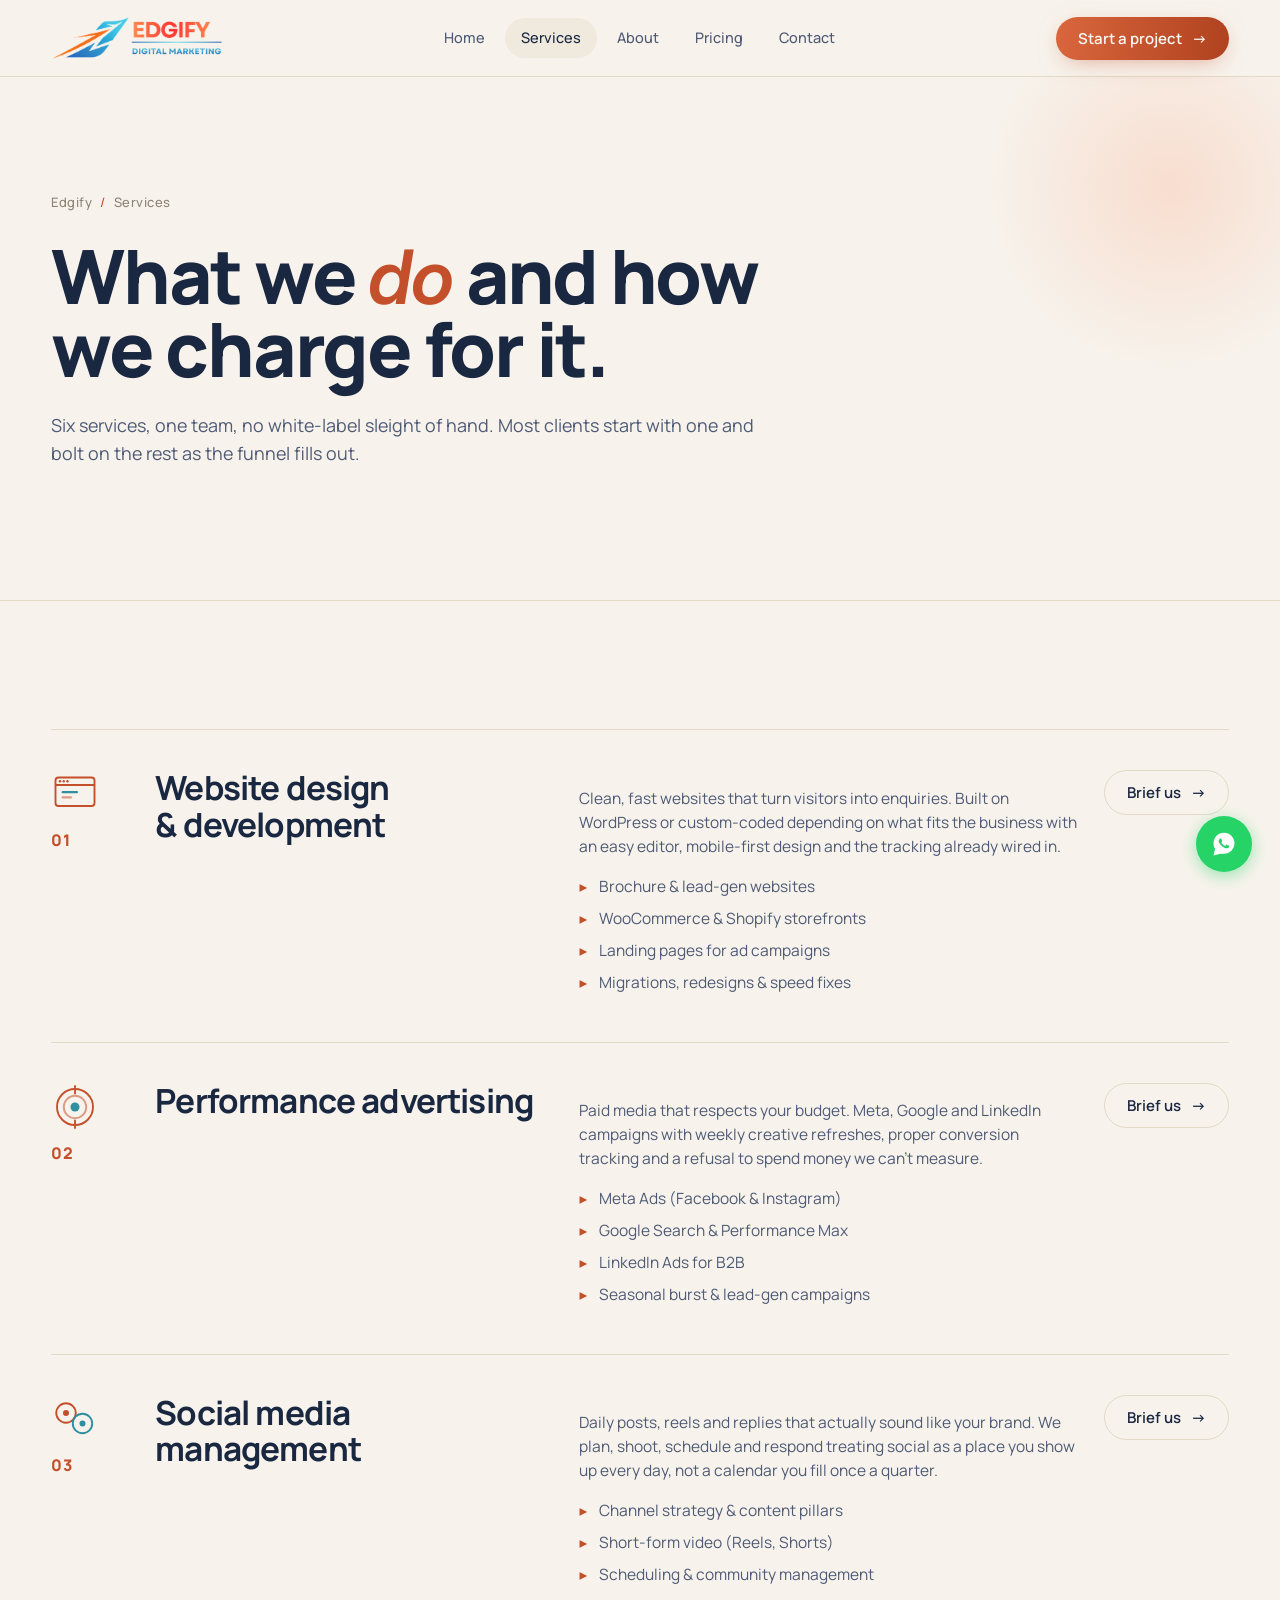
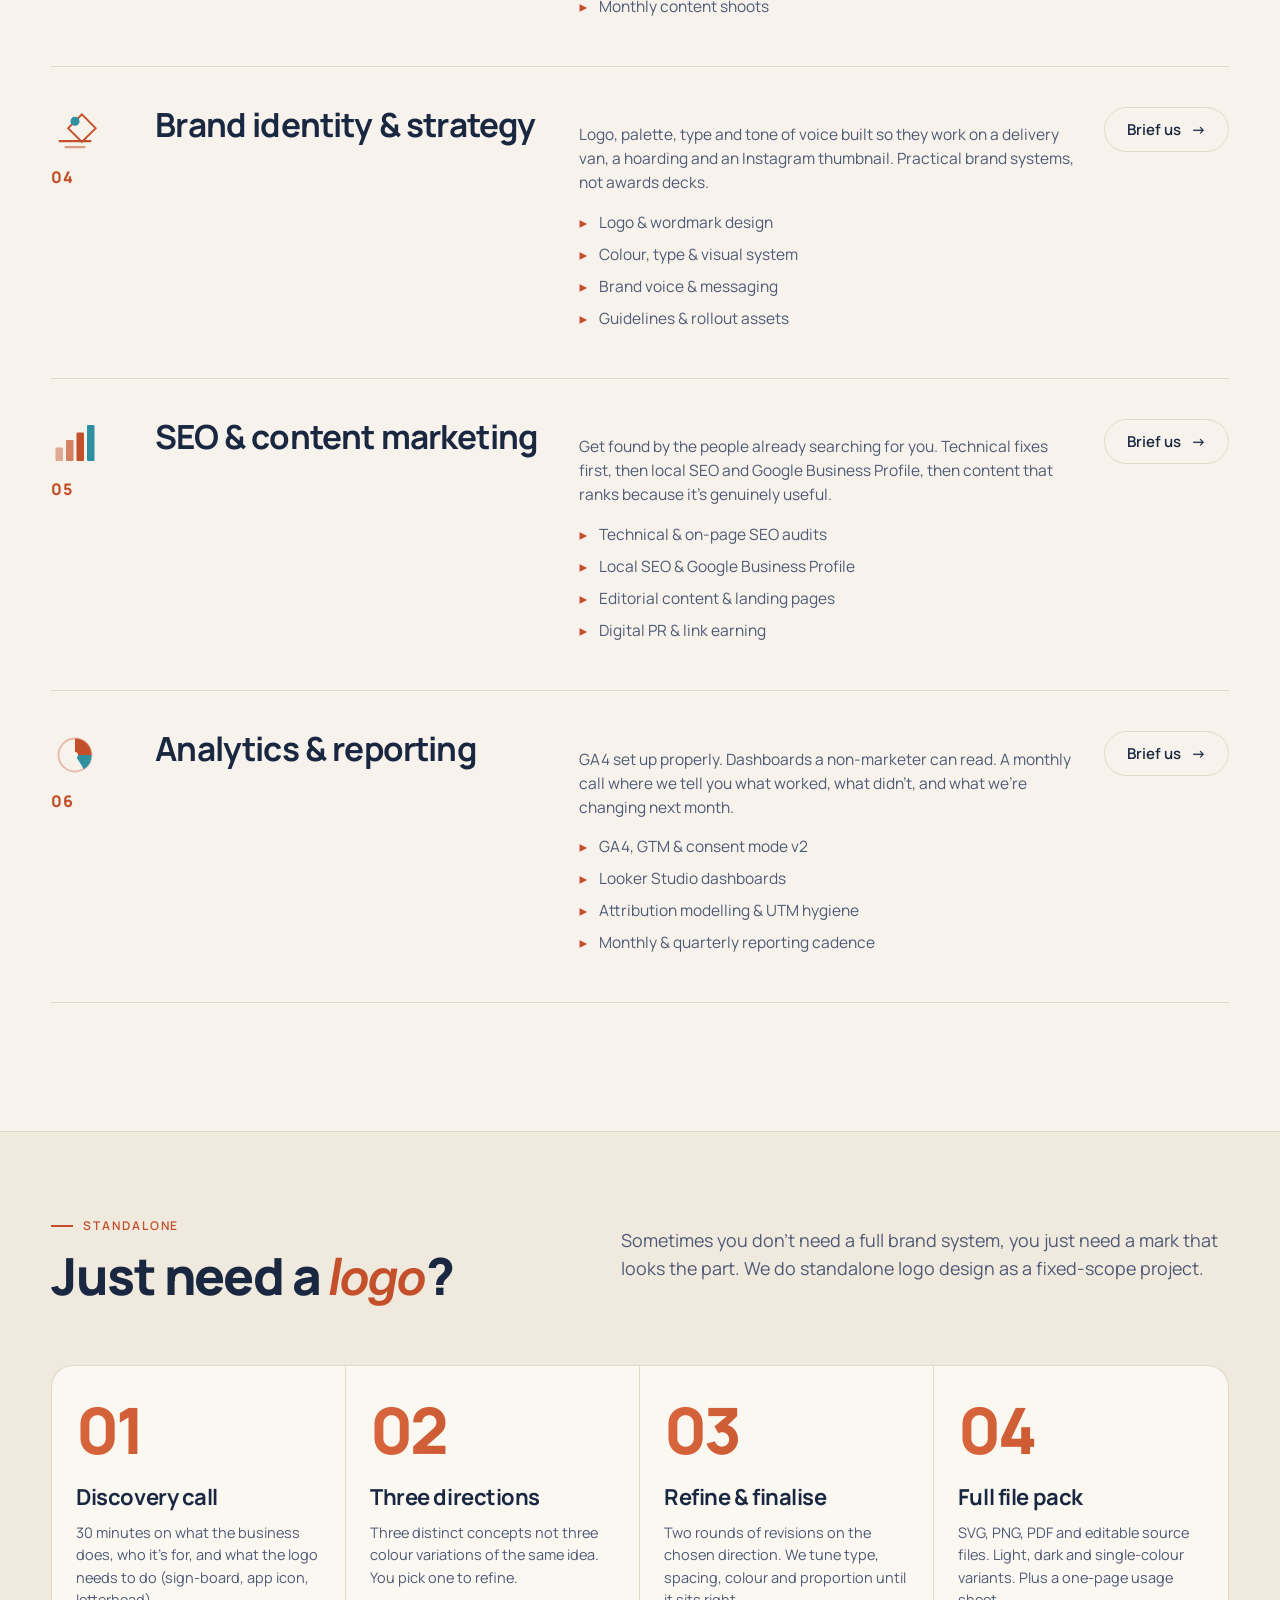
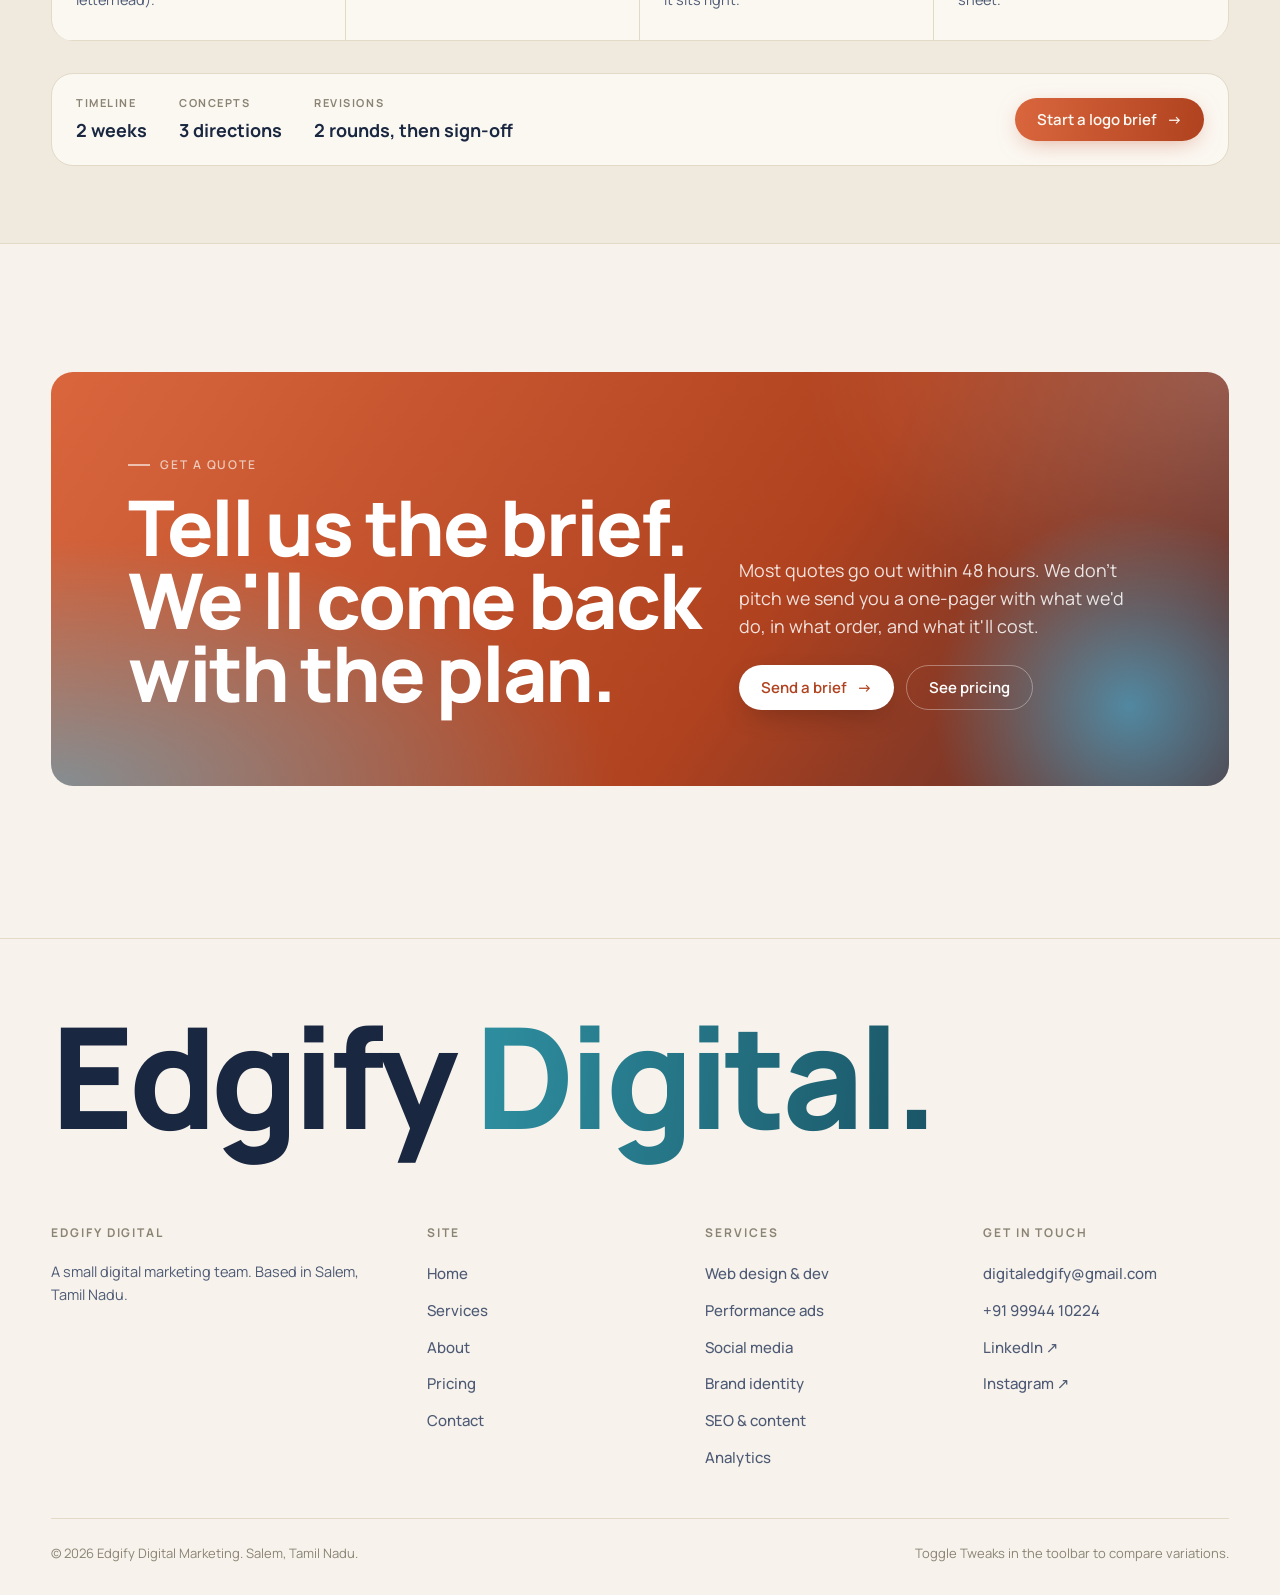
<file: Edgify_Digital-main 3/services.html>
<!DOCTYPE html>
<html lang="en" data-variation="editorial">
<head>
<!-- Meta Pixel Code -->
<script>
!function(f,b,e,v,n,t,s)
{if(f.fbq)return;n=f.fbq=function(){n.callMethod?
n.callMethod.apply(n,arguments):n.queue.push(arguments)};
if(!f._fbq)f._fbq=n;n.push=n;n.loaded=!0;n.version='2.0';
n.queue=[];t=b.createElement(e);t.async=!0;
t.src=v;s=b.getElementsByTagName(e)[0];
s.parentNode.insertBefore(t,s)}(window, document,'script',
'https://connect.facebook.net/en_US/fbevents.js');
fbq('init', '1009293238755650');
fbq('track', 'PageView');
</script>
<!-- End Meta Pixel Code -->
<meta charset="UTF-8" />
<meta name="viewport" content="width=device-width, initial-scale=1.0" />
<!-- Google Tag Manager -->
<script>(function(w,d,s,l,i){w[l]=w[l]||[];w[l].push({'gtm.start':
new Date().getTime(),event:'gtm.js'});var f=d.getElementsByTagName(s)[0],
j=d.createElement(s),dl=l!='dataLayer'?'&l='+l:'';j.async=true;j.src=
'https://www.googletagmanager.com/gtm.js?id='+i+dl;f.parentNode.insertBefore(j,f);
})(window,document,'script','dataLayer','GTM-NL3HXFH4');</script>
<!-- End Google Tag Manager -->
<title>Services Edgify Digital Marketing</title>
<meta name="description" content="Six services, one team. Web, ads, social, brand, SEO, analytics built for SMBs." />
<link rel="stylesheet" href="assets/styles.css" />
</head>
<body data-screen-label="Services">
<!-- Meta Pixel (noscript) -->
<noscript><img height="1" width="1" style="display:none"
src="https://www.facebook.com/tr?id=1009293238755650&ev=PageView&noscript=1"
/></noscript>
<!-- Google Tag Manager (noscript) -->
<noscript><iframe src="https://www.googletagmanager.com/ns.html?id=GTM-NL3HXFH4"
height="0" width="0" style="display:none;visibility:hidden"></iframe></noscript>
<!-- End Google Tag Manager (noscript) -->

<header class="nav">
 <div class="container nav-inner">
 <a class="brand" href="index.html" aria-label="Edgify Digital Marketing home"><img src="assets/edgify-logo-light.png" alt="Edgify Digital Marketing" /></a>
 <nav class="nav-links" aria-label="Primary">
 <a href="index.html">Home</a>
 <a href="services.html" class="is-active">Services</a>
 <a href="about.html">About</a>
 <a href="pricing.html">Pricing</a>
 <a href="contact.html">Contact</a>
 </nav>
 <div class="nav-cta">
 <a href="contact.html" class="btn btn-primary">Start a project <span class="btn-arrow">→</span></a>
 </div>
 </div>
</header>

<!-- ============== PAGE BANNER ============== -->
<section class="page-banner">
 <div class="container">
 <div class="crumbs"><a href="index.html">Edgify</a> <span>/</span> Services</div>
 <h1 class="display h-xl" style="font-size: 75px">What we <span class="ital">do</span> and how we charge for it.</h1>
 <p class="lede" style="margin-top:28px;max-width:64ch;">
 Six services, one team, no white-label sleight of hand. Most clients start
 with one and bolt on the rest as the funnel fills out.
 </p>
 </div>
</section>

<!-- ============== SERVICES LIST ============== -->
<section class="section">
 <div class="container">

 <div class="svc-row" id="web">
 <div class="svc-num">
 <span class="icon-mark" style="margin-bottom:10px;"><svg viewBox="0 0 64 64" fill="none">
 <rect x="6" y="10" width="52" height="38" rx="4" stroke="currentColor" stroke-width="2.5"/>
 <line x1="6" y1="20" x2="58" y2="20" stroke="currentColor" stroke-width="2.5"/>
 <circle cx="12" cy="15" r="1.6" fill="currentColor"/>
 <circle cx="17" cy="15" r="1.6" fill="currentColor"/>
 <circle cx="22" cy="15" r="1.6" fill="currentColor"/>
 <rect x="14" y="28" width="22" height="3" rx="1.5" fill="var(--brand-cyan)"/>
 <rect x="14" y="35" width="14" height="3" rx="1.5" fill="currentColor" opacity="0.55"/>
 </svg></span>
 <div>01</div>
 </div>
 <h2 class="svc-title">Website design &amp; development</h2>
 <div class="svc-desc">
 <p>Clean, fast websites that turn visitors into enquiries. Built on WordPress or custom-coded depending on what fits the business with an easy editor, mobile-first design and the tracking already wired in.</p>
 <ul>
 <li>Brochure &amp; lead-gen websites</li>
 <li>WooCommerce &amp; Shopify storefronts</li>
 <li>Landing pages for ad campaigns</li>
 <li>Migrations, redesigns &amp; speed fixes</li>
 </ul>
 </div>
 <a class="btn btn-ghost" href="contact.html">Brief us <span class="btn-arrow">→</span></a>
 </div>

 <div class="svc-row" id="ads">
 <div class="svc-num">
 <span class="icon-mark" style="margin-bottom:10px;"><svg viewBox="0 0 64 64" fill="none">
 <circle cx="32" cy="32" r="24" stroke="currentColor" stroke-width="2.5"/>
 <circle cx="32" cy="32" r="15" stroke="currentColor" stroke-width="2.5" opacity="0.55"/>
 <circle cx="32" cy="32" r="6" fill="var(--brand-cyan)"/>
 <path d="M32 4 L32 14" stroke="currentColor" stroke-width="2.5" stroke-linecap="round"/>
 <path d="M32 50 L32 60" stroke="currentColor" stroke-width="2.5" stroke-linecap="round"/>
 </svg></span>
 <div>02</div>
 </div>
 <h2 class="svc-title">Performance advertising</h2>
 <div class="svc-desc">
 <p>Paid media that respects your budget. Meta, Google and LinkedIn campaigns with weekly creative refreshes, proper conversion tracking and a refusal to spend money we can't measure.</p>
 <ul>
 <li>Meta Ads (Facebook &amp; Instagram)</li>
 <li>Google Search &amp; Performance Max</li>
 <li>LinkedIn Ads for B2B</li>
 <li>Seasonal burst &amp; lead-gen campaigns</li>
 </ul>
 </div>
 <a class="btn btn-ghost" href="contact.html">Brief us <span class="btn-arrow">→</span></a>
 </div>

 <div class="svc-row" id="social">
 <div class="svc-num">
 <span class="icon-mark" style="margin-bottom:10px;"><svg viewBox="0 0 64 64" fill="none">
 <circle cx="20" cy="24" r="13" stroke="currentColor" stroke-width="2.5"/>
 <circle cx="42" cy="38" r="13" stroke="var(--brand-cyan)" stroke-width="2.5"/>
 <circle cx="20" cy="24" r="4" fill="currentColor"/>
 <circle cx="42" cy="38" r="4" fill="var(--brand-cyan)"/>
 </svg></span>
 <div>03</div>
 </div>
 <h2 class="svc-title">Social media management</h2>
 <div class="svc-desc">
 <p>Daily posts, reels and replies that actually sound like your brand. We plan, shoot, schedule and respond treating social as a place you show up every day, not a calendar you fill once a quarter.</p>
 <ul>
 <li>Channel strategy &amp; content pillars</li>
 <li>Short-form video (Reels, Shorts)</li>
 <li>Scheduling &amp; community management</li>
 <li>Monthly content shoots</li>
 </ul>
 </div>
 <a class="btn btn-ghost" href="contact.html">Brief us <span class="btn-arrow">→</span></a>
 </div>

 <div class="svc-row" id="brand">
 <div class="svc-num">
 <span class="icon-mark" style="margin-bottom:10px;"><svg viewBox="0 0 64 64" fill="none">
 <rect x="32" y="6" width="26" height="26" transform="rotate(45 32 19)" stroke="currentColor" stroke-width="2.5"/>
 <circle cx="32" cy="19" r="6" fill="var(--brand-cyan)"/>
 <rect x="10" y="44" width="44" height="3" rx="1.5" fill="currentColor"/>
 <rect x="18" y="52" width="28" height="3" rx="1.5" fill="currentColor" opacity="0.55"/>
 </svg></span>
 <div>04</div>
 </div>
 <h2 class="svc-title">Brand identity &amp; strategy</h2>
 <div class="svc-desc">
 <p>Logo, palette, type and tone of voice built so they work on a delivery van, a hoarding and an Instagram thumbnail. Practical brand systems, not awards decks.</p>
 <ul>
 <li>Logo &amp; wordmark design</li>
 <li>Colour, type &amp; visual system</li>
 <li>Brand voice &amp; messaging</li>
 <li>Guidelines &amp; rollout assets</li>
 </ul>
 </div>
 <a class="btn btn-ghost" href="contact.html">Brief us <span class="btn-arrow">→</span></a>
 </div>

 <div class="svc-row" id="seo">
 <div class="svc-num">
 <span class="icon-mark" style="margin-bottom:10px;"><svg viewBox="0 0 64 64" fill="none">
 <rect x="6" y="38" width="10" height="18" rx="1.5" fill="currentColor" opacity="0.45"/>
 <rect x="20" y="28" width="10" height="28" rx="1.5" fill="currentColor" opacity="0.7"/>
 <rect x="34" y="18" width="10" height="38" rx="1.5" fill="currentColor"/>
 <rect x="48" y="8" width="10" height="48" rx="1.5" fill="var(--brand-cyan)"/>
 </svg></span>
 <div>05</div>
 </div>
 <h2 class="svc-title">SEO &amp; content marketing</h2>
 <div class="svc-desc">
 <p>Get found by the people already searching for you. Technical fixes first, then local SEO and Google Business Profile, then content that ranks because it's genuinely useful.</p>
 <ul>
 <li>Technical &amp; on-page SEO audits</li>
 <li>Local SEO &amp; Google Business Profile</li>
 <li>Editorial content &amp; landing pages</li>
 <li>Digital PR &amp; link earning</li>
 </ul>
 </div>
 <a class="btn btn-ghost" href="contact.html">Brief us <span class="btn-arrow">→</span></a>
 </div>

 <div class="svc-row" id="analytics">
 <div class="svc-num">
 <span class="icon-mark" style="margin-bottom:10px;"><svg viewBox="0 0 64 64" fill="none">
 <circle cx="32" cy="32" r="22" stroke="currentColor" stroke-width="2.5" opacity="0.35"/>
 <path d="M32 10 A22 22 0 0 1 54 32 L32 32 Z" fill="currentColor"/>
 <path d="M54 32 A22 22 0 0 1 44 51 L32 32 Z" fill="var(--brand-cyan)"/>
 <circle cx="32" cy="32" r="4" fill="var(--bg)"/>
 </svg></span>
 <div>06</div>
 </div>
 <h2 class="svc-title">Analytics &amp; reporting</h2>
 <div class="svc-desc">
 <p>GA4 set up properly. Dashboards a non-marketer can read. A monthly call where we tell you what worked, what didn't, and what we're changing next month.</p>
 <ul>
 <li>GA4, GTM &amp; consent mode v2</li>
 <li>Looker Studio dashboards</li>
 <li>Attribution modelling &amp; UTM hygiene</li>
 <li>Monthly &amp; quarterly reporting cadence</li>
 </ul>
 </div>
 <a class="btn btn-ghost" href="contact.html">Brief us <span class="btn-arrow">→</span></a>
 </div>

 </div>
</section>

<!-- ============== LOGO DESIGN HIGHLIGHT ============== -->
<section class="section-tight" style="background:var(--bg-2);border-block:1px solid var(--line);">
 <div class="container">
 <div class="section-head">
 <div>
 <div class="eyebrow">Standalone</div>
 <h2 class="display h-md" style="margin-top:16px;">Just need a <span class="ital">logo</span>?</h2>
 </div>
 <p class="lede">
 Sometimes you don't need a full brand system, you just need a mark that
 looks the part. We do standalone logo design as a fixed-scope project.
 </p>
 </div>

 <div class="steps" style="border-inline:1px solid var(--line);border-radius:var(--radius-lg);overflow:hidden;background:var(--surface);">
 <div class="step">
 <div class="step-num">01</div>
 <h4>Discovery call</h4>
 <p>30 minutes on what the business does, who it's for, and what the logo needs to do (sign-board, app icon, letterhead).</p>
 </div>
 <div class="step">
 <div class="step-num">02</div>
 <h4>Three directions</h4>
 <p>Three distinct concepts not three colour variations of the same idea. You pick one to refine.</p>
 </div>
 <div class="step">
 <div class="step-num">03</div>
 <h4>Refine &amp; finalise</h4>
 <p>Two rounds of revisions on the chosen direction. We tune type, spacing, colour and proportion until it sits right.</p>
 </div>
 <div class="step">
 <div class="step-num">04</div>
 <h4>Full file pack</h4>
 <p>SVG, PNG, PDF and editable source files. Light, dark and single-colour variants. Plus a one-page usage sheet.</p>
 </div>
 </div>

 <div style="display:flex;flex-wrap:wrap;gap:18px;justify-content:space-between;align-items:center;margin-top:32px;padding:20px 24px;border:1px solid var(--line);border-radius:var(--radius-lg);background:var(--surface);">
 <div style="display:flex;gap:32px;flex-wrap:wrap;">
 <div>
 <div style="font-size:11px;letter-spacing:0.14em;text-transform:uppercase;color:var(--text-mute);font-weight:700;margin-bottom:6px;">Timeline</div>
 <div style="font-family:var(--font-display);font-weight:700;font-size:18px;">2 weeks</div>
 </div>
 <div>
 <div style="font-size:11px;letter-spacing:0.14em;text-transform:uppercase;color:var(--text-mute);font-weight:700;margin-bottom:6px;">Concepts</div>
 <div style="font-family:var(--font-display);font-weight:700;font-size:18px;">3 directions</div>
 </div>
 <div>
 <div style="font-size:11px;letter-spacing:0.14em;text-transform:uppercase;color:var(--text-mute);font-weight:700;margin-bottom:6px;">Revisions</div>
 <div style="font-family:var(--font-display);font-weight:700;font-size:18px;">2 rounds, then sign-off</div>
 </div>
 </div>
 <a class="btn btn-primary" href="contact.html">Start a logo brief <span class="btn-arrow">&rarr;</span></a>
 </div>
 </div>
</section>

<!-- ============== CTA ============== -->
<section class="section">
 <div class="container">
 <div class="cta-block">
 <div>
 <div class="eyebrow" style="color:var(--accent-ink);opacity:0.7;">Get a quote</div>
 <h2 class="display h-lg" style="margin-top:16px;">Tell us the brief. We'll come back with the plan.</h2>
 </div>
 <div>
 <p class="lede">Most quotes go out within 48 hours. We don't pitch we send you a one-pager with what we'd do, in what order, and what it'll cost.</p>
 <div class="hero-actions" style="margin-top:24px;">
 <a class="btn btn-primary" href="contact.html">Send a brief <span class="btn-arrow">→</span></a>
 <a class="btn btn-ghost" href="pricing.html">See pricing</a>
 </div>
 </div>
 </div>
 </div>
</section>

<footer class="footer">
 <div class="container">
 <p class="footer-claim">Edgify <span class="grad">Digital.</span></p>
 <div class="footer-grid">
 <div class="footer-col">
 <h5>Edgify Digital</h5>
 <p style="color:var(--text-dim);font-size:14.5px;max-width:36ch;margin:0;">A small digital marketing team. Based in Salem, Tamil Nadu.</p>
 </div>
 <div class="footer-col">
 <h5>Site</h5>
 <ul>
 <li><a href="index.html">Home</a></li>
 <li><a href="services.html">Services</a></li>
 <li><a href="about.html">About</a></li>
 <li><a href="pricing.html">Pricing</a></li>
 <li><a href="contact.html">Contact</a></li>
 </ul>
 </div>
 <div class="footer-col">
 <h5>Services</h5>
 <ul>
 <li><a href="services.html#web">Web design &amp; dev</a></li>
 <li><a href="services.html#ads">Performance ads</a></li>
 <li><a href="services.html#social">Social media</a></li>
 <li><a href="services.html#brand">Brand identity</a></li>
 <li><a href="services.html#seo">SEO &amp; content</a></li>
 <li><a href="services.html#analytics">Analytics</a></li>
 </ul>
 </div>
 <div class="footer-col">
 <h5>Get in touch</h5>
 <ul>
 <li><a href="mailto:digitaledgify@gmail.com">digitaledgify@gmail.com</a></li>
 <li><a href="tel:+919994410224" class="call-btn">+91 99944 10224</a></li>
 <li><a href="https://www.linkedin.com/company/117165131/admin/dashboard/" target="_blank" rel="noopener">LinkedIn ↗</a></li>
 <li><a href="https://www.instagram.com/edgifydigital_/" target="_blank" rel="noopener">Instagram ↗</a></li>
 </ul>
 </div>
 </div>
 <div class="footer-bottom">
 <span>© 2026 Edgify Digital Marketing. Salem, Tamil Nadu.</span>
 <span>Toggle Tweaks in the toolbar to compare variations.</span>
 </div>
 </div>
</footer>

<script src="assets/mobile-nav.js"></script>
<script src="assets/tweaks.js"></script>
<script src="assets/pixel-events.js"></script>


<!-- WhatsApp Float Button -->
<a href="https://wa.me/919994410224?text=Hi!%20I'd%20like%20to%20book%20a%20free%20consultation%20with%20Edgify." class="whatsapp-btn" 
   target="_blank" 
   rel="noopener"
   aria-label="Chat on WhatsApp"
   style="
     position:fixed;
     bottom:28px;
     right:28px;
     z-index:999;
     width:56px;
     height:56px;
     background:#25D366;
     border-radius:50%;
     display:flex;
     align-items:center;
     justify-content:center;
     box-shadow:0 4px 16px rgba(37,211,102,0.45);
     transition:transform .2s ease;
   "
   onmouseover="this.style.transform='scale(1.1)'"
   onmouseout="this.style.transform='scale(1)'">
  <svg width="28" height="28" viewBox="0 0 32 32" fill="white" xmlns="http://www.w3.org/2000/svg">
    <path d="M16 3C9.373 3 4 8.373 4 15c0 2.385.668 4.61 1.832 6.5L4 29l7.75-1.812A11.94 11.94 0 0016 27c6.627 0 12-5.373 12-12S22.627 3 16 3zm5.844 16.523c-.248.697-1.458 1.332-2.01 1.414-.516.077-1.168.11-1.883-.118-.434-.137-.99-.32-1.703-.627-2.994-1.292-4.953-4.3-5.104-4.498-.148-.199-1.207-1.605-1.207-3.063 0-1.457.763-2.175 1.033-2.47.27-.294.588-.368.784-.368.197 0 .393.002.565.01.182.009.425-.069.665.507.248.59.843 2.047.917 2.195.073.148.122.32.024.516-.098.197-.148.32-.295.492-.148.173-.312.386-.444.518-.148.147-.302.308-.13.603.172.295.765 1.262 1.642 2.044 1.128 1.005 2.079 1.316 2.374 1.464.295.148.467.123.64-.074.172-.197.738-.861.935-1.156.197-.295.394-.246.665-.148.27.099 1.722.812 2.017.96.295.148.492.222.566.344.073.122.073.697-.175 1.393z"/>
  </svg>
</a>
<!-- End WhatsApp Float Button -->
</body>
</html>
</file>
<file: assets/styles.css>
/* =========================================================
   Edgify Digital Marketing — shared stylesheet
   Brand palette pulled from the logo:
     Coral   #FF6B3B  — wordmark gradient start
     Red     #E63A2A  — wordmark gradient end
     Sky     #3FC1F0  — mark light
     Blue    #1F7CC8  — mark deep / subtitle
     Navy    #0B2A4A  — deep support
   Two variations: Bold Dark (default) and Bold Light.
   ========================================================= */

@import url('https://fonts.googleapis.com/css2?family=Manrope:wght@400;500;600;700;800&family=Inter:wght@400;500;600&display=swap');

/* ---------- BRAND TOKENS (variation-agnostic) ---------- */
:root {
  /* Sampled from the logo:
       Coral   #FF6B3B  — wordmark gradient start
       Red     #E63A2A  — wordmark gradient end
       Sky     #3FC1F0  — mark light
       Blue    #1F7CC8  — mark deep / subtitle
       Ink     #0B2A4A  — deep navy support
  */
  --brand-coral:  #FF6B3B;
  --brand-red:    #E63A2A;
  --brand-orange: #F26A1F;
  --brand-sky:    #3FC1F0;
  --brand-cyan:   #3FC1F0;
  --brand-blue:   #1F7CC8;
  --brand-navy:   #0B2A4A;
  --brand-orange-soft: #FFE4D5;

  --radius: 14px;
  --radius-lg: 22px;
  --container: 1280px;
  --pad: clamp(20px, 4vw, 56px);

  --font-display: 'Manrope', system-ui, sans-serif;
  --font-body:    'Manrope', system-ui, sans-serif;
  --display-weight: 800;
  --display-tracking: -0.03em;
  --display-italic: normal;
  --display-case: none;
}

/* ---------- VARIATION A: BOLD DARK (default) ---------- */
:root,
:root[data-variation="sharp"] {
  --bg:           #07172B;   /* deep brand navy */
  --bg-2:         #0F2540;
  --surface:      #142F4F;
  --line:         #1F3F66;
  --text:         #F4F8FF;
  --text-dim:     #A7BCD6;
  --text-mute:    #6F86A3;

  --accent:       var(--brand-coral);
  --accent-ink:   #FFFFFF;
  --accent-2:     var(--brand-sky);
  --accent-soft:  rgba(255,107,59,0.16);
}

/* ---------- VARIATION B: BOLD LIGHT (premium editorial) ---------- */
:root[data-variation="editorial"] {
  --bg:           #F7F3EC;   /* warm paper */
  --bg-2:         #EFE9DE;   /* deeper cream */
  --surface:      #FBF8F2;   /* ivory */
  --line:         #E2D9C7;   /* warm taupe */
  --text:         #1A2740;   /* ink navy */
  --text-dim:     #4E5A75;
  --text-mute:    #8B8475;   /* warm gray-taupe */

  --accent:       #C4502B;   /* burnished terracotta — restrained coral */
  --accent-ink:   #FBF8F2;
  --accent-2:     #1F6B7A;   /* deep teal — restrained cyan */
  --accent-soft:  rgba(196,80,43,0.10);

  /* Override gradient endpoints used by .grad / .grad-orange / case thumbs */
  --brand-coral:  #D9663D;
  --brand-red:    #B0421F;
  --brand-sky:    #2E8FA0;
  --brand-cyan:   #2E8FA0;
  --brand-blue:   #1A5566;
  --brand-navy:   #0E1F3A;
}

/* ---------- Display type variants (tweak) ---------- */
:root[data-typeset="grotesk"] {
  --font-display: 'Manrope', system-ui, sans-serif;
  --display-weight: 800;
  --display-tracking: -0.03em;
  --display-case: none;
}
:root[data-typeset="serif"] {
  --font-display: 'Inter', system-ui, sans-serif;
  --display-weight: 700;
  --display-tracking: -0.025em;
  --display-case: none;
}
:root[data-typeset="condensed"] {
  --font-display: 'Manrope', system-ui, sans-serif;
  --display-weight: 800;
  --display-tracking: -0.05em;
  --display-case: uppercase;
}

/* ---------- Reset / base ---------- */
*, *::before, *::after { box-sizing: border-box; }
html { -webkit-text-size-adjust: 100%; scroll-behavior: smooth; }
body {
  margin: 0;
  font-family: var(--font-body);
  background: var(--bg);
  color: var(--text);
  font-size: 16px;
  line-height: 1.55;
  -webkit-font-smoothing: antialiased;
  text-rendering: optimizeLegibility;
}
img, svg { display: block; max-width: 100%; }
a { color: inherit; text-decoration: none; }
button { font: inherit; cursor: pointer; border: 0; background: none; color: inherit; }
hr { border: 0; border-top: 1px solid var(--line); margin: 0; }

::selection { background: var(--accent); color: var(--accent-ink); }

/* ---------- Layout primitives ---------- */
.container {
  max-width: var(--container);
  margin: 0 auto;
  padding-inline: var(--pad);
}
.section { padding-block: clamp(72px, 10vw, 140px); }
.section-tight { padding-block: clamp(48px, 6vw, 80px); }

/* ---------- Display type ---------- */
.display {
  font-family: var(--font-display);
  font-weight: var(--display-weight);
  letter-spacing: var(--display-tracking);
  font-style: var(--display-italic);
  text-transform: var(--display-case);
  line-height: 0.95;
  color: var(--text);
  text-wrap: balance;
  margin: 0;
}
.h-xl { font-size: clamp(48px, 9vw, 132px); }
.h-lg { font-size: clamp(40px, 6vw, 84px); }
.h-md { font-size: clamp(32px, 4vw, 56px); }
.h-sm { font-size: clamp(24px, 2.6vw, 36px); }

.eyebrow {
  font-family: var(--font-body);
  font-size: 12px;
  letter-spacing: 0.16em;
  text-transform: uppercase;
  font-weight: 600;
  color: var(--accent);
  display: inline-flex;
  align-items: center;
  gap: 10px;
}
.eyebrow::before {
  content: "";
  width: 22px;
  height: 2px;
  background: currentColor;
}

.lede {
  font-size: clamp(17px, 1.4vw, 21px);
  line-height: 1.55;
  color: var(--text-dim);
  max-width: 60ch;
  text-wrap: pretty;
}

/* accent helpers */
.text-accent { color: var(--accent); }
.text-cyan   { color: var(--accent-2); }

/* italic accent (used in headlines) */
.ital {
  font-family: 'Inter', system-ui, sans-serif;
  font-style: italic;
  font-weight: 600;
  letter-spacing: -0.015em;
  color: var(--accent);
}

/* gradient text for highlighted words (matches logo cyan→blue) */
.grad {
  background: linear-gradient(95deg, var(--brand-sky) 0%, var(--brand-blue) 100%);
  -webkit-background-clip: text;
  background-clip: text;
  color: transparent;
}
.grad-orange {
  background: linear-gradient(95deg, var(--brand-coral) 0%, var(--brand-red) 100%);
  -webkit-background-clip: text;
  background-clip: text;
  color: transparent;
}

/* ---------- Nav ---------- */
.nav {
  position: sticky;
  top: 0;
  z-index: 50;
  background: color-mix(in oklab, var(--bg) 86%, transparent);
  backdrop-filter: blur(14px);
  -webkit-backdrop-filter: blur(14px);
  border-bottom: 1px solid var(--line);
}
.nav-inner {
  display: flex;
  align-items: center;
  justify-content: space-between;
  gap: 24px;
  height: 76px;
}
.brand {
  display: inline-flex;
  align-items: center;
  gap: 0;
}
.brand img {
  height: 44px;
  width: auto;
  display: block;
}
.nav-links {
  display: flex;
  gap: 4px;
  align-items: center;
}
.nav-links a {
  padding: 9px 16px;
  border-radius: 999px;
  font-size: 14.5px;
  font-weight: 500;
  color: var(--text-dim);
  transition: color .15s ease, background .15s ease;
}
.nav-links a:hover { color: var(--text); background: var(--bg-2); }
.nav-links a.is-active { color: var(--text); background: var(--bg-2); }

@media (max-width: 820px) {
  .nav-links { display: none; }
  .brand img { height: 36px; }
}

/* ---------- Buttons ---------- */
.btn {
  display: inline-flex;
  align-items: center;
  gap: 10px;
  padding: 14px 22px;
  border-radius: 999px;
  font-family: var(--font-body);
  font-weight: 600;
  font-size: 15px;
  line-height: 1;
  transition: transform .15s ease, background .15s ease, color .15s ease, border-color .15s ease, box-shadow .15s ease;
  white-space: nowrap;
}
.btn-primary {
  background: linear-gradient(95deg, var(--brand-coral) 0%, var(--brand-red) 100%);
  color: var(--accent-ink);
  box-shadow: 0 6px 24px -8px color-mix(in oklab, var(--accent) 55%, transparent);
}
.btn-primary:hover { transform: translateY(-1px); box-shadow: 0 10px 30px -8px color-mix(in oklab, var(--accent) 70%, transparent); }
.btn-ghost {
  border: 1px solid var(--line);
  color: var(--text);
}
.btn-ghost:hover { background: var(--bg-2); border-color: var(--text-dim); }
.btn-cyan {
  background: var(--accent-2);
  color: #fff;
}
.btn-cyan:hover { transform: translateY(-1px); }
.btn-arrow { transition: transform .2s ease; display: inline-block; }
.btn:hover .btn-arrow { transform: translateX(3px); }

/* ---------- Hero ---------- */
.hero { padding-top: clamp(48px, 6vw, 96px); padding-bottom: clamp(56px, 7vw, 120px); position: relative; overflow: hidden; }

/* Section with a subtle teal tint + glow, used to break up long stretches of the same background */
.section-teal-tint {
  position: relative;
  background: var(--surface);
  border-block: 1px solid var(--line);
  overflow: hidden;
}
.section-teal-tint::before {
  content: "";
  position: absolute;
  right: -180px; top: -160px;
  width: 520px; height: 520px;
  background: radial-gradient(closest-side, color-mix(in oklab, var(--accent-2) 22%, transparent), transparent 70%);
  pointer-events: none;
}
.section-teal-tint .container { position: relative; z-index: 1; }

.hero-meta > div:nth-child(2) .num,
.case-result > div:nth-child(2) .num { color: var(--accent-2); }

/* glow background fixture */
.hero::before {
  content: "";
  position: absolute;
  inset: -200px -200px auto auto;
  width: 760px;
  height: 760px;
  background:
    radial-gradient(closest-side, rgba(255,107,59,0.26), transparent 70%);
  pointer-events: none;
  z-index: 0;
}
.hero::after {
  content: "";
  position: absolute;
  left: -260px;
  bottom: -260px;
  width: 800px;
  height: 800px;
  background:
    radial-gradient(closest-side, rgba(63,193,240,0.24), transparent 70%);
  pointer-events: none;
  z-index: 0;
}
:root[data-variation="editorial"] .hero::before { background: radial-gradient(closest-side, rgba(255,107,59,0.18), transparent 70%); }
:root[data-variation="editorial"] .hero::after  { background: radial-gradient(closest-side, rgba(46,143,160,0.22), transparent 70%); }

.hero .container { position: relative; z-index: 1; }

/* Split layout (default) */
.hero[data-layout="split"] .hero-grid {
  display: grid;
  grid-template-columns: 1.25fr 1fr;
  gap: clamp(32px, 5vw, 80px);
  align-items: end;
}
.hero[data-layout="split"] .hero-visual {
  align-self: end;
  aspect-ratio: 3/5;
  position: relative;
  border-radius: var(--radius-lg);
  overflow: hidden;
  background: var(--surface);
  border: 1px solid var(--line);
}
@media (max-width: 900px) {
  .hero[data-layout="split"] .hero-grid { grid-template-columns: 1fr; }
  .hero[data-layout="split"] .hero-visual { min-height: 280px; }
}

/* Centered layout */
.hero[data-layout="centered"] .hero-grid {
  display: grid;
  gap: 40px;
  text-align: center;
  justify-items: center;
}
.hero[data-layout="centered"] .hero-grid .lede { margin-inline: auto; text-align: center; }
.hero[data-layout="centered"] .hero-actions { justify-content: center; }
.hero[data-layout="centered"] .hero-visual,
.hero[data-layout="centered"] .hero-rail { display: none; }

/* List layout */
.hero[data-layout="list"] .hero-grid {
  display: grid;
  grid-template-columns: 1.4fr 1fr;
  gap: clamp(32px, 5vw, 80px);
  align-items: end;
}
.hero[data-layout="list"] .hero-visual { display: none; }
.hero[data-layout="list"] .hero-rail { display: block; }
.hero-rail { display: none; }
.hero-rail ol {
  list-style: none;
  margin: 0;
  padding: 0;
  border-top: 1px solid var(--line);
}
.hero-rail li {
  display: grid;
  grid-template-columns: 40px 1fr auto;
  align-items: center;
  gap: 14px;
  padding: 16px 0;
  border-bottom: 1px solid var(--line);
  font-size: 17px;
  font-weight: 500;
  color: var(--text);
}
.hero-rail li span:first-child {
  color: var(--accent);
  font-weight: 700;
  font-size: 13px;
  letter-spacing: 0.04em;
}
.hero-rail li span:last-child {
  color: var(--accent);
  font-size: 16px;
}
@media (max-width: 900px) {
  .hero[data-layout="list"] .hero-grid { grid-template-columns: 1fr; }
}

.hero-actions {
  display: flex;
  flex-wrap: wrap;
  gap: 12px;
  margin-top: 36px;
}

.hero-meta {
  display: flex;
  gap: 32px;
  margin-top: 56px;
  padding-top: 28px;
  border-top: 1px solid var(--line);
  flex-wrap: wrap;
}
.hero-meta > div { flex: 1; min-width: 140px; }
.hero-meta .num {
  font-family: var(--font-display);
  font-weight: var(--display-weight);
  font-size: clamp(28px, 3vw, 44px);
  letter-spacing: var(--display-tracking);
  line-height: 1;
  color: var(--text);
}
.hero-meta .lbl { font-size: 13px; color: var(--text-mute); margin-top: 8px; font-weight: 500; }

/* Hero visual — gradient panel echoing the logo (cyan → navy + orange streak) */
.hero-orbit {
  position: relative;
  width: 100%;
  height: 100%;
  background:
    radial-gradient(85% 100% at 18% 95%, rgba(63,193,240,0.50), transparent 65%),
    radial-gradient(70% 85% at 100% 5%, rgba(255,107,59,0.40), transparent 60%),
    linear-gradient(155deg, var(--brand-sky) 0%, var(--brand-blue) 40%, var(--brand-navy) 100%);
}
:root[data-variation="editorial"] .hero-orbit {
  background:
    radial-gradient(85% 100% at 18% 95%, rgba(63,193,240,0.60), transparent 65%),
    radial-gradient(70% 85% at 100% 5%, rgba(255,107,59,0.45), transparent 60%),
    linear-gradient(155deg, var(--brand-sky) 0%, var(--brand-blue) 40%, var(--brand-navy) 100%);
}
.hero-orbit-mark {
  position: absolute;
  inset: 0;
  display: flex;
  align-items: center;
  justify-content: center;
  padding: 36px;
}
.hero-orbit-mark img { width: 78%; height: auto; filter: drop-shadow(0 14px 40px rgba(0,0,0,0.35)); }
.hero-orbit-pills {
  position: absolute;
  left: 24px;
  bottom: 24px;
  right: 24px;
  display: flex;
  gap: 8px;
  flex-wrap: wrap;
}
.hero-orbit-pill {
  background: rgba(255,255,255,0.10);
  backdrop-filter: blur(8px);
  border: 1px solid rgba(255,255,255,0.18);
  color: #fff;
  font-size: 12px;
  font-weight: 600;
  padding: 7px 12px;
  border-radius: 999px;
  letter-spacing: 0.04em;
}
.hero-orbit-pill.is-on { background: linear-gradient(95deg, var(--brand-coral), var(--brand-red)); border-color: transparent; }

/* Hero photo (replaces orbit) */
.hero-photo {
  width: 100%;
  height: 100%;
  object-fit: cover;
  object-position: center center;
  display: block;
}

/* ---------- Marquee ---------- */
.marquee {
  border-block: 1px solid var(--line);
  overflow: hidden;
  padding-block: 20px;
  background: var(--bg);
}
.marquee-track {
  display: flex;
  gap: 56px;
  align-items: center;
  white-space: nowrap;
  animation: marquee 38s linear infinite;
  font-family: var(--font-display);
  font-weight: 700;
  font-size: clamp(20px, 2.4vw, 30px);
  letter-spacing: -0.02em;
  color: var(--text);
}
.marquee-track .dot { color: var(--accent); }
.marquee:hover .marquee-track { animation-play-state: paused; }
@keyframes marquee {
  from { transform: translateX(0); }
  to   { transform: translateX(-50%); }
}

/* ---------- Services grid ---------- */
.services {
  display: grid;
  grid-template-columns: repeat(12, 1fr);
  gap: 0;
  border-top: 1px solid var(--line);
}
.service {
  grid-column: span 4;
  padding: 36px 28px 32px;
  border-right: 1px solid var(--line);
  border-bottom: 1px solid var(--line);
  position: relative;
  transition: background .2s ease;
  display: flex;
  flex-direction: column;
  gap: 16px;
  min-height: 300px;
}
.service::before {
  content: "";
  position: absolute;
  inset: auto 0 0 0;
  height: 3px;
  background: var(--accent);
  transform: scaleX(0);
  transform-origin: left;
  transition: transform .25s ease;
}
.service-mark {
  width: 56px;
  height: 56px;
  color: var(--accent);
  display: flex;
  align-items: center;
  justify-content: center;
  margin-bottom: 4px;
}
.service-mark svg {
  width: 100%;
  height: 100%;
  transition: transform .35s cubic-bezier(.2,.7,.2,1);
}
.service:hover .service-mark svg { transform: rotate(-4deg) scale(1.04); }
.service:hover { background: var(--bg-2); }
.service:hover::before { transform: scaleX(1); }
.service-icon {
  width: 44px; height: 44px;
  border-radius: 12px;
  background: var(--accent-soft);
  color: var(--accent);
  display: flex; align-items: center; justify-content: center;
  font-family: var(--font-display); font-weight: 800; font-size: 18px;
  letter-spacing: -0.04em;
}
.service-num {
  font-family: var(--font-display);
  font-weight: 700;
  font-size: 13px;
  color: var(--accent);
  letter-spacing: 0.08em;
  text-transform: uppercase;
}
.service h3 {
  font-family: var(--font-display);
  font-weight: 700;
  letter-spacing: -0.02em;
  font-size: clamp(22px, 2vw, 28px);
  line-height: 1.1;
  margin: 0;
  text-wrap: balance;
}
.service p {
  margin: 0;
  color: var(--text-dim);
  font-size: 15px;
  line-height: 1.55;
}
.service-cta {
  margin-top: auto;
  display: inline-flex;
  align-items: center;
  gap: 8px;
  font-size: 14px;
  font-weight: 600;
  color: var(--accent);
}
@media (max-width: 1000px) {
  .service { grid-column: span 6; }
}
@media (max-width: 640px) {
  .service { grid-column: span 12; min-height: 0; }
}

/* ---------- Section header ---------- */
.section-head {
  display: grid;
  grid-template-columns: 1fr 1.2fr;
  gap: clamp(24px, 5vw, 80px);
  align-items: end;
  margin-bottom: clamp(40px, 5vw, 72px);
}
@media (max-width: 820px) {
  .section-head { grid-template-columns: 1fr; }
}

/* ---------- Process / steps ---------- */
.steps {
  display: grid;
  grid-template-columns: repeat(4, 1fr);
  gap: 0;
  border-top: 1px solid var(--line);
}
.step {
  padding: 32px 24px 28px;
  border-right: 1px solid var(--line);
  border-bottom: 1px solid var(--line);
  position: relative;
}
.step:last-child { border-right: 0; }
.step-num {
  font-family: var(--font-display);
  font-weight: 800;
  letter-spacing: -0.05em;
  font-size: clamp(40px, 5vw, 72px);
  color: var(--accent);
  line-height: 1;
  background: linear-gradient(95deg, var(--brand-coral) 0%, var(--brand-red) 100%);
  -webkit-background-clip: text;
  background-clip: text;
  color: transparent;
}
.step h4 {
  font-family: var(--font-display);
  font-weight: 700;
  letter-spacing: -0.02em;
  font-size: 22px;
  margin: 18px 0 8px;
}
.step p { margin: 0; color: var(--text-dim); font-size: 14.5px; }
@media (max-width: 820px) {
  .steps { grid-template-columns: repeat(2, 1fr); }
  .step:nth-child(2) { border-right: 0; }
}

/* ---------- Work / case studies ---------- */
.work {
  display: grid;
  grid-template-columns: repeat(6, 1fr);
  gap: 24px;
}
.case {
  border: 1px solid var(--line);
  border-radius: var(--radius-lg);
  overflow: hidden;
  background: var(--surface);
  display: flex;
  flex-direction: column;
  transition: transform .2s ease;
}
.case:hover { transform: translateY(-3px); }
.case .case-thumb { aspect-ratio: 4/3; }
.case-body { padding: 24px 26px 26px; }
.case-tag {
  font-size: 11.5px;
  letter-spacing: 0.12em;
  text-transform: uppercase;
  color: var(--accent);
  font-weight: 700;
}
.case h4 {
  font-family: var(--font-display);
  font-weight: 700;
  letter-spacing: -0.02em;
  font-size: 24px;
  margin: 10px 0 6px;
  line-height: 1.15;
}
.case p { margin: 0; color: var(--text-dim); font-size: 14.5px; }
.case-result {
  display: flex;
  gap: 18px;
  margin-top: 20px;
  padding-top: 18px;
  border-top: 1px solid var(--line);
  flex-wrap: wrap;
}
.case-result .num {
  font-family: var(--font-display);
  font-weight: 800;
  letter-spacing: -0.03em;
  font-size: 24px;
  color: var(--text);
}
.case-result .lbl { font-size: 11.5px; color: var(--text-mute); text-transform: uppercase; letter-spacing: 0.08em; margin-top: 4px; font-weight: 600; }
.case-feature { grid-column: span 4; }
.case-half    { grid-column: span 2; }
@media (max-width: 1000px) {
  .case-feature, .case-half { grid-column: span 3; }
}
@media (max-width: 720px) {
  .case-feature, .case-half { grid-column: span 6; }
}

/* Case thumb fills — lean into the logo gradient (cyan → navy + orange streaks) */
.case-thumb {
  position: relative;
  overflow: hidden;
  display: flex;
  align-items: flex-end;
  justify-content: flex-start;
  padding: 24px;
  color: #fff;
  font-family: var(--font-display);
  font-weight: 800;
  font-size: 36px;
  letter-spacing: -0.03em;
  line-height: 0.95;
}
.case-thumb.t-1 { background: linear-gradient(150deg, var(--brand-sky) 0%, var(--brand-blue) 55%, var(--brand-navy) 100%); }
.case-thumb.t-2 { background: linear-gradient(150deg, var(--brand-coral) 0%, var(--brand-red) 55%, var(--brand-navy) 100%); }
.case-thumb.t-3 { background: linear-gradient(150deg, var(--brand-sky) 0%, var(--brand-blue) 100%); }
.case-thumb.t-4 { background: linear-gradient(150deg, var(--brand-navy) 0%, var(--brand-coral) 100%); }
.case-thumb.t-5 { background: linear-gradient(150deg, var(--brand-blue) 0%, var(--brand-navy) 60%, var(--brand-red) 100%); }
.case-thumb .thumb-art {
  position: absolute;
  inset: 0;
  width: 100%;
  height: 100%;
  pointer-events: none;
}
.case-thumb .thumb-label {
  position: relative;
  z-index: 2;
  text-shadow: 0 2px 12px rgba(0,0,0,0.4);
}
.case:hover .case-thumb .thumb-art { transform: scale(1.04); transition: transform .5s ease; }

/* Website-screenshot hover-scroll */
.case-thumb.has-shot { background: var(--bg-2); }
.case-thumb.has-shot::after { display: none; } /* drop the striped overlay on screenshot thumbs */
.case-shot {
  position: absolute;
  inset: 0;
  overflow: hidden;
  border-radius: inherit;
  z-index: 0;
}
.case-shot img {
  display: block;
  width: 100%;
  height: auto;
  transform: translateY(0);
  transition: transform 0.45s ease-out;
}
.case:hover .case-shot img,
.case:focus-within .case-shot img {
  transform: translateY(var(--shot-end, -80%));
  transition: transform var(--shot-dur, 8s) linear;
}
.case-thumb.has-shot .thumb-label {
  position: absolute;
  left: 24px;
  bottom: 24px;
  right: 24px;
  z-index: 3;
  padding: 10px 14px;
  background: color-mix(in oklab, var(--brand-navy) 80%, transparent);
  color: #fff;
  border-radius: 8px;
  font-size: 22px;
  width: max-content;
  max-width: calc(100% - 48px);
  backdrop-filter: blur(6px);
  -webkit-backdrop-filter: blur(6px);
}
.case-thumb::after {
  content: "";
  position: absolute;
  inset: 0;
  background:
    repeating-linear-gradient(45deg,
      rgba(255,255,255,0.08) 0 1px,
      transparent 1px 18px);
  pointer-events: none;
}

/* striped placeholder (used in About, Contact, etc.) */
.placeholder {
  position: relative;
  background:
    repeating-linear-gradient(135deg,
      color-mix(in oklab, var(--text) 6%, transparent) 0 1px,
      transparent 1px 14px),
    var(--surface);
  display: flex;
  align-items: center;
  justify-content: center;
  color: var(--text-mute);
  font-family: ui-monospace, 'SF Mono', Menlo, monospace;
  font-size: 12px;
  letter-spacing: 0.04em;
  text-transform: uppercase;
}
.placeholder span {
  padding: 6px 10px;
  background: var(--bg);
  border: 1px solid var(--line);
  border-radius: 6px;
}

/* ---------- Testimonial ---------- */
.testi {
  border: 1px solid var(--line);
  border-radius: var(--radius-lg);
  background: var(--bg-2);
  padding: clamp(36px, 4vw, 64px);
  position: relative;
  overflow: hidden;
}
.testi::before {
  content: "";
  position: absolute;
  right: -120px; top: -120px;
  width: 400px; height: 400px;
  background: radial-gradient(closest-side, rgba(255,107,59,0.16), transparent 70%);
  pointer-events: none;
}
.testi blockquote {
  margin: 0;
  font-family: var(--font-display);
  font-weight: 700;
  letter-spacing: -0.025em;
  font-size: clamp(24px, 3vw, 40px);
  line-height: 1.2;
  color: var(--text);
  text-wrap: balance;
  position: relative;
}
.testi blockquote::before { content: "“"; color: var(--accent); margin-right: 4px; }
.testi blockquote::after  { content: "”"; color: var(--accent); }
.testi-attr {
  margin-top: 28px;
  display: flex;
  align-items: center;
  gap: 14px;
  position: relative;
}
.avatar {
  width: 48px; height: 48px;
  border-radius: 50%;
  background: var(--accent);
  display: flex; align-items: center; justify-content: center;
  font-family: var(--font-display); font-weight: 800;
  color: #fff;
}
.testi-attr strong { font-weight: 700; color: var(--text); }
.testi-attr span { color: var(--text-mute); margin-left: 4px; }

/* ---------- CTA block — dual-tone using full logo palette ---------- */
.cta-block {
  border-radius: var(--radius-lg);
  background:
    radial-gradient(80% 100% at 0% 100%, rgba(63,193,240,0.50), transparent 60%),
    radial-gradient(60% 100% at 100% 0%, rgba(255,255,255,0.18), transparent 60%),
    linear-gradient(125deg, var(--brand-coral) 0%, var(--brand-red) 60%, var(--brand-navy) 130%);
  color: #fff;
  padding: clamp(48px, 6vw, 96px);
  display: grid;
  grid-template-columns: 1.4fr 1fr;
  gap: 32px;
  align-items: end;
  position: relative;
  overflow: hidden;
}
.cta-block::after {
  content: "";
  position: absolute;
  right: -180px; bottom: -200px;
  width: 560px; height: 560px;
  background: radial-gradient(closest-side, rgba(63,193,240,0.60), transparent 70%);
  pointer-events: none;
}
.cta-block > * { position: relative; z-index: 1; }
.cta-block h2 { color: #fff; }
.cta-block .btn-primary {
  background: #fff;
  color: var(--brand-red);
  box-shadow: 0 10px 30px -10px rgba(0,0,0,0.3);
}
.cta-block .btn-ghost {
  border-color: rgba(255,255,255,0.35);
  color: #fff;
}
.cta-block .btn-ghost:hover { background: rgba(255,255,255,0.10); border-color: #fff; }
.cta-block .lede { color: rgba(255,255,255,0.85); }
.cta-block .eyebrow { color: rgba(255,255,255,0.85); }
.cta-block .eyebrow::before { background: rgba(255,255,255,0.85); }
@media (max-width: 820px) { .cta-block { grid-template-columns: 1fr; } }

/* ---------- Footer ---------- */
.footer {
  border-top: 1px solid var(--line);
  padding-block: 56px 32px;
  margin-top: 24px;
}
.footer-grid {
  display: grid;
  grid-template-columns: 1.4fr 1fr 1fr 1fr;
  gap: 32px;
  padding-bottom: 48px;
  border-bottom: 1px solid var(--line);
}
.footer-col h5 {
  font-family: var(--font-body);
  font-size: 12px;
  letter-spacing: 0.16em;
  text-transform: uppercase;
  color: var(--text-mute);
  margin: 0 0 18px;
  font-weight: 700;
}
.footer-col ul { list-style: none; margin: 0; padding: 0; display: grid; gap: 12px; }
.footer-col a { color: var(--text-dim); font-size: 15px; transition: color .15s ease; font-weight: 500; }
.footer-col a:hover { color: var(--accent); }
.footer-bottom {
  display: flex;
  justify-content: space-between;
  align-items: center;
  padding-top: 24px;
  font-size: 13px;
  color: var(--text-mute);
}
.footer-claim {
  font-family: var(--font-display);
  font-weight: 800;
  letter-spacing: -0.04em;
  font-size: clamp(32px, 6vw, 72px);
  line-height: 1.02;
  color: var(--text);
  text-wrap: balance;
  margin: 0 0 56px;
}
.footer-claim .grad { display: inline-block; line-height: 1.15; padding-bottom: 0.08em; }
@media (max-width: 820px) { .footer-grid { grid-template-columns: 1fr 1fr; } }

/* ---------- Services list page ---------- */
.svc-row {
  display: grid;
  grid-template-columns: 80px 1.2fr 1.5fr auto;
  gap: 24px;
  padding: 40px 0;
  border-top: 1px solid var(--line);
  align-items: start;
}
.svc-row:last-child { border-bottom: 1px solid var(--line); }
.svc-num {
  font-family: var(--font-display);
  font-weight: 800;
  font-size: 16px;
  color: var(--accent);
  letter-spacing: 0.04em;
}
.svc-title {
  font-family: var(--font-display);
  font-weight: 700;
  letter-spacing: -0.025em;
  font-size: clamp(26px, 2.6vw, 36px);
  line-height: 1.1;
  margin: 0;
  text-wrap: balance;
}
.svc-desc { color: var(--text-dim); font-size: 15.5px; }
.svc-desc ul { margin: 14px 0 0; padding-left: 0; list-style: none; }
.svc-desc li {
  margin: 8px 0;
  padding-left: 20px;
  position: relative;
}
.svc-desc li::before {
  content: "▸";
  position: absolute;
  left: 0;
  color: var(--accent);
  font-weight: 700;
}
.svc-row .btn-ghost { align-self: start; }
@media (max-width: 900px) {
  .svc-row { grid-template-columns: 60px 1fr; }
  .svc-desc { grid-column: 2 / -1; }
  .svc-row .btn-ghost { grid-column: 2 / -1; justify-self: start; }
}

/* ---------- Pricing ---------- */
.pricing {
  display: grid;
  grid-template-columns: repeat(3, 1fr);
  gap: 0;
  border: 1px solid var(--line);
  border-radius: var(--radius-lg);
  overflow: hidden;
}
.tier {
  padding: 40px 32px 36px;
  border-right: 1px solid var(--line);
  display: flex;
  flex-direction: column;
  gap: 18px;
  background: var(--surface);
}
.tier:last-child { border-right: 0; }
.tier.is-featured {
  background: linear-gradient(160deg, var(--brand-navy) 0%, #0B121C 100%);
  color: #fff;
  position: relative;
}
.tier.is-featured::before {
  content: "MOST CHOSEN";
  position: absolute;
  top: 20px; right: 24px;
  font-size: 10px;
  letter-spacing: 0.14em;
  font-weight: 700;
  background: var(--brand-orange);
  color: #fff;
  padding: 5px 10px;
  border-radius: 999px;
}
.tier.is-featured .tier-name,
.tier.is-featured .tier-price,
.tier.is-featured .tier-feat { color: #fff; }
.tier.is-featured .tier-desc { color: rgba(255,255,255,0.7); }
.tier.is-featured .tier-feat li { border-color: rgba(255,255,255,0.12); }
.tier-name {
  font-family: var(--font-display);
  font-weight: 700;
  letter-spacing: -0.02em;
  font-size: 22px;
  color: var(--text);
}
.tier-price {
  font-family: var(--font-display);
  font-weight: 800;
  letter-spacing: -0.04em;
  font-size: clamp(40px, 5vw, 64px);
  line-height: 1;
  color: var(--text);
}
.tier-price small { font-size: 16px; font-weight: 500; color: var(--text-dim); letter-spacing: 0; }
.tier.is-featured .tier-price small { color: rgba(255,255,255,0.65); }
.tier-desc { color: var(--text-dim); font-size: 15px; min-height: 48px; }
.tier-feat {
  list-style: none;
  margin: 8px 0 0;
  padding: 0;
  display: grid;
  color: var(--text);
  font-size: 14.5px;
}
.tier-feat li {
  padding: 14px 0;
  border-top: 1px solid var(--line);
  display: grid;
  grid-template-columns: 20px 1fr;
  gap: 8px;
  align-items: start;
}
.tier-feat li::before { content: "→"; color: var(--accent); font-weight: 700; }
.tier .btn { margin-top: auto; }
@media (max-width: 900px) {
  .pricing { grid-template-columns: 1fr; }
  .tier { border-right: 0; border-bottom: 1px solid var(--line); }
  .tier:last-child { border-bottom: 0; }
}

/* ---------- About: team ---------- */
.team {
  display: grid;
  grid-template-columns: repeat(4, 1fr);
  gap: 24px;
}
.member { display: flex; flex-direction: column; gap: 14px; }
.member .placeholder { aspect-ratio: 4/5; border-radius: var(--radius); border: 1px solid var(--line); }
.member-name {
  font-family: var(--font-display);
  font-weight: 700;
  letter-spacing: -0.02em;
  font-size: 20px;
  margin: 0;
}
.member-role { color: var(--text-dim); font-size: 14px; margin: 0; font-weight: 500; }
@media (max-width: 900px) { .team { grid-template-columns: repeat(2, 1fr); } }

.values {
  display: grid;
  grid-template-columns: repeat(3, 1fr);
  gap: 0;
  border-top: 1px solid var(--line);
}
.value {
  padding: 36px 28px 32px;
  border-right: 1px solid var(--line);
  border-bottom: 1px solid var(--line);
}
.value:last-child { border-right: 0; }
.value h4 {
  font-family: var(--font-display);
  font-weight: 700;
  letter-spacing: -0.02em;
  font-size: 22px;
  margin: 0 0 10px;
}
.value p { color: var(--text-dim); font-size: 15px; margin: 0; }
@media (max-width: 900px) {
  .values { grid-template-columns: 1fr; }
  .value { border-right: 0; }
}

/* ---------- Shared icon mark (used on values, steps, etc.) ---------- */
.icon-mark {
  width: 48px;
  height: 48px;
  color: var(--accent);
  display: inline-flex;
  align-items: center;
  justify-content: center;
  margin-bottom: 4px;
}
.icon-mark svg { width: 100%; height: 100%; }
.step .icon-mark { color: var(--accent-2); margin-bottom: 12px; }
.value .icon-mark { margin-bottom: 14px; }

/* ---------- Stat infographic strip (donut + bar viz) ---------- */
.stat-viz {
  display: grid;
  grid-template-columns: repeat(4, 1fr);
  gap: 0;
  border: 1px solid var(--line);
  border-radius: var(--radius-lg);
  overflow: hidden;
  background: var(--surface);
}
.stat-viz > .stat-cell {
  padding: 28px 24px 26px;
  border-right: 1px solid var(--line);
  display: flex;
  flex-direction: column;
  gap: 14px;
  position: relative;
}
.stat-viz > .stat-cell:last-child { border-right: 0; }
.stat-cell .stat-art {
  width: 72px;
  height: 72px;
  display: flex;
  align-items: center;
  justify-content: center;
  position: relative;
}
.stat-cell .stat-art svg { width: 100%; height: 100%; overflow: visible; }
.stat-cell .stat-num {
  font-family: var(--font-display);
  font-weight: 800;
  letter-spacing: -0.03em;
  font-size: clamp(28px, 3vw, 40px);
  line-height: 1;
  color: var(--text);
}
.stat-cell .stat-lbl {
  font-size: 12px;
  color: var(--text-mute);
  text-transform: uppercase;
  letter-spacing: 0.1em;
  font-weight: 600;
}
@media (max-width: 900px) {
  .stat-viz { grid-template-columns: repeat(2, 1fr); }
  .stat-viz > .stat-cell:nth-child(2) { border-right: 0; }
  .stat-viz > .stat-cell:nth-child(-n+2) { border-bottom: 1px solid var(--line); }
}

/* ---------- Funnel infographic ---------- */
.funnel {
  display: grid;
  grid-template-columns: repeat(5, 1fr);
  gap: 0;
  border: 1px solid var(--line);
  border-radius: var(--radius-lg);
  overflow: hidden;
  background: var(--surface);
  position: relative;
}
.funnel-stage {
  padding: 28px 22px 30px;
  border-right: 1px solid var(--line);
  position: relative;
  display: flex;
  flex-direction: column;
  gap: 10px;
  background: linear-gradient(180deg, transparent 0%, color-mix(in oklab, var(--bg-2) 30%, transparent) 100%);
}
.funnel-stage:last-child { border-right: 0; }
.funnel-stage::after {
  content: "→";
  position: absolute;
  right: -10px;
  top: 32px;
  width: 20px;
  height: 20px;
  background: var(--accent);
  color: #fff;
  border-radius: 50%;
  display: flex;
  align-items: center;
  justify-content: center;
  font-size: 11px;
  font-weight: 800;
  z-index: 2;
}
.funnel-stage:last-child::after { display: none; }
.funnel-num {
  font-family: var(--font-display);
  font-weight: 800;
  font-size: 13px;
  color: var(--accent);
  letter-spacing: 0.08em;
}
.funnel-stage:nth-child(even) .funnel-num { color: var(--accent-2); }
.funnel-stage:nth-child(even)::after { background: var(--accent-2); }
.funnel-stage h5 {
  font-family: var(--font-display);
  font-weight: 700;
  font-size: 18px;
  letter-spacing: -0.02em;
  margin: 0;
}
.funnel-stage p {
  font-size: 13.5px;
  color: var(--text-dim);
  margin: 0;
  line-height: 1.45;
}
.funnel-bar {
  height: 8px;
  border-radius: 4px;
  background: var(--bg-2);
  overflow: hidden;
  margin-top: auto;
  position: relative;
}
.funnel-bar > span {
  display: block;
  height: 100%;
  background: linear-gradient(90deg, var(--brand-cyan), var(--brand-orange));
}
@media (max-width: 900px) {
  .funnel { grid-template-columns: 1fr 1fr; }
  .funnel-stage { border-right: 1px solid var(--line); border-bottom: 1px solid var(--line); }
  .funnel-stage::after { display: none; }
}

/* ---------- Service row art (services page) ---------- */
.svc-art {
  width: 100%;
  aspect-ratio: 4/3;
  border-radius: var(--radius);
  border: 1px solid var(--line);
  background: var(--bg-2);
  position: relative;
  overflow: hidden;
  display: flex;
  align-items: center;
  justify-content: center;
}
.svc-art svg { width: 70%; height: 70%; color: var(--accent); }
.svc-art::before {
  content: "";
  position: absolute;
  inset: 0;
  background:
    repeating-linear-gradient(45deg, rgba(255,255,255,0.025) 0 1px, transparent 1px 14px);
  pointer-events: none;
}
.svc-row.has-art { grid-template-columns: 80px 1fr 1.4fr 200px; }
.svc-row.has-art .svc-art-cell { grid-column: 1 / 3; grid-row: 2; margin-top: 16px; max-width: 360px; }
@media (max-width: 900px) {
  .svc-row.has-art { grid-template-columns: 60px 1fr; }
  .svc-row.has-art .svc-art-cell { grid-column: 2 / -1; grid-row: auto; }
}

/* ---------- Story grid (about page) ---------- */
.story-grid {
  display: grid;
  grid-template-columns: 1fr 1fr 1.1fr;
  gap: clamp(28px, 4vw, 64px);
  align-items: start;
}
.story-portrait {
  width: 100%;
  height: auto;
  aspect-ratio: 4/5;
  border: 1px solid var(--line);
  background: var(--bg-2);
  object-fit: cover;
  border-radius: 18px;
  display: block;
}
@media (max-width: 900px) {
  .story-grid { grid-template-columns: 1fr; }
  .story-portrait { max-width: 360px; }
}

/* ---------- Moments grid (image-slot 3-up) ---------- */
.moments-grid {
  display: grid;
  grid-template-columns: 1.4fr 1fr 1.2fr;
  gap: 18px;
}
.moments-grid image-slot {
  width: 100%;
  height: auto;
  aspect-ratio: 4/3;
  border: 1px solid var(--line);
  background: var(--bg-2);
}
.moments-grid image-slot:nth-child(2) { aspect-ratio: 1/1; }
@media (max-width: 820px) {
  .moments-grid { grid-template-columns: 1fr 1fr; }
  .moments-grid image-slot:nth-child(3) { grid-column: 1 / -1; aspect-ratio: 16/9; }
}

/* ---------- Contact ---------- */
.contact-grid {
  display: grid;
  grid-template-columns: 1fr 1fr;
  gap: clamp(40px, 6vw, 96px);
  align-items: start;
}
@media (max-width: 900px) { .contact-grid { grid-template-columns: 1fr; } }

.form { display: grid; gap: 18px; }
.field { display: grid; gap: 8px; }
.field label {
  font-size: 12px;
  letter-spacing: 0.14em;
  text-transform: uppercase;
  color: var(--text-mute);
  font-weight: 700;
}
.field input,
.field textarea,
.field select {
  background: var(--surface);
  border: 1px solid var(--line);
  border-radius: var(--radius);
  padding: 14px 16px;
  color: var(--text);
  font-family: var(--font-body);
  font-size: 15px;
  transition: border-color .15s ease, box-shadow .15s ease;
}
.field textarea { resize: vertical; min-height: 140px; }
.field input:focus,
.field textarea:focus,
.field select:focus {
  outline: none;
  border-color: var(--accent);
  box-shadow: 0 0 0 4px var(--accent-soft);
}
.field-row { display: grid; grid-template-columns: 1fr 1fr; gap: 18px; }
@media (max-width: 600px) { .field-row { grid-template-columns: 1fr; } }
.chips { display: flex; flex-wrap: wrap; gap: 8px; }
.chip {
  padding: 9px 16px;
  border: 1px solid var(--line);
  border-radius: 999px;
  font-size: 13px;
  font-weight: 500;
  color: var(--text-dim);
  cursor: pointer;
  user-select: none;
  transition: all .15s ease;
}
.chip:hover { color: var(--text); border-color: var(--text-dim); }
.chip.is-on { background: var(--accent); color: #fff; border-color: var(--accent); font-weight: 600; }

.contact-side dl { display: grid; gap: 28px; margin: 0; }
.contact-side dt {
  font-size: 12px;
  letter-spacing: 0.14em;
  text-transform: uppercase;
  color: var(--accent);
  font-weight: 700;
  margin-bottom: 8px;
}
.contact-side dd {
  margin: 0;
  font-family: var(--font-display);
  font-weight: 700;
  letter-spacing: -0.02em;
  font-size: clamp(20px, 2vw, 26px);
  line-height: 1.2;
  color: var(--text);
}

/* ---------- Page banner ---------- */
.page-banner {
  padding-block: clamp(64px, 9vw, 132px);
  border-bottom: 1px solid var(--line);
  position: relative;
  overflow: hidden;
}
.page-banner::before {
  content: "";
  position: absolute;
  right: -160px; top: -160px;
  width: 540px; height: 540px;
  background: radial-gradient(closest-side, rgba(255,107,59,0.16), transparent 70%);
  pointer-events: none;
}
.page-banner .container { position: relative; }
.page-banner .crumbs {
  display: flex;
  gap: 8px;
  font-size: 13px;
  color: var(--text-mute);
  margin-bottom: 28px;
  letter-spacing: 0.04em;
  font-weight: 500;
}
.page-banner .crumbs span { color: var(--accent); }
.page-banner .crumbs a:hover { color: var(--accent); }

/* responsive: stack growth tracks on small screens */
@media (max-width: 1000px) {
  .pricing-tracks { grid-template-columns: 1fr 1fr !important; }
}
@media (max-width: 720px) {
  .pricing-tracks { grid-template-columns: 1fr !important; }
  .pricing-engage { grid-template-columns: 1fr !important; }
  .pricing-engage > div { border-right: 0 !important; border-bottom: 1px solid var(--line); }
  .pricing-engage > div:last-child { border-bottom: 0; }
}
#tweaks-panel {
  position: fixed;
  right: 20px;
  bottom: 20px;
  z-index: 100;
  width: 296px;
  background: var(--surface);
  border: 1px solid var(--line);
  border-radius: var(--radius-lg);
  box-shadow: 0 30px 60px -20px rgba(0,0,0,0.5), 0 8px 24px -8px rgba(0,0,0,0.25);
  font-family: var(--font-body);
  color: var(--text);
  overflow: hidden;
  display: none;
}
#tweaks-panel.is-open { display: block; }
.tweaks-head {
  padding: 14px 16px;
  display: flex;
  align-items: center;
  justify-content: space-between;
  border-bottom: 1px solid var(--line);
}
.tweaks-head h6 {
  margin: 0;
  font-family: var(--font-display);
  font-weight: 800;
  letter-spacing: -0.02em;
  font-size: 16px;
}
.tweaks-close {
  width: 28px; height: 28px;
  display: inline-flex; align-items: center; justify-content: center;
  border-radius: 50%;
  color: var(--text-dim);
}
.tweaks-close:hover { background: var(--bg-2); color: var(--text); }
.tweaks-body { padding: 16px; display: grid; gap: 20px; }
.tweak-section h6 {
  margin: 0 0 10px;
  font-size: 11px;
  letter-spacing: 0.16em;
  text-transform: uppercase;
  color: var(--text-mute);
  font-weight: 700;
}
.tweak-options { display: grid; grid-template-columns: 1fr 1fr; gap: 6px; }
.tweak-options.cols-3 { grid-template-columns: 1fr 1fr 1fr; }
.tweak-opt {
  padding: 10px 12px;
  border: 1px solid var(--line);
  border-radius: 10px;
  font-size: 13px;
  font-weight: 500;
  text-align: left;
  color: var(--text-dim);
  background: var(--bg-2);
  transition: all .15s ease;
}
.tweak-opt:hover { color: var(--text); }
.tweak-opt.is-on {
  background: var(--accent);
  color: #fff;
  border-color: var(--accent);
  font-weight: 600;
}

/* =========================================================
   MOBILE NAV — hamburger + slide-down drawer
   ========================================================= */
.nav-toggle {
  display: none;
  width: 44px;
  height: 44px;
  border-radius: 12px;
  background: var(--bg-2);
  border: 1px solid var(--line);
  align-items: center;
  justify-content: center;
  flex-direction: column;
  gap: 5px;
  padding: 0;
  margin-left: 4px;
  transition: background .15s ease, border-color .15s ease;
}
.nav-toggle:hover { background: var(--surface); border-color: var(--text-dim); }
.nav-toggle-bar {
  display: block;
  width: 20px;
  height: 2px;
  background: var(--text);
  border-radius: 2px;
  transition: transform .25s ease, opacity .2s ease;
}
.nav-toggle.is-open .nav-toggle-bar:nth-child(1) { transform: translateY(7px) rotate(45deg); }
.nav-toggle.is-open .nav-toggle-bar:nth-child(2) { opacity: 0; }
.nav-toggle.is-open .nav-toggle-bar:nth-child(3) { transform: translateY(-7px) rotate(-45deg); }

.nav-mobile {
  position: fixed;
  top: 76px;
  left: 0;
  right: 0;
  z-index: 49;
  background: color-mix(in oklab, var(--bg) 96%, transparent);
  backdrop-filter: blur(18px);
  -webkit-backdrop-filter: blur(18px);
  border-bottom: 1px solid var(--line);
  max-height: 0;
  opacity: 0;
  overflow: hidden;
  transition: max-height .3s ease, opacity .2s ease;
  pointer-events: none;
}
.nav-mobile.is-open {
  max-height: calc(100vh - 76px);
  opacity: 1;
  pointer-events: auto;
  overflow-y: auto;
}
.nav-mobile-inner {
  padding: 14px var(--pad) 28px;
  display: flex;
  flex-direction: column;
  gap: 6px;
}
.nav-mobile-links {
  display: flex;
  flex-direction: column;
  gap: 2px;
  align-items: stretch;
}
.nav-mobile-links a {
  display: flex;
  align-items: center;
  justify-content: space-between;
  padding: 16px 18px;
  border-radius: 14px;
  font-family: var(--font-display);
  font-weight: 600;
  font-size: 20px;
  letter-spacing: -0.015em;
  color: var(--text);
  border: 1px solid transparent;
  transition: background .15s ease, border-color .15s ease, color .15s ease;
}
.nav-mobile-links a:hover { background: var(--bg-2); }
.nav-mobile-links a.is-active {
  background: var(--bg-2);
  border-color: var(--line);
  color: var(--accent);
}
.nav-mobile-links a::after {
  content: "→";
  color: var(--text-mute);
  font-weight: 500;
  transition: transform .2s ease, color .15s ease;
}
.nav-mobile-links a:hover::after { color: var(--accent); transform: translateX(3px); }
.nav-mobile-cta {
  display: flex;
  margin-top: 10px;
}
.nav-mobile-cta .btn { width: 100%; justify-content: center; padding-block: 16px; }

html.nav-locked, html.nav-locked body { overflow: hidden; }

@media (max-width: 820px) {
  .nav-toggle { display: inline-flex; }
  .nav-cta { display: none; }
  .nav-inner { gap: 12px; }
}

/* =========================================================
   GENERAL MOBILE TUNING
   ========================================================= */

/* Tighter container padding on very small screens */
@media (max-width: 480px) {
  :root { --pad: 18px; }
}

/* Hero — better proportions on small screens */
@media (max-width: 900px) {
  .hero[data-layout="split"] .hero-visual {
    aspect-ratio: 4/3;
    min-height: 0;
    max-height: 60vh;
  }
}
@media (max-width: 640px) {
  .hero { padding-top: 32px; padding-bottom: 48px; }
  .hero[data-layout="split"] .hero-visual { aspect-ratio: 5/4; max-height: 380px; }
  .hero-actions .btn { padding: 13px 18px; font-size: 14.5px; }
  .hero-meta {
    display: grid;
    grid-template-columns: 1fr 1fr;
    gap: 20px 24px;
    margin-top: 36px;
    padding-top: 22px;
  }
  .hero-meta > div { min-width: 0; }
  .hero-meta .num { font-size: 30px; }
  .hero-meta .lbl { font-size: 12px; }
}
@media (max-width: 420px) {
  .hero-actions { gap: 10px; }
  .hero-actions .btn { width: 100%; justify-content: center; }
}

/* Section padding cap on small screens */
@media (max-width: 640px) {
  .section { padding-block: 56px; }
  .section-tight { padding-block: 40px; }
  .section-head { margin-bottom: 32px; gap: 18px; }
}

/* Display type — pull down on tiny screens (override inline font-size on hero h1) */
@media (max-width: 640px) {
  .h-xl { font-size: clamp(40px, 11vw, 64px) !important; line-height: 1; }
}
@media (max-width: 420px) {
  .h-xl { font-size: clamp(38px, 12vw, 52px) !important; line-height: 1; }
  .h-lg { font-size: clamp(32px, 9vw, 44px); line-height: 1.02; }
  .h-md { font-size: clamp(26px, 7vw, 34px); }
  .lede { font-size: 16px; }
}

/* Services — single col earlier, tighter padding */
@media (max-width: 640px) {
  .service { padding: 28px 22px 26px; gap: 14px; }
  .service-mark { width: 44px; height: 44px; }
  .service h3 { font-size: 21px; }
  .service p { font-size: 14.5px; }
}

/* Steps — single column on the smallest screens */
@media (max-width: 520px) {
  .steps { grid-template-columns: 1fr; }
  .step { border-right: 0 !important; padding: 26px 22px 24px; }
  .step:last-child { border-bottom: 0; }
  .step-num { font-size: 44px; }
}

/* Funnel — single column on tiny screens */
@media (max-width: 520px) {
  .funnel { grid-template-columns: 1fr; }
  .funnel-stage { border-right: 0; border-bottom: 1px solid var(--line); padding: 22px 20px 24px; }
  .funnel-stage:last-child { border-bottom: 0; }
}

/* Case studies — stack at 540px and trim padding */
@media (max-width: 540px) {
  .work { grid-template-columns: 1fr; gap: 18px; }
  .case-feature, .case-half { grid-column: 1 / -1; }
  .case-body { padding: 20px 22px 22px; }
  .case h4 { font-size: 21px; }
  .case-thumb { font-size: 26px; padding: 18px; }
  .case-thumb.has-shot .thumb-label { font-size: 18px; left: 16px; bottom: 16px; padding: 8px 12px; }
  .case-result { gap: 14px; margin-top: 16px; padding-top: 14px; }
  .case-result .num { font-size: 20px; }
}

/* CTA block — tighter on mobile */
@media (max-width: 640px) {
  .cta-block { padding: 36px 28px; gap: 20px; }
  .cta-block .hero-actions { margin-top: 18px; }
}

/* Marquee — smaller, faster on mobile so it reads */
@media (max-width: 640px) {
  .marquee { padding-block: 14px; }
  .marquee-track { gap: 36px; font-size: 18px; animation-duration: 24s; }
}

/* Footer */
@media (max-width: 640px) {
  .footer { padding-block: 44px 24px; }
  .footer-claim { margin-bottom: 36px; }
  .footer-grid { grid-template-columns: 1fr; gap: 28px; padding-bottom: 32px; }
}
@media (max-width: 720px) {
  .footer-bottom {
    flex-direction: column;
    align-items: flex-start;
    gap: 10px;
    text-align: left;
  }
}

/* Page banner — tighter */
@media (max-width: 640px) {
  .page-banner { padding-block: 56px; }
  .page-banner .crumbs { margin-bottom: 18px; }
}

/* Services list page rows */
@media (max-width: 640px) {
  .svc-row { padding: 28px 0; gap: 14px; }
  .svc-row, .svc-row.has-art { grid-template-columns: 48px 1fr; }
  .svc-title { font-size: 24px; }
  .svc-desc { font-size: 15px; }
}

/* Contact form */
@media (max-width: 640px) {
  .field input, .field textarea, .field select { padding: 13px 14px; font-size: 16px; }
  .field textarea { min-height: 120px; }
}

/* Inline contact strip (contact.html) — stack on mobile */
@media (max-width: 820px) {
  .contact-strip { grid-template-columns: 1fr !important; }
  .contact-strip > div { border-right: 0 !important; border-bottom: 1px solid var(--line); }
  .contact-strip > div:last-child { border-bottom: 0 !important; }
}

/* Tweaks panel — fit small screens, sit above mobile nav */
@media (max-width: 480px) {
  #tweaks-panel {
    left: 12px;
    right: 12px;
    bottom: 12px;
    width: auto;
  }
  .tweak-options { grid-template-columns: 1fr 1fr; }
}

/* Buttons — bigger tap targets, never overflow */
@media (max-width: 480px) {
  .btn { padding: 13px 18px; }
}

/* Prevent horizontal overflow on small screens */
@media (max-width: 640px) {
  html, body { overflow-x: hidden; }
}
</file>
<file: Edgify_Digital-main 3/assets/styles.css>
/* =========================================================
   Edgify Digital Marketing — shared stylesheet
   Brand palette pulled from the logo:
     Coral   #FF6B3B  — wordmark gradient start
     Red     #E63A2A  — wordmark gradient end
     Sky     #3FC1F0  — mark light
     Blue    #1F7CC8  — mark deep / subtitle
     Navy    #0B2A4A  — deep support
   Two variations: Bold Dark (default) and Bold Light.
   ========================================================= */

@import url('https://fonts.googleapis.com/css2?family=Manrope:wght@400;500;600;700;800&family=Inter:wght@400;500;600&display=swap');

/* ---------- BRAND TOKENS (variation-agnostic) ---------- */
:root {
  /* Sampled from the logo:
       Coral   #FF6B3B  — wordmark gradient start
       Red     #E63A2A  — wordmark gradient end
       Sky     #3FC1F0  — mark light
       Blue    #1F7CC8  — mark deep / subtitle
       Ink     #0B2A4A  — deep navy support
  */
  --brand-coral:  #FF6B3B;
  --brand-red:    #E63A2A;
  --brand-orange: #F26A1F;
  --brand-sky:    #3FC1F0;
  --brand-cyan:   #3FC1F0;
  --brand-blue:   #1F7CC8;
  --brand-navy:   #0B2A4A;
  --brand-orange-soft: #FFE4D5;

  --radius: 14px;
  --radius-lg: 22px;
  --container: 1280px;
  --pad: clamp(20px, 4vw, 56px);

  --font-display: 'Manrope', system-ui, sans-serif;
  --font-body:    'Manrope', system-ui, sans-serif;
  --display-weight: 800;
  --display-tracking: -0.03em;
  --display-italic: normal;
  --display-case: none;
}

/* ---------- VARIATION A: BOLD DARK (default) ---------- */
:root,
:root[data-variation="sharp"] {
  --bg:           #07172B;   /* deep brand navy */
  --bg-2:         #0F2540;
  --surface:      #142F4F;
  --line:         #1F3F66;
  --text:         #F4F8FF;
  --text-dim:     #A7BCD6;
  --text-mute:    #6F86A3;

  --accent:       var(--brand-coral);
  --accent-ink:   #FFFFFF;
  --accent-2:     var(--brand-sky);
  --accent-soft:  rgba(255,107,59,0.16);
}

/* ---------- VARIATION B: BOLD LIGHT (premium editorial) ---------- */
:root[data-variation="editorial"] {
  --bg:           #F7F3EC;   /* warm paper */
  --bg-2:         #EFE9DE;   /* deeper cream */
  --surface:      #FBF8F2;   /* ivory */
  --line:         #E2D9C7;   /* warm taupe */
  --text:         #1A2740;   /* ink navy */
  --text-dim:     #4E5A75;
  --text-mute:    #8B8475;   /* warm gray-taupe */

  --accent:       #C4502B;   /* burnished terracotta — restrained coral */
  --accent-ink:   #FBF8F2;
  --accent-2:     #1F6B7A;   /* deep teal — restrained cyan */
  --accent-soft:  rgba(196,80,43,0.10);

  /* Override gradient endpoints used by .grad / .grad-orange / case thumbs */
  --brand-coral:  #D9663D;
  --brand-red:    #B0421F;
  --brand-sky:    #2E8FA0;
  --brand-cyan:   #2E8FA0;
  --brand-blue:   #1A5566;
  --brand-navy:   #0E1F3A;
}

/* ---------- Display type variants (tweak) ---------- */
:root[data-typeset="grotesk"] {
  --font-display: 'Manrope', system-ui, sans-serif;
  --display-weight: 800;
  --display-tracking: -0.03em;
  --display-case: none;
}
:root[data-typeset="serif"] {
  --font-display: 'Inter', system-ui, sans-serif;
  --display-weight: 700;
  --display-tracking: -0.025em;
  --display-case: none;
}
:root[data-typeset="condensed"] {
  --font-display: 'Manrope', system-ui, sans-serif;
  --display-weight: 800;
  --display-tracking: -0.05em;
  --display-case: uppercase;
}

/* ---------- Reset / base ---------- */
*, *::before, *::after { box-sizing: border-box; }
html { -webkit-text-size-adjust: 100%; scroll-behavior: smooth; }
body {
  margin: 0;
  font-family: var(--font-body);
  background: var(--bg);
  color: var(--text);
  font-size: 16px;
  line-height: 1.55;
  -webkit-font-smoothing: antialiased;
  text-rendering: optimizeLegibility;
}
img, svg { display: block; max-width: 100%; }
a { color: inherit; text-decoration: none; }
button { font: inherit; cursor: pointer; border: 0; background: none; color: inherit; }
hr { border: 0; border-top: 1px solid var(--line); margin: 0; }

::selection { background: var(--accent); color: var(--accent-ink); }

/* ---------- Layout primitives ---------- */
.container {
  max-width: var(--container);
  margin: 0 auto;
  padding-inline: var(--pad);
}
.section { padding-block: clamp(72px, 10vw, 140px); }
.section-tight { padding-block: clamp(48px, 6vw, 80px); }

/* ---------- Display type ---------- */
.display {
  font-family: var(--font-display);
  font-weight: var(--display-weight);
  letter-spacing: var(--display-tracking);
  font-style: var(--display-italic);
  text-transform: var(--display-case);
  line-height: 0.95;
  color: var(--text);
  text-wrap: balance;
  margin: 0;
}
.h-xl { font-size: clamp(48px, 9vw, 132px); }
.h-lg { font-size: clamp(40px, 6vw, 84px); }
.h-md { font-size: clamp(32px, 4vw, 56px); }
.h-sm { font-size: clamp(24px, 2.6vw, 36px); }

.eyebrow {
  font-family: var(--font-body);
  font-size: 12px;
  letter-spacing: 0.16em;
  text-transform: uppercase;
  font-weight: 600;
  color: var(--accent);
  display: inline-flex;
  align-items: center;
  gap: 10px;
}
.eyebrow::before {
  content: "";
  width: 22px;
  height: 2px;
  background: currentColor;
}

.lede {
  font-size: clamp(17px, 1.4vw, 21px);
  line-height: 1.55;
  color: var(--text-dim);
  max-width: 60ch;
  text-wrap: pretty;
}

/* accent helpers */
.text-accent { color: var(--accent); }
.text-cyan   { color: var(--accent-2); }

/* italic accent (used in headlines) */
.ital {
  font-family: 'Inter', system-ui, sans-serif;
  font-style: italic;
  font-weight: 600;
  letter-spacing: -0.015em;
  color: var(--accent);
}

/* gradient text for highlighted words (matches logo cyan→blue) */
.grad {
  background: linear-gradient(95deg, var(--brand-sky) 0%, var(--brand-blue) 100%);
  -webkit-background-clip: text;
  background-clip: text;
  color: transparent;
}
.grad-orange {
  background: linear-gradient(95deg, var(--brand-coral) 0%, var(--brand-red) 100%);
  -webkit-background-clip: text;
  background-clip: text;
  color: transparent;
}

/* ---------- Nav ---------- */
.nav {
  position: sticky;
  top: 0;
  z-index: 50;
  background: color-mix(in oklab, var(--bg) 86%, transparent);
  backdrop-filter: blur(14px);
  -webkit-backdrop-filter: blur(14px);
  border-bottom: 1px solid var(--line);
}
.nav-inner {
  display: flex;
  align-items: center;
  justify-content: space-between;
  gap: 24px;
  height: 76px;
}
.brand {
  display: inline-flex;
  align-items: center;
  gap: 0;
}
.brand img {
  height: 44px;
  width: auto;
  display: block;
}
.nav-links {
  display: flex;
  gap: 4px;
  align-items: center;
}
.nav-links a {
  padding: 9px 16px;
  border-radius: 999px;
  font-size: 14.5px;
  font-weight: 500;
  color: var(--text-dim);
  transition: color .15s ease, background .15s ease;
}
.nav-links a:hover { color: var(--text); background: var(--bg-2); }
.nav-links a.is-active { color: var(--text); background: var(--bg-2); }

@media (max-width: 820px) {
  .nav-links { display: none; }
  .brand img { height: 36px; }
}

/* ---------- Buttons ---------- */
.btn {
  display: inline-flex;
  align-items: center;
  gap: 10px;
  padding: 14px 22px;
  border-radius: 999px;
  font-family: var(--font-body);
  font-weight: 600;
  font-size: 15px;
  line-height: 1;
  transition: transform .15s ease, background .15s ease, color .15s ease, border-color .15s ease, box-shadow .15s ease;
  white-space: nowrap;
}
.btn-primary {
  background: linear-gradient(95deg, var(--brand-coral) 0%, var(--brand-red) 100%);
  color: var(--accent-ink);
  box-shadow: 0 6px 24px -8px color-mix(in oklab, var(--accent) 55%, transparent);
}
.btn-primary:hover { transform: translateY(-1px); box-shadow: 0 10px 30px -8px color-mix(in oklab, var(--accent) 70%, transparent); }
.btn-ghost {
  border: 1px solid var(--line);
  color: var(--text);
}
.btn-ghost:hover { background: var(--bg-2); border-color: var(--text-dim); }
.btn-cyan {
  background: var(--accent-2);
  color: #fff;
}
.btn-cyan:hover { transform: translateY(-1px); }
.btn-arrow { transition: transform .2s ease; display: inline-block; }
.btn:hover .btn-arrow { transform: translateX(3px); }

/* ---------- Hero ---------- */
.hero { padding-top: clamp(48px, 6vw, 96px); padding-bottom: clamp(56px, 7vw, 120px); position: relative; overflow: hidden; }

/* glow background fixture */
.hero::before {
  content: "";
  position: absolute;
  inset: -200px -200px auto auto;
  width: 760px;
  height: 760px;
  background:
    radial-gradient(closest-side, rgba(255,107,59,0.26), transparent 70%);
  pointer-events: none;
  z-index: 0;
}
.hero::after {
  content: "";
  position: absolute;
  left: -260px;
  bottom: -260px;
  width: 800px;
  height: 800px;
  background:
    radial-gradient(closest-side, rgba(63,193,240,0.24), transparent 70%);
  pointer-events: none;
  z-index: 0;
}
:root[data-variation="editorial"] .hero::before { background: radial-gradient(closest-side, rgba(255,107,59,0.16), transparent 70%); }
:root[data-variation="editorial"] .hero::after  { background: radial-gradient(closest-side, rgba(31,124,200,0.12), transparent 70%); }

.hero .container { position: relative; z-index: 1; }

/* Split layout (default) */
.hero[data-layout="split"] .hero-grid {
  display: grid;
  grid-template-columns: 1.25fr 1fr;
  gap: clamp(32px, 5vw, 80px);
  align-items: end;
}
.hero[data-layout="split"] .hero-visual {
  align-self: end;
  aspect-ratio: 3/5;
  position: relative;
  border-radius: var(--radius-lg);
  overflow: hidden;
  background: var(--surface);
  border: 1px solid var(--line);
}
@media (max-width: 900px) {
  .hero[data-layout="split"] .hero-grid { grid-template-columns: 1fr; }
  .hero[data-layout="split"] .hero-visual { min-height: 280px; }
}

/* Centered layout */
.hero[data-layout="centered"] .hero-grid {
  display: grid;
  gap: 40px;
  text-align: center;
  justify-items: center;
}
.hero[data-layout="centered"] .hero-grid .lede { margin-inline: auto; text-align: center; }
.hero[data-layout="centered"] .hero-actions { justify-content: center; }
.hero[data-layout="centered"] .hero-visual,
.hero[data-layout="centered"] .hero-rail { display: none; }

/* List layout */
.hero[data-layout="list"] .hero-grid {
  display: grid;
  grid-template-columns: 1.4fr 1fr;
  gap: clamp(32px, 5vw, 80px);
  align-items: end;
}
.hero[data-layout="list"] .hero-visual { display: none; }
.hero[data-layout="list"] .hero-rail { display: block; }
.hero-rail { display: none; }
.hero-rail ol {
  list-style: none;
  margin: 0;
  padding: 0;
  border-top: 1px solid var(--line);
}
.hero-rail li {
  display: grid;
  grid-template-columns: 40px 1fr auto;
  align-items: center;
  gap: 14px;
  padding: 16px 0;
  border-bottom: 1px solid var(--line);
  font-size: 17px;
  font-weight: 500;
  color: var(--text);
}
.hero-rail li span:first-child {
  color: var(--accent);
  font-weight: 700;
  font-size: 13px;
  letter-spacing: 0.04em;
}
.hero-rail li span:last-child {
  color: var(--accent);
  font-size: 16px;
}
@media (max-width: 900px) {
  .hero[data-layout="list"] .hero-grid { grid-template-columns: 1fr; }
}

.hero-actions {
  display: flex;
  flex-wrap: wrap;
  gap: 12px;
  margin-top: 36px;
}

.hero-meta {
  display: flex;
  gap: 32px;
  margin-top: 56px;
  padding-top: 28px;
  border-top: 1px solid var(--line);
  flex-wrap: wrap;
}
.hero-meta > div { flex: 1; min-width: 140px; }
.hero-meta .num {
  font-family: var(--font-display);
  font-weight: var(--display-weight);
  font-size: clamp(28px, 3vw, 44px);
  letter-spacing: var(--display-tracking);
  line-height: 1;
  color: var(--text);
}
.hero-meta .lbl { font-size: 13px; color: var(--text-mute); margin-top: 8px; font-weight: 500; }

/* Hero visual — gradient panel echoing the logo (cyan → navy + orange streak) */
.hero-orbit {
  position: relative;
  width: 100%;
  height: 100%;
  background:
    radial-gradient(85% 100% at 18% 95%, rgba(63,193,240,0.50), transparent 65%),
    radial-gradient(70% 85% at 100% 5%, rgba(255,107,59,0.40), transparent 60%),
    linear-gradient(155deg, var(--brand-sky) 0%, var(--brand-blue) 40%, var(--brand-navy) 100%);
}
:root[data-variation="editorial"] .hero-orbit {
  background:
    radial-gradient(85% 100% at 18% 95%, rgba(63,193,240,0.60), transparent 65%),
    radial-gradient(70% 85% at 100% 5%, rgba(255,107,59,0.45), transparent 60%),
    linear-gradient(155deg, var(--brand-sky) 0%, var(--brand-blue) 40%, var(--brand-navy) 100%);
}
.hero-orbit-mark {
  position: absolute;
  inset: 0;
  display: flex;
  align-items: center;
  justify-content: center;
  padding: 36px;
}
.hero-orbit-mark img { width: 78%; height: auto; filter: drop-shadow(0 14px 40px rgba(0,0,0,0.35)); }
.hero-orbit-pills {
  position: absolute;
  left: 24px;
  bottom: 24px;
  right: 24px;
  display: flex;
  gap: 8px;
  flex-wrap: wrap;
}
.hero-orbit-pill {
  background: rgba(255,255,255,0.10);
  backdrop-filter: blur(8px);
  border: 1px solid rgba(255,255,255,0.18);
  color: #fff;
  font-size: 12px;
  font-weight: 600;
  padding: 7px 12px;
  border-radius: 999px;
  letter-spacing: 0.04em;
}
.hero-orbit-pill.is-on { background: linear-gradient(95deg, var(--brand-coral), var(--brand-red)); border-color: transparent; }

/* Hero photo (replaces orbit) */
.hero-photo {
  width: 100%;
  height: 100%;
  object-fit: cover;
  object-position: center center;
  display: block;
}

/* ---------- Marquee ---------- */
.marquee {
  border-block: 1px solid var(--line);
  overflow: hidden;
  padding-block: 20px;
  background: var(--bg);
}
.marquee-track {
  display: flex;
  gap: 56px;
  align-items: center;
  white-space: nowrap;
  animation: marquee 38s linear infinite;
  font-family: var(--font-display);
  font-weight: 700;
  font-size: clamp(20px, 2.4vw, 30px);
  letter-spacing: -0.02em;
  color: var(--text);
}
.marquee-track .dot { color: var(--accent); }
.marquee:hover .marquee-track { animation-play-state: paused; }
@keyframes marquee {
  from { transform: translateX(0); }
  to   { transform: translateX(-50%); }
}

/* ---------- Services grid ---------- */
.services {
  display: grid;
  grid-template-columns: repeat(12, 1fr);
  gap: 0;
  border-top: 1px solid var(--line);
}
.service {
  grid-column: span 4;
  padding: 36px 28px 32px;
  border-right: 1px solid var(--line);
  border-bottom: 1px solid var(--line);
  position: relative;
  transition: background .2s ease;
  display: flex;
  flex-direction: column;
  gap: 16px;
  min-height: 300px;
}
.service::before {
  content: "";
  position: absolute;
  inset: auto 0 0 0;
  height: 3px;
  background: var(--accent);
  transform: scaleX(0);
  transform-origin: left;
  transition: transform .25s ease;
}
.service-mark {
  width: 56px;
  height: 56px;
  color: var(--accent);
  display: flex;
  align-items: center;
  justify-content: center;
  margin-bottom: 4px;
}
.service-mark svg {
  width: 100%;
  height: 100%;
  transition: transform .35s cubic-bezier(.2,.7,.2,1);
}
.service:hover .service-mark svg { transform: rotate(-4deg) scale(1.04); }
.service:hover { background: var(--bg-2); }
.service:hover::before { transform: scaleX(1); }
.service-icon {
  width: 44px; height: 44px;
  border-radius: 12px;
  background: var(--accent-soft);
  color: var(--accent);
  display: flex; align-items: center; justify-content: center;
  font-family: var(--font-display); font-weight: 800; font-size: 18px;
  letter-spacing: -0.04em;
}
.service-num {
  font-family: var(--font-display);
  font-weight: 700;
  font-size: 13px;
  color: var(--accent);
  letter-spacing: 0.08em;
  text-transform: uppercase;
}
.service h3 {
  font-family: var(--font-display);
  font-weight: 700;
  letter-spacing: -0.02em;
  font-size: clamp(22px, 2vw, 28px);
  line-height: 1.1;
  margin: 0;
  text-wrap: balance;
}
.service p {
  margin: 0;
  color: var(--text-dim);
  font-size: 15px;
  line-height: 1.55;
}
.service-cta {
  margin-top: auto;
  display: inline-flex;
  align-items: center;
  gap: 8px;
  font-size: 14px;
  font-weight: 600;
  color: var(--accent);
}
@media (max-width: 1000px) {
  .service { grid-column: span 6; }
}
@media (max-width: 640px) {
  .service { grid-column: span 12; min-height: 0; }
}

/* ---------- Section header ---------- */
.section-head {
  display: grid;
  grid-template-columns: 1fr 1.2fr;
  gap: clamp(24px, 5vw, 80px);
  align-items: end;
  margin-bottom: clamp(40px, 5vw, 72px);
}
@media (max-width: 820px) {
  .section-head { grid-template-columns: 1fr; }
}

/* ---------- Process / steps ---------- */
.steps {
  display: grid;
  grid-template-columns: repeat(4, 1fr);
  gap: 0;
  border-top: 1px solid var(--line);
}
.step {
  padding: 32px 24px 28px;
  border-right: 1px solid var(--line);
  border-bottom: 1px solid var(--line);
  position: relative;
}
.step:last-child { border-right: 0; }
.step-num {
  font-family: var(--font-display);
  font-weight: 800;
  letter-spacing: -0.05em;
  font-size: clamp(40px, 5vw, 72px);
  color: var(--accent);
  line-height: 1;
  background: linear-gradient(95deg, var(--brand-coral) 0%, var(--brand-red) 100%);
  -webkit-background-clip: text;
  background-clip: text;
  color: transparent;
}
.step h4 {
  font-family: var(--font-display);
  font-weight: 700;
  letter-spacing: -0.02em;
  font-size: 22px;
  margin: 18px 0 8px;
}
.step p { margin: 0; color: var(--text-dim); font-size: 14.5px; }
@media (max-width: 820px) {
  .steps { grid-template-columns: repeat(2, 1fr); }
  .step:nth-child(2) { border-right: 0; }
}

/* ---------- Work / case studies ---------- */
.work {
  display: grid;
  grid-template-columns: repeat(6, 1fr);
  gap: 24px;
}
.case {
  border: 1px solid var(--line);
  border-radius: var(--radius-lg);
  overflow: hidden;
  background: var(--surface);
  display: flex;
  flex-direction: column;
  transition: transform .2s ease;
}
.case:hover { transform: translateY(-3px); }
.case .case-thumb { aspect-ratio: 4/3; }
.case-body { padding: 24px 26px 26px; }
.case-tag {
  font-size: 11.5px;
  letter-spacing: 0.12em;
  text-transform: uppercase;
  color: var(--accent);
  font-weight: 700;
}
.case h4 {
  font-family: var(--font-display);
  font-weight: 700;
  letter-spacing: -0.02em;
  font-size: 24px;
  margin: 10px 0 6px;
  line-height: 1.15;
}
.case p { margin: 0; color: var(--text-dim); font-size: 14.5px; }
.case-result {
  display: flex;
  gap: 18px;
  margin-top: 20px;
  padding-top: 18px;
  border-top: 1px solid var(--line);
  flex-wrap: wrap;
}
.case-result .num {
  font-family: var(--font-display);
  font-weight: 800;
  letter-spacing: -0.03em;
  font-size: 24px;
  color: var(--text);
}
.case-result .lbl { font-size: 11.5px; color: var(--text-mute); text-transform: uppercase; letter-spacing: 0.08em; margin-top: 4px; font-weight: 600; }
.case-feature { grid-column: span 4; }
.case-half    { grid-column: span 2; }
@media (max-width: 1000px) {
  .case-feature, .case-half { grid-column: span 3; }
}
@media (max-width: 720px) {
  .case-feature, .case-half { grid-column: span 6; }
}

/* Case thumb fills — lean into the logo gradient (cyan → navy + orange streaks) */
.case-thumb {
  position: relative;
  overflow: hidden;
  display: flex;
  align-items: flex-end;
  justify-content: flex-start;
  padding: 24px;
  color: #fff;
  font-family: var(--font-display);
  font-weight: 800;
  font-size: 36px;
  letter-spacing: -0.03em;
  line-height: 0.95;
}
.case-thumb.t-1 { background: linear-gradient(150deg, var(--brand-sky) 0%, var(--brand-blue) 55%, var(--brand-navy) 100%); }
.case-thumb.t-2 { background: linear-gradient(150deg, var(--brand-coral) 0%, var(--brand-red) 55%, var(--brand-navy) 100%); }
.case-thumb.t-3 { background: linear-gradient(150deg, var(--brand-sky) 0%, var(--brand-blue) 100%); }
.case-thumb.t-4 { background: linear-gradient(150deg, var(--brand-navy) 0%, var(--brand-coral) 100%); }
.case-thumb.t-5 { background: linear-gradient(150deg, var(--brand-blue) 0%, var(--brand-navy) 60%, var(--brand-red) 100%); }
.case-thumb .thumb-art {
  position: absolute;
  inset: 0;
  width: 100%;
  height: 100%;
  pointer-events: none;
}
.case-thumb .thumb-label {
  position: relative;
  z-index: 2;
  text-shadow: 0 2px 12px rgba(0,0,0,0.4);
}
.case:hover .case-thumb .thumb-art { transform: scale(1.04); transition: transform .5s ease; }

/* Website-screenshot hover-scroll */
.case-thumb.has-shot { background: var(--bg-2); }
.case-thumb.has-shot::after { display: none; } /* drop the striped overlay on screenshot thumbs */
.case-shot {
  position: absolute;
  inset: 0;
  overflow: hidden;
  border-radius: inherit;
  z-index: 0;
}
.case-shot img {
  display: block;
  width: 100%;
  height: auto;
  transform: translateY(0);
  transition: transform 0.45s ease-out;
}
.case:hover .case-shot img,
.case:focus-within .case-shot img {
  transform: translateY(var(--shot-end, -80%));
  transition: transform var(--shot-dur, 8s) linear;
}
.case-thumb.has-shot .thumb-label {
  position: absolute;
  left: 24px;
  bottom: 24px;
  right: 24px;
  z-index: 3;
  padding: 10px 14px;
  background: color-mix(in oklab, var(--brand-navy) 80%, transparent);
  color: #fff;
  border-radius: 8px;
  font-size: 22px;
  width: max-content;
  max-width: calc(100% - 48px);
  backdrop-filter: blur(6px);
  -webkit-backdrop-filter: blur(6px);
}
.case-thumb::after {
  content: "";
  position: absolute;
  inset: 0;
  background:
    repeating-linear-gradient(45deg,
      rgba(255,255,255,0.08) 0 1px,
      transparent 1px 18px);
  pointer-events: none;
}

/* striped placeholder (used in About, Contact, etc.) */
.placeholder {
  position: relative;
  background:
    repeating-linear-gradient(135deg,
      color-mix(in oklab, var(--text) 6%, transparent) 0 1px,
      transparent 1px 14px),
    var(--surface);
  display: flex;
  align-items: center;
  justify-content: center;
  color: var(--text-mute);
  font-family: ui-monospace, 'SF Mono', Menlo, monospace;
  font-size: 12px;
  letter-spacing: 0.04em;
  text-transform: uppercase;
}
.placeholder span {
  padding: 6px 10px;
  background: var(--bg);
  border: 1px solid var(--line);
  border-radius: 6px;
}

/* ---------- Testimonial ---------- */
.testi {
  border: 1px solid var(--line);
  border-radius: var(--radius-lg);
  background: var(--bg-2);
  padding: clamp(36px, 4vw, 64px);
  position: relative;
  overflow: hidden;
}
.testi::before {
  content: "";
  position: absolute;
  right: -120px; top: -120px;
  width: 400px; height: 400px;
  background: radial-gradient(closest-side, rgba(255,107,59,0.16), transparent 70%);
  pointer-events: none;
}
.testi blockquote {
  margin: 0;
  font-family: var(--font-display);
  font-weight: 700;
  letter-spacing: -0.025em;
  font-size: clamp(24px, 3vw, 40px);
  line-height: 1.2;
  color: var(--text);
  text-wrap: balance;
  position: relative;
}
.testi blockquote::before { content: "“"; color: var(--accent); margin-right: 4px; }
.testi blockquote::after  { content: "”"; color: var(--accent); }
.testi-attr {
  margin-top: 28px;
  display: flex;
  align-items: center;
  gap: 14px;
  position: relative;
}
.avatar {
  width: 48px; height: 48px;
  border-radius: 50%;
  background: var(--accent);
  display: flex; align-items: center; justify-content: center;
  font-family: var(--font-display); font-weight: 800;
  color: #fff;
}
.testi-attr strong { font-weight: 700; color: var(--text); }
.testi-attr span { color: var(--text-mute); margin-left: 4px; }

/* ---------- CTA block — dual-tone using full logo palette ---------- */
.cta-block {
  border-radius: var(--radius-lg);
  background:
    radial-gradient(80% 100% at 0% 100%, rgba(63,193,240,0.50), transparent 60%),
    radial-gradient(60% 100% at 100% 0%, rgba(255,255,255,0.18), transparent 60%),
    linear-gradient(125deg, var(--brand-coral) 0%, var(--brand-red) 60%, var(--brand-navy) 130%);
  color: #fff;
  padding: clamp(48px, 6vw, 96px);
  display: grid;
  grid-template-columns: 1.4fr 1fr;
  gap: 32px;
  align-items: end;
  position: relative;
  overflow: hidden;
}
.cta-block::after {
  content: "";
  position: absolute;
  right: -180px; bottom: -200px;
  width: 560px; height: 560px;
  background: radial-gradient(closest-side, rgba(63,193,240,0.60), transparent 70%);
  pointer-events: none;
}
.cta-block > * { position: relative; z-index: 1; }
.cta-block h2 { color: #fff; }
.cta-block .btn-primary {
  background: #fff;
  color: var(--brand-red);
  box-shadow: 0 10px 30px -10px rgba(0,0,0,0.3);
}
.cta-block .btn-ghost {
  border-color: rgba(255,255,255,0.35);
  color: #fff;
}
.cta-block .btn-ghost:hover { background: rgba(255,255,255,0.10); border-color: #fff; }
.cta-block .lede { color: rgba(255,255,255,0.85); }
.cta-block .eyebrow { color: rgba(255,255,255,0.85); }
.cta-block .eyebrow::before { background: rgba(255,255,255,0.85); }
@media (max-width: 820px) { .cta-block { grid-template-columns: 1fr; } }

/* ---------- Footer ---------- */
.footer {
  border-top: 1px solid var(--line);
  padding-block: 56px 32px;
  margin-top: 24px;
}
.footer-grid {
  display: grid;
  grid-template-columns: 1.4fr 1fr 1fr 1fr;
  gap: 32px;
  padding-bottom: 48px;
  border-bottom: 1px solid var(--line);
}
.footer-col h5 {
  font-family: var(--font-body);
  font-size: 12px;
  letter-spacing: 0.16em;
  text-transform: uppercase;
  color: var(--text-mute);
  margin: 0 0 18px;
  font-weight: 700;
}
.footer-col ul { list-style: none; margin: 0; padding: 0; display: grid; gap: 12px; }
.footer-col a { color: var(--text-dim); font-size: 15px; transition: color .15s ease; font-weight: 500; }
.footer-col a:hover { color: var(--accent); }
.footer-bottom {
  display: flex;
  justify-content: space-between;
  align-items: center;
  padding-top: 24px;
  font-size: 13px;
  color: var(--text-mute);
}
.footer-claim {
  font-family: var(--font-display);
  font-weight: 800;
  letter-spacing: -0.04em;
  font-size: clamp(48px, 11vw, 168px);
  line-height: 1.02;
  color: var(--text);
  text-wrap: balance;
  margin: 0 0 56px;
}
.footer-claim .grad { display: inline-block; line-height: 1.15; padding-bottom: 0.08em; }
@media (max-width: 820px) { .footer-grid { grid-template-columns: 1fr 1fr; } }

/* ---------- Services list page ---------- */
.svc-row {
  display: grid;
  grid-template-columns: 80px 1.2fr 1.5fr auto;
  gap: 24px;
  padding: 40px 0;
  border-top: 1px solid var(--line);
  align-items: start;
}
.svc-row:last-child { border-bottom: 1px solid var(--line); }
.svc-num {
  font-family: var(--font-display);
  font-weight: 800;
  font-size: 16px;
  color: var(--accent);
  letter-spacing: 0.04em;
}
.svc-title {
  font-family: var(--font-display);
  font-weight: 700;
  letter-spacing: -0.025em;
  font-size: clamp(26px, 2.6vw, 36px);
  line-height: 1.1;
  margin: 0;
  text-wrap: balance;
}
.svc-desc { color: var(--text-dim); font-size: 15.5px; }
.svc-desc ul { margin: 14px 0 0; padding-left: 0; list-style: none; }
.svc-desc li {
  margin: 8px 0;
  padding-left: 20px;
  position: relative;
}
.svc-desc li::before {
  content: "▸";
  position: absolute;
  left: 0;
  color: var(--accent);
  font-weight: 700;
}
.svc-row .btn-ghost { align-self: start; }
@media (max-width: 900px) {
  .svc-row { grid-template-columns: 60px 1fr; }
  .svc-desc { grid-column: 2 / -1; }
  .svc-row .btn-ghost { grid-column: 2 / -1; justify-self: start; }
}

/* ---------- Pricing ---------- */
.pricing {
  display: grid;
  grid-template-columns: repeat(3, 1fr);
  gap: 0;
  border: 1px solid var(--line);
  border-radius: var(--radius-lg);
  overflow: hidden;
}
.tier {
  padding: 40px 32px 36px;
  border-right: 1px solid var(--line);
  display: flex;
  flex-direction: column;
  gap: 18px;
  background: var(--surface);
}
.tier:last-child { border-right: 0; }
.tier.is-featured {
  background: linear-gradient(160deg, var(--brand-navy) 0%, #0B121C 100%);
  color: #fff;
  position: relative;
}
.tier.is-featured::before {
  content: "MOST CHOSEN";
  position: absolute;
  top: 20px; right: 24px;
  font-size: 10px;
  letter-spacing: 0.14em;
  font-weight: 700;
  background: var(--brand-orange);
  color: #fff;
  padding: 5px 10px;
  border-radius: 999px;
}
.tier.is-featured .tier-name,
.tier.is-featured .tier-price,
.tier.is-featured .tier-feat { color: #fff; }
.tier.is-featured .tier-desc { color: rgba(255,255,255,0.7); }
.tier.is-featured .tier-feat li { border-color: rgba(255,255,255,0.12); }
.tier-name {
  font-family: var(--font-display);
  font-weight: 700;
  letter-spacing: -0.02em;
  font-size: 22px;
  color: var(--text);
}
.tier-price {
  font-family: var(--font-display);
  font-weight: 800;
  letter-spacing: -0.04em;
  font-size: clamp(40px, 5vw, 64px);
  line-height: 1;
  color: var(--text);
}
.tier-price small { font-size: 16px; font-weight: 500; color: var(--text-dim); letter-spacing: 0; }
.tier.is-featured .tier-price small { color: rgba(255,255,255,0.65); }
.tier-desc { color: var(--text-dim); font-size: 15px; min-height: 48px; }
.tier-feat {
  list-style: none;
  margin: 8px 0 0;
  padding: 0;
  display: grid;
  color: var(--text);
  font-size: 14.5px;
}
.tier-feat li {
  padding: 14px 0;
  border-top: 1px solid var(--line);
  display: grid;
  grid-template-columns: 20px 1fr;
  gap: 8px;
  align-items: start;
}
.tier-feat li::before { content: "→"; color: var(--accent); font-weight: 700; }
.tier .btn { margin-top: auto; }
@media (max-width: 900px) {
  .pricing { grid-template-columns: 1fr; }
  .tier { border-right: 0; border-bottom: 1px solid var(--line); }
  .tier:last-child { border-bottom: 0; }
}

/* ---------- About: team ---------- */
.team {
  display: grid;
  grid-template-columns: repeat(4, 1fr);
  gap: 24px;
}
.member { display: flex; flex-direction: column; gap: 14px; }
.member .placeholder { aspect-ratio: 4/5; border-radius: var(--radius); border: 1px solid var(--line); }
.member-name {
  font-family: var(--font-display);
  font-weight: 700;
  letter-spacing: -0.02em;
  font-size: 20px;
  margin: 0;
}
.member-role { color: var(--text-dim); font-size: 14px; margin: 0; font-weight: 500; }
@media (max-width: 900px) { .team { grid-template-columns: repeat(2, 1fr); } }

.values {
  display: grid;
  grid-template-columns: repeat(3, 1fr);
  gap: 0;
  border-top: 1px solid var(--line);
}
.value {
  padding: 36px 28px 32px;
  border-right: 1px solid var(--line);
  border-bottom: 1px solid var(--line);
}
.value:last-child { border-right: 0; }
.value h4 {
  font-family: var(--font-display);
  font-weight: 700;
  letter-spacing: -0.02em;
  font-size: 22px;
  margin: 0 0 10px;
}
.value p { color: var(--text-dim); font-size: 15px; margin: 0; }
@media (max-width: 900px) {
  .values { grid-template-columns: 1fr; }
  .value { border-right: 0; }
}

/* ---------- Shared icon mark (used on values, steps, etc.) ---------- */
.icon-mark {
  width: 48px;
  height: 48px;
  color: var(--accent);
  display: inline-flex;
  align-items: center;
  justify-content: center;
  margin-bottom: 4px;
}
.icon-mark svg { width: 100%; height: 100%; }
.step .icon-mark { color: var(--accent-2); margin-bottom: 12px; }
.value .icon-mark { margin-bottom: 14px; }

/* ---------- Stat infographic strip (donut + bar viz) ---------- */
.stat-viz {
  display: grid;
  grid-template-columns: repeat(4, 1fr);
  gap: 0;
  border: 1px solid var(--line);
  border-radius: var(--radius-lg);
  overflow: hidden;
  background: var(--surface);
}
.stat-viz > .stat-cell {
  padding: 28px 24px 26px;
  border-right: 1px solid var(--line);
  display: flex;
  flex-direction: column;
  gap: 14px;
  position: relative;
}
.stat-viz > .stat-cell:last-child { border-right: 0; }
.stat-cell .stat-art {
  width: 72px;
  height: 72px;
  display: flex;
  align-items: center;
  justify-content: center;
  position: relative;
}
.stat-cell .stat-art svg { width: 100%; height: 100%; overflow: visible; }
.stat-cell .stat-num {
  font-family: var(--font-display);
  font-weight: 800;
  letter-spacing: -0.03em;
  font-size: clamp(28px, 3vw, 40px);
  line-height: 1;
  color: var(--text);
}
.stat-cell .stat-lbl {
  font-size: 12px;
  color: var(--text-mute);
  text-transform: uppercase;
  letter-spacing: 0.1em;
  font-weight: 600;
}
@media (max-width: 900px) {
  .stat-viz { grid-template-columns: repeat(2, 1fr); }
  .stat-viz > .stat-cell:nth-child(2) { border-right: 0; }
  .stat-viz > .stat-cell:nth-child(-n+2) { border-bottom: 1px solid var(--line); }
}

/* ---------- Funnel infographic ---------- */
.funnel {
  display: grid;
  grid-template-columns: repeat(5, 1fr);
  gap: 0;
  border: 1px solid var(--line);
  border-radius: var(--radius-lg);
  overflow: hidden;
  background: var(--surface);
  position: relative;
}
.funnel-stage {
  padding: 28px 22px 30px;
  border-right: 1px solid var(--line);
  position: relative;
  display: flex;
  flex-direction: column;
  gap: 10px;
  background: linear-gradient(180deg, transparent 0%, color-mix(in oklab, var(--bg-2) 30%, transparent) 100%);
}
.funnel-stage:last-child { border-right: 0; }
.funnel-stage::after {
  content: "→";
  position: absolute;
  right: -10px;
  top: 32px;
  width: 20px;
  height: 20px;
  background: var(--accent);
  color: #fff;
  border-radius: 50%;
  display: flex;
  align-items: center;
  justify-content: center;
  font-size: 11px;
  font-weight: 800;
  z-index: 2;
}
.funnel-stage:last-child::after { display: none; }
.funnel-num {
  font-family: var(--font-display);
  font-weight: 800;
  font-size: 13px;
  color: var(--accent);
  letter-spacing: 0.08em;
}
.funnel-stage h5 {
  font-family: var(--font-display);
  font-weight: 700;
  font-size: 18px;
  letter-spacing: -0.02em;
  margin: 0;
}
.funnel-stage p {
  font-size: 13.5px;
  color: var(--text-dim);
  margin: 0;
  line-height: 1.45;
}
.funnel-bar {
  height: 8px;
  border-radius: 4px;
  background: var(--bg-2);
  overflow: hidden;
  margin-top: auto;
  position: relative;
}
.funnel-bar > span {
  display: block;
  height: 100%;
  background: linear-gradient(90deg, var(--brand-cyan), var(--brand-orange));
}
@media (max-width: 900px) {
  .funnel { grid-template-columns: 1fr 1fr; }
  .funnel-stage { border-right: 1px solid var(--line); border-bottom: 1px solid var(--line); }
  .funnel-stage::after { display: none; }
}

/* ---------- Service row art (services page) ---------- */
.svc-art {
  width: 100%;
  aspect-ratio: 4/3;
  border-radius: var(--radius);
  border: 1px solid var(--line);
  background: var(--bg-2);
  position: relative;
  overflow: hidden;
  display: flex;
  align-items: center;
  justify-content: center;
}
.svc-art svg { width: 70%; height: 70%; color: var(--accent); }
.svc-art::before {
  content: "";
  position: absolute;
  inset: 0;
  background:
    repeating-linear-gradient(45deg, rgba(255,255,255,0.025) 0 1px, transparent 1px 14px);
  pointer-events: none;
}
.svc-row.has-art { grid-template-columns: 80px 1fr 1.4fr 200px; }
.svc-row.has-art .svc-art-cell { grid-column: 1 / 3; grid-row: 2; margin-top: 16px; max-width: 360px; }
@media (max-width: 900px) {
  .svc-row.has-art { grid-template-columns: 60px 1fr; }
  .svc-row.has-art .svc-art-cell { grid-column: 2 / -1; grid-row: auto; }
}

/* ---------- Story grid (about page) ---------- */
.story-grid {
  display: grid;
  grid-template-columns: 1fr 1fr 1.1fr;
  gap: clamp(28px, 4vw, 64px);
  align-items: start;
}
.story-portrait {
  width: 100%;
  height: auto;
  aspect-ratio: 4/5;
  border: 1px solid var(--line);
  background: var(--bg-2);
  object-fit: cover;
  border-radius: 18px;
  display: block;
}
@media (max-width: 900px) {
  .story-grid { grid-template-columns: 1fr; }
  .story-portrait { max-width: 360px; }
}

/* ---------- Moments grid (image-slot 3-up) ---------- */
.moments-grid {
  display: grid;
  grid-template-columns: 1.4fr 1fr 1.2fr;
  gap: 18px;
}
.moments-grid image-slot {
  width: 100%;
  height: auto;
  aspect-ratio: 4/3;
  border: 1px solid var(--line);
  background: var(--bg-2);
}
.moments-grid image-slot:nth-child(2) { aspect-ratio: 1/1; }
@media (max-width: 820px) {
  .moments-grid { grid-template-columns: 1fr 1fr; }
  .moments-grid image-slot:nth-child(3) { grid-column: 1 / -1; aspect-ratio: 16/9; }
}

/* ---------- Contact ---------- */
.contact-grid {
  display: grid;
  grid-template-columns: 1fr 1fr;
  gap: clamp(40px, 6vw, 96px);
  align-items: start;
}
@media (max-width: 900px) { .contact-grid { grid-template-columns: 1fr; } }

.form { display: grid; gap: 18px; }
.field { display: grid; gap: 8px; }
.field label {
  font-size: 12px;
  letter-spacing: 0.14em;
  text-transform: uppercase;
  color: var(--text-mute);
  font-weight: 700;
}
.field input,
.field textarea,
.field select {
  background: var(--surface);
  border: 1px solid var(--line);
  border-radius: var(--radius);
  padding: 14px 16px;
  color: var(--text);
  font-family: var(--font-body);
  font-size: 15px;
  transition: border-color .15s ease, box-shadow .15s ease;
}
.field textarea { resize: vertical; min-height: 140px; }
.field input:focus,
.field textarea:focus,
.field select:focus {
  outline: none;
  border-color: var(--accent);
  box-shadow: 0 0 0 4px var(--accent-soft);
}
.field-row { display: grid; grid-template-columns: 1fr 1fr; gap: 18px; }
@media (max-width: 600px) { .field-row { grid-template-columns: 1fr; } }
.chips { display: flex; flex-wrap: wrap; gap: 8px; }
.chip {
  padding: 9px 16px;
  border: 1px solid var(--line);
  border-radius: 999px;
  font-size: 13px;
  font-weight: 500;
  color: var(--text-dim);
  cursor: pointer;
  user-select: none;
  transition: all .15s ease;
}
.chip:hover { color: var(--text); border-color: var(--text-dim); }
.chip.is-on { background: var(--accent); color: #fff; border-color: var(--accent); font-weight: 600; }

.contact-side dl { display: grid; gap: 28px; margin: 0; }
.contact-side dt {
  font-size: 12px;
  letter-spacing: 0.14em;
  text-transform: uppercase;
  color: var(--accent);
  font-weight: 700;
  margin-bottom: 8px;
}
.contact-side dd {
  margin: 0;
  font-family: var(--font-display);
  font-weight: 700;
  letter-spacing: -0.02em;
  font-size: clamp(20px, 2vw, 26px);
  line-height: 1.2;
  color: var(--text);
}

/* ---------- Page banner ---------- */
.page-banner {
  padding-block: clamp(64px, 9vw, 132px);
  border-bottom: 1px solid var(--line);
  position: relative;
  overflow: hidden;
}
.page-banner::before {
  content: "";
  position: absolute;
  right: -160px; top: -160px;
  width: 540px; height: 540px;
  background: radial-gradient(closest-side, rgba(255,107,59,0.16), transparent 70%);
  pointer-events: none;
}
.page-banner .container { position: relative; }
.page-banner .crumbs {
  display: flex;
  gap: 8px;
  font-size: 13px;
  color: var(--text-mute);
  margin-bottom: 28px;
  letter-spacing: 0.04em;
  font-weight: 500;
}
.page-banner .crumbs span { color: var(--accent); }
.page-banner .crumbs a:hover { color: var(--accent); }

/* responsive: stack growth tracks on small screens */
@media (max-width: 1000px) {
  .pricing-tracks { grid-template-columns: 1fr 1fr !important; }
}
@media (max-width: 720px) {
  .pricing-tracks { grid-template-columns: 1fr !important; }
  .pricing-engage { grid-template-columns: 1fr !important; }
  .pricing-engage > div { border-right: 0 !important; border-bottom: 1px solid var(--line); }
  .pricing-engage > div:last-child { border-bottom: 0; }
}
#tweaks-panel {
  position: fixed;
  right: 20px;
  bottom: 20px;
  z-index: 100;
  width: 296px;
  background: var(--surface);
  border: 1px solid var(--line);
  border-radius: var(--radius-lg);
  box-shadow: 0 30px 60px -20px rgba(0,0,0,0.5), 0 8px 24px -8px rgba(0,0,0,0.25);
  font-family: var(--font-body);
  color: var(--text);
  overflow: hidden;
  display: none;
}
#tweaks-panel.is-open { display: block; }
.tweaks-head {
  padding: 14px 16px;
  display: flex;
  align-items: center;
  justify-content: space-between;
  border-bottom: 1px solid var(--line);
}
.tweaks-head h6 {
  margin: 0;
  font-family: var(--font-display);
  font-weight: 800;
  letter-spacing: -0.02em;
  font-size: 16px;
}
.tweaks-close {
  width: 28px; height: 28px;
  display: inline-flex; align-items: center; justify-content: center;
  border-radius: 50%;
  color: var(--text-dim);
}
.tweaks-close:hover { background: var(--bg-2); color: var(--text); }
.tweaks-body { padding: 16px; display: grid; gap: 20px; }
.tweak-section h6 {
  margin: 0 0 10px;
  font-size: 11px;
  letter-spacing: 0.16em;
  text-transform: uppercase;
  color: var(--text-mute);
  font-weight: 700;
}
.tweak-options { display: grid; grid-template-columns: 1fr 1fr; gap: 6px; }
.tweak-options.cols-3 { grid-template-columns: 1fr 1fr 1fr; }
.tweak-opt {
  padding: 10px 12px;
  border: 1px solid var(--line);
  border-radius: 10px;
  font-size: 13px;
  font-weight: 500;
  text-align: left;
  color: var(--text-dim);
  background: var(--bg-2);
  transition: all .15s ease;
}
.tweak-opt:hover { color: var(--text); }
.tweak-opt.is-on {
  background: var(--accent);
  color: #fff;
  border-color: var(--accent);
  font-weight: 600;
}

/* =========================================================
   MOBILE NAV — hamburger + slide-down drawer
   ========================================================= */
.nav-toggle {
  display: none;
  width: 44px;
  height: 44px;
  border-radius: 12px;
  background: var(--bg-2);
  border: 1px solid var(--line);
  align-items: center;
  justify-content: center;
  flex-direction: column;
  gap: 5px;
  padding: 0;
  margin-left: 4px;
  transition: background .15s ease, border-color .15s ease;
}
.nav-toggle:hover { background: var(--surface); border-color: var(--text-dim); }
.nav-toggle-bar {
  display: block;
  width: 20px;
  height: 2px;
  background: var(--text);
  border-radius: 2px;
  transition: transform .25s ease, opacity .2s ease;
}
.nav-toggle.is-open .nav-toggle-bar:nth-child(1) { transform: translateY(7px) rotate(45deg); }
.nav-toggle.is-open .nav-toggle-bar:nth-child(2) { opacity: 0; }
.nav-toggle.is-open .nav-toggle-bar:nth-child(3) { transform: translateY(-7px) rotate(-45deg); }

.nav-mobile {
  position: fixed;
  top: 76px;
  left: 0;
  right: 0;
  z-index: 49;
  background: color-mix(in oklab, var(--bg) 96%, transparent);
  backdrop-filter: blur(18px);
  -webkit-backdrop-filter: blur(18px);
  border-bottom: 1px solid var(--line);
  max-height: 0;
  opacity: 0;
  overflow: hidden;
  transition: max-height .3s ease, opacity .2s ease;
  pointer-events: none;
}
.nav-mobile.is-open {
  max-height: calc(100vh - 76px);
  opacity: 1;
  pointer-events: auto;
  overflow-y: auto;
}
.nav-mobile-inner {
  padding: 14px var(--pad) 28px;
  display: flex;
  flex-direction: column;
  gap: 6px;
}
.nav-mobile-links {
  display: flex;
  flex-direction: column;
  gap: 2px;
  align-items: stretch;
}
.nav-mobile-links a {
  display: flex;
  align-items: center;
  justify-content: space-between;
  padding: 16px 18px;
  border-radius: 14px;
  font-family: var(--font-display);
  font-weight: 600;
  font-size: 20px;
  letter-spacing: -0.015em;
  color: var(--text);
  border: 1px solid transparent;
  transition: background .15s ease, border-color .15s ease, color .15s ease;
}
.nav-mobile-links a:hover { background: var(--bg-2); }
.nav-mobile-links a.is-active {
  background: var(--bg-2);
  border-color: var(--line);
  color: var(--accent);
}
.nav-mobile-links a::after {
  content: "→";
  color: var(--text-mute);
  font-weight: 500;
  transition: transform .2s ease, color .15s ease;
}
.nav-mobile-links a:hover::after { color: var(--accent); transform: translateX(3px); }
.nav-mobile-cta {
  display: flex;
  margin-top: 10px;
}
.nav-mobile-cta .btn { width: 100%; justify-content: center; padding-block: 16px; }

html.nav-locked, html.nav-locked body { overflow: hidden; }

@media (max-width: 820px) {
  .nav-toggle { display: inline-flex; }
  .nav-cta { display: none; }
  .nav-inner { gap: 12px; }
}

/* =========================================================
   GENERAL MOBILE TUNING
   ========================================================= */

/* Tighter container padding on very small screens */
@media (max-width: 480px) {
  :root { --pad: 18px; }
}

/* Hero — better proportions on small screens */
@media (max-width: 900px) {
  .hero[data-layout="split"] .hero-visual {
    aspect-ratio: 4/3;
    min-height: 0;
    max-height: 60vh;
  }
}
@media (max-width: 640px) {
  .hero { padding-top: 32px; padding-bottom: 48px; }
  .hero[data-layout="split"] .hero-visual { aspect-ratio: 5/4; max-height: 380px; }
  .hero-actions .btn { padding: 13px 18px; font-size: 14.5px; }
  .hero-meta {
    display: grid;
    grid-template-columns: 1fr 1fr;
    gap: 20px 24px;
    margin-top: 36px;
    padding-top: 22px;
  }
  .hero-meta > div { min-width: 0; }
  .hero-meta .num { font-size: 30px; }
  .hero-meta .lbl { font-size: 12px; }
}
@media (max-width: 420px) {
  .hero-actions { gap: 10px; }
  .hero-actions .btn { width: 100%; justify-content: center; }
}

/* Section padding cap on small screens */
@media (max-width: 640px) {
  .section { padding-block: 56px; }
  .section-tight { padding-block: 40px; }
  .section-head { margin-bottom: 32px; gap: 18px; }
}

/* Display type — pull down on tiny screens (override inline font-size on hero h1) */
@media (max-width: 640px) {
  .h-xl { font-size: clamp(40px, 11vw, 64px) !important; line-height: 1; }
}
@media (max-width: 420px) {
  .h-xl { font-size: clamp(38px, 12vw, 52px) !important; line-height: 1; }
  .h-lg { font-size: clamp(32px, 9vw, 44px); line-height: 1.02; }
  .h-md { font-size: clamp(26px, 7vw, 34px); }
  .lede { font-size: 16px; }
}

/* Services — single col earlier, tighter padding */
@media (max-width: 640px) {
  .service { padding: 28px 22px 26px; gap: 14px; }
  .service-mark { width: 44px; height: 44px; }
  .service h3 { font-size: 21px; }
  .service p { font-size: 14.5px; }
}

/* Steps — single column on the smallest screens */
@media (max-width: 520px) {
  .steps { grid-template-columns: 1fr; }
  .step { border-right: 0 !important; padding: 26px 22px 24px; }
  .step:last-child { border-bottom: 0; }
  .step-num { font-size: 44px; }
}

/* Funnel — single column on tiny screens */
@media (max-width: 520px) {
  .funnel { grid-template-columns: 1fr; }
  .funnel-stage { border-right: 0; border-bottom: 1px solid var(--line); padding: 22px 20px 24px; }
  .funnel-stage:last-child { border-bottom: 0; }
}

/* Case studies — stack at 540px and trim padding */
@media (max-width: 540px) {
  .work { grid-template-columns: 1fr; gap: 18px; }
  .case-feature, .case-half { grid-column: 1 / -1; }
  .case-body { padding: 20px 22px 22px; }
  .case h4 { font-size: 21px; }
  .case-thumb { font-size: 26px; padding: 18px; }
  .case-thumb.has-shot .thumb-label { font-size: 18px; left: 16px; bottom: 16px; padding: 8px 12px; }
  .case-result { gap: 14px; margin-top: 16px; padding-top: 14px; }
  .case-result .num { font-size: 20px; }
}

/* CTA block — tighter on mobile */
@media (max-width: 640px) {
  .cta-block { padding: 36px 28px; gap: 20px; }
  .cta-block .hero-actions { margin-top: 18px; }
}

/* Marquee — smaller, faster on mobile so it reads */
@media (max-width: 640px) {
  .marquee { padding-block: 14px; }
  .marquee-track { gap: 36px; font-size: 18px; animation-duration: 24s; }
}

/* Footer */
@media (max-width: 640px) {
  .footer { padding-block: 44px 24px; }
  .footer-claim { margin-bottom: 36px; }
  .footer-grid { grid-template-columns: 1fr; gap: 28px; padding-bottom: 32px; }
}
@media (max-width: 720px) {
  .footer-bottom {
    flex-direction: column;
    align-items: flex-start;
    gap: 10px;
    text-align: left;
  }
}

/* Page banner — tighter */
@media (max-width: 640px) {
  .page-banner { padding-block: 56px; }
  .page-banner .crumbs { margin-bottom: 18px; }
}

/* Services list page rows */
@media (max-width: 640px) {
  .svc-row { padding: 28px 0; gap: 14px; }
  .svc-row, .svc-row.has-art { grid-template-columns: 48px 1fr; }
  .svc-title { font-size: 24px; }
  .svc-desc { font-size: 15px; }
}

/* Contact form */
@media (max-width: 640px) {
  .field input, .field textarea, .field select { padding: 13px 14px; font-size: 16px; }
  .field textarea { min-height: 120px; }
}

/* Inline contact strip (contact.html) — stack on mobile */
@media (max-width: 820px) {
  .contact-strip { grid-template-columns: 1fr !important; }
  .contact-strip > div { border-right: 0 !important; border-bottom: 1px solid var(--line); }
  .contact-strip > div:last-child { border-bottom: 0 !important; }
}

/* Tweaks panel — fit small screens, sit above mobile nav */
@media (max-width: 480px) {
  #tweaks-panel {
    left: 12px;
    right: 12px;
    bottom: 12px;
    width: auto;
  }
  .tweak-options { grid-template-columns: 1fr 1fr; }
}

/* Buttons — bigger tap targets, never overflow */
@media (max-width: 480px) {
  .btn { padding: 13px 18px; }
}

/* Prevent horizontal overflow on small screens */
@media (max-width: 640px) {
  html, body { overflow-x: hidden; }
}
</file>
<file: assets/pricing.css>
/* =========================================================
   Pricing — SaaS-agency style page-specific styles
   ========================================================= */

/* ---------- PLAN CARDS ---------- */
.plans {
  display: grid;
  grid-template-columns: repeat(3, 1fr);
  gap: 24px;
  align-items: stretch;
}
.plan {
  position: relative;
  border: 1px solid var(--line);
  border-radius: var(--radius-lg);
  background: var(--surface);
  display: flex;
  flex-direction: column;
  overflow: hidden;
  transition: transform .2s ease, box-shadow .2s ease, border-color .2s ease;
}
.plan:hover {
  transform: translateY(-4px);
  border-color: color-mix(in oklab, var(--accent) 35%, var(--line));
  box-shadow: 0 30px 60px -28px rgba(0,0,0,0.35), 0 12px 28px -18px rgba(0,0,0,0.2);
}
.plan.is-featured {
  border-color: color-mix(in oklab, var(--accent) 45%, var(--line));
  box-shadow: 0 28px 60px -22px rgba(230,58,42,0.40), 0 10px 28px -14px rgba(0,0,0,0.3);
  transform: translateY(-6px);
}
.plan.is-featured:hover { transform: translateY(-10px); }

.plan-badge {
  position: absolute;
  top: 16px;
  right: 16px;
  z-index: 2;
  font-size: 10.5px;
  letter-spacing: 0.14em;
  font-weight: 800;
  text-transform: uppercase;
  padding: 6px 12px;
  border-radius: 999px;
  background: rgba(255,255,255,0.18);
  color: #fff;
  backdrop-filter: blur(8px);
  -webkit-backdrop-filter: blur(8px);
  border: 1px solid rgba(255,255,255,0.25);
}

.plan-head {
  padding: 28px 28px 24px;
  color: #fff;
  position: relative;
  overflow: hidden;
}
.plan-head::after {
  content: "";
  position: absolute;
  inset: -1px -1px auto auto;
  width: 220px;
  height: 220px;
  background: radial-gradient(closest-side, rgba(255,255,255,0.18), transparent 70%);
  pointer-events: none;
}
.plan-head-cyan   { background: linear-gradient(135deg, var(--brand-sky) 0%, var(--brand-blue) 100%); }
.plan-head-orange { background: linear-gradient(135deg, var(--brand-coral) 0%, var(--brand-red) 100%); }
.plan-head-navy   { background: linear-gradient(135deg, var(--brand-navy) 0%, #051628 100%); }

.plan-head-art {
  position: absolute;
  inset: 0;
  width: 100%;
  height: 100%;
  pointer-events: none;
  overflow: visible;
  z-index: 0;
}
.plan-head .plan-tag,
.plan-head .plan-name,
.plan-head .plan-fit { position: relative; z-index: 1; }

.plan-tag {
  font-size: 11px;
  letter-spacing: 0.18em;
  text-transform: uppercase;
  font-weight: 700;
  opacity: 0.85;
  margin-bottom: 8px;
  position: relative;
  z-index: 1;
}
.plan-name {
  font-family: var(--font-display);
  font-weight: 800;
  letter-spacing: -0.03em;
  font-size: 30px;
  line-height: 1.05;
  margin: 0 0 14px;
  position: relative;
  z-index: 1;
}
.plan-fit {
  font-size: 14.5px;
  line-height: 1.5;
  opacity: 0.92;
  position: relative;
  z-index: 1;
  text-wrap: pretty;
}

.plan-body {
  padding: 24px 28px 28px;
  display: flex;
  flex-direction: column;
  gap: 18px;
  flex: 1;
}
.plan-meta {
  font-family: var(--font-display);
  font-weight: 700;
  letter-spacing: -0.02em;
  font-size: 17px;
  color: var(--text);
  padding: 12px 14px;
  background: var(--bg-2);
  border: 1px dashed var(--line);
  border-radius: 12px;
  text-align: center;
}

.plan-feat {
  list-style: none;
  margin: 0;
  padding: 0;
  display: grid;
  gap: 10px;
  font-size: 14.5px;
  color: var(--text);
}
.plan-feat li {
  display: flex;
  align-items: center;
  gap: 10px;
  line-height: 1.4;
}
.plan-feat .check {
  width: 20px; height: 20px;
  flex-shrink: 0;
  fill: none;
  stroke: var(--accent);
  stroke-width: 2.5;
  stroke-linecap: round;
  stroke-linejoin: round;
}

.plan-cta {
  justify-content: center;
  margin-top: auto;
}

.plans-note {
  text-align: center;
  color: var(--text-mute);
  font-size: 14px;
  margin: 40px auto 0;
  max-width: 60ch;
  text-wrap: pretty;
}

@media (max-width: 1000px) {
  .plans { grid-template-columns: 1fr; max-width: 460px; margin-inline: auto; }
  .plan.is-featured { transform: none; }
}

/* ---------- INCLUDED-IN-EVERY ---------- */
.included {
  display: grid;
  grid-template-columns: repeat(3, 1fr);
  gap: 20px;
}
.incl-card {
  padding: 28px 24px;
  border: 1px solid var(--line);
  border-radius: var(--radius-lg);
  background: var(--surface);
  display: flex;
  flex-direction: column;
  gap: 12px;
  transition: border-color .2s ease, transform .2s ease;
}
.incl-card:hover {
  border-color: color-mix(in oklab, var(--accent) 35%, var(--line));
  transform: translateY(-2px);
}
.incl-icon {
  width: 52px;
  height: 52px;
  border-radius: 14px;
  background: var(--accent-soft);
  display: flex;
  align-items: center;
  justify-content: center;
  color: var(--accent);
}
.incl-icon svg {
  width: 26px;
  height: 26px;
  fill: none;
  stroke: currentColor;
  stroke-width: 1.8;
  stroke-linecap: round;
  stroke-linejoin: round;
}
.incl-card h4 {
  font-family: var(--font-display);
  font-weight: 700;
  letter-spacing: -0.02em;
  font-size: 20px;
  margin: 4px 0 0;
}
.incl-card p {
  margin: 0;
  color: var(--text-dim);
  font-size: 14.5px;
  line-height: 1.55;
}

@media (max-width: 900px) {
  .included { grid-template-columns: 1fr 1fr; }
}
@media (max-width: 560px) {
  .included { grid-template-columns: 1fr; }
}

/* ---------- GROWTH PATHS ---------- */
.paths {
  display: grid;
  grid-template-columns: repeat(3, 1fr);
  gap: 20px;
}
.path-card {
  text-align: left;
  position: relative;
  padding: 28px 24px 24px;
  border: 1px solid var(--line);
  border-radius: var(--radius-lg);
  background: var(--surface);
  color: var(--text);
  cursor: pointer;
  font-family: var(--font-body);
  display: flex;
  flex-direction: column;
  gap: 10px;
  transition: transform .2s ease, border-color .2s ease, background .2s ease, box-shadow .2s ease;
  overflow: hidden;
}
.path-card::before {
  content: "";
  position: absolute;
  inset: 0;
  background: linear-gradient(135deg, rgba(63,193,240,0.10) 0%, rgba(255,107,59,0.06) 100%);
  opacity: 0;
  transition: opacity .25s ease;
  pointer-events: none;
}
.path-card:hover {
  transform: translateY(-3px);
  border-color: color-mix(in oklab, var(--accent-2) 50%, var(--line));
  box-shadow: 0 24px 48px -22px rgba(63,193,240,0.35);
}
.path-card:hover::before { opacity: 1; }
.path-card > * { position: relative; z-index: 1; }

.path-num {
  font-family: var(--font-display);
  font-weight: 800;
  font-size: 13px;
  letter-spacing: 0.06em;
  color: var(--accent-2);
}
.path-name {
  font-family: var(--font-display);
  font-weight: 700;
  letter-spacing: -0.025em;
  font-size: 22px;
  line-height: 1.15;
}
.path-desc {
  color: var(--text-dim);
  font-size: 14px;
  line-height: 1.5;
  margin-top: 2px;
}
.path-arrow {
  margin-top: 14px;
  width: 36px;
  height: 36px;
  border-radius: 50%;
  background: var(--bg-2);
  display: flex;
  align-items: center;
  justify-content: center;
  color: var(--accent);
  transition: transform .25s ease, background .25s ease;
}
.path-arrow svg {
  width: 16px;
  height: 16px;
  fill: none;
  stroke: currentColor;
  stroke-width: 2.4;
  stroke-linecap: round;
  stroke-linejoin: round;
}
.path-card:hover .path-arrow {
  background: var(--accent);
  color: #fff;
  transform: translateX(4px) rotate(-12deg);
}

@media (max-width: 900px) {
  .paths { grid-template-columns: 1fr 1fr; }
}
@media (max-width: 560px) {
  .paths { grid-template-columns: 1fr; }
}

/* ---------- FAQ ---------- */
.faq {
  display: grid;
  grid-template-columns: 1fr 1fr;
  gap: 0;
  border-top: 1px solid var(--line);
}
.faq details {
  padding: 24px 24px 24px 0;
  border-bottom: 1px solid var(--line);
}
.faq details:nth-child(odd)  { border-right: 1px solid var(--line); }
.faq details:nth-child(even) { padding-left: 24px; padding-right: 0; }
.faq summary {
  font-family: var(--font-display);
  font-weight: var(--display-weight);
  letter-spacing: var(--display-tracking);
  font-size: 20px;
  cursor: pointer;
  list-style: none;
  display: flex;
  align-items: center;
  justify-content: space-between;
  gap: 16px;
}
.faq summary::after {
  content: "+";
  font-family: var(--font-display);
  font-weight: 600;
  color: var(--accent);
  font-size: 28px;
  line-height: 1;
  transition: transform .2s ease;
}
.faq details[open] summary::after { content: "−"; }
.faq p {
  color: var(--text-dim);
  margin: 14px 0 0;
  font-size: 14.5px;
  line-height: 1.6;
  max-width: 56ch;
}
@media (max-width: 720px) {
  .faq { grid-template-columns: 1fr; }
  .faq details, .faq details:nth-child(odd), .faq details:nth-child(even) {
    border-right: 0;
    padding: 22px 0;
  }
}

/* ---------- CONSULTATION MODAL ---------- */
.modal {
  position: fixed;
  inset: 0;
  z-index: 200;
  display: none;
}
.modal.is-open { display: block; }
.modal-backdrop {
  position: absolute;
  inset: 0;
  background: rgba(8,12,20,0.65);
  backdrop-filter: blur(8px);
  -webkit-backdrop-filter: blur(8px);
  animation: modalFade .2s ease;
}
@keyframes modalFade { from { opacity: 0; } to { opacity: 1; } }

.modal-card {
  position: absolute;
  left: 50%;
  top: 50%;
  transform: translate(-50%, -50%);
  width: min(520px, calc(100vw - 32px));
  max-height: calc(100vh - 48px);
  overflow: auto;
  background: var(--surface);
  border: 1px solid var(--line);
  border-radius: var(--radius-lg);
  box-shadow: 0 50px 100px -30px rgba(0,0,0,0.6), 0 18px 40px -16px rgba(0,0,0,0.3);
  animation: modalIn .25s cubic-bezier(0.16, 1, 0.3, 1);
}
@keyframes modalIn {
  from { opacity: 0; transform: translate(-50%, -46%) scale(0.96); }
  to   { opacity: 1; transform: translate(-50%, -50%) scale(1); }
}

.modal-close {
  position: absolute;
  top: 16px;
  right: 16px;
  width: 36px;
  height: 36px;
  border-radius: 50%;
  background: var(--bg-2);
  color: var(--text-dim);
  font-size: 22px;
  line-height: 1;
  font-weight: 400;
  display: flex;
  align-items: center;
  justify-content: center;
  transition: background .15s ease, color .15s ease;
  z-index: 2;
}
.modal-close:hover { background: var(--line); color: var(--text); }

.modal-head {
  padding: 32px 32px 16px;
}
.modal-eyebrow {
  font-size: 11px;
  letter-spacing: 0.16em;
  text-transform: uppercase;
  font-weight: 700;
  color: var(--accent);
  margin-bottom: 10px;
}
.modal-title {
  font-family: var(--font-display);
  font-weight: 800;
  letter-spacing: -0.03em;
  font-size: 28px;
  line-height: 1.1;
  margin: 0;
  text-wrap: balance;
}
.modal-path {
  background: linear-gradient(95deg, var(--brand-cyan) 0%, var(--brand-blue) 100%);
  -webkit-background-clip: text;
  background-clip: text;
  color: transparent;
}
.modal-sub {
  color: var(--text-dim);
  font-size: 14.5px;
  margin: 10px 0 0;
}

.modal-form {
  padding: 16px 32px 32px;
  display: grid;
  gap: 14px;
}
.modal-row {
  display: grid;
  grid-template-columns: 1fr 1fr;
  gap: 14px;
}
.modal-field {
  display: grid;
  gap: 6px;
}
.modal-field label {
  font-size: 11px;
  letter-spacing: 0.14em;
  text-transform: uppercase;
  color: var(--text-mute);
  font-weight: 700;
}
.modal-field input,
.modal-field textarea {
  background: var(--bg);
  border: 1px solid var(--line);
  border-radius: 10px;
  padding: 12px 14px;
  color: var(--text);
  font-family: var(--font-body);
  font-size: 14.5px;
  transition: border-color .15s ease, box-shadow .15s ease;
}
.modal-field textarea {
  resize: vertical;
  min-height: 84px;
}
.modal-field input:focus,
.modal-field textarea:focus {
  outline: none;
  border-color: var(--accent);
  box-shadow: 0 0 0 3px var(--accent-soft);
}
.modal-submit {
  justify-content: center;
  margin-top: 8px;
}
.modal-fine {
  font-size: 12.5px;
  color: var(--text-mute);
  text-align: center;
  margin: 4px 0 0;
}

@media (max-width: 480px) {
  .modal-row { grid-template-columns: 1fr; }
  .modal-head, .modal-form { padding-inline: 24px; }
}
</file>
<file: Edgify_Digital-main 3/assets/pricing.css>
/* =========================================================
   Pricing — SaaS-agency style page-specific styles
   ========================================================= */

/* ---------- PLAN CARDS ---------- */
.plans {
  display: grid;
  grid-template-columns: repeat(3, 1fr);
  gap: 24px;
  align-items: stretch;
}
.plan {
  position: relative;
  border: 1px solid var(--line);
  border-radius: var(--radius-lg);
  background: var(--surface);
  display: flex;
  flex-direction: column;
  overflow: hidden;
  transition: transform .2s ease, box-shadow .2s ease, border-color .2s ease;
}
.plan:hover {
  transform: translateY(-4px);
  border-color: color-mix(in oklab, var(--accent) 35%, var(--line));
  box-shadow: 0 30px 60px -28px rgba(0,0,0,0.35), 0 12px 28px -18px rgba(0,0,0,0.2);
}
.plan.is-featured {
  border-color: color-mix(in oklab, var(--accent) 45%, var(--line));
  box-shadow: 0 28px 60px -22px rgba(230,58,42,0.40), 0 10px 28px -14px rgba(0,0,0,0.3);
  transform: translateY(-6px);
}
.plan.is-featured:hover { transform: translateY(-10px); }

.plan-badge {
  position: absolute;
  top: 16px;
  right: 16px;
  z-index: 2;
  font-size: 10.5px;
  letter-spacing: 0.14em;
  font-weight: 800;
  text-transform: uppercase;
  padding: 6px 12px;
  border-radius: 999px;
  background: rgba(255,255,255,0.18);
  color: #fff;
  backdrop-filter: blur(8px);
  -webkit-backdrop-filter: blur(8px);
  border: 1px solid rgba(255,255,255,0.25);
}

.plan-head {
  padding: 28px 28px 24px;
  color: #fff;
  position: relative;
  overflow: hidden;
}
.plan-head::after {
  content: "";
  position: absolute;
  inset: -1px -1px auto auto;
  width: 220px;
  height: 220px;
  background: radial-gradient(closest-side, rgba(255,255,255,0.18), transparent 70%);
  pointer-events: none;
}
.plan-head-cyan   { background: linear-gradient(135deg, var(--brand-sky) 0%, var(--brand-blue) 100%); }
.plan-head-orange { background: linear-gradient(135deg, var(--brand-coral) 0%, var(--brand-red) 100%); }
.plan-head-navy   { background: linear-gradient(135deg, var(--brand-navy) 0%, #051628 100%); }

.plan-head-art {
  position: absolute;
  inset: 0;
  width: 100%;
  height: 100%;
  pointer-events: none;
  overflow: visible;
  z-index: 0;
}
.plan-head .plan-tag,
.plan-head .plan-name,
.plan-head .plan-fit { position: relative; z-index: 1; }

.plan-tag {
  font-size: 11px;
  letter-spacing: 0.18em;
  text-transform: uppercase;
  font-weight: 700;
  opacity: 0.85;
  margin-bottom: 8px;
  position: relative;
  z-index: 1;
}
.plan-name {
  font-family: var(--font-display);
  font-weight: 800;
  letter-spacing: -0.03em;
  font-size: 30px;
  line-height: 1.05;
  margin: 0 0 14px;
  position: relative;
  z-index: 1;
}
.plan-fit {
  font-size: 14.5px;
  line-height: 1.5;
  opacity: 0.92;
  position: relative;
  z-index: 1;
  text-wrap: pretty;
}

.plan-body {
  padding: 24px 28px 28px;
  display: flex;
  flex-direction: column;
  gap: 18px;
  flex: 1;
}
.plan-meta {
  font-family: var(--font-display);
  font-weight: 700;
  letter-spacing: -0.02em;
  font-size: 17px;
  color: var(--text);
  padding: 12px 14px;
  background: var(--bg-2);
  border: 1px dashed var(--line);
  border-radius: 12px;
  text-align: center;
}

.plan-feat {
  list-style: none;
  margin: 0;
  padding: 0;
  display: grid;
  gap: 10px;
  font-size: 14.5px;
  color: var(--text);
}
.plan-feat li {
  display: flex;
  align-items: center;
  gap: 10px;
  line-height: 1.4;
}
.plan-feat .check {
  width: 20px; height: 20px;
  flex-shrink: 0;
  fill: none;
  stroke: var(--accent);
  stroke-width: 2.5;
  stroke-linecap: round;
  stroke-linejoin: round;
}

.plan-cta {
  justify-content: center;
  margin-top: auto;
}

.plans-note {
  text-align: center;
  color: var(--text-mute);
  font-size: 14px;
  margin: 40px auto 0;
  max-width: 60ch;
  text-wrap: pretty;
}

@media (max-width: 1000px) {
  .plans { grid-template-columns: 1fr; max-width: 460px; margin-inline: auto; }
  .plan.is-featured { transform: none; }
}

/* ---------- INCLUDED-IN-EVERY ---------- */
.included {
  display: grid;
  grid-template-columns: repeat(3, 1fr);
  gap: 20px;
}
.incl-card {
  padding: 28px 24px;
  border: 1px solid var(--line);
  border-radius: var(--radius-lg);
  background: var(--surface);
  display: flex;
  flex-direction: column;
  gap: 12px;
  transition: border-color .2s ease, transform .2s ease;
}
.incl-card:hover {
  border-color: color-mix(in oklab, var(--accent) 35%, var(--line));
  transform: translateY(-2px);
}
.incl-icon {
  width: 52px;
  height: 52px;
  border-radius: 14px;
  background: var(--accent-soft);
  display: flex;
  align-items: center;
  justify-content: center;
  color: var(--accent);
}
.incl-icon svg {
  width: 26px;
  height: 26px;
  fill: none;
  stroke: currentColor;
  stroke-width: 1.8;
  stroke-linecap: round;
  stroke-linejoin: round;
}
.incl-card h4 {
  font-family: var(--font-display);
  font-weight: 700;
  letter-spacing: -0.02em;
  font-size: 20px;
  margin: 4px 0 0;
}
.incl-card p {
  margin: 0;
  color: var(--text-dim);
  font-size: 14.5px;
  line-height: 1.55;
}

@media (max-width: 900px) {
  .included { grid-template-columns: 1fr 1fr; }
}
@media (max-width: 560px) {
  .included { grid-template-columns: 1fr; }
}

/* ---------- GROWTH PATHS ---------- */
.paths {
  display: grid;
  grid-template-columns: repeat(3, 1fr);
  gap: 20px;
}
.path-card {
  text-align: left;
  position: relative;
  padding: 28px 24px 24px;
  border: 1px solid var(--line);
  border-radius: var(--radius-lg);
  background: var(--surface);
  color: var(--text);
  cursor: pointer;
  font-family: var(--font-body);
  display: flex;
  flex-direction: column;
  gap: 10px;
  transition: transform .2s ease, border-color .2s ease, background .2s ease, box-shadow .2s ease;
  overflow: hidden;
}
.path-card::before {
  content: "";
  position: absolute;
  inset: 0;
  background: linear-gradient(135deg, rgba(63,193,240,0.10) 0%, rgba(255,107,59,0.06) 100%);
  opacity: 0;
  transition: opacity .25s ease;
  pointer-events: none;
}
.path-card:hover {
  transform: translateY(-3px);
  border-color: color-mix(in oklab, var(--accent-2) 50%, var(--line));
  box-shadow: 0 24px 48px -22px rgba(63,193,240,0.35);
}
.path-card:hover::before { opacity: 1; }
.path-card > * { position: relative; z-index: 1; }

.path-num {
  font-family: var(--font-display);
  font-weight: 800;
  font-size: 13px;
  letter-spacing: 0.06em;
  color: var(--accent-2);
}
.path-name {
  font-family: var(--font-display);
  font-weight: 700;
  letter-spacing: -0.025em;
  font-size: 22px;
  line-height: 1.15;
}
.path-desc {
  color: var(--text-dim);
  font-size: 14px;
  line-height: 1.5;
  margin-top: 2px;
}
.path-arrow {
  margin-top: 14px;
  width: 36px;
  height: 36px;
  border-radius: 50%;
  background: var(--bg-2);
  display: flex;
  align-items: center;
  justify-content: center;
  color: var(--accent);
  transition: transform .25s ease, background .25s ease;
}
.path-arrow svg {
  width: 16px;
  height: 16px;
  fill: none;
  stroke: currentColor;
  stroke-width: 2.4;
  stroke-linecap: round;
  stroke-linejoin: round;
}
.path-card:hover .path-arrow {
  background: var(--accent);
  color: #fff;
  transform: translateX(4px) rotate(-12deg);
}

@media (max-width: 900px) {
  .paths { grid-template-columns: 1fr 1fr; }
}
@media (max-width: 560px) {
  .paths { grid-template-columns: 1fr; }
}

/* ---------- FAQ ---------- */
.faq {
  display: grid;
  grid-template-columns: 1fr 1fr;
  gap: 0;
  border-top: 1px solid var(--line);
}
.faq details {
  padding: 24px 24px 24px 0;
  border-bottom: 1px solid var(--line);
}
.faq details:nth-child(odd)  { border-right: 1px solid var(--line); }
.faq details:nth-child(even) { padding-left: 24px; padding-right: 0; }
.faq summary {
  font-family: var(--font-display);
  font-weight: var(--display-weight);
  letter-spacing: var(--display-tracking);
  font-size: 20px;
  cursor: pointer;
  list-style: none;
  display: flex;
  align-items: center;
  justify-content: space-between;
  gap: 16px;
}
.faq summary::after {
  content: "+";
  font-family: var(--font-display);
  font-weight: 600;
  color: var(--accent);
  font-size: 28px;
  line-height: 1;
  transition: transform .2s ease;
}
.faq details[open] summary::after { content: "−"; }
.faq p {
  color: var(--text-dim);
  margin: 14px 0 0;
  font-size: 14.5px;
  line-height: 1.6;
  max-width: 56ch;
}
@media (max-width: 720px) {
  .faq { grid-template-columns: 1fr; }
  .faq details, .faq details:nth-child(odd), .faq details:nth-child(even) {
    border-right: 0;
    padding: 22px 0;
  }
}

/* ---------- CONSULTATION MODAL ---------- */
.modal {
  position: fixed;
  inset: 0;
  z-index: 200;
  display: none;
}
.modal.is-open { display: block; }
.modal-backdrop {
  position: absolute;
  inset: 0;
  background: rgba(8,12,20,0.65);
  backdrop-filter: blur(8px);
  -webkit-backdrop-filter: blur(8px);
  animation: modalFade .2s ease;
}
@keyframes modalFade { from { opacity: 0; } to { opacity: 1; } }

.modal-card {
  position: absolute;
  left: 50%;
  top: 50%;
  transform: translate(-50%, -50%);
  width: min(520px, calc(100vw - 32px));
  max-height: calc(100vh - 48px);
  overflow: auto;
  background: var(--surface);
  border: 1px solid var(--line);
  border-radius: var(--radius-lg);
  box-shadow: 0 50px 100px -30px rgba(0,0,0,0.6), 0 18px 40px -16px rgba(0,0,0,0.3);
  animation: modalIn .25s cubic-bezier(0.16, 1, 0.3, 1);
}
@keyframes modalIn {
  from { opacity: 0; transform: translate(-50%, -46%) scale(0.96); }
  to   { opacity: 1; transform: translate(-50%, -50%) scale(1); }
}

.modal-close {
  position: absolute;
  top: 16px;
  right: 16px;
  width: 36px;
  height: 36px;
  border-radius: 50%;
  background: var(--bg-2);
  color: var(--text-dim);
  font-size: 22px;
  line-height: 1;
  font-weight: 400;
  display: flex;
  align-items: center;
  justify-content: center;
  transition: background .15s ease, color .15s ease;
  z-index: 2;
}
.modal-close:hover { background: var(--line); color: var(--text); }

.modal-head {
  padding: 32px 32px 16px;
}
.modal-eyebrow {
  font-size: 11px;
  letter-spacing: 0.16em;
  text-transform: uppercase;
  font-weight: 700;
  color: var(--accent);
  margin-bottom: 10px;
}
.modal-title {
  font-family: var(--font-display);
  font-weight: 800;
  letter-spacing: -0.03em;
  font-size: 28px;
  line-height: 1.1;
  margin: 0;
  text-wrap: balance;
}
.modal-path {
  background: linear-gradient(95deg, var(--brand-cyan) 0%, var(--brand-blue) 100%);
  -webkit-background-clip: text;
  background-clip: text;
  color: transparent;
}
.modal-sub {
  color: var(--text-dim);
  font-size: 14.5px;
  margin: 10px 0 0;
}

.modal-form {
  padding: 16px 32px 32px;
  display: grid;
  gap: 14px;
}
.modal-row {
  display: grid;
  grid-template-columns: 1fr 1fr;
  gap: 14px;
}
.modal-field {
  display: grid;
  gap: 6px;
}
.modal-field label {
  font-size: 11px;
  letter-spacing: 0.14em;
  text-transform: uppercase;
  color: var(--text-mute);
  font-weight: 700;
}
.modal-field input,
.modal-field textarea {
  background: var(--bg);
  border: 1px solid var(--line);
  border-radius: 10px;
  padding: 12px 14px;
  color: var(--text);
  font-family: var(--font-body);
  font-size: 14.5px;
  transition: border-color .15s ease, box-shadow .15s ease;
}
.modal-field textarea {
  resize: vertical;
  min-height: 84px;
}
.modal-field input:focus,
.modal-field textarea:focus {
  outline: none;
  border-color: var(--accent);
  box-shadow: 0 0 0 3px var(--accent-soft);
}
.modal-submit {
  justify-content: center;
  margin-top: 8px;
}
.modal-fine {
  font-size: 12.5px;
  color: var(--text-mute);
  text-align: center;
  margin: 4px 0 0;
}

@media (max-width: 480px) {
  .modal-row { grid-template-columns: 1fr; }
  .modal-head, .modal-form { padding-inline: 24px; }
}
</file>
